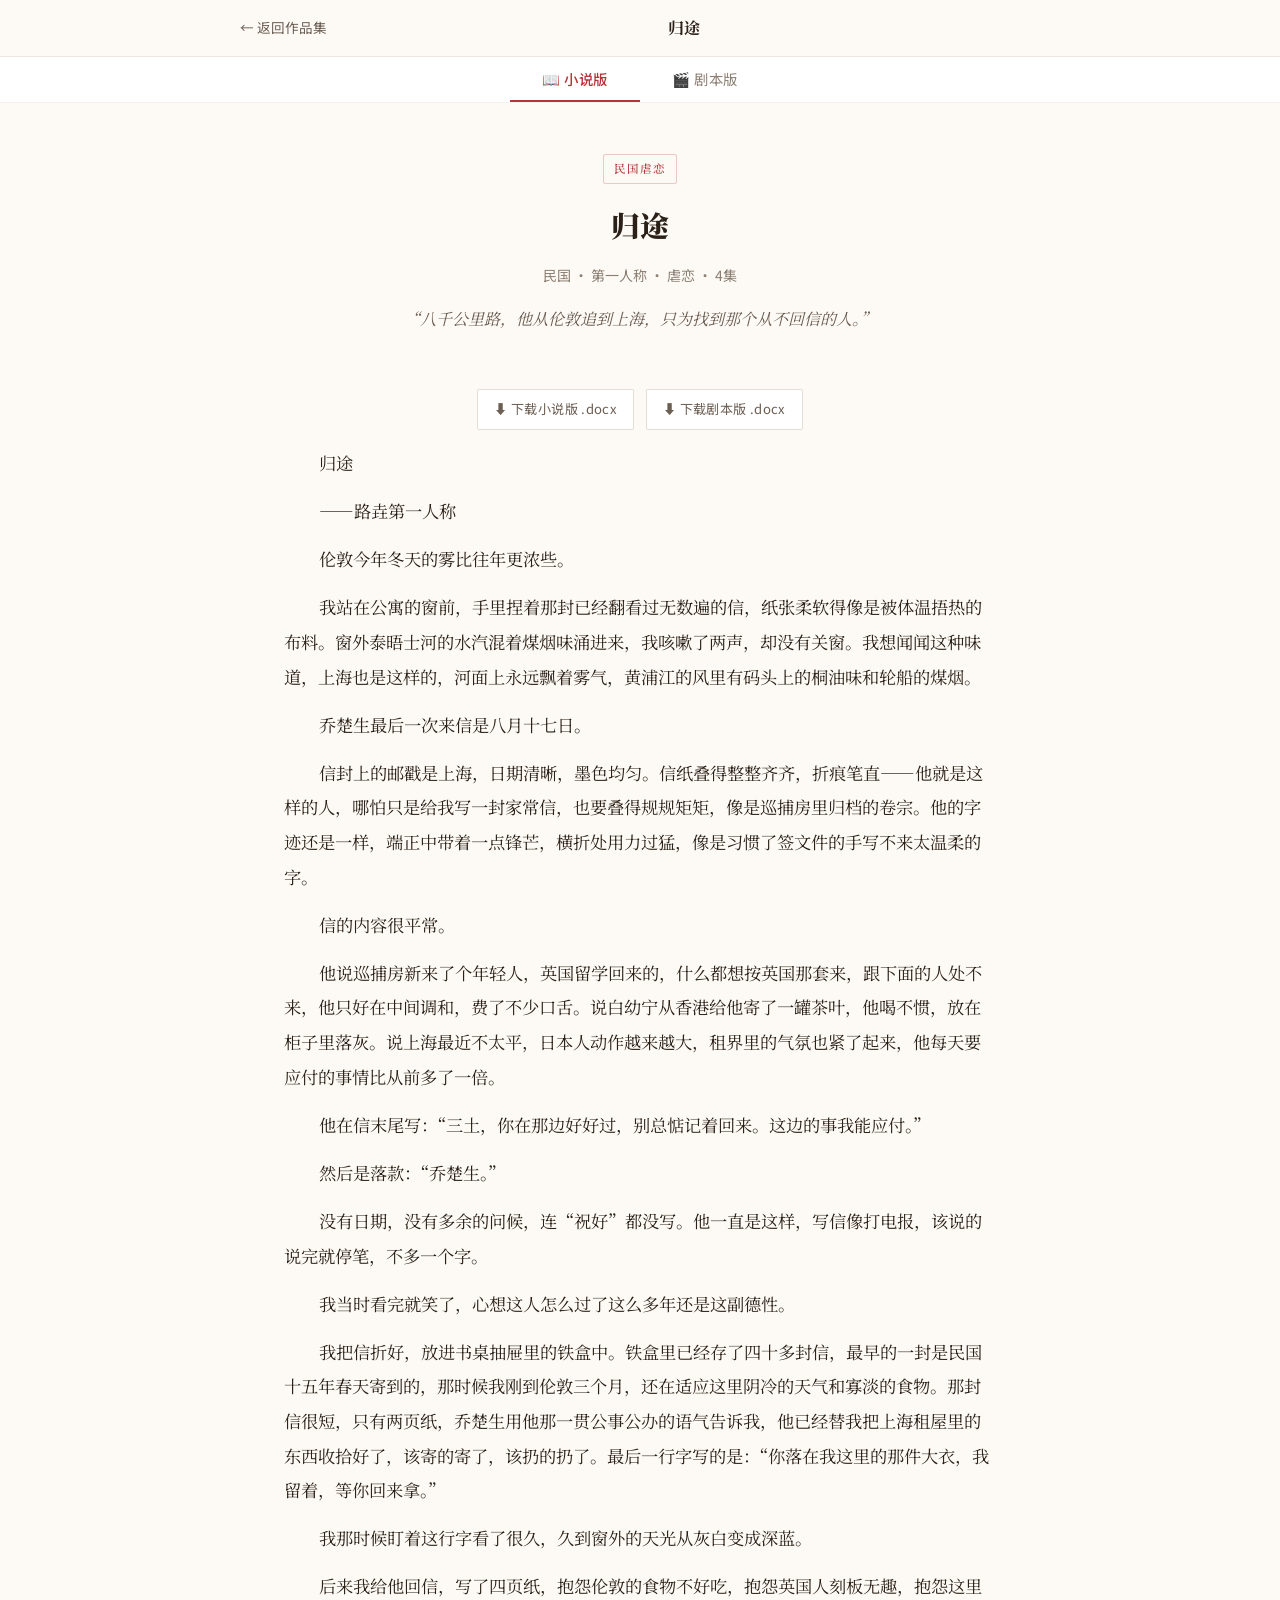
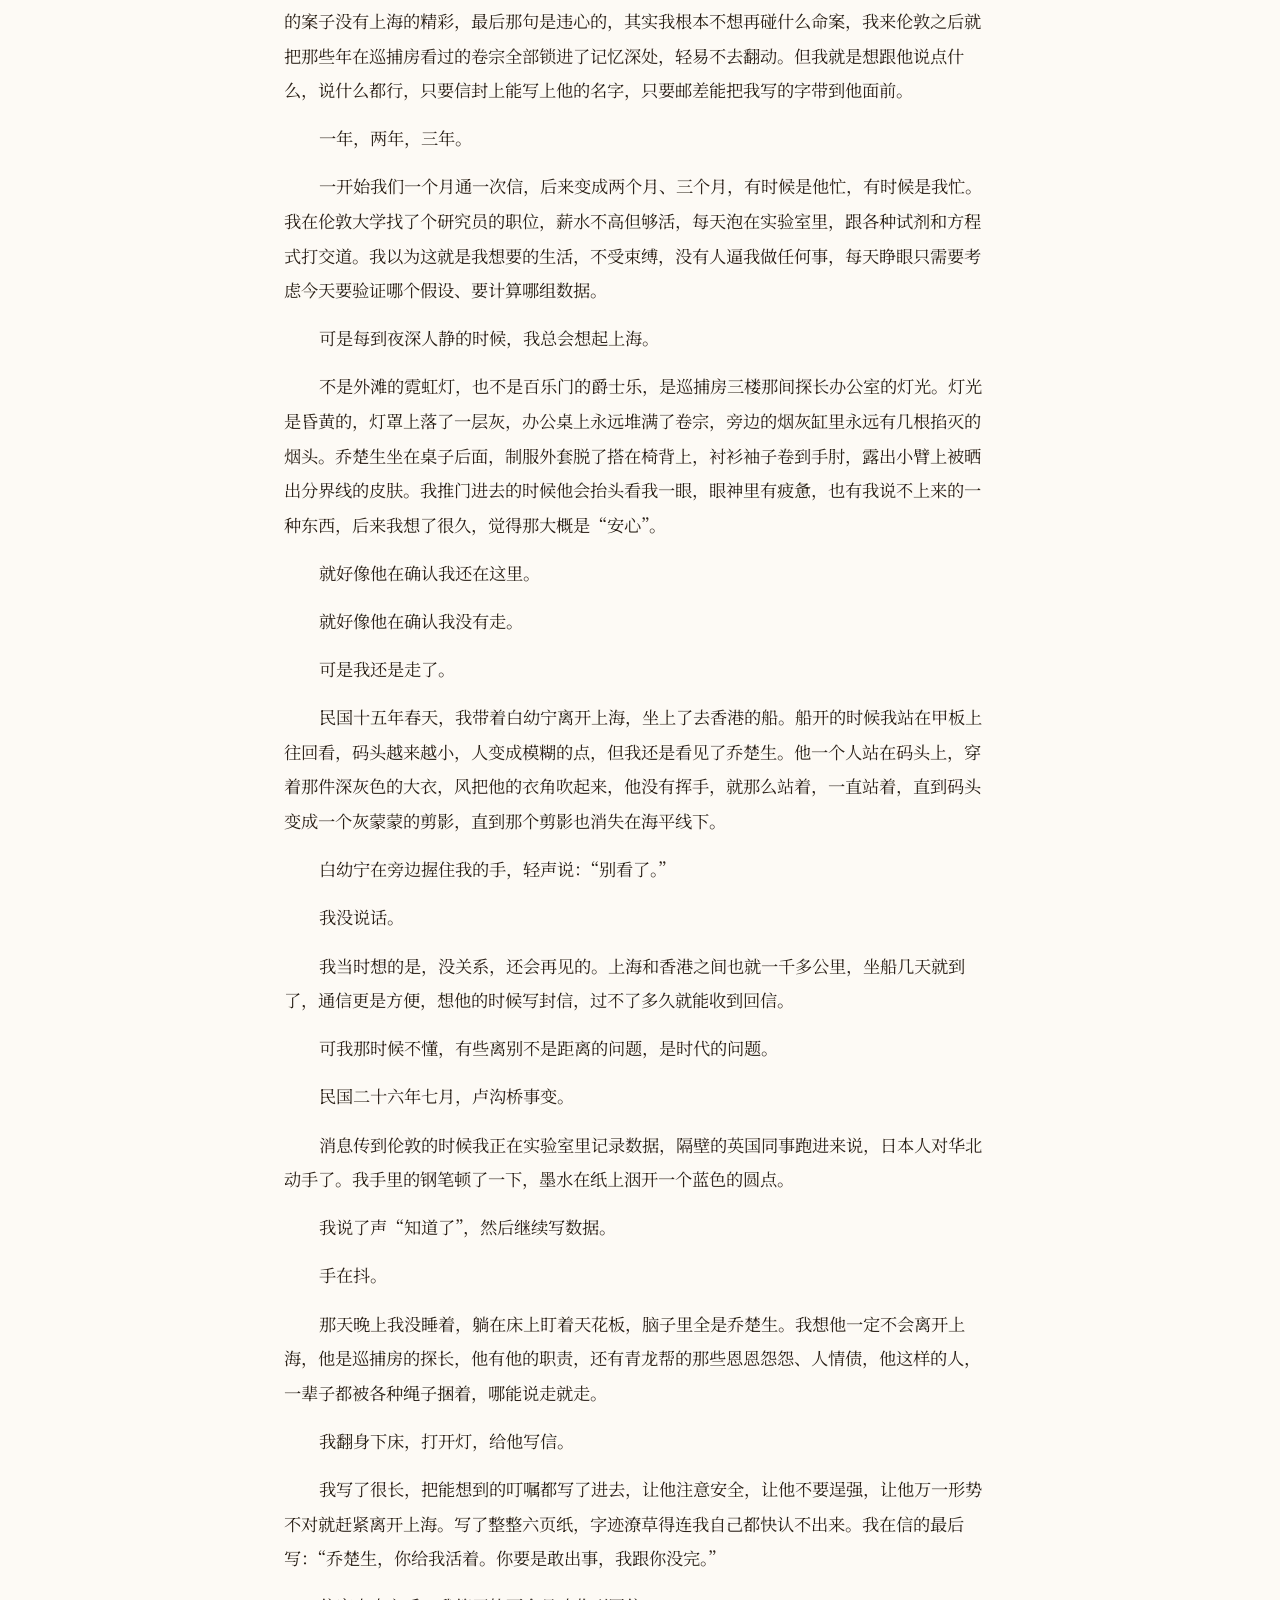
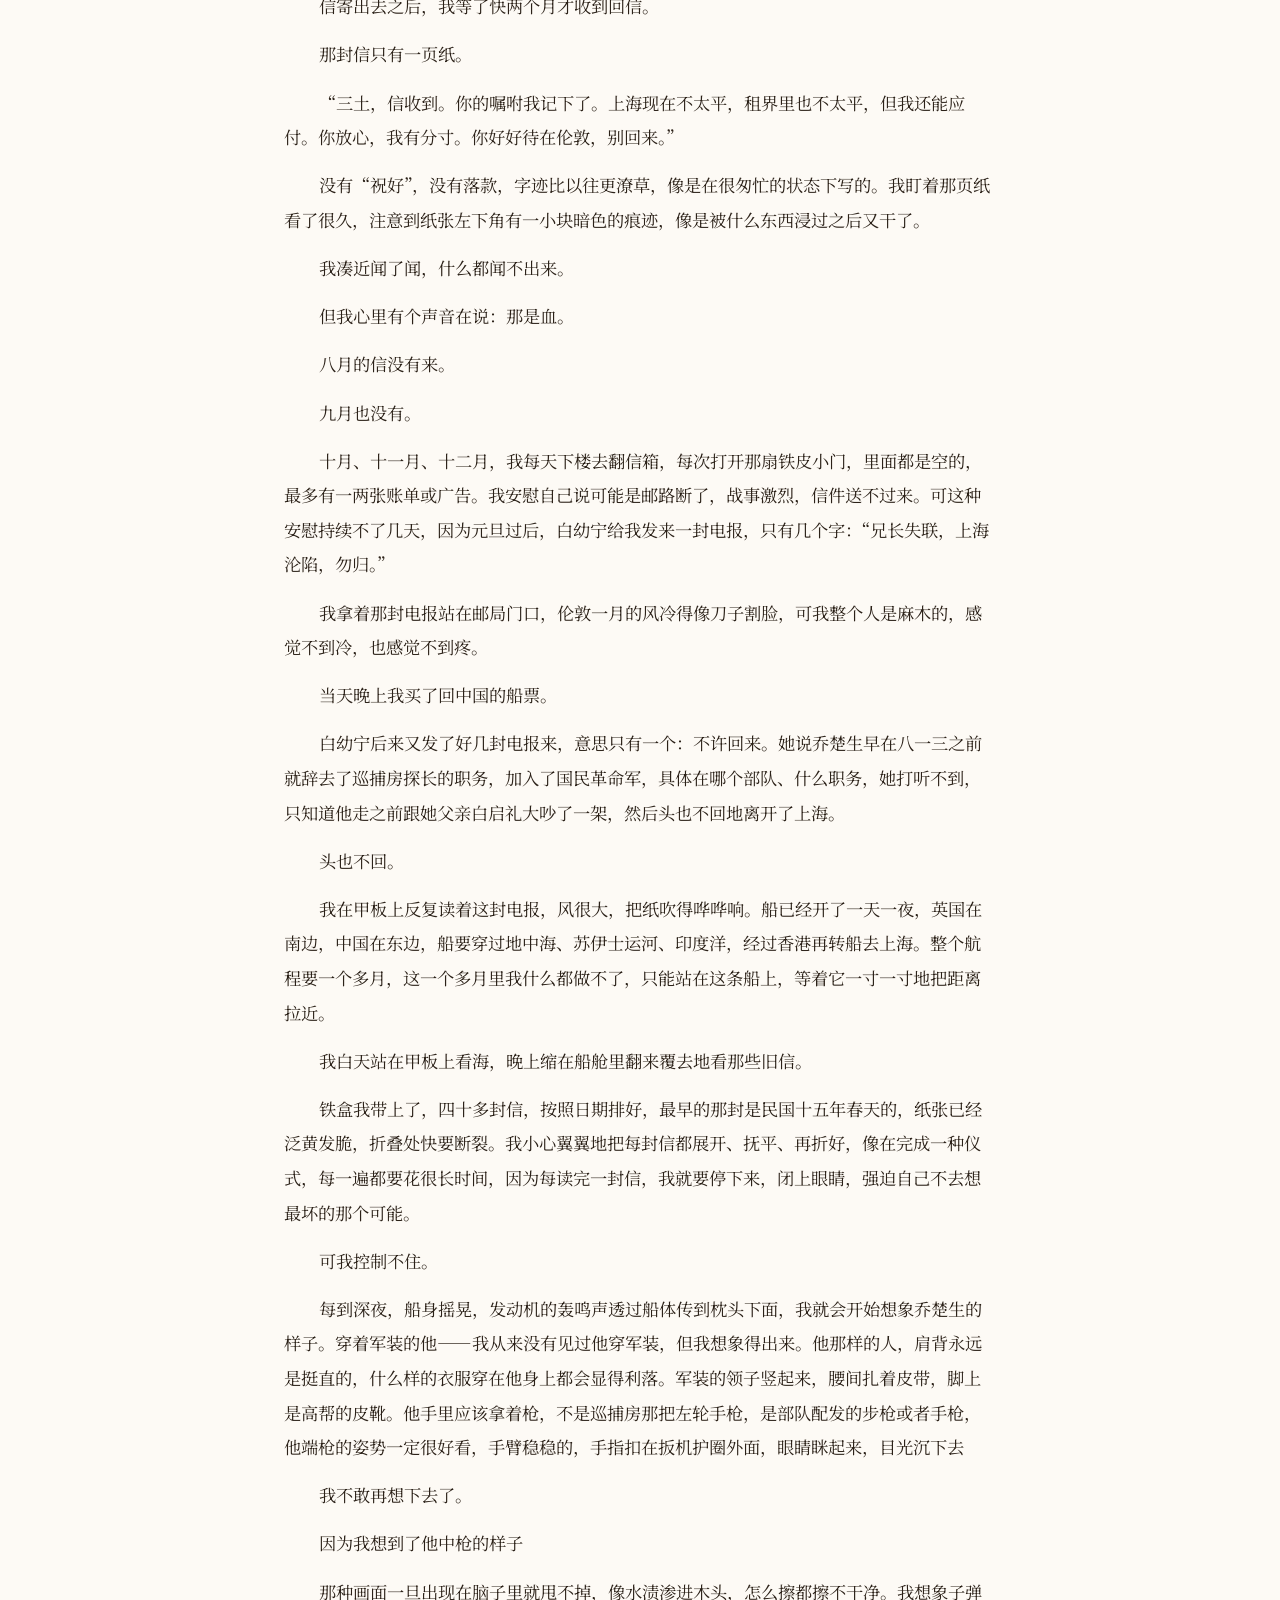
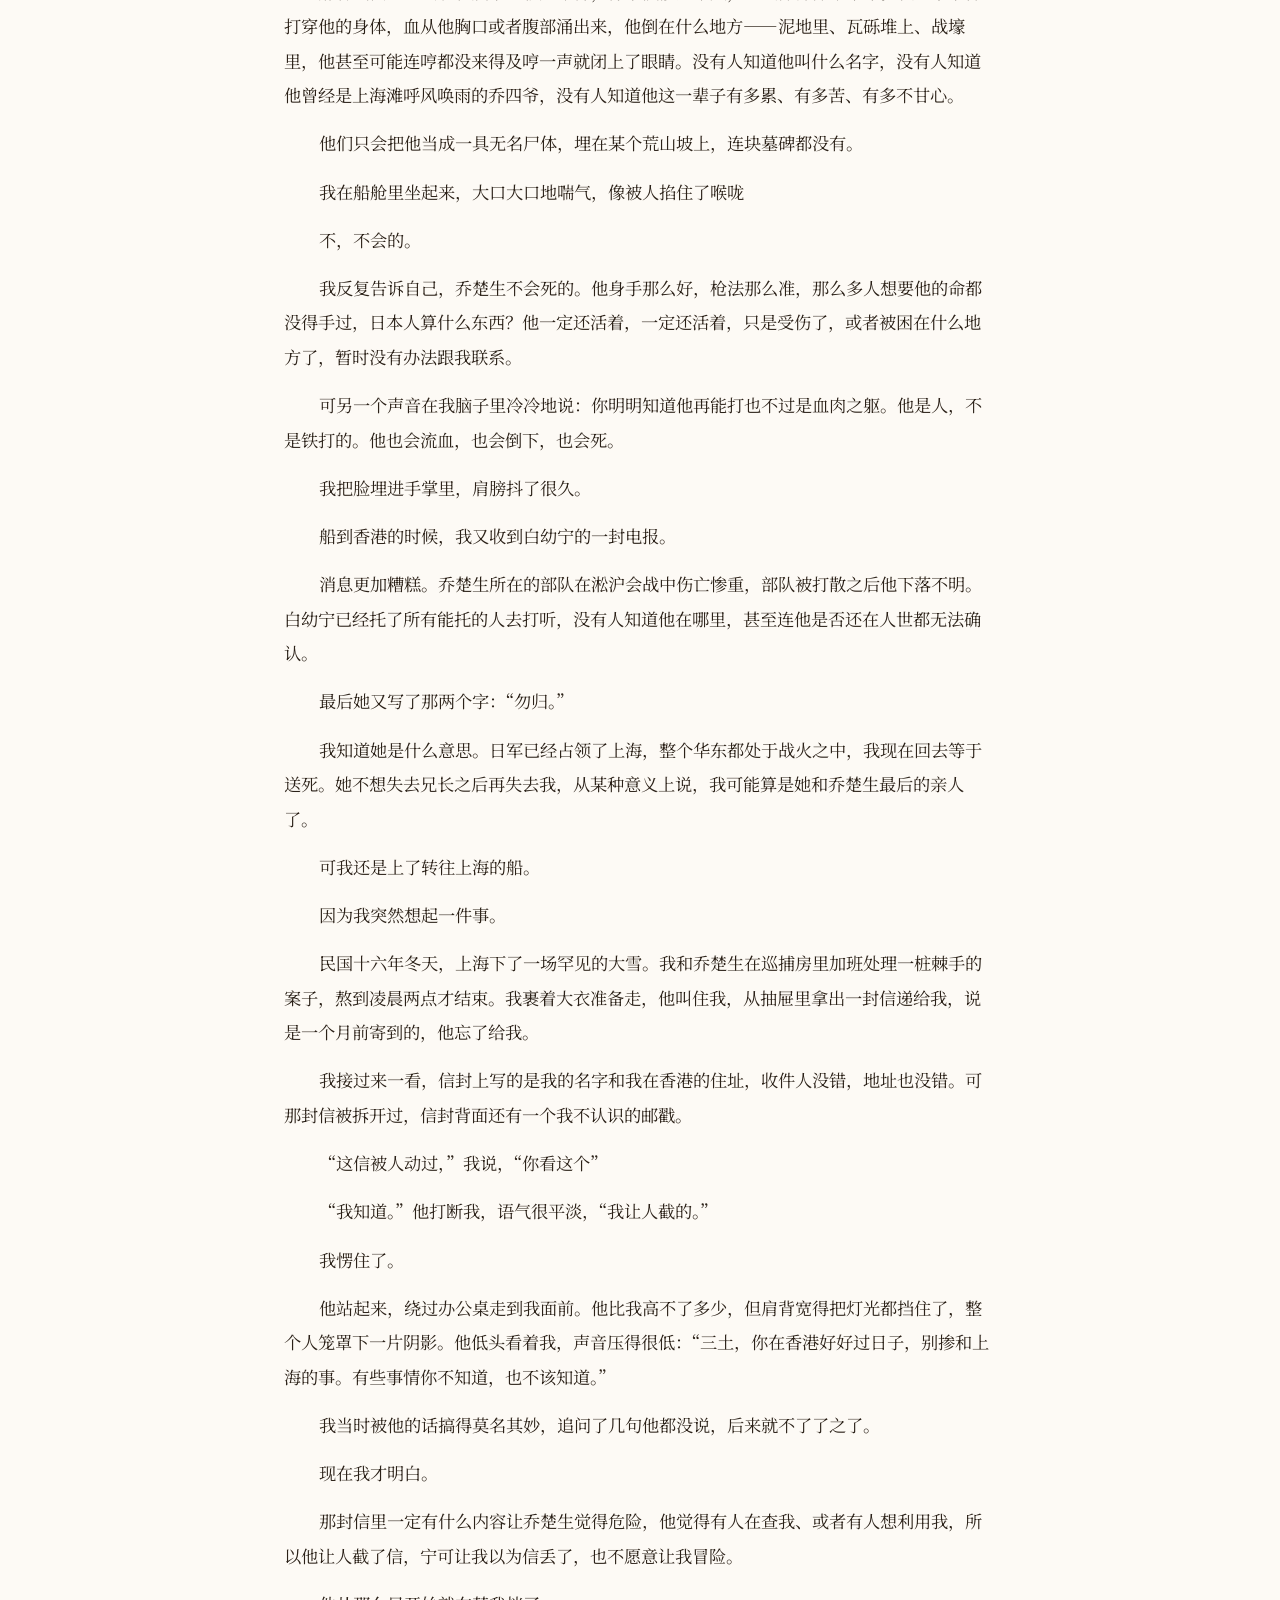
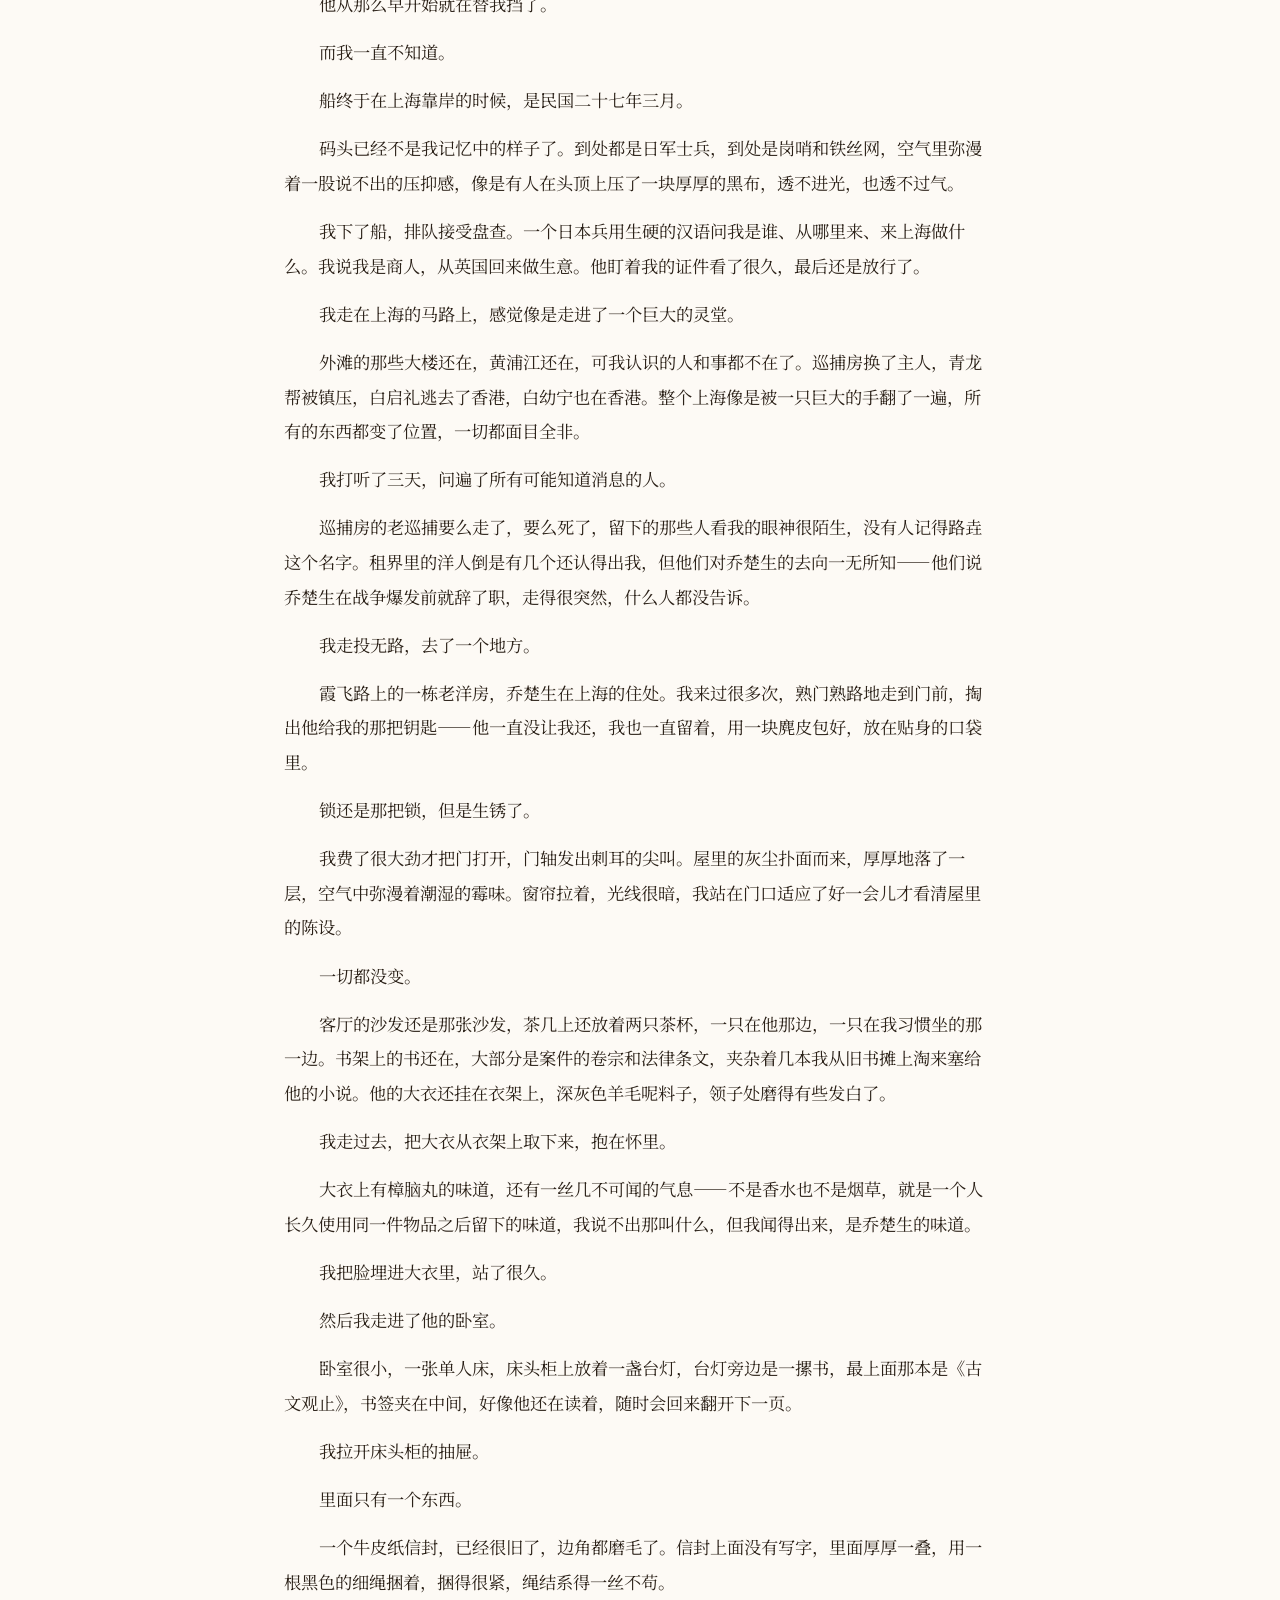
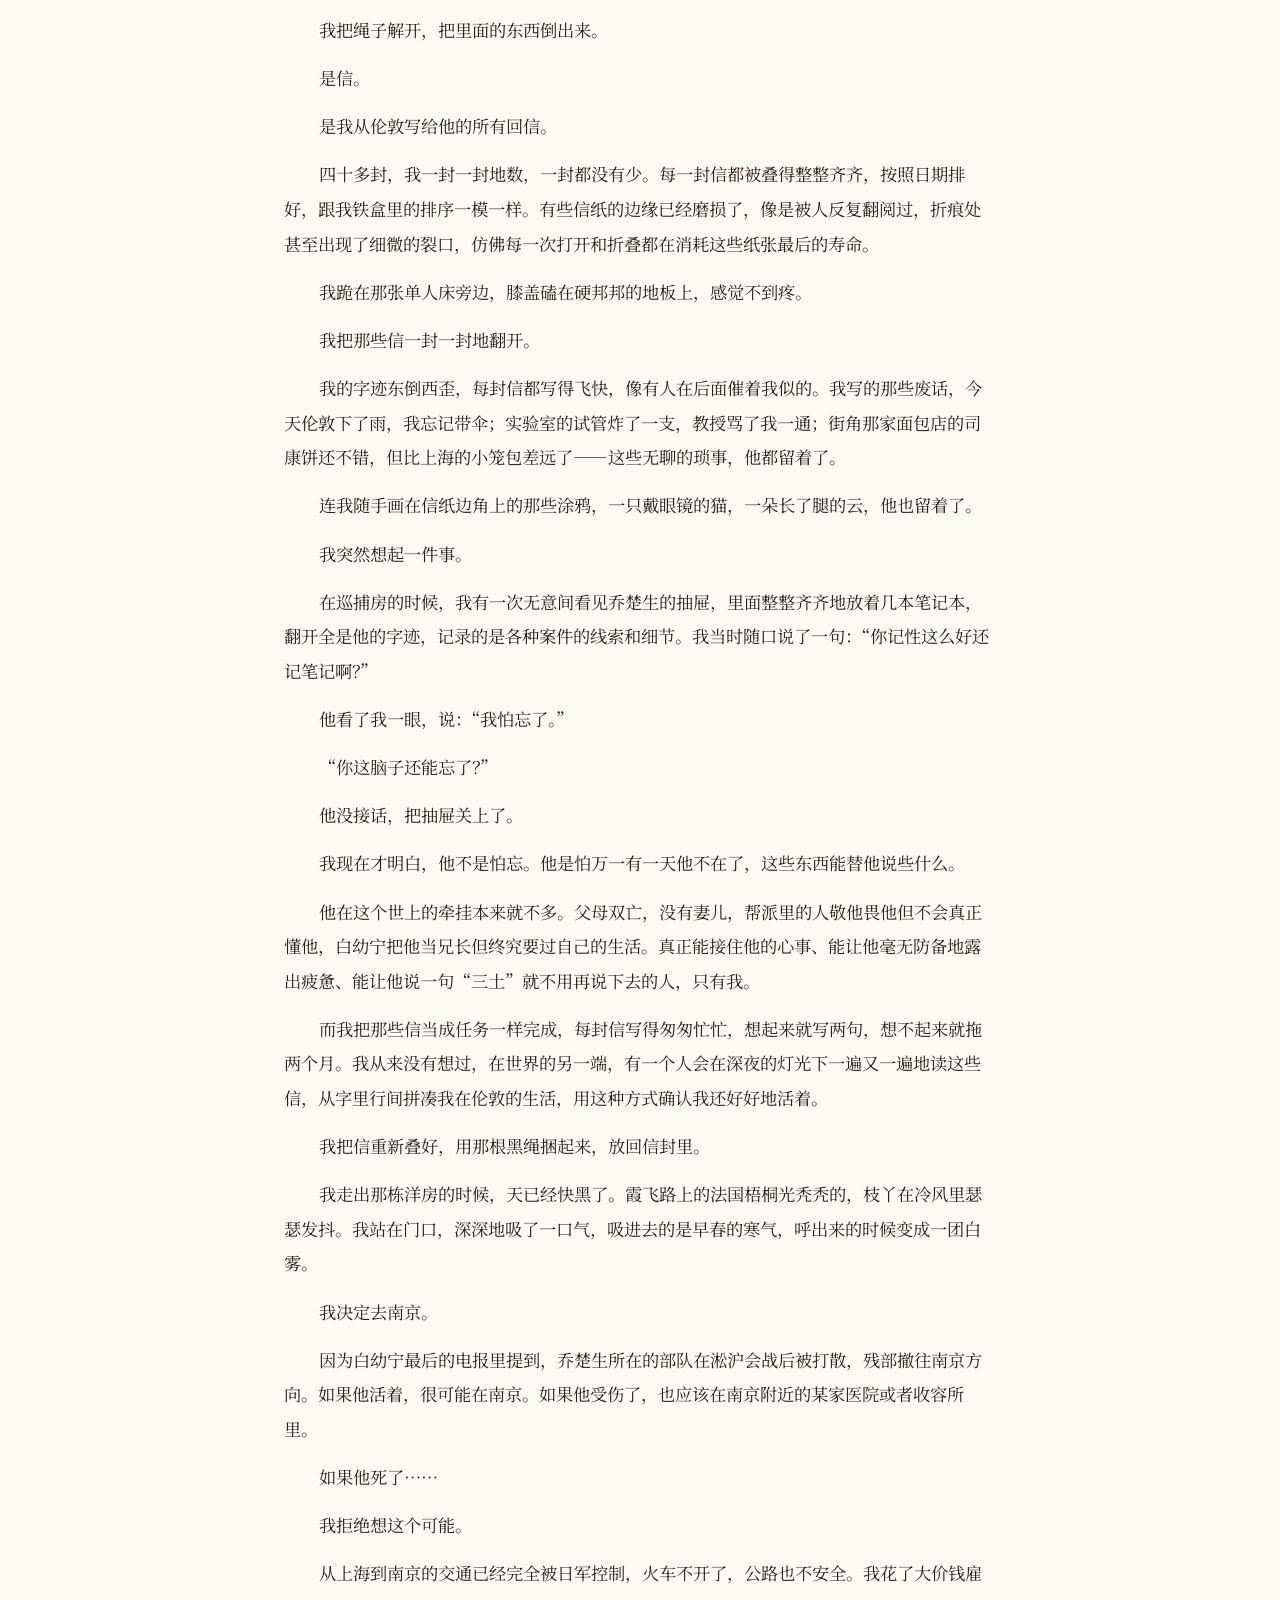
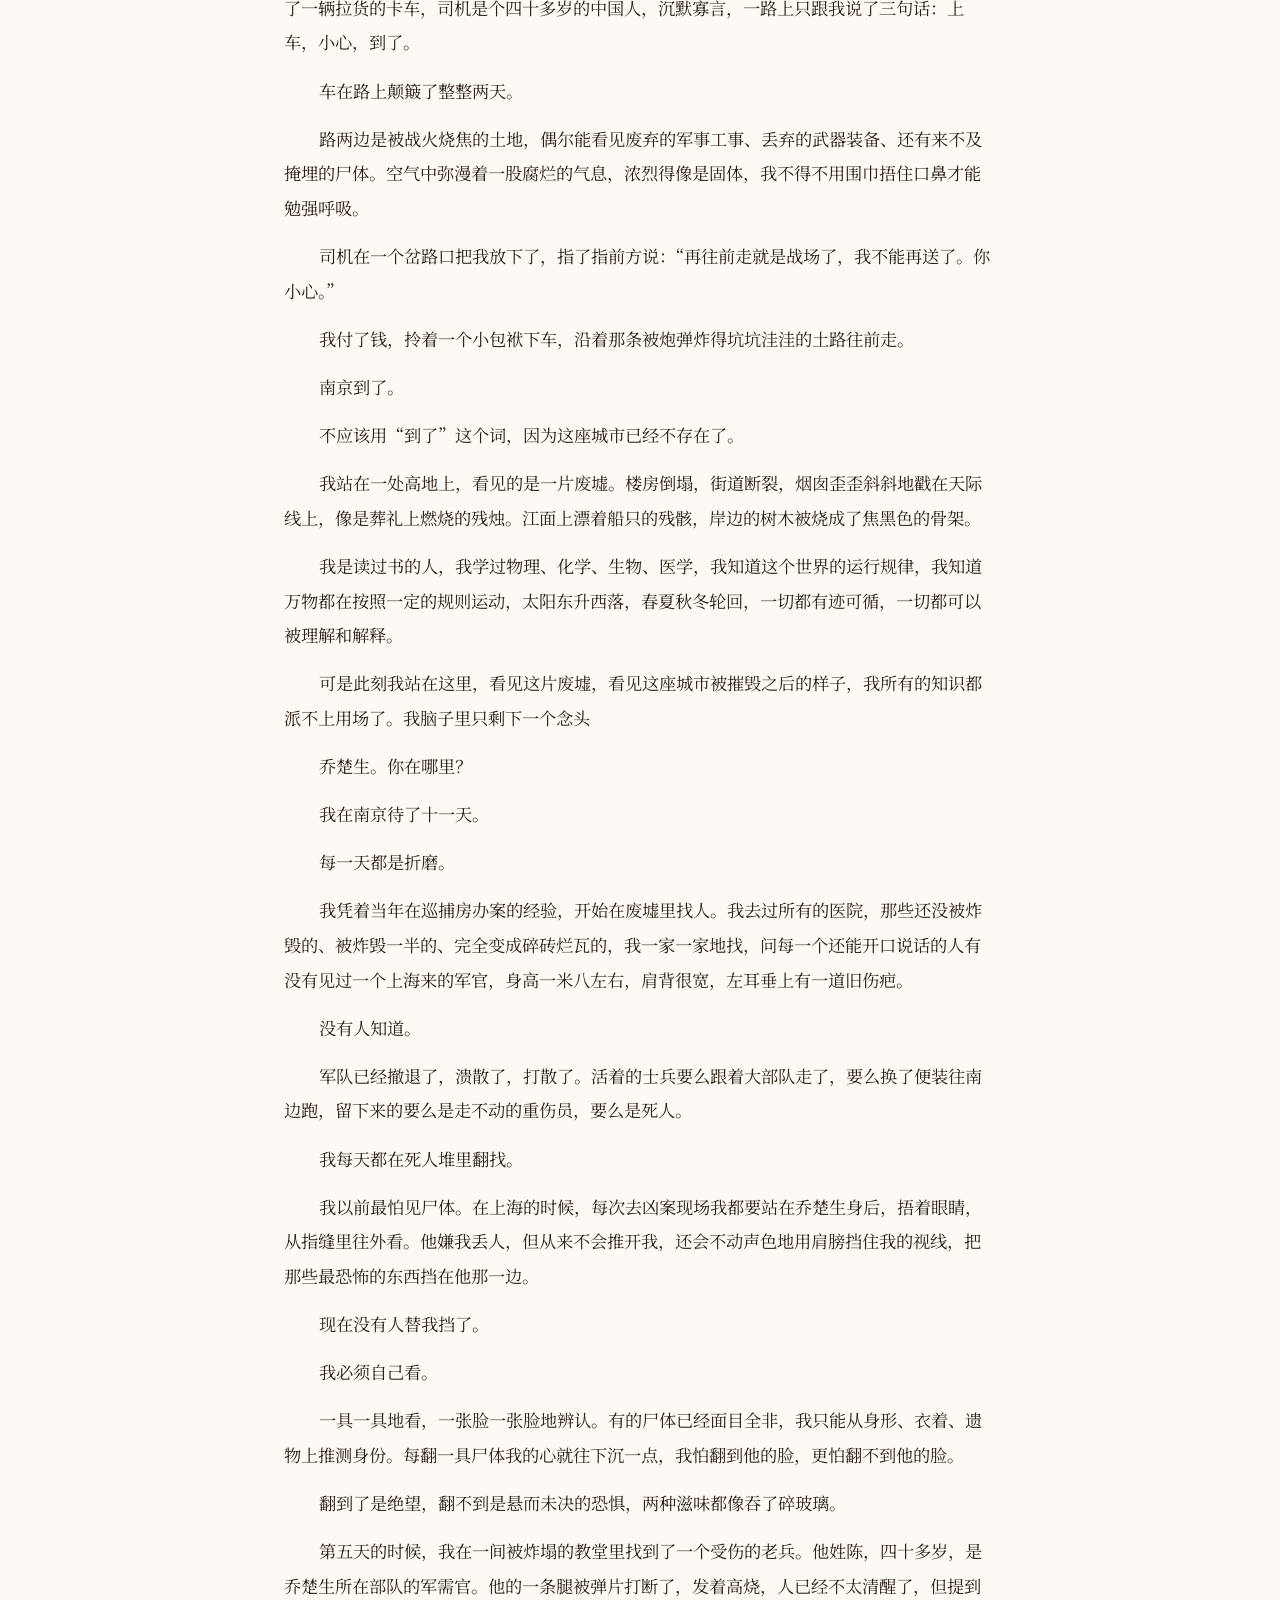
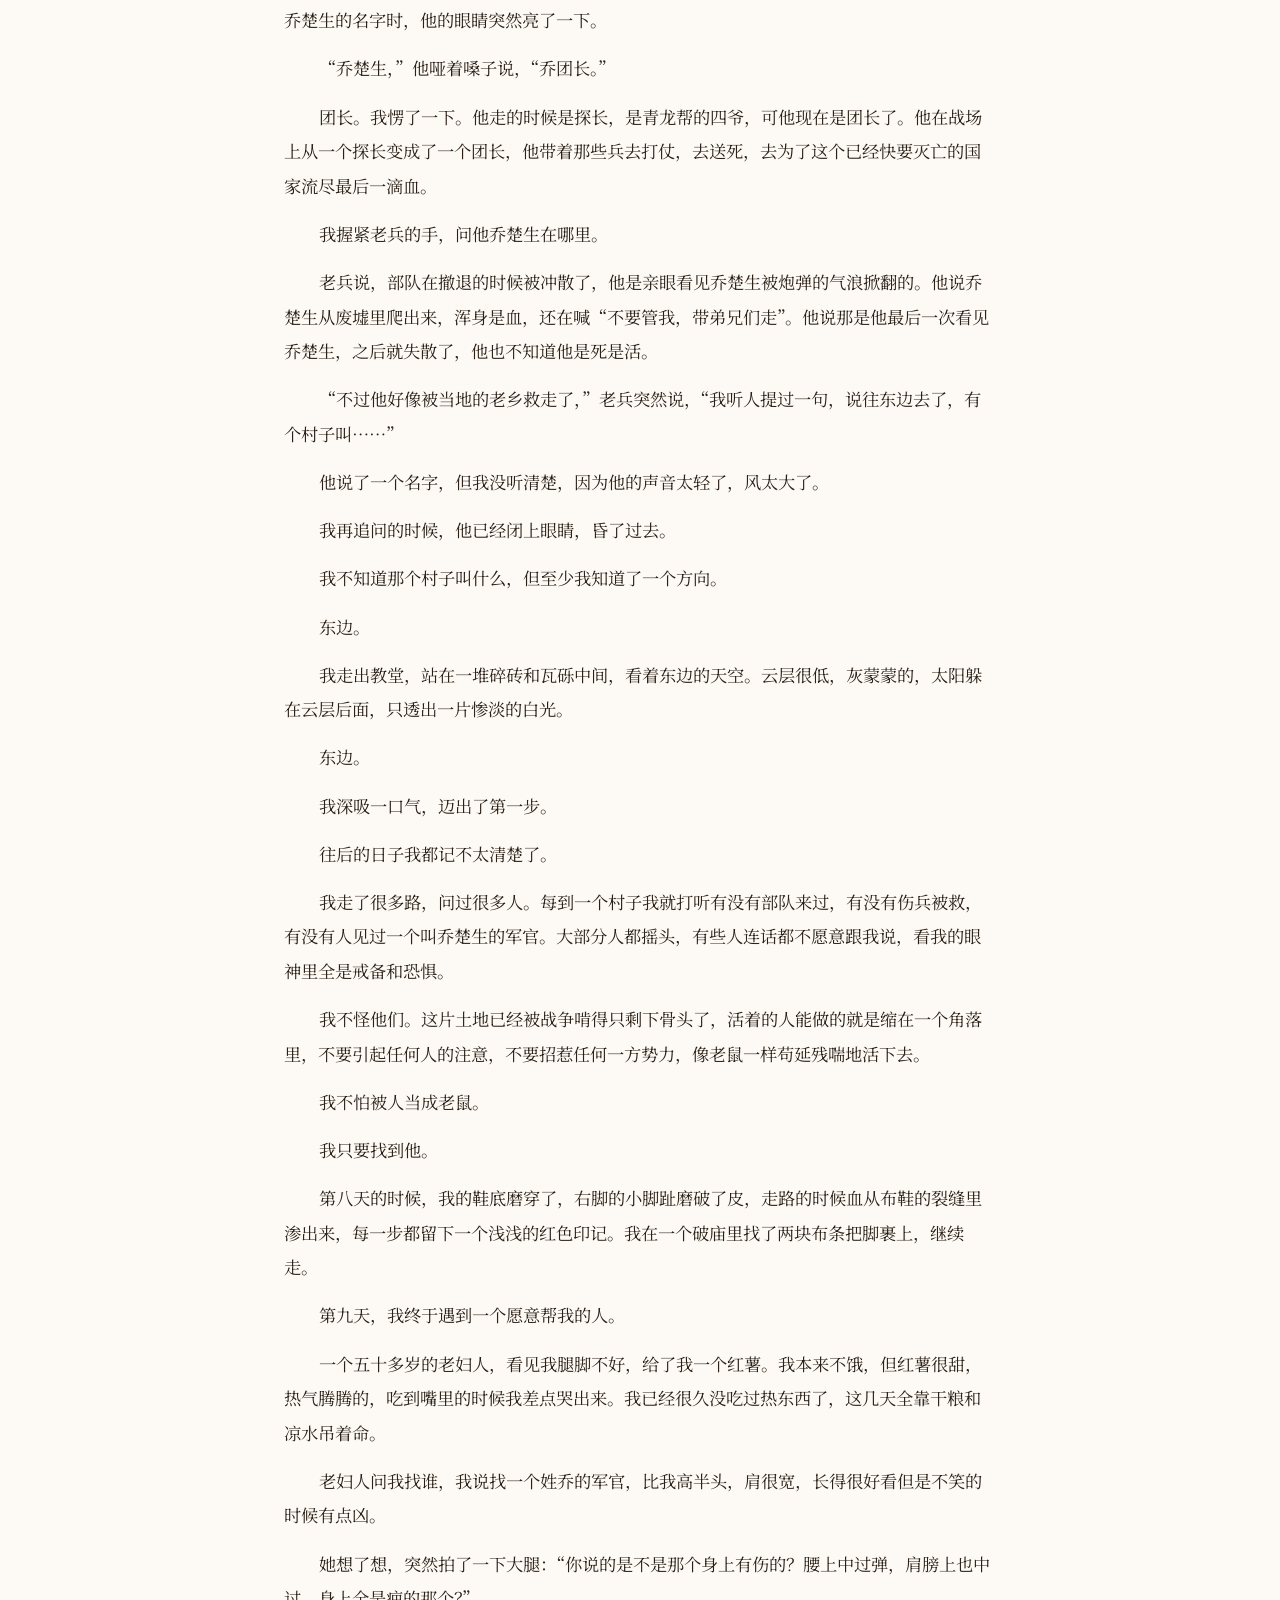
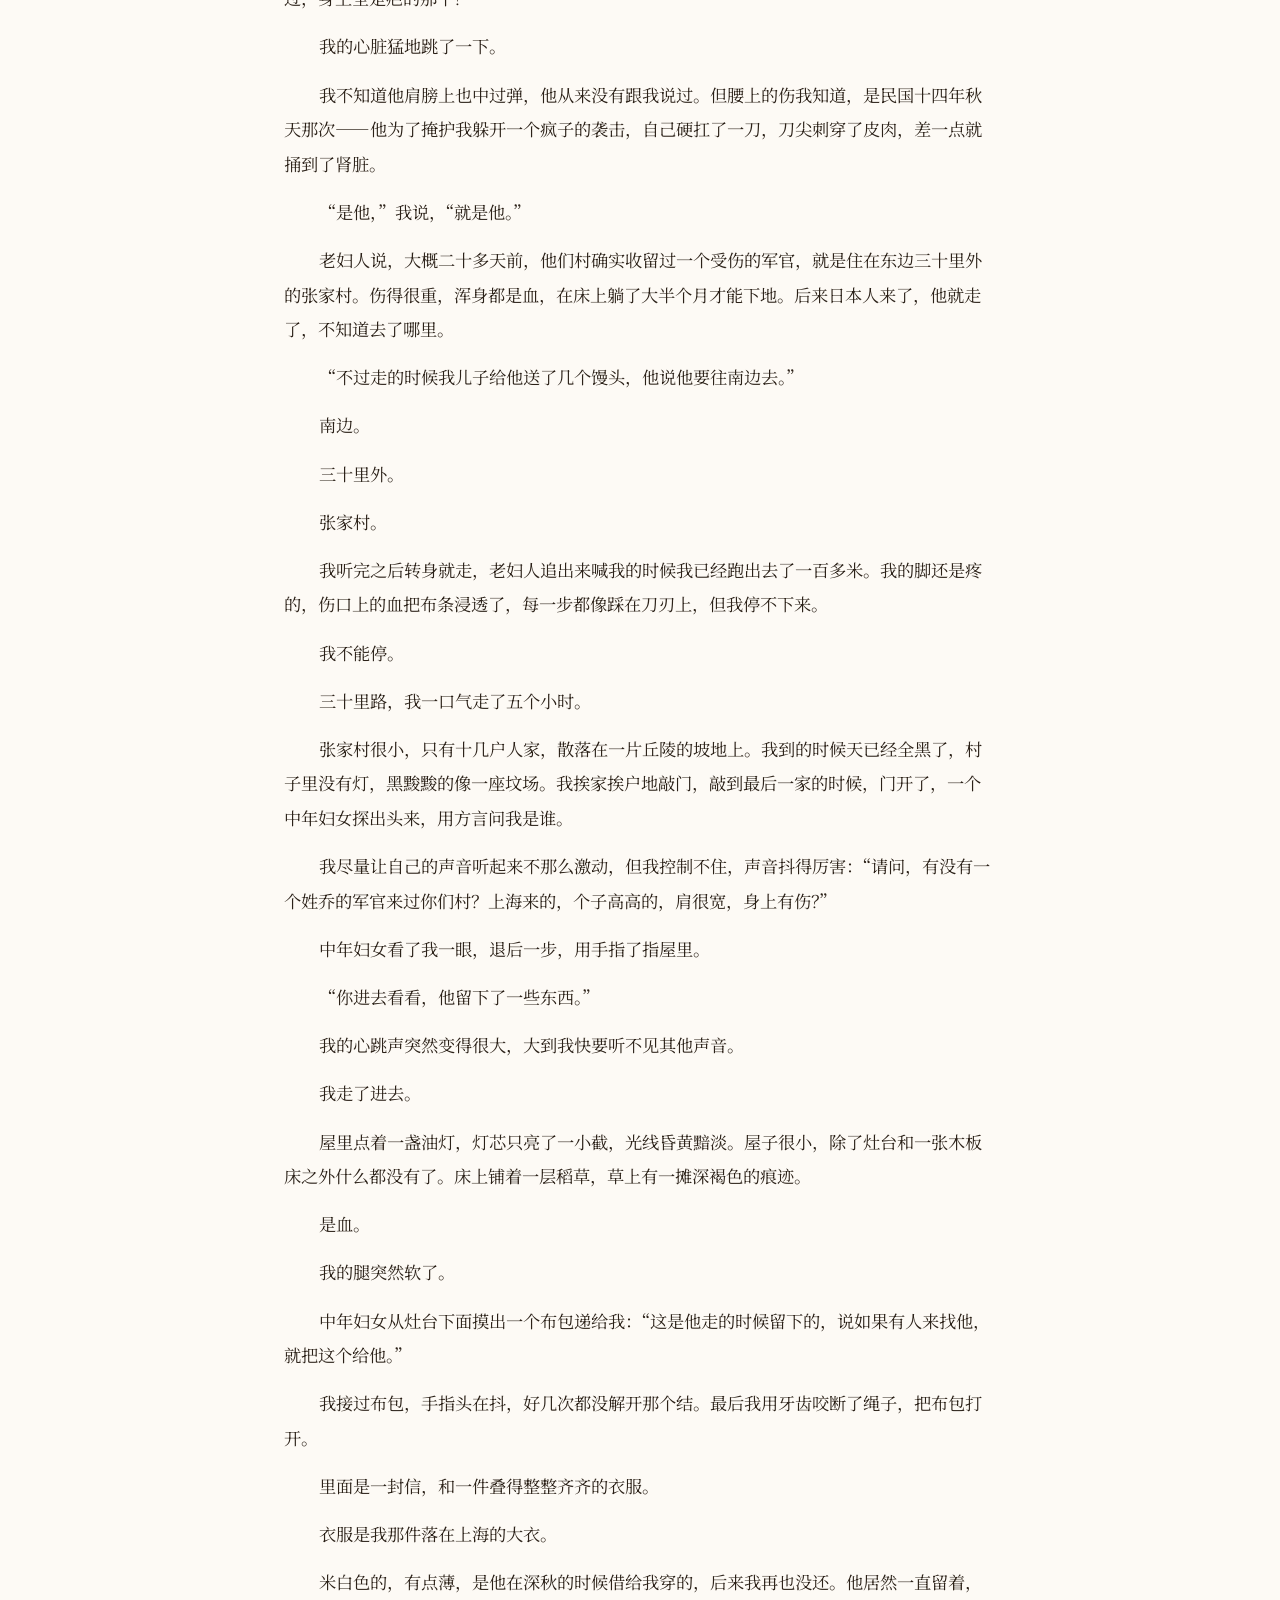
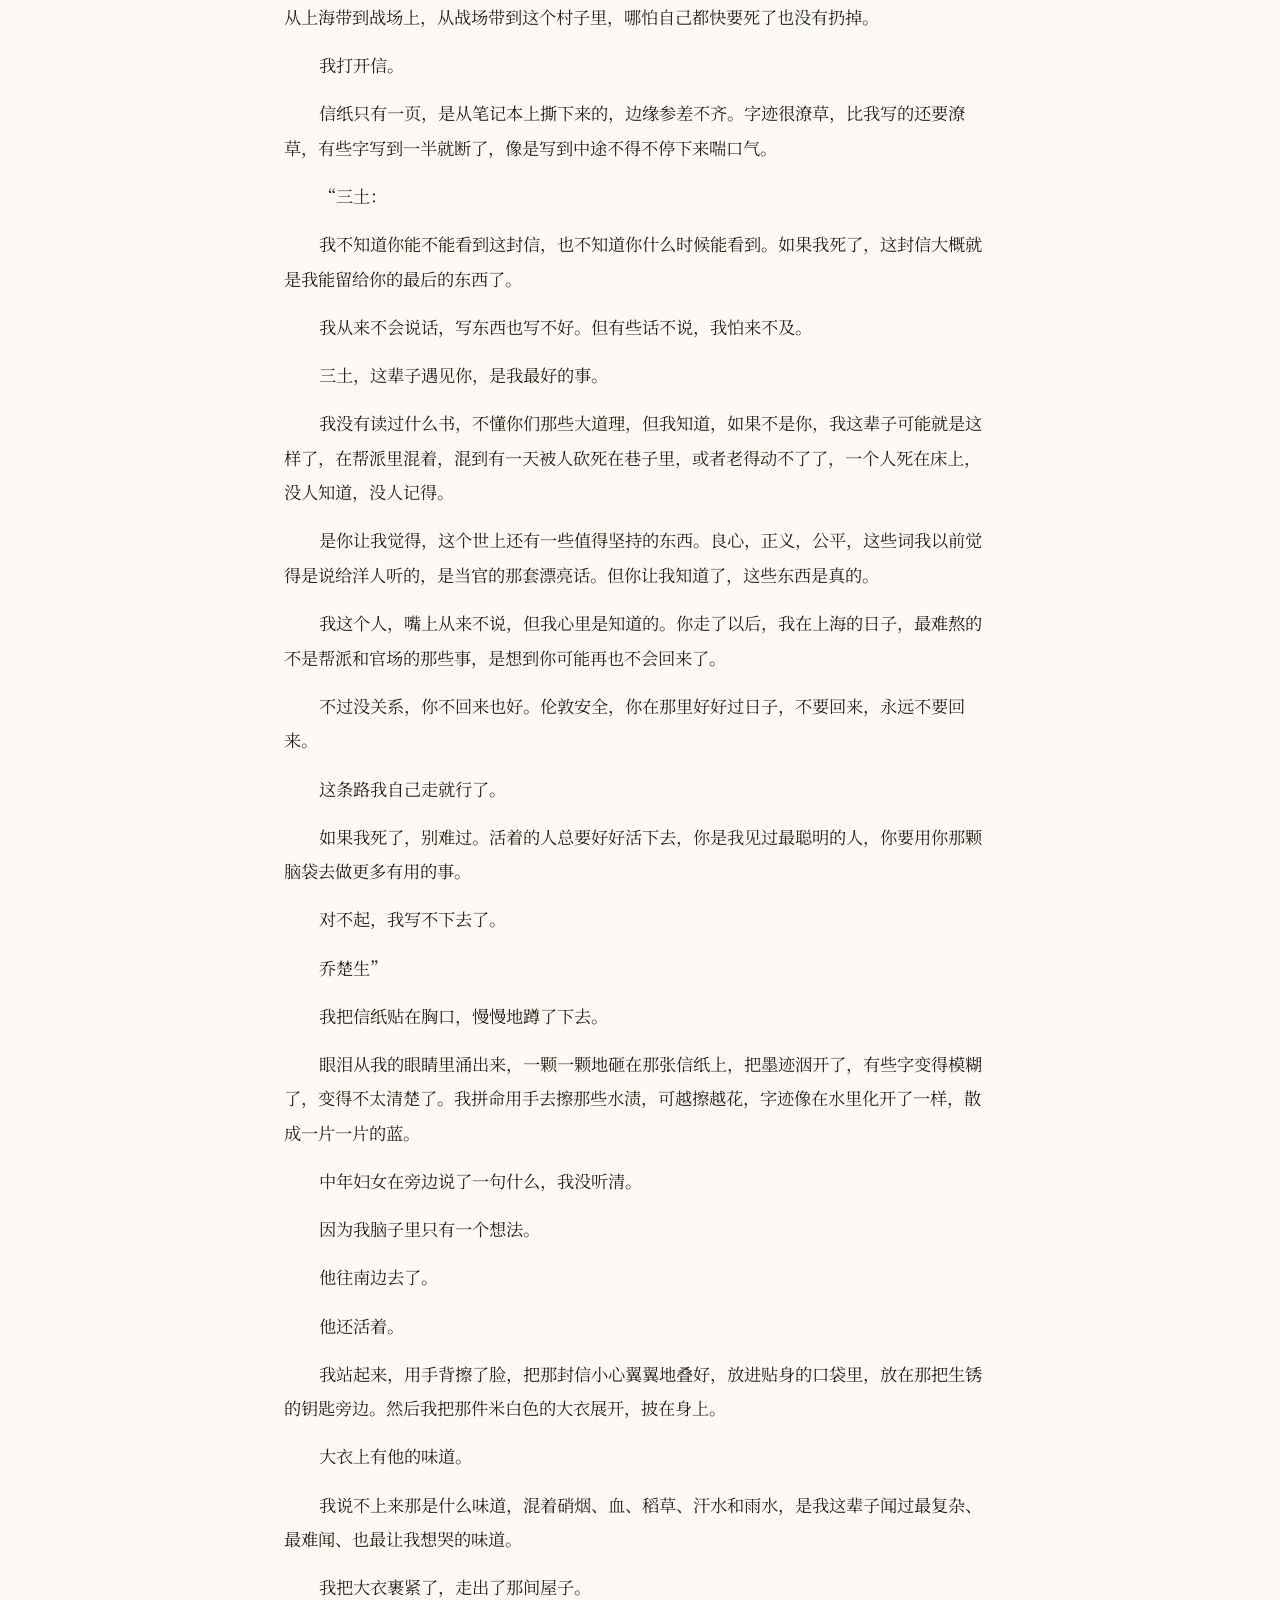
<file: read/guitu.html>
<!DOCTYPE html><html lang="zh-CN"><head>
<meta charset="UTF-8"><meta name="viewport" content="width=device-width,initial-scale=1.0">
<title>归途 - 茅酉愉作品集</title>
<link rel="preconnect" href="https://fonts.googleapis.com"><link rel="preconnect" href="https://fonts.gstatic.com" crossorigin>
<link href="https://fonts.googleapis.com/css2?family=Noto+Serif+SC:wght@400;600;700;900&family=Noto+Sans+SC:wght@300;400;500&display=swap" rel="stylesheet">
<style>
*,*::before,*::after{box-sizing:border-box;margin:0;padding:0}
body{font-family:'Noto Serif SC','PingFang SC','STSong',serif;background:#fdfaf5;color:#2b2118;line-height:2;-webkit-font-smoothing:antialiased}
.reader-header{position:sticky;top:0;z-index:50;background:rgba(253,250,245,0.92);backdrop-filter:blur(12px);border-bottom:1px solid rgba(180,160,140,0.2);padding:0 1.5rem}
.header-inner{max-width:800px;margin:0 auto;display:flex;align-items:center;justify-content:space-between;height:56px}
.back-link{text-decoration:none;color:#6b5e53;font-size:.85rem;font-family:'Noto Sans SC',sans-serif;transition:color .25s;white-space:nowrap}
.back-link:hover{color:#b5343a}
.work-title-sm{font-weight:700;font-size:1rem;white-space:nowrap;overflow:hidden;text-overflow:ellipsis}
.tab-bar{display:flex;border-bottom:1px solid rgba(180,160,140,0.15);background:#fff;position:sticky;top:56px;z-index:40;justify-content:center}
.tab-btn{padding:.7rem 2rem;border:none;background:none;font-family:'Noto Sans SC',sans-serif;font-size:.9rem;color:#8b7e72;cursor:pointer;border-bottom:2px solid transparent;transition:all .25s;letter-spacing:.04em}
.tab-btn:hover{color:#b5343a}
.tab-btn.active{color:#b5343a;border-bottom-color:#b5343a;font-weight:500}
.reading-container{max-width:760px;margin:0 auto;padding:3rem 1.5rem}
.reading-content{display:none}
.reading-content.active{display:block}
.reading-content.novel p{text-indent:2em;margin-bottom:.85rem;font-size:1.08rem;line-height:2}
.scene-ep{font-weight:900;font-size:1.3rem;color:#b5343a;margin-top:2.5rem;margin-bottom:1rem;text-align:center;letter-spacing:.08em}
.scene-marker{font-weight:700;font-size:.95rem;color:#2b2118;margin-top:1.8rem;margin-bottom:.6rem;padding-bottom:.4rem;border-bottom:1px dotted rgba(180,160,140,0.3)}
.script-action{font-size:.95rem;color:#4a3f35;margin-bottom:.45rem;padding-left:.5rem;line-height:1.8}
.script-char{font-weight:700;font-size:.95rem;color:#2b2118;margin-top:.7rem;margin-bottom:0}
.script-dialogue{font-size:.95rem;color:#2b2118;margin-bottom:.45rem;padding-left:1rem;line-height:1.8}
.script-vo{font-size:.95rem;color:#6b5e53;margin-bottom:.45rem;padding-left:.5rem;font-style:italic;line-height:1.8}
.script-fb{font-weight:700;font-size:.88rem;color:#8b4630;margin:1rem 0 .5rem;text-align:center;letter-spacing:.06em}
.script-sub{font-size:.9rem;color:#8b7e72;margin-top:1.5rem;text-align:center;font-style:italic;padding:1rem 0;border-top:1px solid rgba(180,160,140,0.15)}
.download-bar{display:flex;gap:.75rem;flex-wrap:wrap;padding:1rem 0;justify-content:center}
.download-btn{display:inline-flex;align-items:center;gap:.4em;padding:.5em 1.2em;border:1px solid rgba(180,160,140,0.35);border-radius:2px;text-decoration:none;color:#6b5e53;font-family:'Noto Sans SC',sans-serif;font-size:.82rem;transition:all .25s;background:#fff;letter-spacing:.03em}
.download-btn:hover{background:rgba(181,52,58,0.04);border-color:#b5343a;color:#b5343a}
.work-info-header{text-align:center;margin-bottom:2.5rem}
.work-info-header .badge{display:inline-block;font-size:.72rem;font-weight:500;letter-spacing:.1em;color:#b5343a;border:1px solid rgba(181,52,58,0.25);padding:.2em .8em;border-radius:2px;margin-bottom:.75rem}
.work-info-header h2{font-size:1.8rem;font-weight:900;margin-bottom:.5rem}
.work-info-header .meta{font-size:.88rem;color:#8b7e72;font-family:'Noto Sans SC',sans-serif}
.work-info-header .hook{font-size:1rem;color:#6b5e53;margin-top:1rem;font-style:italic;line-height:1.7}
.reader-footer{text-align:center;padding:3rem 1.5rem;border-top:1px solid rgba(180,160,140,0.1);margin-top:2rem}
@media(max-width:600px){.reading-container{padding:2rem .8rem}.tab-btn{padding:.6rem 1rem;font-size:.82rem}.work-info-header h2{font-size:1.4rem}}</style></head><body>
<div class="reader-header"><div class="header-inner"><a href="../index.html#works" class="back-link">&#8592; 返回作品集</a><span class="work-title-sm">归途</span><div></div></div></div>
<div class="tab-bar"><button class="tab-btn active" onclick="switchTab(&quot;novel&quot;)">&#128214; 小说版</button><button class="tab-btn" onclick="switchTab(&quot;script&quot;)">&#127916; 剧本版</button></div>
<div class="reading-container">
<div class="work-info-header"><div class="badge">民国虐恋</div><h2>归途</h2><div class="meta">民国 · 第一人称 · 虐恋 · 4集</div><div class="hook">&ldquo;八千公里路，他从伦敦追到上海，只为找到那个从不回信的人。&rdquo;</div></div>
<div class="download-bar"><a class="download-btn" href="../downloads/归途-小说版.docx" download>&#11015; 下载小说版 .docx</a><a class="download-btn" href="../downloads/归途-剧本版.docx" download>&#11015; 下载剧本版 .docx</a></div>
<div class="reading-content novel active" id="content-novel">
<p>归途</p>
<p>——路垚第一人称</p>
<p>伦敦今年冬天的雾比往年更浓些。</p>
<p>我站在公寓的窗前，手里捏着那封已经翻看过无数遍的信，纸张柔软得像是被体温捂热的布料。窗外泰晤士河的水汽混着煤烟味涌进来，我咳嗽了两声，却没有关窗。我想闻闻这种味道，上海也是这样的，河面上永远飘着雾气，黄浦江的风里有码头上的桐油味和轮船的煤烟。</p>
<p>乔楚生最后一次来信是八月十七日。</p>
<p>信封上的邮戳是上海，日期清晰，墨色均匀。信纸叠得整整齐齐，折痕笔直——他就是这样的人，哪怕只是给我写一封家常信，也要叠得规规矩矩，像是巡捕房里归档的卷宗。他的字迹还是一样，端正中带着一点锋芒，横折处用力过猛，像是习惯了签文件的手写不来太温柔的字。</p>
<p>信的内容很平常。</p>
<p>他说巡捕房新来了个年轻人，英国留学回来的，什么都想按英国那套来，跟下面的人处不来，他只好在中间调和，费了不少口舌。说白幼宁从香港给他寄了一罐茶叶，他喝不惯，放在柜子里落灰。说上海最近不太平，日本人动作越来越大，租界里的气氛也紧了起来，他每天要应付的事情比从前多了一倍。</p>
<p>他在信末尾写：“三土，你在那边好好过，别总惦记着回来。这边的事我能应付。”</p>
<p>然后是落款：“乔楚生。”</p>
<p>没有日期，没有多余的问候，连“祝好”都没写。他一直是这样，写信像打电报，该说的说完就停笔，不多一个字。</p>
<p>我当时看完就笑了，心想这人怎么过了这么多年还是这副德性。</p>
<p>我把信折好，放进书桌抽屉里的铁盒中。铁盒里已经存了四十多封信，最早的一封是民国十五年春天寄到的，那时候我刚到伦敦三个月，还在适应这里阴冷的天气和寡淡的食物。那封信很短，只有两页纸，乔楚生用他那一贯公事公办的语气告诉我，他已经替我把上海租屋里的东西收拾好了，该寄的寄了，该扔的扔了。最后一行字写的是：“你落在我这里的那件大衣，我留着，等你回来拿。”</p>
<p>我那时候盯着这行字看了很久，久到窗外的天光从灰白变成深蓝。</p>
<p>后来我给他回信，写了四页纸，抱怨伦敦的食物不好吃，抱怨英国人刻板无趣，抱怨这里的案子没有上海的精彩，最后那句是违心的，其实我根本不想再碰什么命案，我来伦敦之后就把那些年在巡捕房看过的卷宗全部锁进了记忆深处，轻易不去翻动。但我就是想跟他说点什么，说什么都行，只要信封上能写上他的名字，只要邮差能把我写的字带到他面前。</p>
<p>一年，两年，三年。</p>
<p>一开始我们一个月通一次信，后来变成两个月、三个月，有时候是他忙，有时候是我忙。我在伦敦大学找了个研究员的职位，薪水不高但够活，每天泡在实验室里，跟各种试剂和方程式打交道。我以为这就是我想要的生活，不受束缚，没有人逼我做任何事，每天睁眼只需要考虑今天要验证哪个假设、要计算哪组数据。</p>
<p>可是每到夜深人静的时候，我总会想起上海。</p>
<p>不是外滩的霓虹灯，也不是百乐门的爵士乐，是巡捕房三楼那间探长办公室的灯光。灯光是昏黄的，灯罩上落了一层灰，办公桌上永远堆满了卷宗，旁边的烟灰缸里永远有几根掐灭的烟头。乔楚生坐在桌子后面，制服外套脱了搭在椅背上，衬衫袖子卷到手肘，露出小臂上被晒出分界线的皮肤。我推门进去的时候他会抬头看我一眼，眼神里有疲惫，也有我说不上来的一种东西，后来我想了很久，觉得那大概是“安心”。</p>
<p>就好像他在确认我还在这里。</p>
<p>就好像他在确认我没有走。</p>
<p>可是我还是走了。</p>
<p>民国十五年春天，我带着白幼宁离开上海，坐上了去香港的船。船开的时候我站在甲板上往回看，码头越来越小，人变成模糊的点，但我还是看见了乔楚生。他一个人站在码头上，穿着那件深灰色的大衣，风把他的衣角吹起来，他没有挥手，就那么站着，一直站着，直到码头变成一个灰蒙蒙的剪影，直到那个剪影也消失在海平线下。</p>
<p>白幼宁在旁边握住我的手，轻声说：“别看了。”</p>
<p>我没说话。</p>
<p>我当时想的是，没关系，还会再见的。上海和香港之间也就一千多公里，坐船几天就到了，通信更是方便，想他的时候写封信，过不了多久就能收到回信。</p>
<p>可我那时候不懂，有些离别不是距离的问题，是时代的问题。</p>
<p>民国二十六年七月，卢沟桥事变。</p>
<p>消息传到伦敦的时候我正在实验室里记录数据，隔壁的英国同事跑进来说，日本人对华北动手了。我手里的钢笔顿了一下，墨水在纸上洇开一个蓝色的圆点。</p>
<p>我说了声“知道了”，然后继续写数据。</p>
<p>手在抖。</p>
<p>那天晚上我没睡着，躺在床上盯着天花板，脑子里全是乔楚生。我想他一定不会离开上海，他是巡捕房的探长，他有他的职责，还有青龙帮的那些恩恩怨怨、人情债，他这样的人，一辈子都被各种绳子捆着，哪能说走就走。</p>
<p>我翻身下床，打开灯，给他写信。</p>
<p>我写了很长，把能想到的叮嘱都写了进去，让他注意安全，让他不要逞强，让他万一形势不对就赶紧离开上海。写了整整六页纸，字迹潦草得连我自己都快认不出来。我在信的最后写：“乔楚生，你给我活着。你要是敢出事，我跟你没完。”</p>
<p>信寄出去之后，我等了快两个月才收到回信。</p>
<p>那封信只有一页纸。</p>
<p>“三土，信收到。你的嘱咐我记下了。上海现在不太平，租界里也不太平，但我还能应付。你放心，我有分寸。你好好待在伦敦，别回来。”</p>
<p>没有“祝好”，没有落款，字迹比以往更潦草，像是在很匆忙的状态下写的。我盯着那页纸看了很久，注意到纸张左下角有一小块暗色的痕迹，像是被什么东西浸过之后又干了。</p>
<p>我凑近闻了闻，什么都闻不出来。</p>
<p>但我心里有个声音在说：那是血。</p>
<p>八月的信没有来。</p>
<p>九月也没有。</p>
<p>十月、十一月、十二月，我每天下楼去翻信箱，每次打开那扇铁皮小门，里面都是空的，最多有一两张账单或广告。我安慰自己说可能是邮路断了，战事激烈，信件送不过来。可这种安慰持续不了几天，因为元旦过后，白幼宁给我发来一封电报，只有几个字：“兄长失联，上海沦陷，勿归。”</p>
<p>我拿着那封电报站在邮局门口，伦敦一月的风冷得像刀子割脸，可我整个人是麻木的，感觉不到冷，也感觉不到疼。</p>
<p>当天晚上我买了回中国的船票。</p>
<p>白幼宁后来又发了好几封电报来，意思只有一个：不许回来。她说乔楚生早在八一三之前就辞去了巡捕房探长的职务，加入了国民革命军，具体在哪个部队、什么职务，她打听不到，只知道他走之前跟她父亲白启礼大吵了一架，然后头也不回地离开了上海。</p>
<p>头也不回。</p>
<p>我在甲板上反复读着这封电报，风很大，把纸吹得哗哗响。船已经开了一天一夜，英国在南边，中国在东边，船要穿过地中海、苏伊士运河、印度洋，经过香港再转船去上海。整个航程要一个多月，这一个多月里我什么都做不了，只能站在这条船上，等着它一寸一寸地把距离拉近。</p>
<p>我白天站在甲板上看海，晚上缩在船舱里翻来覆去地看那些旧信。</p>
<p>铁盒我带上了，四十多封信，按照日期排好，最早的那封是民国十五年春天的，纸张已经泛黄发脆，折叠处快要断裂。我小心翼翼地把每封信都展开、抚平、再折好，像在完成一种仪式，每一遍都要花很长时间，因为每读完一封信，我就要停下来，闭上眼睛，强迫自己不去想最坏的那个可能。</p>
<p>可我控制不住。</p>
<p>每到深夜，船身摇晃，发动机的轰鸣声透过船体传到枕头下面，我就会开始想象乔楚生的样子。穿着军装的他——我从来没有见过他穿军装，但我想象得出来。他那样的人，肩背永远是挺直的，什么样的衣服穿在他身上都会显得利落。军装的领子竖起来，腰间扎着皮带，脚上是高帮的皮靴。他手里应该拿着枪，不是巡捕房那把左轮手枪，是部队配发的步枪或者手枪，他端枪的姿势一定很好看，手臂稳稳的，手指扣在扳机护圈外面，眼睛眯起来，目光沉下去</p>
<p>我不敢再想下去了。</p>
<p>因为我想到了他中枪的样子</p>
<p>那种画面一旦出现在脑子里就甩不掉，像水渍渗进木头，怎么擦都擦不干净。我想象子弹打穿他的身体，血从他胸口或者腹部涌出来，他倒在什么地方——泥地里、瓦砾堆上、战壕里，他甚至可能连哼都没来得及哼一声就闭上了眼睛。没有人知道他叫什么名字，没有人知道他曾经是上海滩呼风唤雨的乔四爷，没有人知道他这一辈子有多累、有多苦、有多不甘心。</p>
<p>他们只会把他当成一具无名尸体，埋在某个荒山坡上，连块墓碑都没有。</p>
<p>我在船舱里坐起来，大口大口地喘气，像被人掐住了喉咙</p>
<p>不，不会的。</p>
<p>我反复告诉自己，乔楚生不会死的。他身手那么好，枪法那么准，那么多人想要他的命都没得手过，日本人算什么东西？他一定还活着，一定还活着，只是受伤了，或者被困在什么地方了，暂时没有办法跟我联系。</p>
<p>可另一个声音在我脑子里冷冷地说：你明明知道他再能打也不过是血肉之躯。他是人，不是铁打的。他也会流血，也会倒下，也会死。</p>
<p>我把脸埋进手掌里，肩膀抖了很久。</p>
<p>船到香港的时候，我又收到白幼宁的一封电报。</p>
<p>消息更加糟糕。乔楚生所在的部队在淞沪会战中伤亡惨重，部队被打散之后他下落不明。白幼宁已经托了所有能托的人去打听，没有人知道他在哪里，甚至连他是否还在人世都无法确认。</p>
<p>最后她又写了那两个字：“勿归。”</p>
<p>我知道她是什么意思。日军已经占领了上海，整个华东都处于战火之中，我现在回去等于送死。她不想失去兄长之后再失去我，从某种意义上说，我可能算是她和乔楚生最后的亲人了。</p>
<p>可我还是上了转往上海的船。</p>
<p>因为我突然想起一件事。</p>
<p>民国十六年冬天，上海下了一场罕见的大雪。我和乔楚生在巡捕房里加班处理一桩棘手的案子，熬到凌晨两点才结束。我裹着大衣准备走，他叫住我，从抽屉里拿出一封信递给我，说是一个月前寄到的，他忘了给我。</p>
<p>我接过来一看，信封上写的是我的名字和我在香港的住址，收件人没错，地址也没错。可那封信被拆开过，信封背面还有一个我不认识的邮戳。</p>
<p>“这信被人动过，”我说，“你看这个”</p>
<p>“我知道。”他打断我，语气很平淡，“我让人截的。”</p>
<p>我愣住了。</p>
<p>他站起来，绕过办公桌走到我面前。他比我高不了多少，但肩背宽得把灯光都挡住了，整个人笼罩下一片阴影。他低头看着我，声音压得很低：“三土，你在香港好好过日子，别掺和上海的事。有些事情你不知道，也不该知道。”</p>
<p>我当时被他的话搞得莫名其妙，追问了几句他都没说，后来就不了了之了。</p>
<p>现在我才明白。</p>
<p>那封信里一定有什么内容让乔楚生觉得危险，他觉得有人在查我、或者有人想利用我，所以他让人截了信，宁可让我以为信丢了，也不愿意让我冒险。</p>
<p>他从那么早开始就在替我挡了。</p>
<p>而我一直不知道。</p>
<p>船终于在上海靠岸的时候，是民国二十七年三月。</p>
<p>码头已经不是我记忆中的样子了。到处都是日军士兵，到处是岗哨和铁丝网，空气里弥漫着一股说不出的压抑感，像是有人在头顶上压了一块厚厚的黑布，透不进光，也透不过气。</p>
<p>我下了船，排队接受盘查。一个日本兵用生硬的汉语问我是谁、从哪里来、来上海做什么。我说我是商人，从英国回来做生意。他盯着我的证件看了很久，最后还是放行了。</p>
<p>我走在上海的马路上，感觉像是走进了一个巨大的灵堂。</p>
<p>外滩的那些大楼还在，黄浦江还在，可我认识的人和事都不在了。巡捕房换了主人，青龙帮被镇压，白启礼逃去了香港，白幼宁也在香港。整个上海像是被一只巨大的手翻了一遍，所有的东西都变了位置，一切都面目全非。</p>
<p>我打听了三天，问遍了所有可能知道消息的人。</p>
<p>巡捕房的老巡捕要么走了，要么死了，留下的那些人看我的眼神很陌生，没有人记得路垚这个名字。租界里的洋人倒是有几个还认得出我，但他们对乔楚生的去向一无所知——他们说乔楚生在战争爆发前就辞了职，走得很突然，什么人都没告诉。</p>
<p>我走投无路，去了一个地方。</p>
<p>霞飞路上的一栋老洋房，乔楚生在上海的住处。我来过很多次，熟门熟路地走到门前，掏出他给我的那把钥匙——他一直没让我还，我也一直留着，用一块麂皮包好，放在贴身的口袋里。</p>
<p>锁还是那把锁，但是生锈了。</p>
<p>我费了很大劲才把门打开，门轴发出刺耳的尖叫。屋里的灰尘扑面而来，厚厚地落了一层，空气中弥漫着潮湿的霉味。窗帘拉着，光线很暗，我站在门口适应了好一会儿才看清屋里的陈设。</p>
<p>一切都没变。</p>
<p>客厅的沙发还是那张沙发，茶几上还放着两只茶杯，一只在他那边，一只在我习惯坐的那一边。书架上的书还在，大部分是案件的卷宗和法律条文，夹杂着几本我从旧书摊上淘来塞给他的小说。他的大衣还挂在衣架上，深灰色羊毛呢料子，领子处磨得有些发白了。</p>
<p>我走过去，把大衣从衣架上取下来，抱在怀里。</p>
<p>大衣上有樟脑丸的味道，还有一丝几不可闻的气息——不是香水也不是烟草，就是一个人长久使用同一件物品之后留下的味道，我说不出那叫什么，但我闻得出来，是乔楚生的味道。</p>
<p>我把脸埋进大衣里，站了很久。</p>
<p>然后我走进了他的卧室。</p>
<p>卧室很小，一张单人床，床头柜上放着一盏台灯，台灯旁边是一摞书，最上面那本是《古文观止》，书签夹在中间，好像他还在读着，随时会回来翻开下一页。</p>
<p>我拉开床头柜的抽屉。</p>
<p>里面只有一个东西。</p>
<p>一个牛皮纸信封，已经很旧了，边角都磨毛了。信封上面没有写字，里面厚厚一叠，用一根黑色的细绳捆着，捆得很紧，绳结系得一丝不苟。</p>
<p>我把绳子解开，把里面的东西倒出来。</p>
<p>是信。</p>
<p>是我从伦敦写给他的所有回信。</p>
<p>四十多封，我一封一封地数，一封都没有少。每一封信都被叠得整整齐齐，按照日期排好，跟我铁盒里的排序一模一样。有些信纸的边缘已经磨损了，像是被人反复翻阅过，折痕处甚至出现了细微的裂口，仿佛每一次打开和折叠都在消耗这些纸张最后的寿命。</p>
<p>我跪在那张单人床旁边，膝盖磕在硬邦邦的地板上，感觉不到疼。</p>
<p>我把那些信一封一封地翻开。</p>
<p>我的字迹东倒西歪，每封信都写得飞快，像有人在后面催着我似的。我写的那些废话，今天伦敦下了雨，我忘记带伞；实验室的试管炸了一支，教授骂了我一通；街角那家面包店的司康饼还不错，但比上海的小笼包差远了——这些无聊的琐事，他都留着了。</p>
<p>连我随手画在信纸边角上的那些涂鸦，一只戴眼镜的猫，一朵长了腿的云，他也留着了。</p>
<p>我突然想起一件事。</p>
<p>在巡捕房的时候，我有一次无意间看见乔楚生的抽屉，里面整整齐齐地放着几本笔记本，翻开全是他的字迹，记录的是各种案件的线索和细节。我当时随口说了一句：“你记性这么好还记笔记啊？”</p>
<p>他看了我一眼，说：“我怕忘了。”</p>
<p>“你这脑子还能忘了？”</p>
<p>他没接话，把抽屉关上了。</p>
<p>我现在才明白，他不是怕忘。他是怕万一有一天他不在了，这些东西能替他说些什么。</p>
<p>他在这个世上的牵挂本来就不多。父母双亡，没有妻儿，帮派里的人敬他畏他但不会真正懂他，白幼宁把他当兄长但终究要过自己的生活。真正能接住他的心事、能让他毫无防备地露出疲惫、能让他说一句“三土”就不用再说下去的人，只有我。</p>
<p>而我把那些信当成任务一样完成，每封信写得匆匆忙忙，想起来就写两句，想不起来就拖两个月。我从来没有想过，在世界的另一端，有一个人会在深夜的灯光下一遍又一遍地读这些信，从字里行间拼凑我在伦敦的生活，用这种方式确认我还好好地活着。</p>
<p>我把信重新叠好，用那根黑绳捆起来，放回信封里。</p>
<p>我走出那栋洋房的时候，天已经快黑了。霞飞路上的法国梧桐光秃秃的，枝丫在冷风里瑟瑟发抖。我站在门口，深深地吸了一口气，吸进去的是早春的寒气，呼出来的时候变成一团白雾。</p>
<p>我决定去南京。</p>
<p>因为白幼宁最后的电报里提到，乔楚生所在的部队在淞沪会战后被打散，残部撤往南京方向。如果他活着，很可能在南京。如果他受伤了，也应该在南京附近的某家医院或者收容所里。</p>
<p>如果他死了……</p>
<p>我拒绝想这个可能。</p>
<p>从上海到南京的交通已经完全被日军控制，火车不开了，公路也不安全。我花了大价钱雇了一辆拉货的卡车，司机是个四十多岁的中国人，沉默寡言，一路上只跟我说了三句话：上车，小心，到了。</p>
<p>车在路上颠簸了整整两天。</p>
<p>路两边是被战火烧焦的土地，偶尔能看见废弃的军事工事、丢弃的武器装备、还有来不及掩埋的尸体。空气中弥漫着一股腐烂的气息，浓烈得像是固体，我不得不用围巾捂住口鼻才能勉强呼吸。</p>
<p>司机在一个岔路口把我放下了，指了指前方说：“再往前走就是战场了，我不能再送了。你小心。”</p>
<p>我付了钱，拎着一个小包袱下车，沿着那条被炮弹炸得坑坑洼洼的土路往前走。</p>
<p>南京到了。</p>
<p>不应该用“到了”这个词，因为这座城市已经不存在了。</p>
<p>我站在一处高地上，看见的是一片废墟。楼房倒塌，街道断裂，烟囱歪歪斜斜地戳在天际线上，像是葬礼上燃烧的残烛。江面上漂着船只的残骸，岸边的树木被烧成了焦黑色的骨架。</p>
<p>我是读过书的人，我学过物理、化学、生物、医学，我知道这个世界的运行规律，我知道万物都在按照一定的规则运动，太阳东升西落，春夏秋冬轮回，一切都有迹可循，一切都可以被理解和解释。</p>
<p>可是此刻我站在这里，看见这片废墟，看见这座城市被摧毁之后的样子，我所有的知识都派不上用场了。我脑子里只剩下一个念头</p>
<p>乔楚生。你在哪里？</p>
<p>我在南京待了十一天。</p>
<p>每一天都是折磨。</p>
<p>我凭着当年在巡捕房办案的经验，开始在废墟里找人。我去过所有的医院，那些还没被炸毁的、被炸毁一半的、完全变成碎砖烂瓦的，我一家一家地找，问每一个还能开口说话的人有没有见过一个上海来的军官，身高一米八左右，肩背很宽，左耳垂上有一道旧伤疤。</p>
<p>没有人知道。</p>
<p>军队已经撤退了，溃散了，打散了。活着的士兵要么跟着大部队走了，要么换了便装往南边跑，留下来的要么是走不动的重伤员，要么是死人。</p>
<p>我每天都在死人堆里翻找。</p>
<p>我以前最怕见尸体。在上海的时候，每次去凶案现场我都要站在乔楚生身后，捂着眼睛，从指缝里往外看。他嫌我丢人，但从来不会推开我，还会不动声色地用肩膀挡住我的视线，把那些最恐怖的东西挡在他那一边。</p>
<p>现在没有人替我挡了。</p>
<p>我必须自己看。</p>
<p>一具一具地看，一张脸一张脸地辨认。有的尸体已经面目全非，我只能从身形、衣着、遗物上推测身份。每翻一具尸体我的心就往下沉一点，我怕翻到他的脸，更怕翻不到他的脸。</p>
<p>翻到了是绝望，翻不到是悬而未决的恐惧，两种滋味都像吞了碎玻璃。</p>
<p>第五天的时候，我在一间被炸塌的教堂里找到了一个受伤的老兵。他姓陈，四十多岁，是乔楚生所在部队的军需官。他的一条腿被弹片打断了，发着高烧，人已经不太清醒了，但提到乔楚生的名字时，他的眼睛突然亮了一下。</p>
<p>“乔楚生，”他哑着嗓子说，“乔团长。”</p>
<p>团长。我愣了一下。他走的时候是探长，是青龙帮的四爷，可他现在是团长了。他在战场上从一个探长变成了一个团长，他带着那些兵去打仗，去送死，去为了这个已经快要灭亡的国家流尽最后一滴血。</p>
<p>我握紧老兵的手，问他乔楚生在哪里。</p>
<p>老兵说，部队在撤退的时候被冲散了，他是亲眼看见乔楚生被炮弹的气浪掀翻的。他说乔楚生从废墟里爬出来，浑身是血，还在喊“不要管我，带弟兄们走”。他说那是他最后一次看见乔楚生，之后就失散了，他也不知道他是死是活。</p>
<p>“不过他好像被当地的老乡救走了，”老兵突然说，“我听人提过一句，说往东边去了，有个村子叫……”</p>
<p>他说了一个名字，但我没听清楚，因为他的声音太轻了，风太大了。</p>
<p>我再追问的时候，他已经闭上眼睛，昏了过去。</p>
<p>我不知道那个村子叫什么，但至少我知道了一个方向。</p>
<p>东边。</p>
<p>我走出教堂，站在一堆碎砖和瓦砾中间，看着东边的天空。云层很低，灰蒙蒙的，太阳躲在云层后面，只透出一片惨淡的白光。</p>
<p>东边。</p>
<p>我深吸一口气，迈出了第一步。</p>
<p>往后的日子我都记不太清楚了。</p>
<p>我走了很多路，问过很多人。每到一个村子我就打听有没有部队来过，有没有伤兵被救，有没有人见过一个叫乔楚生的军官。大部分人都摇头，有些人连话都不愿意跟我说，看我的眼神里全是戒备和恐惧。</p>
<p>我不怪他们。这片土地已经被战争啃得只剩下骨头了，活着的人能做的就是缩在一个角落里，不要引起任何人的注意，不要招惹任何一方势力，像老鼠一样苟延残喘地活下去。</p>
<p>我不怕被人当成老鼠。</p>
<p>我只要找到他。</p>
<p>第八天的时候，我的鞋底磨穿了，右脚的小脚趾磨破了皮，走路的时候血从布鞋的裂缝里渗出来，每一步都留下一个浅浅的红色印记。我在一个破庙里找了两块布条把脚裹上，继续走。</p>
<p>第九天，我终于遇到一个愿意帮我的人。</p>
<p>一个五十多岁的老妇人，看见我腿脚不好，给了我一个红薯。我本来不饿，但红薯很甜，热气腾腾的，吃到嘴里的时候我差点哭出来。我已经很久没吃过热东西了，这几天全靠干粮和凉水吊着命。</p>
<p>老妇人问我找谁，我说找一个姓乔的军官，比我高半头，肩很宽，长得很好看但是不笑的时候有点凶。</p>
<p>她想了想，突然拍了一下大腿：“你说的是不是那个身上有伤的？腰上中过弹，肩膀上也中过，身上全是疤的那个？”</p>
<p>我的心脏猛地跳了一下。</p>
<p>我不知道他肩膀上也中过弹，他从来没有跟我说过。但腰上的伤我知道，是民国十四年秋天那次——他为了掩护我躲开一个疯子的袭击，自己硬扛了一刀，刀尖刺穿了皮肉，差一点就捅到了肾脏。</p>
<p>“是他，”我说，“就是他。”</p>
<p>老妇人说，大概二十多天前，他们村确实收留过一个受伤的军官，就是住在东边三十里外的张家村。伤得很重，浑身都是血，在床上躺了大半个月才能下地。后来日本人来了，他就走了，不知道去了哪里。</p>
<p>“不过走的时候我儿子给他送了几个馒头，他说他要往南边去。”</p>
<p>南边。</p>
<p>三十里外。</p>
<p>张家村。</p>
<p>我听完之后转身就走，老妇人追出来喊我的时候我已经跑出去了一百多米。我的脚还是疼的，伤口上的血把布条浸透了，每一步都像踩在刀刃上，但我停不下来。</p>
<p>我不能停。</p>
<p>三十里路，我一口气走了五个小时。</p>
<p>张家村很小，只有十几户人家，散落在一片丘陵的坡地上。我到的时候天已经全黑了，村子里没有灯，黑黢黢的像一座坟场。我挨家挨户地敲门，敲到最后一家的时候，门开了，一个中年妇女探出头来，用方言问我是谁。</p>
<p>我尽量让自己的声音听起来不那么激动，但我控制不住，声音抖得厉害：“请问，有没有一个姓乔的军官来过你们村？上海来的，个子高高的，肩很宽，身上有伤？”</p>
<p>中年妇女看了我一眼，退后一步，用手指了指屋里。</p>
<p>“你进去看看，他留下了一些东西。”</p>
<p>我的心跳声突然变得很大，大到我快要听不见其他声音。</p>
<p>我走了进去。</p>
<p>屋里点着一盏油灯，灯芯只亮了一小截，光线昏黄黯淡。屋子很小，除了灶台和一张木板床之外什么都没有了。床上铺着一层稻草，草上有一摊深褐色的痕迹。</p>
<p>是血。</p>
<p>我的腿突然软了。</p>
<p>中年妇女从灶台下面摸出一个布包递给我：“这是他走的时候留下的，说如果有人来找他，就把这个给他。”</p>
<p>我接过布包，手指头在抖，好几次都没解开那个结。最后我用牙齿咬断了绳子，把布包打开。</p>
<p>里面是一封信，和一件叠得整整齐齐的衣服。</p>
<p>衣服是我那件落在上海的大衣。</p>
<p>米白色的，有点薄，是他在深秋的时候借给我穿的，后来我再也没还。他居然一直留着，从上海带到战场上，从战场带到这个村子里，哪怕自己都快要死了也没有扔掉。</p>
<p>我打开信。</p>
<p>信纸只有一页，是从笔记本上撕下来的，边缘参差不齐。字迹很潦草，比我写的还要潦草，有些字写到一半就断了，像是写到中途不得不停下来喘口气。</p>
<p>“三土：</p>
<p>我不知道你能不能看到这封信，也不知道你什么时候能看到。如果我死了，这封信大概就是我能留给你的最后的东西了。</p>
<p>我从来不会说话，写东西也写不好。但有些话不说，我怕来不及。</p>
<p>三土，这辈子遇见你，是我最好的事。</p>
<p>我没有读过什么书，不懂你们那些大道理，但我知道，如果不是你，我这辈子可能就是这样了，在帮派里混着，混到有一天被人砍死在巷子里，或者老得动不了了，一个人死在床上，没人知道，没人记得。</p>
<p>是你让我觉得，这个世上还有一些值得坚持的东西。良心，正义，公平，这些词我以前觉得是说给洋人听的，是当官的那套漂亮话。但你让我知道了，这些东西是真的。</p>
<p>我这个人，嘴上从来不说，但我心里是知道的。你走了以后，我在上海的日子，最难熬的不是帮派和官场的那些事，是想到你可能再也不会回来了。</p>
<p>不过没关系，你不回来也好。伦敦安全，你在那里好好过日子，不要回来，永远不要回来。</p>
<p>这条路我自己走就行了。</p>
<p>如果我死了，别难过。活着的人总要好好活下去，你是我见过最聪明的人，你要用你那颗脑袋去做更多有用的事。</p>
<p>对不起，我写不下去了。</p>
<p>乔楚生”</p>
<p>我把信纸贴在胸口，慢慢地蹲了下去。</p>
<p>眼泪从我的眼睛里涌出来，一颗一颗地砸在那张信纸上，把墨迹洇开了，有些字变得模糊了，变得不太清楚了。我拼命用手去擦那些水渍，可越擦越花，字迹像在水里化开了一样，散成一片一片的蓝。</p>
<p>中年妇女在旁边说了一句什么，我没听清。</p>
<p>因为我脑子里只有一个想法。</p>
<p>他往南边去了。</p>
<p>他还活着。</p>
<p>我站起来，用手背擦了脸，把那封信小心翼翼地叠好，放进贴身的口袋里，放在那把生锈的钥匙旁边。然后我把那件米白色的大衣展开，披在身上。</p>
<p>大衣上有他的味道。</p>
<p>我说不上来那是什么味道，混着硝烟、血、稻草、汗水和雨水，是我这辈子闻过最复杂、最难闻、也最让我想哭的味道。</p>
<p>我把大衣裹紧了，走出了那间屋子。</p>
<p>南方。</p>
<p>我往南走。</p>
<p>第十一天。</p>
<p>我走到一条河边的时候，天黑透了，连月亮都没有。河面上飘着一层薄雾，远处的山影模糊地融进夜色里，分辨不出哪里是天、哪里是地。</p>
<p>我沿着河岸走，手里举着从老乡家借的一盏马灯，灯芯烧得滋滋响，火光在雾气里晃来晃去，照不出多远。我的脚已经疼到麻木了，小腿肿胀，膝盖僵硬，每走一步都要先使劲喘一口气，像在拖一具沉重的尸体，我的尸体。</p>
<p>我开始跟自己说话。</p>
<p>这是在上海时养成的习惯，路垚式推理，把所有线索列出来，一点点推演。只是这次，我推演的是乔楚生可能走的路。</p>
<p>他受了重伤，走不快，最多每天走十几里。老妇人说他二十多天前离开张家村，向南走，那时候他应该刚刚能下地，身体还很虚弱，走不远。南边有山，山里有村庄，可以藏身，也可以找到食物和水。他当过军人，学过野外生存，不会把自己饿死。但他没有药，伤口可能会感染，一旦发高烧就危险了。他需要有人照顾，需要干净的绷带，需要消毒用的酒精，这些东西在战区的村庄里很难找到，所以他要继续走，往南走，走到没有战火的地方……</p>
<p>“乔楚生！”我冲着黑暗喊了一声。</p>
<p>没有人回答。河面上的雾气把我的声音吞掉了，连回声都没有。</p>
<p>我又走了一段，忽然看见河面上有亮光在晃。</p>
<p>不是月亮！今夜阴天，没有月亮。也不是灯火，远处没有村庄。那亮光是一闪一闪的，忽明忽暗，像是有人在河对岸举着火把，又像是什么金属的反光。</p>
<p>我盯着那道亮光看了几秒钟，然后把马灯举得更高了一些，踉踉跄跄地往那个方向走过去。</p>
<p>河水不深，没到小腿，冰凉的，像针一样扎进我脚上磨破的伤口。我咬着牙蹚过去，布鞋灌了水，沉得像铅块，每一步都要用力把脚从泥里拔出来。过了河，我爬上对岸的斜坡，湿透的裤腿贴在大腿上，冷风一吹，整个人像被剥了一层皮。</p>
<p>亮光更近了。</p>
<p>不是火把，也不是金属反光。是马灯，跟我手里这盏一样的马灯，挂在一个人住的土房子门口，风把灯吹得摇摇晃晃，光就在雾气里荡来荡去。</p>
<p>我几乎是扑过去的。</p>
<p>那间土房子很小，像是看菜地用的窝棚，门是用木板拼的，没有上锁。我推门的时候门板发出一声低沉的呻吟，像在抱怨这个不该来的人。</p>
<p>里面没有点灯，黑得什么都看不见。但马灯的光从门缝里照进去，在地面上划出一道窄窄的光带，光带的尽头是一张木板搭的床。</p>
<p>床上躺着一个人。</p>
<p>我看见他的第一反应是转过身去，对着门外的风，把眼睛闭上。</p>
<p>不是因为他死了。</p>
<p>是因为我看见他的时候，我脑子里所有能用的语言、所有学过的词汇、所有能形容一个人的词句，全部消失了。我像一个文盲站在一座巨大的图书馆前，连书名都看不懂，更不要说读懂里面的内容了。</p>
<p>他瘦了很多。</p>
<p>颧骨高高地突出来，眼窝深深地陷下去，脸颊的肉像被什么东西从里面挖走了，只剩下一层薄薄地贴在骨骼上的皮肤。嘴唇是灰白色的，干裂的，有几道深深的口子，血已经干涸了，变成暗红色的痂。</p>
<p>他的左肩和胸口缠着绷带，绷带已经看不出原来的颜色了，灰黄灰黄的，上面渗出的血变成了深褐色，像是被时间氧化了的铁锈。绷带缠得很粗糙，松松垮垮的，有些地方已经散开了，露出下面的伤口，伤口没有缝合，边缘外翻着，发黑，发臭。</p>
<p>我能闻到那股味道，腐肉的臭气混着碘酒和酒精的气味，浓烈得像实质，涌进鼻腔，呛得我眼眶发热。</p>
<p>他的右手垂在床沿外面，手里握着一把枪。</p>
<p>一把旧式的左轮手枪，枪管上都是划痕和锈迹，但被他攥得很紧，指节泛白，像是连昏迷的时候都在防备有人靠近。</p>
<p>我认出了那把枪。</p>
<p>那是他巡捕房时期的配枪，我见过无数遍。他用这把枪指过罪犯、指过凶手、指过想要害我的人，但从来没有指过我。</p>
<p>我慢慢走过去，蹲下来，伸手去碰那只握枪的手。</p>
<p>皮肤是凉的。</p>
<p>不是死人那种冰凉，是活人失血过多之后那种凉，毛孔里渗着冷汗，摸上去像秋天的石板，又滑又冷。</p>
<p>我把手指插进他的指缝里，一根一根地把他的手指掰开，把枪取出来，放在床边的地上。</p>
<p>他没有醒。</p>
<p>我心里的恐惧像潮水一样涌上来。我怕他就这样睡着，然后再也不醒了。我知道失血过多的人会陷入深度昏迷，昏迷的时间越长，醒过来的可能性就越小。他可能已经昏迷了很久，一天、两天，也许更久，没有任何医疗条件，没有人在旁边照顾，连口水都没人喂。</p>
<p>“乔楚生。”我又叫了一声，声音从我嗓子里出来的时候变成了一种我从来没听过的声音，嘶哑、破碎，像被什么东西拧碎了之后又拼凑在一起的。</p>
<p>他的眼皮动了动。</p>
<p>我的心猛地跳了一下。</p>
<p>“乔楚生，”我趴在他耳边，声音抖得不成样子，“是我，路垚。我来了。你睁开眼睛看看我。”</p>
<p>他的睫毛颤了几下。</p>
<p>然后，他睁开了眼睛。</p>
<p>那一瞬间我整个人像被人从水里捞起来一样，全身的血液重新开始流动，肺里的空气重新开始进出，心脏重新开始跳动。一切都恢复正常了，世界恢复正常了，时间恢复正常了。</p>
<p>他的瞳孔很涣散，盯着我的脸看了好几秒钟，眼珠迟钝地移动着，像是不确定面前这个人是不是真的存在。他的嘴唇翕动了一下，发出一个极轻极低的声音，像是在说什么，但气音太弱了，我凑到他的嘴边才勉强听清。</p>
<p>“三……三……”</p>
<p>“是我，”我说，眼泪突然涌上来，话都说不完整，“是我，是我，三土在这儿，我来了，我来找你了。”</p>
<p>他的嘴唇颤了颤，好像想说什么，但最后什么都没说出来。他的嘴角微微动了一下，像是一个还没有成型就消散了的笑。</p>
<p>他看着我，那双曾经在上海滩可以震慑所有人的眼睛，此刻像两盏快要燃尽的灯，里面有光，但很微弱，微弱的像是随时都会熄灭。</p>
<p>然后他又闭上了眼睛。</p>
<p>“不要睡！不要睡！”我几乎是喊出来的，用力握住他的手，“乔楚生你看着我，不许睡！你听着，我好不容易才找到你，你要是敢死在我面前我这辈子都不会原谅你，我……”</p>
<p>我停了一下，因为我的声音已经彻底碎了，碎得不成样子，碎得连我自己都听不清自己在说什么。</p>
<p>我深吸一口气，用尽全力把所有的恐惧和愤怒和心疼和后悔全部压下去，让他听见我声音里的每一个字。</p>
<p>“你给我活着，听到没有？你必须活着。你欠我那么多钱还没还呢，你休想就这么死了赖账。你还欠我一件大衣，新的那种，羊绒的，我要最好的料子。还有你办公室那把椅子，我一直觉得坐着不舒服，你给我换一把，换一把好的，我回去要坐的。”</p>
<p>我把脸埋进他的枕头旁边，眼泪把枕头洇湿了一大片。</p>
<p>“楚生，”我哑着嗓子说，“求你了。别走。我好不容易才找到你。”</p>
<p>窗外的风大了，马灯的光在墙上摇了一阵，又稳住了</p>
<p>他的手指在我掌心里微微地动了动。</p>
<p>然后，慢慢地，慢慢地，回握了一下。</p>
<p>力气很小，小得像风吹过手背。但确确实实地，他回握了我。</p>
<p>那是我这辈子收到过的最轻、也最重的回应。</p>
<p>我没有再哭了。</p>
<p>哭没有用，眼泪治不了伤。我现在要做的不是哭，是把他从这里弄出去，弄到医院里，弄到任何有干净水和干净的绷带的地方。我知道附近有一个镇子，镇上有教会办的医院，虽然条件简陋，但至少能做清创和缝合。我有钱，有从伦敦带来的英镑和美钞，只要他还活着，我就能把他救回来。</p>
<p>我把那件米白色的大衣铺在床上，小心地把他从床上扶起来。</p>
<p>他的身体轻得吓人。</p>
<p>一个一米八几的男人，以前肩膀宽阔得能挡住一整扇门，现在却轻得像一把干柴。我搂着他的后背，手掌按在那片曾经坚硬如铁的肌肉上，现在那里只剩下松垮的皮肤和凸起的骨骼，像一件被穿旧了的衣服，挂在空荡荡的衣架上。</p>
<p>他的左臂不能动，伤口从肩膀一直延伸到胸口，绷带下面的皮肤颜色发黑，是坏死的征兆。我把他的右臂搭上我的肩膀，一点一点地把他从床上拖起来。</p>
<p>他发出一声很低的呻吟，眉头紧皱，额头上的冷汗一下子冒了出来，亮晶晶的，像碎玻璃碴子扎在皮肤上。我知道他一定很疼，但我不能停，停下来就是让他死在这个窝棚里。</p>
<p>“忍一下，”我说，声音尽量平稳，“马上就好了。”</p>
<p>他靠在我身上，整个人软塌塌的，像是所有的力气都已经用尽了。他的头歪在我的肩窝里，滚烫的额头贴着我脖子上冰凉的皮肤，呼出的气是烫的，像被火烤过的一样，他在发高烧，而且是烧得很厉害的那种高烧。</p>
<p>我背着他走出了那间土房子。</p>
<p>外面还是黑的，风从河面上刮过来，带着水的腥气。马灯在我手里晃荡，光在雾气中散成一团模糊的暖黄。</p>
<p>他的脸贴着我的颈侧，嘴唇翕动了一下，我感觉到皮肤上掠过一阵微热的气流。</p>
<p>他说：“……三……三土。”</p>
<p>“嗯。”</p>
<p>“你真的……来了。”</p>
<p>我说不出话来，喉咙像被人掐住了，只能使劲地点了一下头，虽然他也看不见。</p>
<p>我的眼泪又流下来了，这次我没有去擦。</p>
<p>风很大，我背着他沿着河岸一步一步地往那个镇子的方向走。他比我想象的轻，但路途比我想象的远，我的脚每踩一步都在渗血，布鞋已经完全被血浸透了，又湿又滑，好几次险些踩进河边的淤泥里。</p>
<p>但我没有停。</p>
<p>我不能停。</p>
<p>他曾经说过，他是这世上最不怕死的人。因为他在这个世上没有多少留恋，没有父母，没有妻儿，帮派里的人敬他畏他但不会真正懂他，白幼宁把他当兄长但终究要过自己的生活。他活在这个世上，像是在一间空荡荡的房间里踱步，从这头走到那头，再从那头走回这头，没有方向，也没有终点。</p>
<p>可他还活着。</p>
<p>他在战场上被炮弹的气浪掀翻，身上中了不知道多少枪，受了不知道多少伤，被战友扔下，一个人躺在废墟里，被陌生人救起来，在稻草上躺了大半个月，伤口发炎发臭，发着四十度的高烧，连口水都喝不上，可他还是在走。</p>
<p>他往南边走。</p>
<p>也许他并不知道我在往北走。</p>
<p>也许他只是本能地想要活下去，因为活下去这件事本身，已经变成了一种不需要理由的执念。我不知道。</p>
<p>但我知道的是，我不能让他一个人走。</p>
<p>这件大衣还在他手里，那四十多封信还叠得整整齐齐躺在他床头柜的抽屉里，那把你第一次见我就认定我不是凶手的眼神还在我的记忆里亮着，那些你替我挡过的风、挡过的子弹、挡过的所有的恶和所有的暗，都还刻在我骨头里，一刻都没有消失过。</p>
<p>你不能死。</p>
<p>你还没听我说过一句谢谢。</p>
<p>你还没听我说过……</p>
<p>我把后面那句话咽了回去，牙齿咬住了下唇。</p>
<p>一步一步地走。</p>
<p>河岸很长，天很黑，风很大。</p>
<p>但东边的天际线上，已经开始泛出一层薄薄的灰白色。</p>
<p>远处隐约有鸡鸣。</p>
<p>天快亮了。</p>
<p>我抱紧了背上的人，低声说：“快了。你挺住，我们马上就到了。”</p>
<p>他没有回答。</p>
<p>但他的手，那只松松地搭在我胸前的手，慢慢地收紧了一点点。</p>
<p>指尖捏住了我大衣的领子。</p>
<p>像握住了什么。</p>
<p>像终于握住了什么。</p>
<p>我加快脚步，沿着那条不知道通向哪里的土路，大步走向那片即将破晓的天光。</p>
<p>身后是废墟、战争、离别、等待、所有我们在这十二年里没说出口的话。</p>
<p>身前是路。</p>
<p>路还很长</p>
<p>可没关系</p>
<p>这一次，他不用一个人走了……</p>
</div>
<div class="reading-content" id="content-script">
<p class="script-dialogue">《归途》——民国/第一人称/寻人（4集）</p>
<p class="script-dialogue">改编自同名自创同人小说，未发表在公开平台</p>
<p class="script-dialogue">作品标题：《归途》</p>
<p class="script-dialogue">一句话梗概：八千公里路，他从伦敦追到上海，只为找到那个从不回信的人。</p>
<p class="script-dialogue">故事大纲：路垚在伦敦工作期间，与上海巡捕房探长乔楚生通信三年。乔楚生每封信都只说“一切安好”，从不透露自己的危险。淞沪会战爆发后，通信中断。路垚收到白幼宁“兄长失联”的电报，毅然买船票回国。他在沦为孤岛的上海找到乔楚生的旧公寓，发现乔楚生把自己从伦敦寄出的所有回信都珍藏在了床头柜里，每一封都被翻阅了无数遍。他还找到一封没写完的信：“三土，这辈子遇见你，是我最好的事。”路垚得知乔楚生已参军，在南京保卫战中负伤失踪。他一路向南寻找，最终在一个河边窝棚里找到了奄奄一息的乔楚生，两人在黎明前重逢。</p>
<p class="script-dialogue">剧本正文</p>
<p class="scene-ep">第1集 最后一封信</p>
<p class="scene-marker">1-1 伦敦公寓，夜内</p>
<p class="script-action">△ 路垚站在窗前，手里捏着一封信。窗外泰晤士河雾气弥漫。</p>
<p class="script-action">△ 他把信纸展开，乔楚生字迹端正。乔楚生（VO） “三土，你在那边好好过，别总惦记着回来。这边的事我能应付。”</p>
<p class="script-action">△ 路垚把信折好，放进书桌抽屉的铁盒里。铁盒里已有四十多封信。</p>
<p class="script-action">△ 他抽出一封最旧的，民国十五年春天，乔楚生写的第一封信。乔楚生（VO，年轻些的声音） “你落在我这里的那件大衣，我留着，等你回来拿。”</p>
<p class="script-action">△ 路垚盯着那行字看了很久。路垚（OS） 一年，两年，三年。一开始我们一个月通一次信，后来变成两个月、三个月。我以为这就是我想要的生活。可每到夜深人静，我总会想起上海，不是外滩的霓虹灯，是巡捕房三楼那间探长办公室的昏黄灯光。</p>
<p class="script-action">△ 闪回：巡捕房办公室，乔楚生坐在桌后，衬衫袖子卷到手肘。路垚推门进来，乔楚生抬头看他，眼神里有疲惫，也有安心。路垚（OS） 就好像他在确认我还在这里。就好像他在确认我没有走。</p>
<p class="scene-marker">1-2 伦敦邮局，日外</p>
<p class="script-action">△ 路垚冲进邮局。路垚 有没有从上海来的信？</p>
<p class="script-action">△ 女职员摇头。</p>
<p class="script-action">△ 路垚站在邮局门口，手里捏着一封刚写完没寄出的信，开头写着“乔楚生，你给我活着”。路垚（OS） 民国二十六年八月之后，再也没有信来了。</p>
<p class="scene-ep">第2集 船</p>
<p class="scene-marker">2-1 邮轮甲板，日外</p>
<p class="script-action">△ 路垚站在栏杆边，海风很大。他手里捏着一封电报。</p>
<p class="script-action">△ 电报特写：“兄长失联，上海沦陷，勿归。——幼宁”</p>
<p class="script-action">△ 路垚把电报揉成一团，又展开，再看一遍。路垚（OS） 我买了回中国的船票。白幼宁又发了好几封电报来，意思只有一个：不许回来。她说乔楚生在八一三之前就辞去了巡捕房探长，加入了国民革命军。</p>
<p class="script-action">△ 他望向无边无际的大海。路垚（OS） 船要穿过地中海、苏伊士运河、印度洋，一个多月。这一个多月里，我什么都做不了，只能站在这条船上，一寸一寸地把距离拉近。</p>
<p class="scene-marker">2-2 船舱，夜内</p>
<p class="script-action">△ 路垚缩在床上，把铁盒里的信一封一封拿出来，展开、抚平、再折好。</p>
<p class="script-action">△ 他读到某一封时，手指停在纸上。信纸特写（路垚自己的字迹）：“伦敦的天气真他妈差，我快要发霉了。”路垚（OS） 他回信说：“好好吃饭，按时睡觉，别总熬夜。”从来不提自己。从来不提上海有多危险。每一个“一切安好”背后，都藏着一个没说出口的“我很想你”。</p>
<p class="script-action">△ 路垚把信贴在胸口，闭上眼睛。</p>
<p class="script-action">△ 突然，他猛地睁开眼，脑子里出现画面：乔楚生中枪倒在瓦砾堆上。</p>
<p class="script-action">△ 他坐起来，大口喘气。路垚（OS） 不会的。他不会死的。</p>
<p class="scene-ep">第3集 空屋</p>
<p class="scene-marker">3-1 霞飞路老洋房，日内</p>
<p class="script-action">△ 路垚用钥匙打开门。门轴生锈，发出尖叫。</p>
<p class="script-action">△ 屋里落满灰尘。沙发上还放着两只茶杯。衣架上挂着一件深灰色大衣。</p>
<p class="script-action">△ 路垚走过去，把大衣取下来，抱在怀里。大衣上有樟脑丸的味道和一丝熟悉的气息。路垚（OS） 我来过这里无数次。这间屋子，这张沙发，这只茶杯，他的，我的。一切都没变。只是人不在了。</p>
<p class="script-action">△ 他走进卧室。单人床，床头柜上放着一摞书，最上面是《古文观止》，书签夹在中间。</p>
<p class="script-action">△ 他拉开床头柜抽屉，里面只有一个牛皮纸信封，很旧，边角磨毛了。</p>
<p class="script-action">△ 他拆开，倒出里面的东西：是他从伦敦写给乔楚生的所有回信，四十多封，按日期排好，每一封都被翻阅过无数次，纸张边缘磨损。路垚（OS） 我写的那些废话，今天下雨忘带伞，试管炸了一支，面包店的司康饼不如小笼包，他全都留着。连我随手画在边角上的涂鸦，一只戴眼镜的猫，他也留着。</p>
<p class="script-action">△ 路垚跪在床边，膝盖磕在地板上，感觉不到疼。</p>
<p class="scene-marker">3-2 同一地点，稍后</p>
<p class="script-action">△ 路垚把信重新叠好，捆好，放回信封。</p>
<p class="script-action">△ 他站起来，把大衣挂在衣架上，最后看了一眼屋子。路垚（低语） 我去南京找你。</p>
<p class="script-action">△ 他转身离开，门在身后缓缓关上。</p>
<p class="scene-ep">第4集 往南走</p>
<p class="scene-marker">4-1 南京废墟，日外</p>
<p class="script-action">△ 路垚站在一片瓦砾堆中。到处是烧焦的土地、废弃的军事工事、来不及掩埋的尸体。</p>
<p class="script-action">△ 他用围巾捂住口鼻，一具一具地翻找。</p>
<p class="script-action">△ 每翻一具尸体他的手就抖一下。路垚（OS） 我以前最怕见尸体。在上海的时候，每次去凶案现场我都要站在他身后，捂着眼睛从指缝里看。他会不动声色地用肩膀挡住我的视线，把最恐怖的东西挡在他那边。现在没有人替我挡了。我必须自己看。</p>
<p class="scene-marker">4-2 破教堂内，日内</p>
<p class="script-action">△ 一个受伤的老兵躺在稻草上，腿被弹片打断，发着高烧。</p>
<p class="script-action">△ 路垚蹲在他身边，握着他的手。老兵 乔团长……我看见他被炮弹的气浪掀翻。他从废墟里爬出来，浑身是血，还在喊“不要管我，带弟兄们走”。后来……好像被当地老乡救走了，往东边去了。</p>
<p class="script-action">△ 路垚冲出教堂，站在碎砖瓦砾中间，看着东边的天空。</p>
<p class="scene-marker">4-3 张家村土屋，夜内</p>
<p class="script-action">△ 路垚推开门。屋里点着一盏油灯，床上铺着稻草，稻草上有一摊深褐色血迹。</p>
<p class="script-action">△ 一个中年妇女从灶台下摸出一个布包递给他。</p>
<p class="script-action">△ 他打开，里面是一封信，和一件叠得整整齐齐的米白色大衣。</p>
<p class="script-action">△ 信纸是笔记本上撕下来的，字迹潦草。信纸特写：“三土：这辈子遇见你，是我最好的事。……这条路我自己走就行了。如果我死了，别难过。活着的人总要好好活下去。对不起，我写不下去了。乔楚生。”</p>
<p class="script-action">△ 路垚把信贴在胸口，慢慢蹲下去。眼泪砸在信纸上，洇开墨迹。</p>
<p class="script-action">△ 他把大衣展开，披在身上。大衣上有硝烟、血、稻草和汗水的味道。</p>
<p class="script-action">△ 他站起来，裹紧大衣，看向门外。路垚 他往南边去了。他还活着。</p>
<p class="scene-marker">4-4 河边窝棚，黎明前</p>
<p class="script-action">△ 路垚蹚过冰冷的河水，爬上岸坡。一盏马灯挂在土房门口。</p>
<p class="script-action">△ 他推开门。床上躺着一个人，瘦得脱相，颧骨高耸，眼窝深陷，左肩和胸口缠着灰黄色绷带，渗出深褐色的血。</p>
<p class="script-action">△ 路垚蹲下来，伸手去碰那只垂在床沿的手。皮肤冰凉，但还有温度。</p>
<p class="script-action">△ 他把手指插进那人的指缝里。路垚 乔楚生。</p>
<p class="script-action">△ 眼皮动了动。路垚 是我，路垚。我来了。你睁开眼睛看看我。</p>
<p class="script-action">△ 那双眼睛缓缓睁开，瞳孔涣散，盯着他看了好几秒。乔楚生（气声） 三……三土。</p>
<p class="script-action">△ 路垚的眼泪涌出来。路垚 是我。我来了。我来找你了。</p>
<p class="script-action">△ 乔楚生的嘴角微微动了一下，一个还没有成型就消散了的笑。</p>
<p class="script-action">△ 他的手在路垚掌心里，慢慢地、慢慢地，回握了一下。</p>
</div>
</div>
<footer class="reader-footer"><a href="../index.html#works" class="download-btn">&#8592; 返回作品集</a></footer>
<script>function switchTab(t){document.querySelectorAll(".tab-btn").forEach(function(b){b.classList.remove("active")});document.querySelectorAll(".reading-content").forEach(function(c){c.classList.remove("active")});event.target.classList.add("active");document.getElementById("content-"+t).classList.add("active")}</script>
</body></html>
</file>
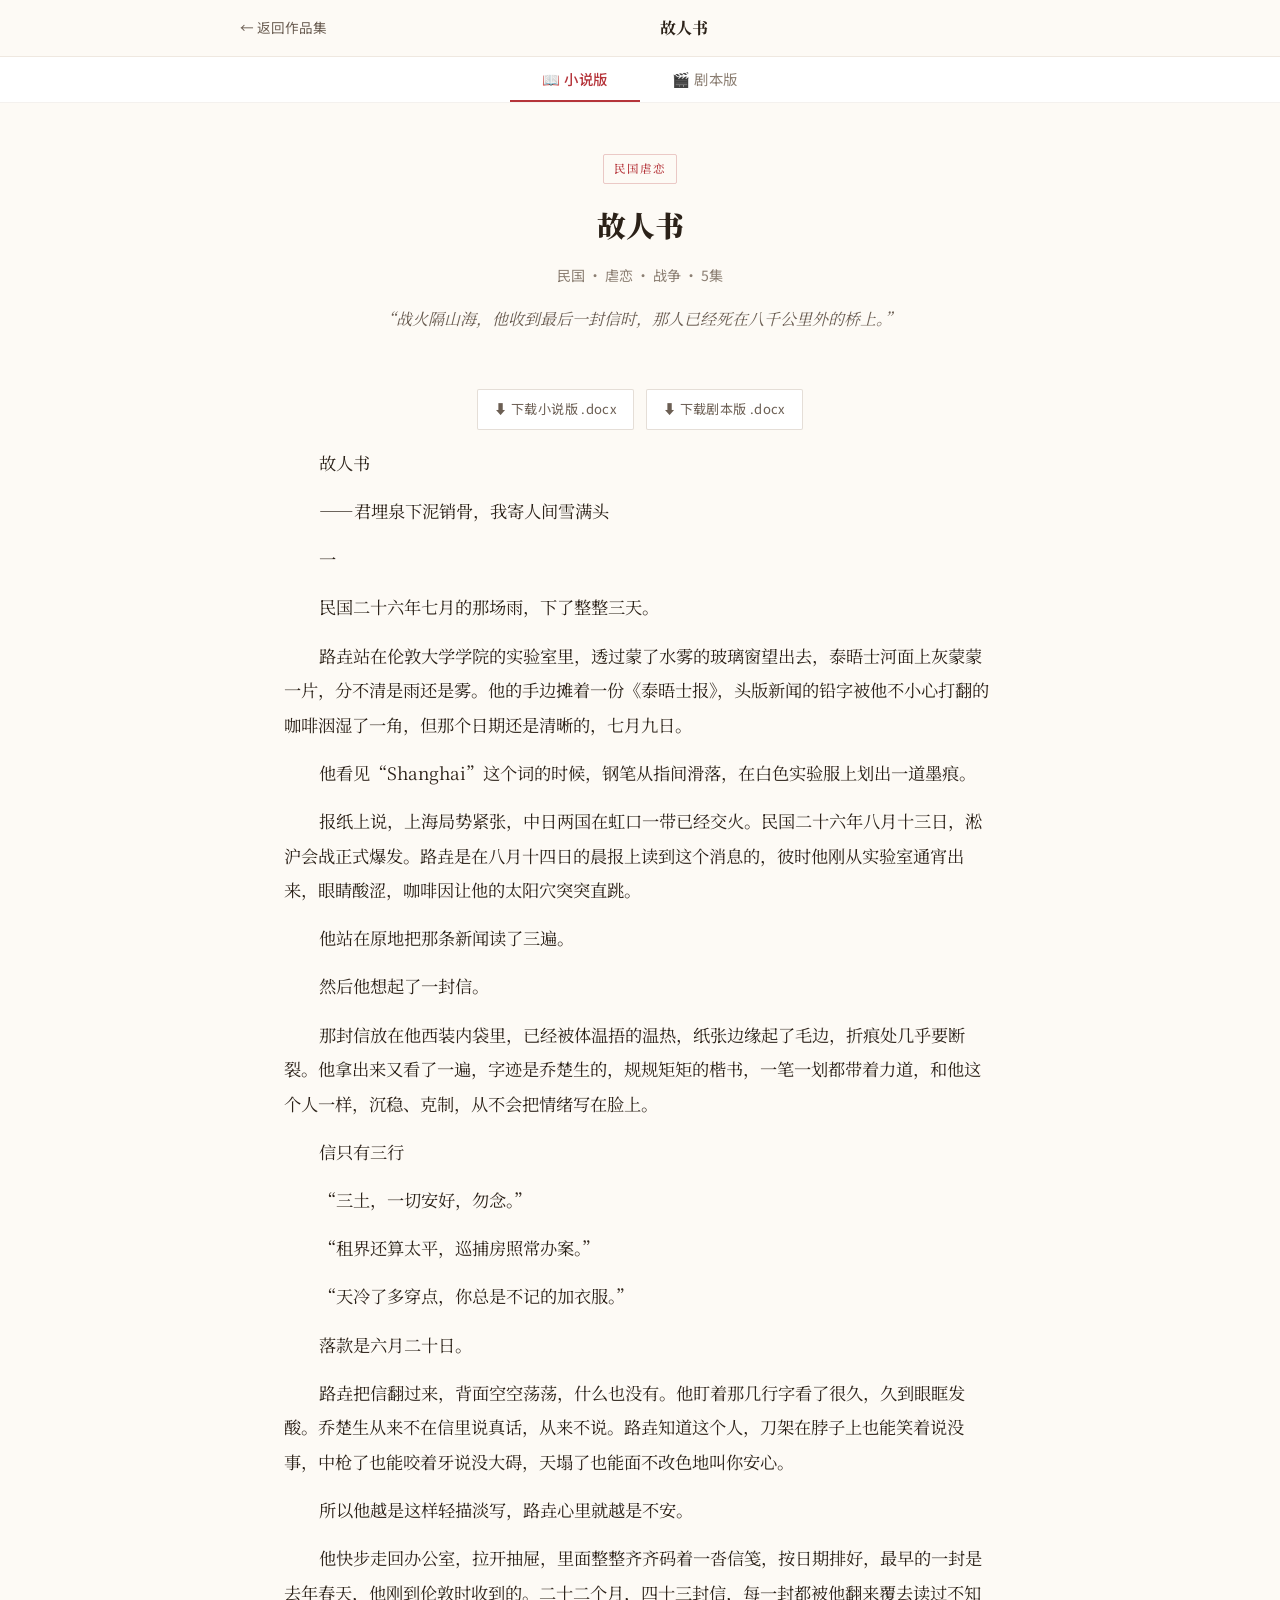
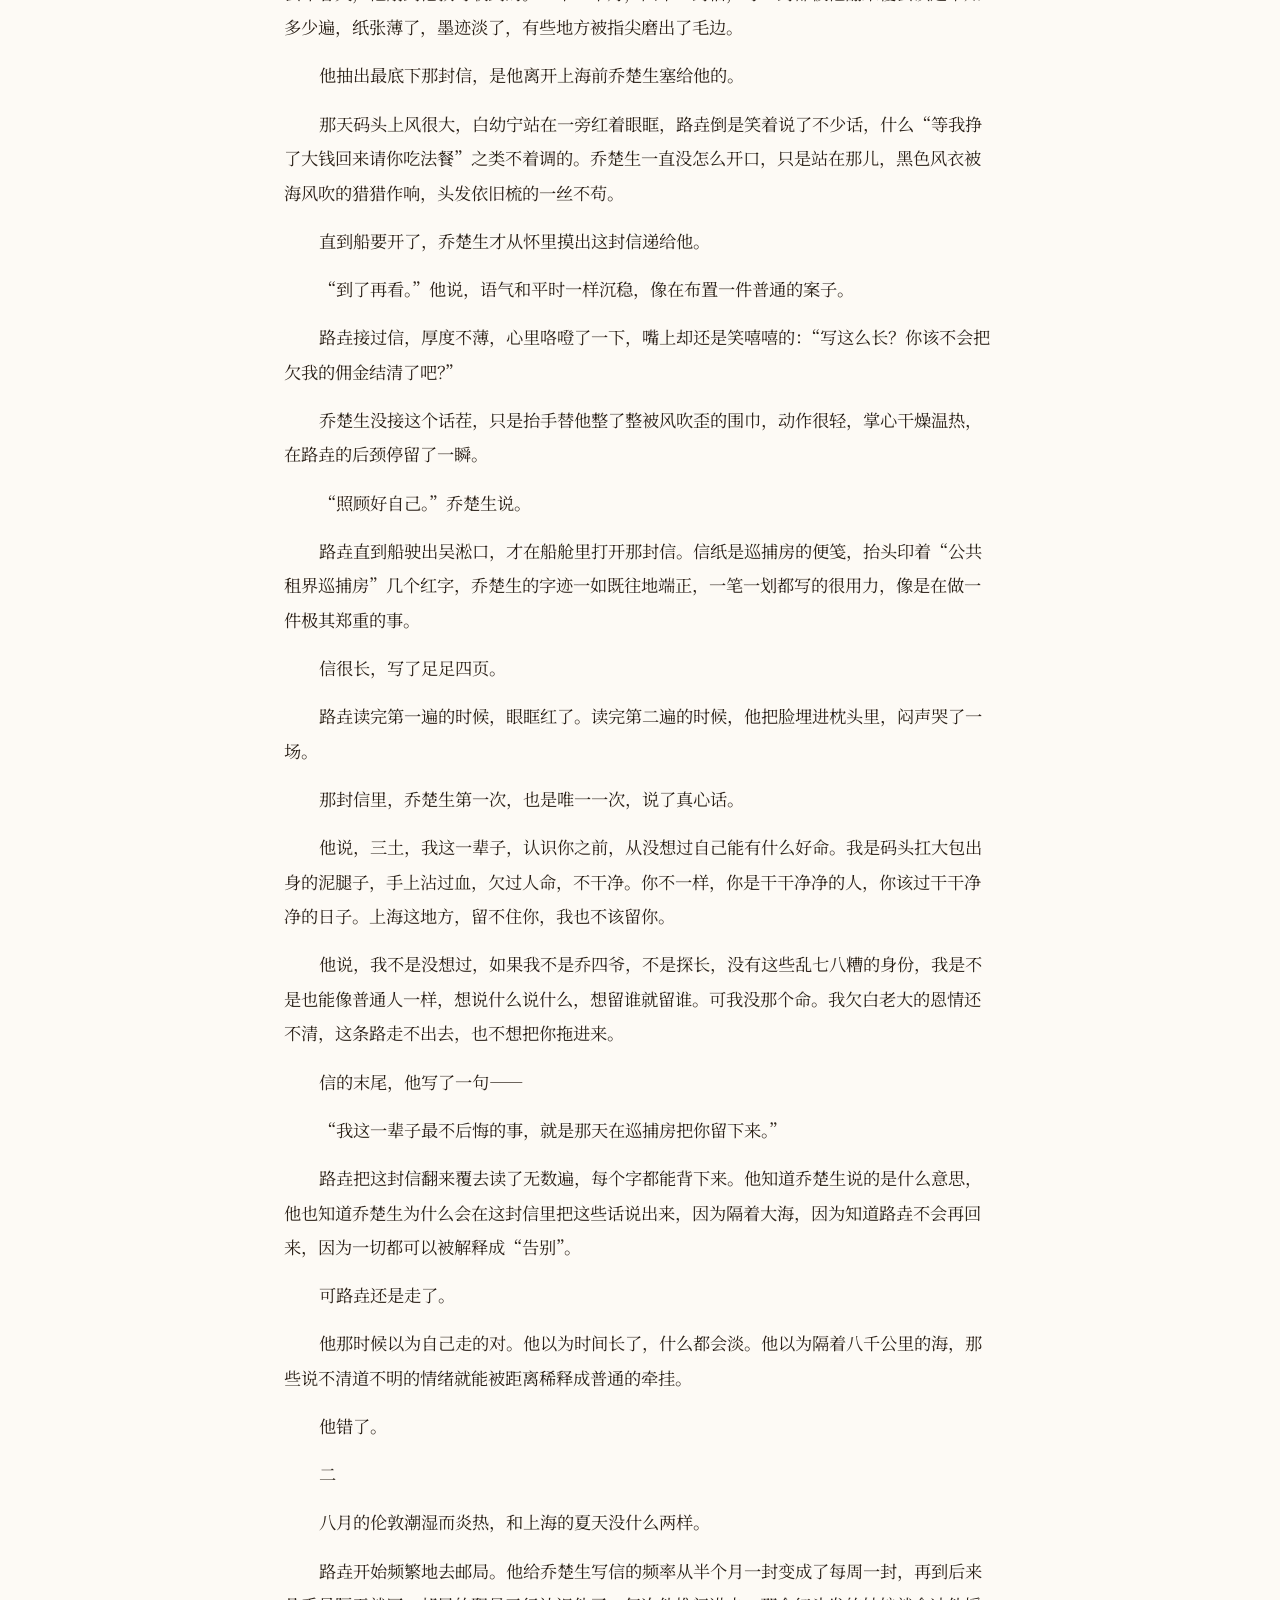
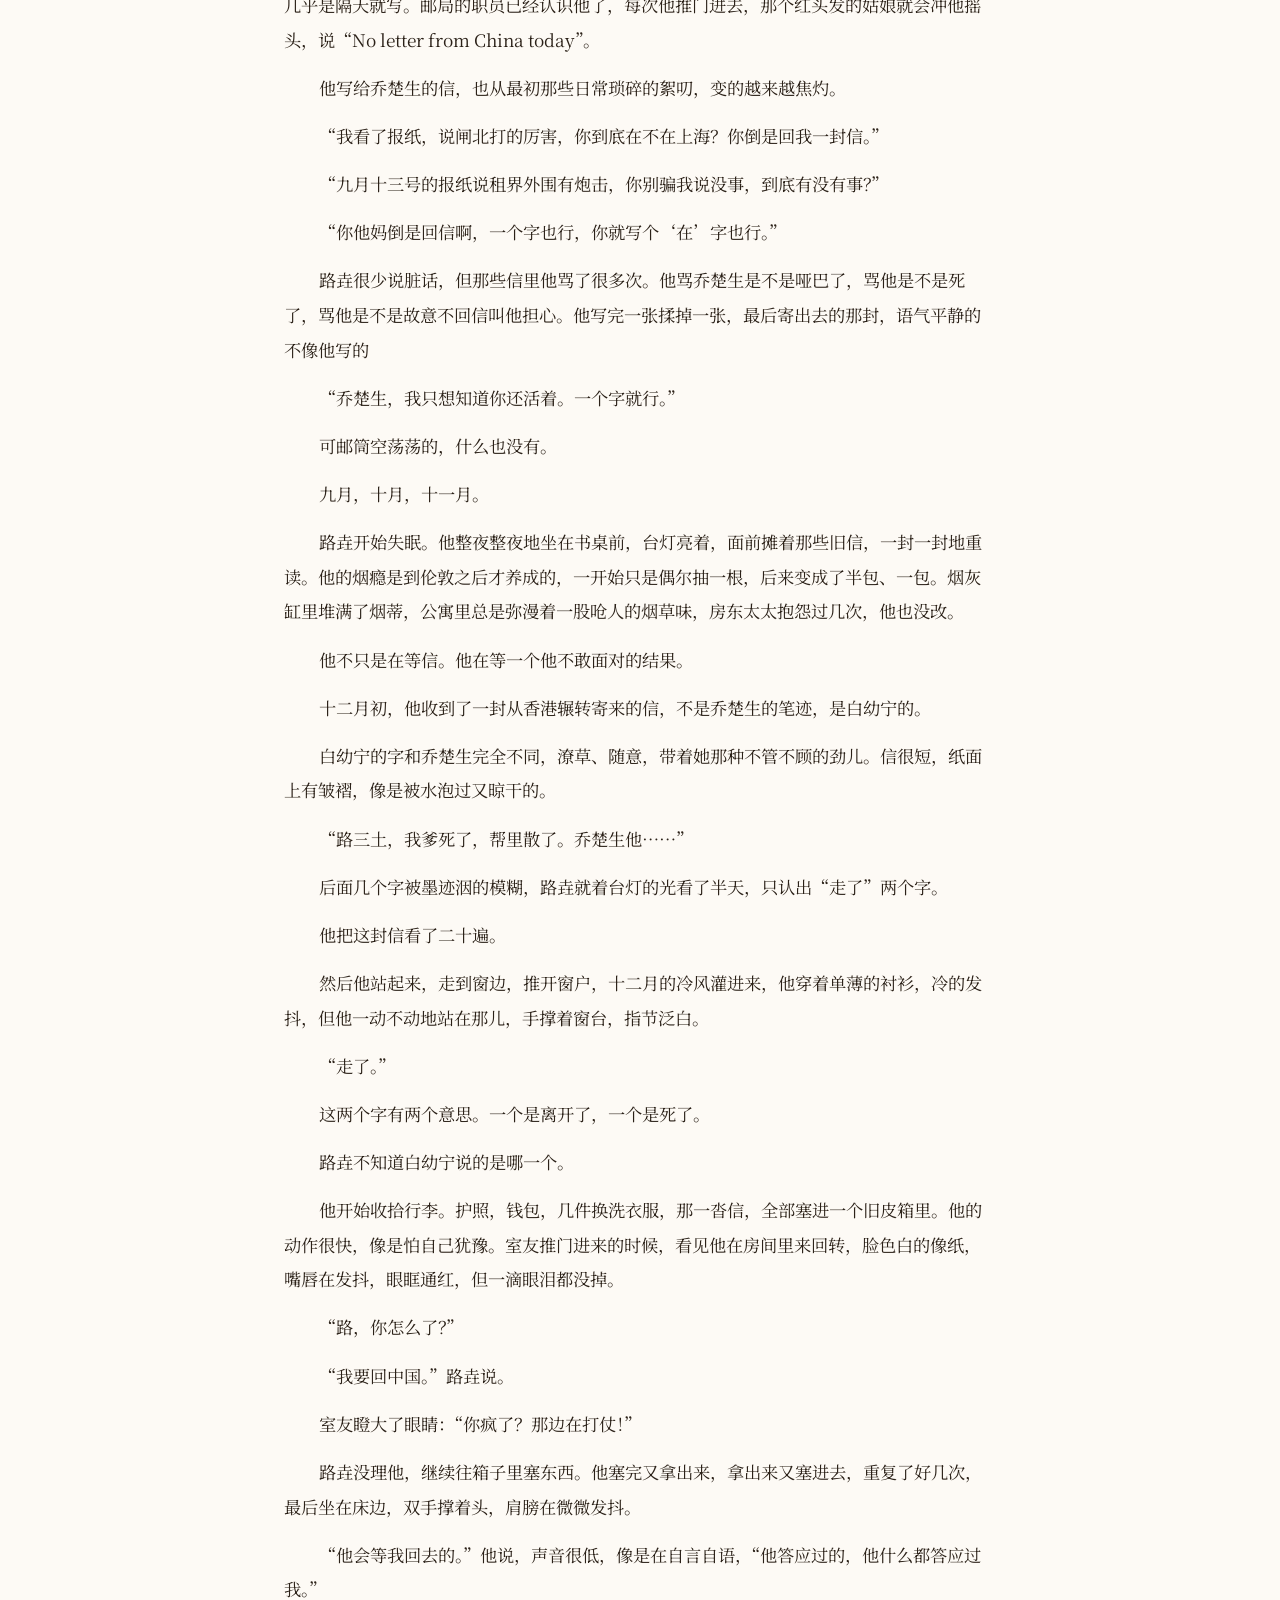
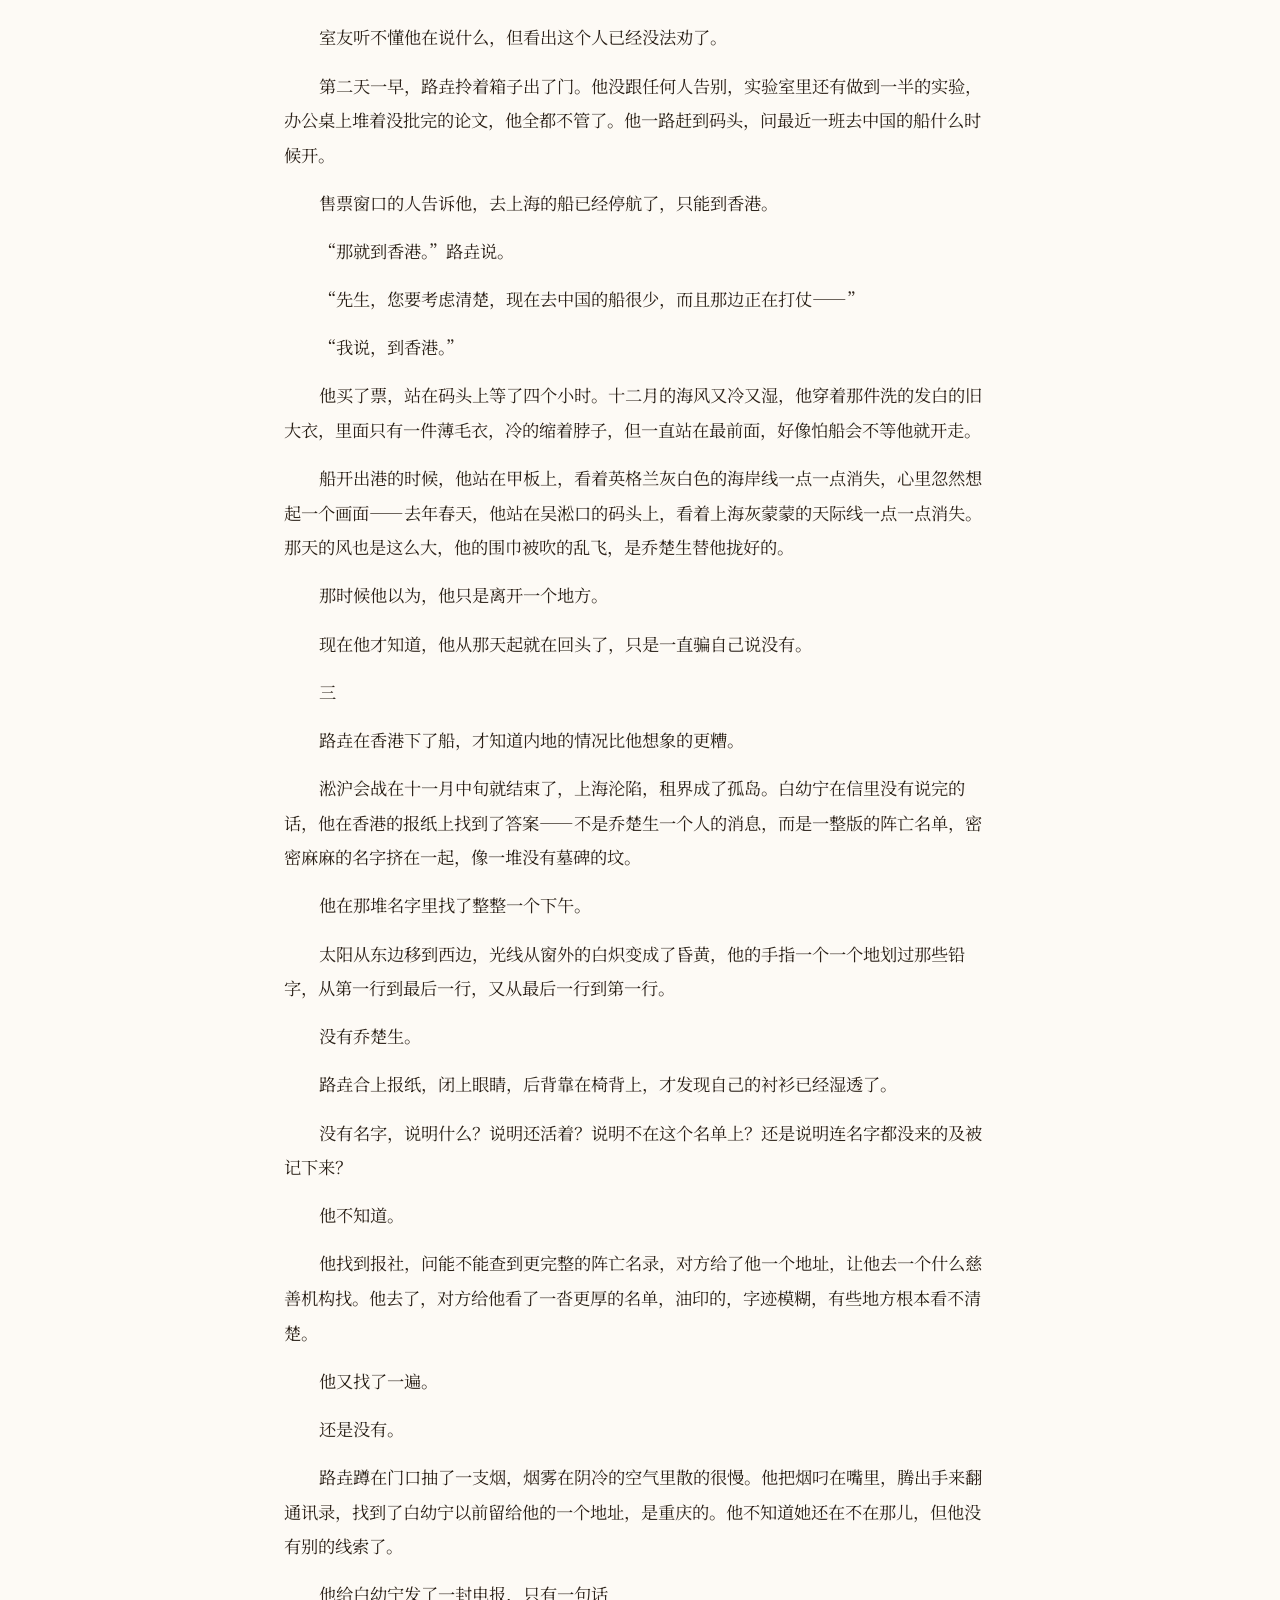
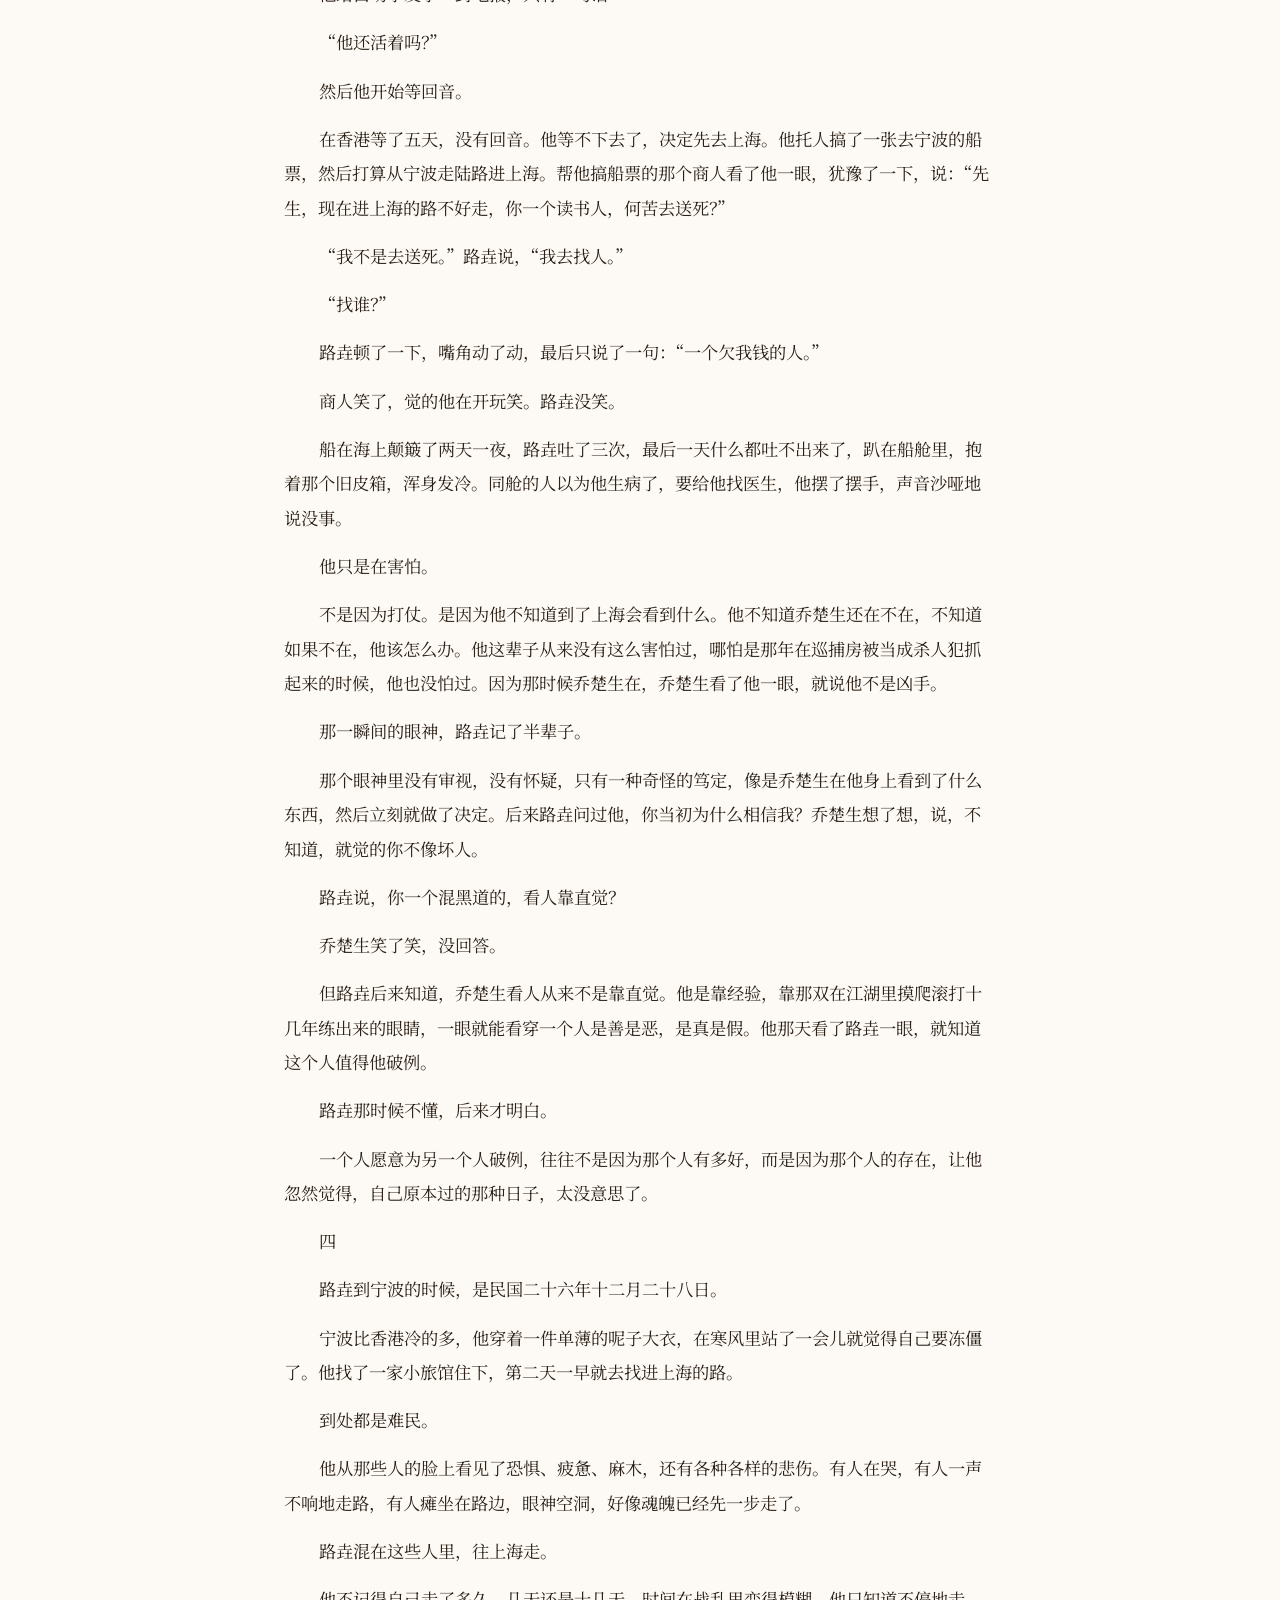
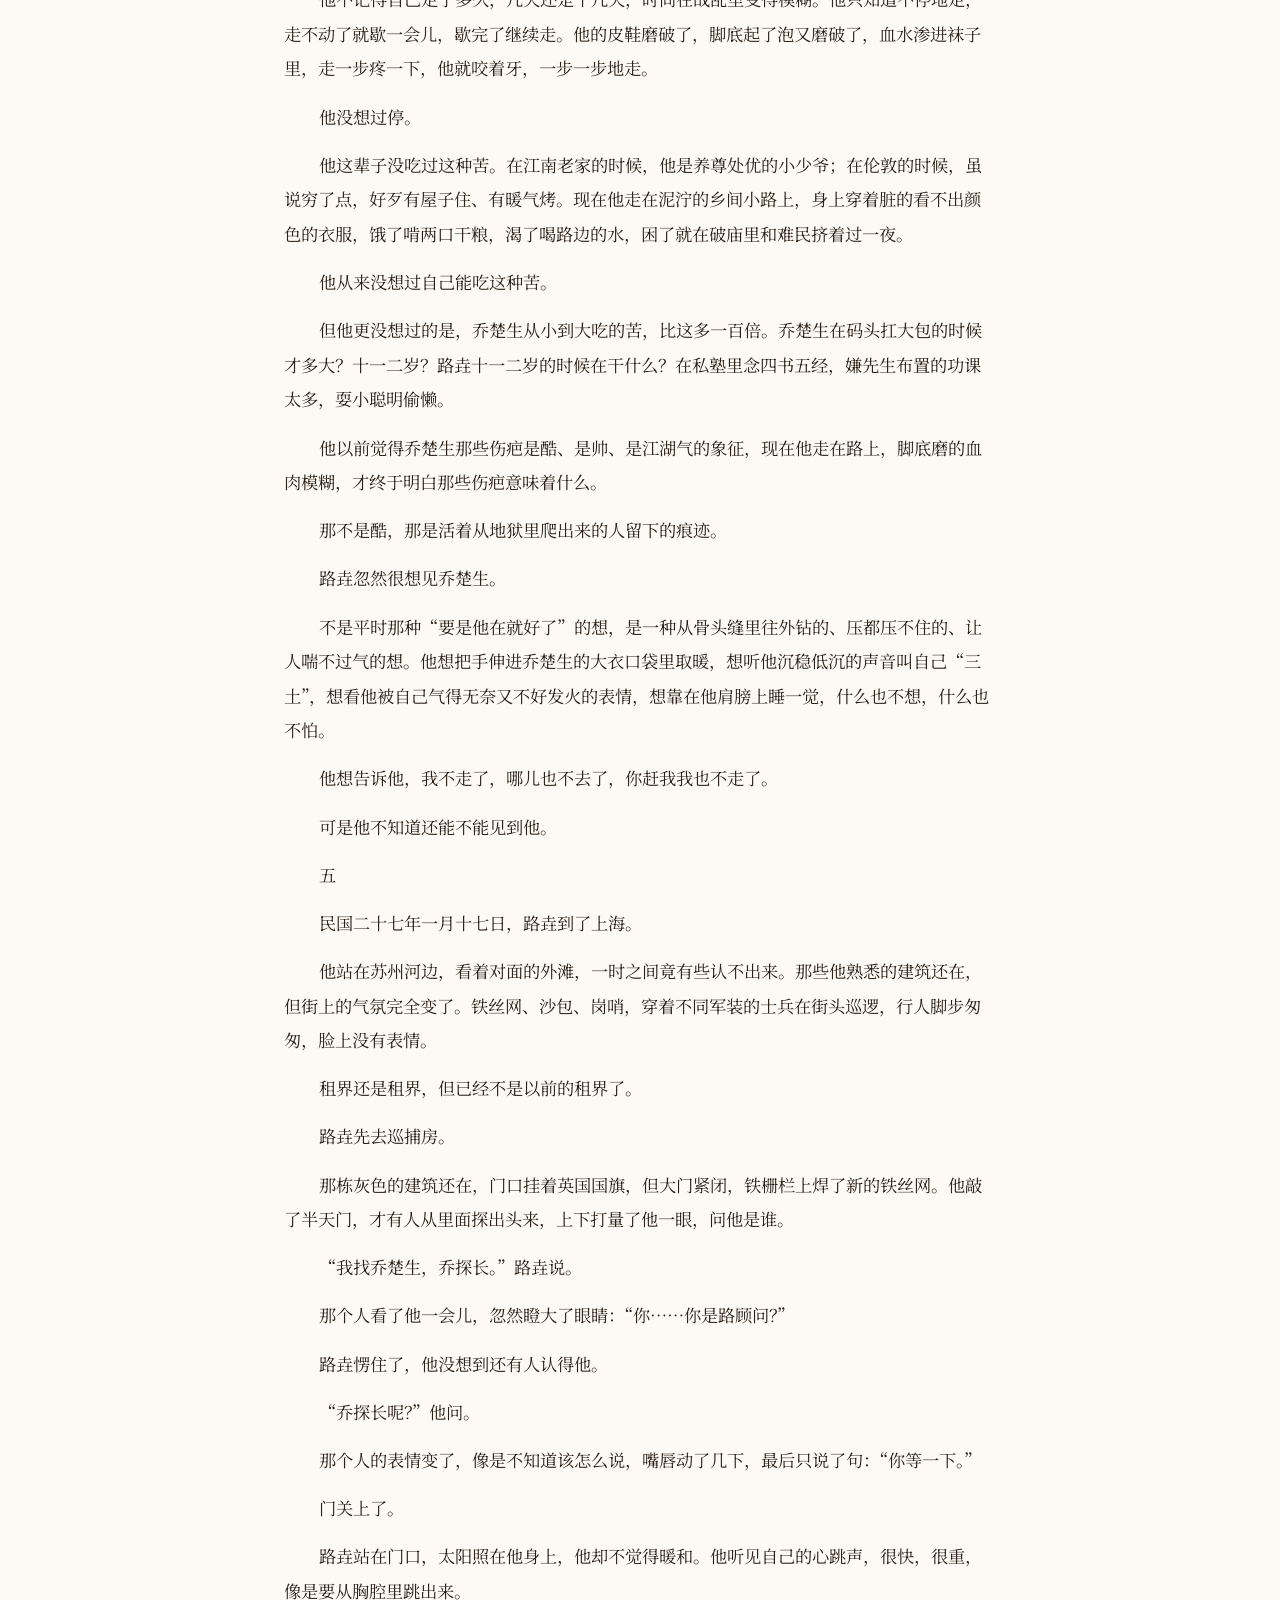
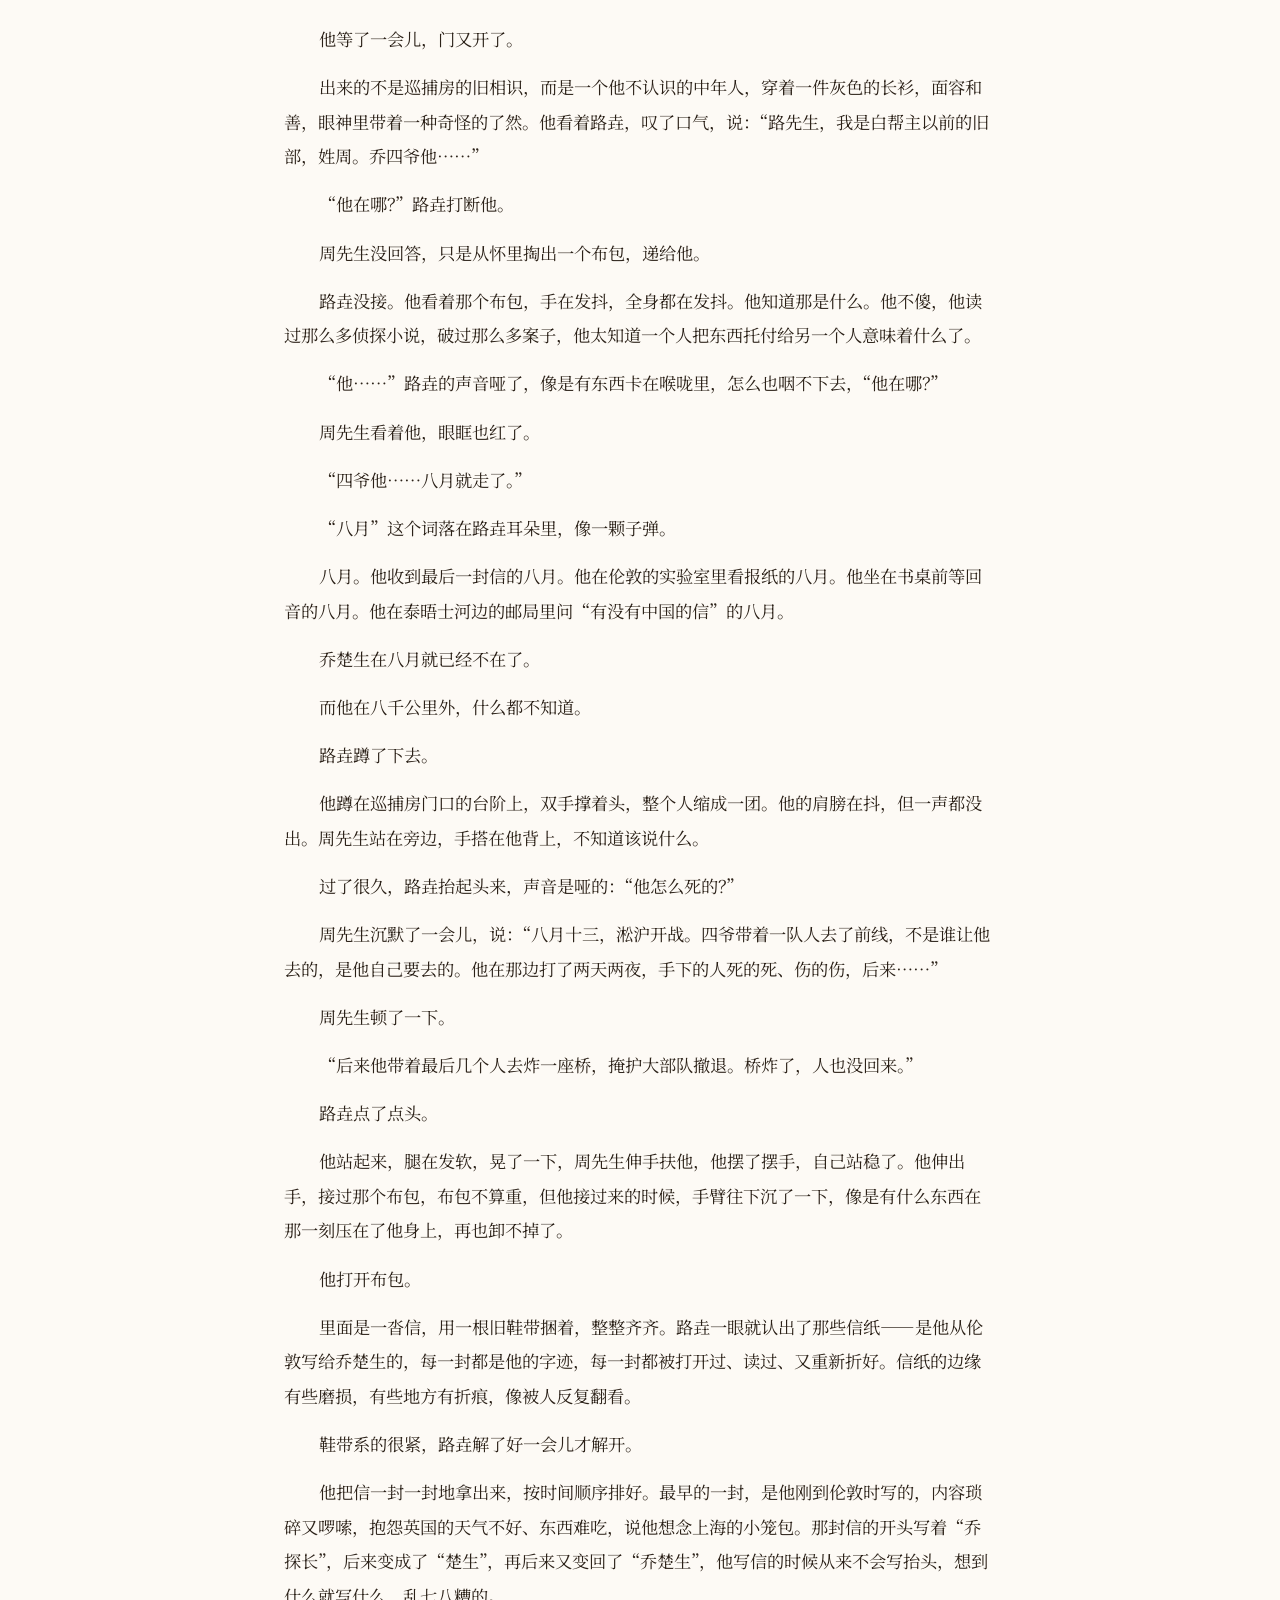
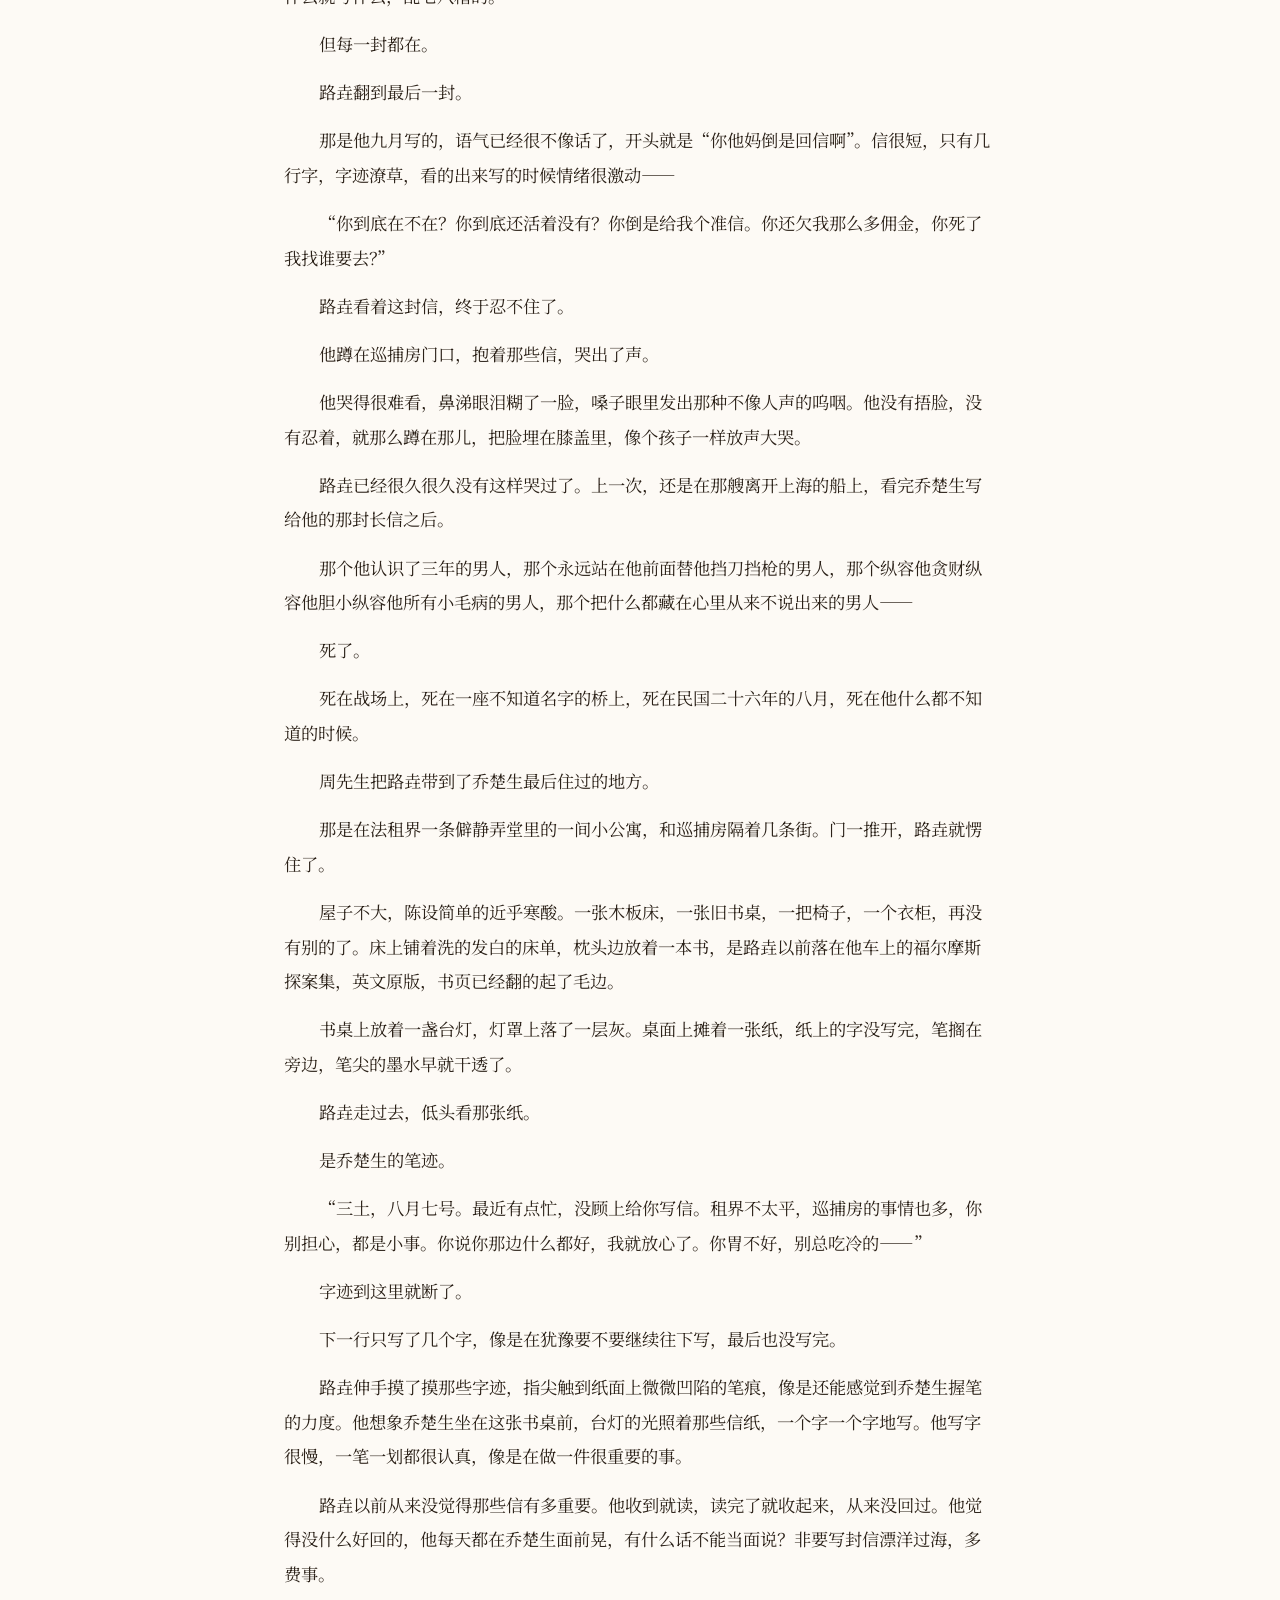
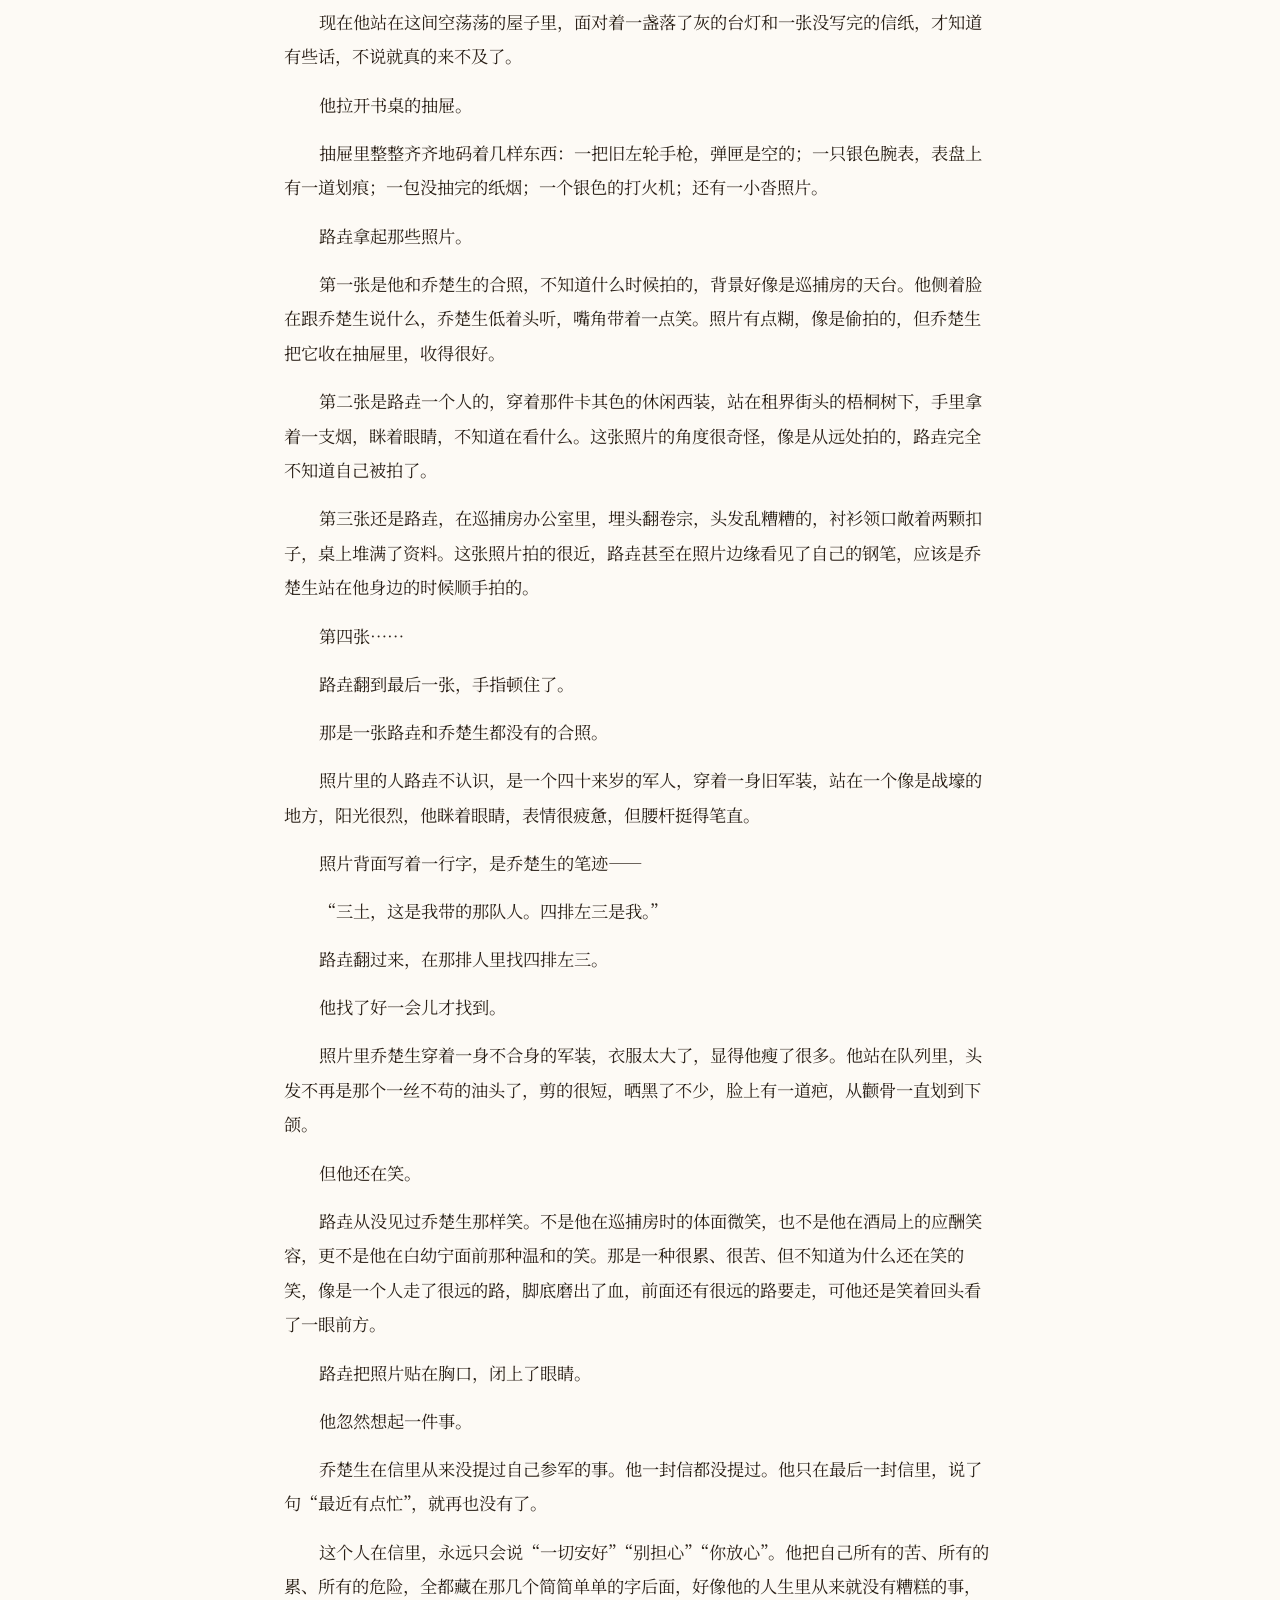
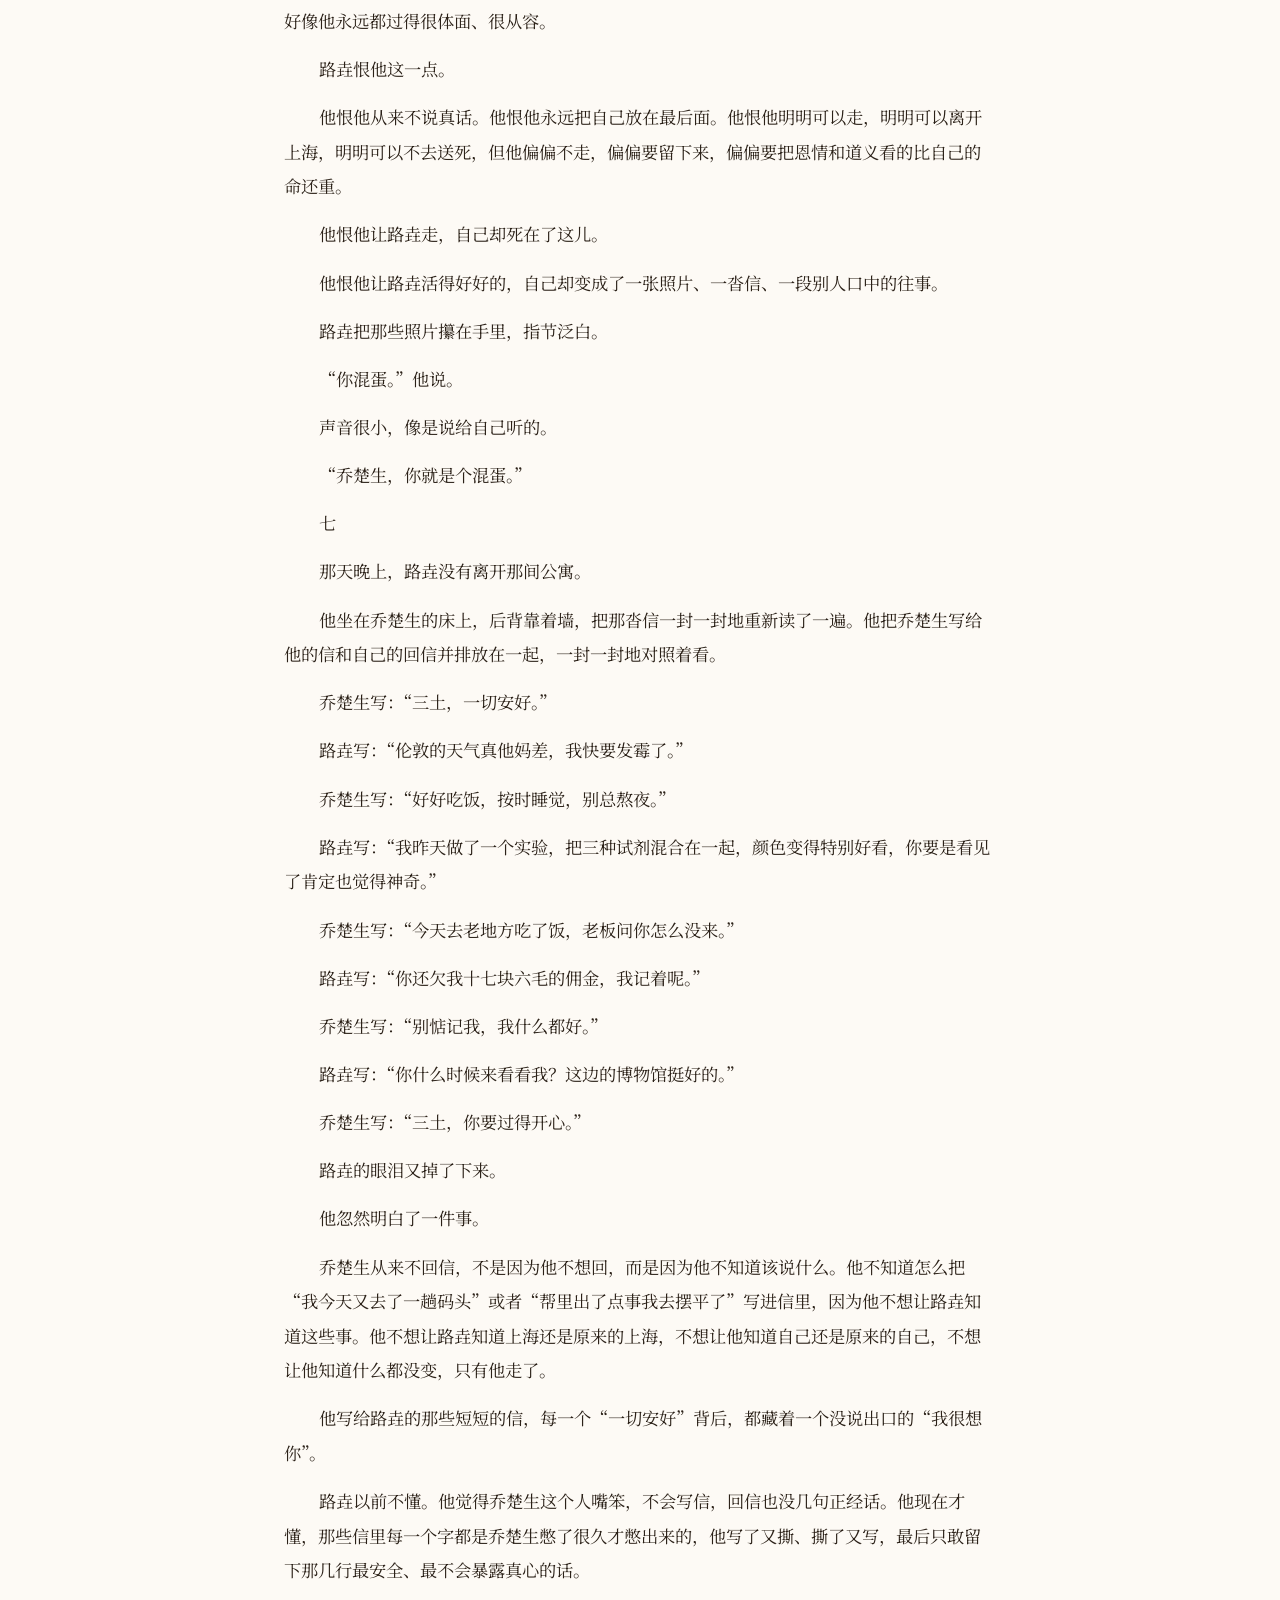
<file: read/gurenshu.html>
<!DOCTYPE html><html lang="zh-CN"><head>
<meta charset="UTF-8"><meta name="viewport" content="width=device-width,initial-scale=1.0">
<title>故人书 - 茅酉愉作品集</title>
<link rel="preconnect" href="https://fonts.googleapis.com"><link rel="preconnect" href="https://fonts.gstatic.com" crossorigin>
<link href="https://fonts.googleapis.com/css2?family=Noto+Serif+SC:wght@400;600;700;900&family=Noto+Sans+SC:wght@300;400;500&display=swap" rel="stylesheet">
<style>
*,*::before,*::after{box-sizing:border-box;margin:0;padding:0}
body{font-family:'Noto Serif SC','PingFang SC','STSong',serif;background:#fdfaf5;color:#2b2118;line-height:2;-webkit-font-smoothing:antialiased}
.reader-header{position:sticky;top:0;z-index:50;background:rgba(253,250,245,0.92);backdrop-filter:blur(12px);border-bottom:1px solid rgba(180,160,140,0.2);padding:0 1.5rem}
.header-inner{max-width:800px;margin:0 auto;display:flex;align-items:center;justify-content:space-between;height:56px}
.back-link{text-decoration:none;color:#6b5e53;font-size:.85rem;font-family:'Noto Sans SC',sans-serif;transition:color .25s;white-space:nowrap}
.back-link:hover{color:#b5343a}
.work-title-sm{font-weight:700;font-size:1rem;white-space:nowrap;overflow:hidden;text-overflow:ellipsis}
.tab-bar{display:flex;border-bottom:1px solid rgba(180,160,140,0.15);background:#fff;position:sticky;top:56px;z-index:40;justify-content:center}
.tab-btn{padding:.7rem 2rem;border:none;background:none;font-family:'Noto Sans SC',sans-serif;font-size:.9rem;color:#8b7e72;cursor:pointer;border-bottom:2px solid transparent;transition:all .25s;letter-spacing:.04em}
.tab-btn:hover{color:#b5343a}
.tab-btn.active{color:#b5343a;border-bottom-color:#b5343a;font-weight:500}
.reading-container{max-width:760px;margin:0 auto;padding:3rem 1.5rem}
.reading-content{display:none}
.reading-content.active{display:block}
.reading-content.novel p{text-indent:2em;margin-bottom:.85rem;font-size:1.08rem;line-height:2}
.scene-ep{font-weight:900;font-size:1.3rem;color:#b5343a;margin-top:2.5rem;margin-bottom:1rem;text-align:center;letter-spacing:.08em}
.scene-marker{font-weight:700;font-size:.95rem;color:#2b2118;margin-top:1.8rem;margin-bottom:.6rem;padding-bottom:.4rem;border-bottom:1px dotted rgba(180,160,140,0.3)}
.script-action{font-size:.95rem;color:#4a3f35;margin-bottom:.45rem;padding-left:.5rem;line-height:1.8}
.script-char{font-weight:700;font-size:.95rem;color:#2b2118;margin-top:.7rem;margin-bottom:0}
.script-dialogue{font-size:.95rem;color:#2b2118;margin-bottom:.45rem;padding-left:1rem;line-height:1.8}
.script-vo{font-size:.95rem;color:#6b5e53;margin-bottom:.45rem;padding-left:.5rem;font-style:italic;line-height:1.8}
.script-fb{font-weight:700;font-size:.88rem;color:#8b4630;margin:1rem 0 .5rem;text-align:center;letter-spacing:.06em}
.script-sub{font-size:.9rem;color:#8b7e72;margin-top:1.5rem;text-align:center;font-style:italic;padding:1rem 0;border-top:1px solid rgba(180,160,140,0.15)}
.download-bar{display:flex;gap:.75rem;flex-wrap:wrap;padding:1rem 0;justify-content:center}
.download-btn{display:inline-flex;align-items:center;gap:.4em;padding:.5em 1.2em;border:1px solid rgba(180,160,140,0.35);border-radius:2px;text-decoration:none;color:#6b5e53;font-family:'Noto Sans SC',sans-serif;font-size:.82rem;transition:all .25s;background:#fff;letter-spacing:.03em}
.download-btn:hover{background:rgba(181,52,58,0.04);border-color:#b5343a;color:#b5343a}
.work-info-header{text-align:center;margin-bottom:2.5rem}
.work-info-header .badge{display:inline-block;font-size:.72rem;font-weight:500;letter-spacing:.1em;color:#b5343a;border:1px solid rgba(181,52,58,0.25);padding:.2em .8em;border-radius:2px;margin-bottom:.75rem}
.work-info-header h2{font-size:1.8rem;font-weight:900;margin-bottom:.5rem}
.work-info-header .meta{font-size:.88rem;color:#8b7e72;font-family:'Noto Sans SC',sans-serif}
.work-info-header .hook{font-size:1rem;color:#6b5e53;margin-top:1rem;font-style:italic;line-height:1.7}
.reader-footer{text-align:center;padding:3rem 1.5rem;border-top:1px solid rgba(180,160,140,0.1);margin-top:2rem}
@media(max-width:600px){.reading-container{padding:2rem .8rem}.tab-btn{padding:.6rem 1rem;font-size:.82rem}.work-info-header h2{font-size:1.4rem}}</style></head><body>
<div class="reader-header"><div class="header-inner"><a href="../index.html#works" class="back-link">&#8592; 返回作品集</a><span class="work-title-sm">故人书</span><div></div></div></div>
<div class="tab-bar"><button class="tab-btn active" onclick="switchTab(&quot;novel&quot;)">&#128214; 小说版</button><button class="tab-btn" onclick="switchTab(&quot;script&quot;)">&#127916; 剧本版</button></div>
<div class="reading-container">
<div class="work-info-header"><div class="badge">民国虐恋</div><h2>故人书</h2><div class="meta">民国 · 虐恋 · 战争 · 5集</div><div class="hook">&ldquo;战火隔山海，他收到最后一封信时，那人已经死在八千公里外的桥上。&rdquo;</div></div>
<div class="download-bar"><a class="download-btn" href="../downloads/故人书-小说版.docx" download>&#11015; 下载小说版 .docx</a><a class="download-btn" href="../downloads/故人书-剧本版.docx" download>&#11015; 下载剧本版 .docx</a></div>
<div class="reading-content novel active" id="content-novel">
<p>故人书</p>
<p>——君埋泉下泥销骨，我寄人间雪满头</p>
<p>一</p>
<p>民国二十六年七月的那场雨，下了整整三天。</p>
<p>路垚站在伦敦大学学院的实验室里，透过蒙了水雾的玻璃窗望出去，泰晤士河面上灰蒙蒙一片，分不清是雨还是雾。他的手边摊着一份《泰晤士报》，头版新闻的铅字被他不小心打翻的咖啡洇湿了一角，但那个日期还是清晰的，七月九日。</p>
<p>他看见“Shanghai”这个词的时候，钢笔从指间滑落，在白色实验服上划出一道墨痕。</p>
<p>报纸上说，上海局势紧张，中日两国在虹口一带已经交火。民国二十六年八月十三日，淞沪会战正式爆发。路垚是在八月十四日的晨报上读到这个消息的，彼时他刚从实验室通宵出来，眼睛酸涩，咖啡因让他的太阳穴突突直跳。</p>
<p>他站在原地把那条新闻读了三遍。</p>
<p>然后他想起了一封信。</p>
<p>那封信放在他西装内袋里，已经被体温捂的温热，纸张边缘起了毛边，折痕处几乎要断裂。他拿出来又看了一遍，字迹是乔楚生的，规规矩矩的楷书，一笔一划都带着力道，和他这个人一样，沉稳、克制，从不会把情绪写在脸上。</p>
<p>信只有三行</p>
<p>“三土，一切安好，勿念。”</p>
<p>“租界还算太平，巡捕房照常办案。”</p>
<p>“天冷了多穿点，你总是不记的加衣服。”</p>
<p>落款是六月二十日。</p>
<p>路垚把信翻过来，背面空空荡荡，什么也没有。他盯着那几行字看了很久，久到眼眶发酸。乔楚生从来不在信里说真话，从来不说。路垚知道这个人，刀架在脖子上也能笑着说没事，中枪了也能咬着牙说没大碍，天塌了也能面不改色地叫你安心。</p>
<p>所以他越是这样轻描淡写，路垚心里就越是不安。</p>
<p>他快步走回办公室，拉开抽屉，里面整整齐齐码着一沓信笺，按日期排好，最早的一封是去年春天，他刚到伦敦时收到的。二十二个月，四十三封信，每一封都被他翻来覆去读过不知多少遍，纸张薄了，墨迹淡了，有些地方被指尖磨出了毛边。</p>
<p>他抽出最底下那封信，是他离开上海前乔楚生塞给他的。</p>
<p>那天码头上风很大，白幼宁站在一旁红着眼眶，路垚倒是笑着说了不少话，什么“等我挣了大钱回来请你吃法餐”之类不着调的。乔楚生一直没怎么开口，只是站在那儿，黑色风衣被海风吹的猎猎作响，头发依旧梳的一丝不苟。</p>
<p>直到船要开了，乔楚生才从怀里摸出这封信递给他。</p>
<p>“到了再看。”他说，语气和平时一样沉稳，像在布置一件普通的案子。</p>
<p>路垚接过信，厚度不薄，心里咯噔了一下，嘴上却还是笑嘻嘻的：“写这么长？你该不会把欠我的佣金结清了吧？”</p>
<p>乔楚生没接这个话茬，只是抬手替他整了整被风吹歪的围巾，动作很轻，掌心干燥温热，在路垚的后颈停留了一瞬。</p>
<p>“照顾好自己。”乔楚生说。</p>
<p>路垚直到船驶出吴淞口，才在船舱里打开那封信。信纸是巡捕房的便笺，抬头印着“公共租界巡捕房”几个红字，乔楚生的字迹一如既往地端正，一笔一划都写的很用力，像是在做一件极其郑重的事。</p>
<p>信很长，写了足足四页。</p>
<p>路垚读完第一遍的时候，眼眶红了。读完第二遍的时候，他把脸埋进枕头里，闷声哭了一场。</p>
<p>那封信里，乔楚生第一次，也是唯一一次，说了真心话。</p>
<p>他说，三土，我这一辈子，认识你之前，从没想过自己能有什么好命。我是码头扛大包出身的泥腿子，手上沾过血，欠过人命，不干净。你不一样，你是干干净净的人，你该过干干净净的日子。上海这地方，留不住你，我也不该留你。</p>
<p>他说，我不是没想过，如果我不是乔四爷，不是探长，没有这些乱七八糟的身份，我是不是也能像普通人一样，想说什么说什么，想留谁就留谁。可我没那个命。我欠白老大的恩情还不清，这条路走不出去，也不想把你拖进来。</p>
<p>信的末尾，他写了一句——</p>
<p>“我这一辈子最不后悔的事，就是那天在巡捕房把你留下来。”</p>
<p>路垚把这封信翻来覆去读了无数遍，每个字都能背下来。他知道乔楚生说的是什么意思，他也知道乔楚生为什么会在这封信里把这些话说出来，因为隔着大海，因为知道路垚不会再回来，因为一切都可以被解释成“告别”。</p>
<p>可路垚还是走了。</p>
<p>他那时候以为自己走的对。他以为时间长了，什么都会淡。他以为隔着八千公里的海，那些说不清道不明的情绪就能被距离稀释成普通的牵挂。</p>
<p>他错了。</p>
<p> 二</p>
<p>八月的伦敦潮湿而炎热，和上海的夏天没什么两样。</p>
<p>路垚开始频繁地去邮局。他给乔楚生写信的频率从半个月一封变成了每周一封，再到后来几乎是隔天就写。邮局的职员已经认识他了，每次他推门进去，那个红头发的姑娘就会冲他摇头，说“No letter from China today”。</p>
<p>他写给乔楚生的信，也从最初那些日常琐碎的絮叨，变的越来越焦灼。</p>
<p>“我看了报纸，说闸北打的厉害，你到底在不在上海？你倒是回我一封信。”</p>
<p>“九月十三号的报纸说租界外围有炮击，你别骗我说没事，到底有没有事？”</p>
<p>“你他妈倒是回信啊，一个字也行，你就写个‘在’字也行。”</p>
<p>路垚很少说脏话，但那些信里他骂了很多次。他骂乔楚生是不是哑巴了，骂他是不是死了，骂他是不是故意不回信叫他担心。他写完一张揉掉一张，最后寄出去的那封，语气平静的不像他写的</p>
<p>“乔楚生，我只想知道你还活着。一个字就行。”</p>
<p>可邮筒空荡荡的，什么也没有。</p>
<p>九月，十月，十一月。</p>
<p>路垚开始失眠。他整夜整夜地坐在书桌前，台灯亮着，面前摊着那些旧信，一封一封地重读。他的烟瘾是到伦敦之后才养成的，一开始只是偶尔抽一根，后来变成了半包、一包。烟灰缸里堆满了烟蒂，公寓里总是弥漫着一股呛人的烟草味，房东太太抱怨过几次，他也没改。</p>
<p>他不只是在等信。他在等一个他不敢面对的结果。</p>
<p>十二月初，他收到了一封从香港辗转寄来的信，不是乔楚生的笔迹，是白幼宁的。</p>
<p>白幼宁的字和乔楚生完全不同，潦草、随意，带着她那种不管不顾的劲儿。信很短，纸面上有皱褶，像是被水泡过又晾干的。</p>
<p>“路三土，我爹死了，帮里散了。乔楚生他……”</p>
<p>后面几个字被墨迹洇的模糊，路垚就着台灯的光看了半天，只认出“走了”两个字。</p>
<p>他把这封信看了二十遍。</p>
<p>然后他站起来，走到窗边，推开窗户，十二月的冷风灌进来，他穿着单薄的衬衫，冷的发抖，但他一动不动地站在那儿，手撑着窗台，指节泛白。</p>
<p>“走了。”</p>
<p>这两个字有两个意思。一个是离开了，一个是死了。</p>
<p>路垚不知道白幼宁说的是哪一个。</p>
<p>他开始收拾行李。护照，钱包，几件换洗衣服，那一沓信，全部塞进一个旧皮箱里。他的动作很快，像是怕自己犹豫。室友推门进来的时候，看见他在房间里来回转，脸色白的像纸，嘴唇在发抖，眼眶通红，但一滴眼泪都没掉。</p>
<p>“路，你怎么了？”</p>
<p>“我要回中国。”路垚说。</p>
<p>室友瞪大了眼睛：“你疯了？那边在打仗！”</p>
<p>路垚没理他，继续往箱子里塞东西。他塞完又拿出来，拿出来又塞进去，重复了好几次，最后坐在床边，双手撑着头，肩膀在微微发抖。</p>
<p>“他会等我回去的。”他说，声音很低，像是在自言自语，“他答应过的，他什么都答应过我。”</p>
<p>室友听不懂他在说什么，但看出这个人已经没法劝了。</p>
<p>第二天一早，路垚拎着箱子出了门。他没跟任何人告别，实验室里还有做到一半的实验，办公桌上堆着没批完的论文，他全都不管了。他一路赶到码头，问最近一班去中国的船什么时候开。</p>
<p>售票窗口的人告诉他，去上海的船已经停航了，只能到香港。</p>
<p>“那就到香港。”路垚说。</p>
<p>“先生，您要考虑清楚，现在去中国的船很少，而且那边正在打仗——”</p>
<p>“我说，到香港。”</p>
<p>他买了票，站在码头上等了四个小时。十二月的海风又冷又湿，他穿着那件洗的发白的旧大衣，里面只有一件薄毛衣，冷的缩着脖子，但一直站在最前面，好像怕船会不等他就开走。</p>
<p>船开出港的时候，他站在甲板上，看着英格兰灰白色的海岸线一点一点消失，心里忽然想起一个画面——去年春天，他站在吴淞口的码头上，看着上海灰蒙蒙的天际线一点一点消失。那天的风也是这么大，他的围巾被吹的乱飞，是乔楚生替他拢好的。</p>
<p>那时候他以为，他只是离开一个地方。</p>
<p>现在他才知道，他从那天起就在回头了，只是一直骗自己说没有。</p>
<p>三</p>
<p>路垚在香港下了船，才知道内地的情况比他想象的更糟。</p>
<p>淞沪会战在十一月中旬就结束了，上海沦陷，租界成了孤岛。白幼宁在信里没有说完的话，他在香港的报纸上找到了答案——不是乔楚生一个人的消息，而是一整版的阵亡名单，密密麻麻的名字挤在一起，像一堆没有墓碑的坟。</p>
<p>他在那堆名字里找了整整一个下午。</p>
<p>太阳从东边移到西边，光线从窗外的白炽变成了昏黄，他的手指一个一个地划过那些铅字，从第一行到最后一行，又从最后一行到第一行。</p>
<p>没有乔楚生。</p>
<p>路垚合上报纸，闭上眼睛，后背靠在椅背上，才发现自己的衬衫已经湿透了。</p>
<p>没有名字，说明什么？说明还活着？说明不在这个名单上？还是说明连名字都没来的及被记下来？</p>
<p>他不知道。</p>
<p>他找到报社，问能不能查到更完整的阵亡名录，对方给了他一个地址，让他去一个什么慈善机构找。他去了，对方给他看了一沓更厚的名单，油印的，字迹模糊，有些地方根本看不清楚。</p>
<p>他又找了一遍。</p>
<p>还是没有。</p>
<p>路垚蹲在门口抽了一支烟，烟雾在阴冷的空气里散的很慢。他把烟叼在嘴里，腾出手来翻通讯录，找到了白幼宁以前留给他的一个地址，是重庆的。他不知道她还在不在那儿，但他没有别的线索了。</p>
<p>他给白幼宁发了一封电报，只有一句话</p>
<p>“他还活着吗？”</p>
<p>然后他开始等回音。</p>
<p>在香港等了五天，没有回音。他等不下去了，决定先去上海。他托人搞了一张去宁波的船票，然后打算从宁波走陆路进上海。帮他搞船票的那个商人看了他一眼，犹豫了一下，说：“先生，现在进上海的路不好走，你一个读书人，何苦去送死？”</p>
<p>“我不是去送死。”路垚说，“我去找人。”</p>
<p>“找谁？”</p>
<p>路垚顿了一下，嘴角动了动，最后只说了一句：“一个欠我钱的人。”</p>
<p>商人笑了，觉的他在开玩笑。路垚没笑。</p>
<p>船在海上颠簸了两天一夜，路垚吐了三次，最后一天什么都吐不出来了，趴在船舱里，抱着那个旧皮箱，浑身发冷。同舱的人以为他生病了，要给他找医生，他摆了摆手，声音沙哑地说没事。</p>
<p>他只是在害怕。</p>
<p>不是因为打仗。是因为他不知道到了上海会看到什么。他不知道乔楚生还在不在，不知道如果不在，他该怎么办。他这辈子从来没有这么害怕过，哪怕是那年在巡捕房被当成杀人犯抓起来的时候，他也没怕过。因为那时候乔楚生在，乔楚生看了他一眼，就说他不是凶手。</p>
<p>那一瞬间的眼神，路垚记了半辈子。</p>
<p>那个眼神里没有审视，没有怀疑，只有一种奇怪的笃定，像是乔楚生在他身上看到了什么东西，然后立刻就做了决定。后来路垚问过他，你当初为什么相信我？乔楚生想了想，说，不知道，就觉的你不像坏人。</p>
<p>路垚说，你一个混黑道的，看人靠直觉？</p>
<p>乔楚生笑了笑，没回答。</p>
<p>但路垚后来知道，乔楚生看人从来不是靠直觉。他是靠经验，靠那双在江湖里摸爬滚打十几年练出来的眼睛，一眼就能看穿一个人是善是恶，是真是假。他那天看了路垚一眼，就知道这个人值得他破例。</p>
<p>路垚那时候不懂，后来才明白。</p>
<p>一个人愿意为另一个人破例，往往不是因为那个人有多好，而是因为那个人的存在，让他忽然觉得，自己原本过的那种日子，太没意思了。</p>
<p>四</p>
<p>路垚到宁波的时候，是民国二十六年十二月二十八日。</p>
<p>宁波比香港冷的多，他穿着一件单薄的呢子大衣，在寒风里站了一会儿就觉得自己要冻僵了。他找了一家小旅馆住下，第二天一早就去找进上海的路。</p>
<p>到处都是难民。</p>
<p>他从那些人的脸上看见了恐惧、疲惫、麻木，还有各种各样的悲伤。有人在哭，有人一声不响地走路，有人瘫坐在路边，眼神空洞，好像魂魄已经先一步走了。</p>
<p>路垚混在这些人里，往上海走。</p>
<p>他不记得自己走了多久，几天还是十几天，时间在战乱里变得模糊。他只知道不停地走，走不动了就歇一会儿，歇完了继续走。他的皮鞋磨破了，脚底起了泡又磨破了，血水渗进袜子里，走一步疼一下，他就咬着牙，一步一步地走。</p>
<p>他没想过停。</p>
<p>他这辈子没吃过这种苦。在江南老家的时候，他是养尊处优的小少爷；在伦敦的时候，虽说穷了点，好歹有屋子住、有暖气烤。现在他走在泥泞的乡间小路上，身上穿着脏的看不出颜色的衣服，饿了啃两口干粮，渴了喝路边的水，困了就在破庙里和难民挤着过一夜。</p>
<p>他从来没想过自己能吃这种苦。</p>
<p>但他更没想过的是，乔楚生从小到大吃的苦，比这多一百倍。乔楚生在码头扛大包的时候才多大？十一二岁？路垚十一二岁的时候在干什么？在私塾里念四书五经，嫌先生布置的功课太多，耍小聪明偷懒。</p>
<p>他以前觉得乔楚生那些伤疤是酷、是帅、是江湖气的象征，现在他走在路上，脚底磨的血肉模糊，才终于明白那些伤疤意味着什么。</p>
<p>那不是酷，那是活着从地狱里爬出来的人留下的痕迹。</p>
<p>路垚忽然很想见乔楚生。</p>
<p>不是平时那种“要是他在就好了”的想，是一种从骨头缝里往外钻的、压都压不住的、让人喘不过气的想。他想把手伸进乔楚生的大衣口袋里取暖，想听他沉稳低沉的声音叫自己“三土”，想看他被自己气得无奈又不好发火的表情，想靠在他肩膀上睡一觉，什么也不想，什么也不怕。</p>
<p>他想告诉他，我不走了，哪儿也不去了，你赶我我也不走了。</p>
<p>可是他不知道还能不能见到他。</p>
<p>五</p>
<p>民国二十七年一月十七日，路垚到了上海。</p>
<p>他站在苏州河边，看着对面的外滩，一时之间竟有些认不出来。那些他熟悉的建筑还在，但街上的气氛完全变了。铁丝网、沙包、岗哨，穿着不同军装的士兵在街头巡逻，行人脚步匆匆，脸上没有表情。</p>
<p>租界还是租界，但已经不是以前的租界了。</p>
<p>路垚先去巡捕房。</p>
<p>那栋灰色的建筑还在，门口挂着英国国旗，但大门紧闭，铁栅栏上焊了新的铁丝网。他敲了半天门，才有人从里面探出头来，上下打量了他一眼，问他是谁。</p>
<p>“我找乔楚生，乔探长。”路垚说。</p>
<p>那个人看了他一会儿，忽然瞪大了眼睛：“你……你是路顾问？”</p>
<p>路垚愣住了，他没想到还有人认得他。</p>
<p>“乔探长呢？”他问。</p>
<p>那个人的表情变了，像是不知道该怎么说，嘴唇动了几下，最后只说了句：“你等一下。”</p>
<p>门关上了。</p>
<p>路垚站在门口，太阳照在他身上，他却不觉得暖和。他听见自己的心跳声，很快，很重，像是要从胸腔里跳出来。</p>
<p>他等了一会儿，门又开了。</p>
<p>出来的不是巡捕房的旧相识，而是一个他不认识的中年人，穿着一件灰色的长衫，面容和善，眼神里带着一种奇怪的了然。他看着路垚，叹了口气，说：“路先生，我是白帮主以前的旧部，姓周。乔四爷他……”</p>
<p>“他在哪？”路垚打断他。</p>
<p>周先生没回答，只是从怀里掏出一个布包，递给他。</p>
<p>路垚没接。他看着那个布包，手在发抖，全身都在发抖。他知道那是什么。他不傻，他读过那么多侦探小说，破过那么多案子，他太知道一个人把东西托付给另一个人意味着什么了。</p>
<p>“他……”路垚的声音哑了，像是有东西卡在喉咙里，怎么也咽不下去，“他在哪？”</p>
<p>周先生看着他，眼眶也红了。</p>
<p>“四爷他……八月就走了。”</p>
<p>“八月”这个词落在路垚耳朵里，像一颗子弹。</p>
<p>八月。他收到最后一封信的八月。他在伦敦的实验室里看报纸的八月。他坐在书桌前等回音的八月。他在泰晤士河边的邮局里问“有没有中国的信”的八月。</p>
<p>乔楚生在八月就已经不在了。</p>
<p>而他在八千公里外，什么都不知道。</p>
<p>路垚蹲了下去。</p>
<p>他蹲在巡捕房门口的台阶上，双手撑着头，整个人缩成一团。他的肩膀在抖，但一声都没出。周先生站在旁边，手搭在他背上，不知道该说什么。</p>
<p>过了很久，路垚抬起头来，声音是哑的：“他怎么死的？”</p>
<p>周先生沉默了一会儿，说：“八月十三，淞沪开战。四爷带着一队人去了前线，不是谁让他去的，是他自己要去的。他在那边打了两天两夜，手下的人死的死、伤的伤，后来……”</p>
<p>周先生顿了一下。</p>
<p>“后来他带着最后几个人去炸一座桥，掩护大部队撤退。桥炸了，人也没回来。”</p>
<p>路垚点了点头。</p>
<p>他站起来，腿在发软，晃了一下，周先生伸手扶他，他摆了摆手，自己站稳了。他伸出手，接过那个布包，布包不算重，但他接过来的时候，手臂往下沉了一下，像是有什么东西在那一刻压在了他身上，再也卸不掉了。</p>
<p>他打开布包。</p>
<p>里面是一沓信，用一根旧鞋带捆着，整整齐齐。路垚一眼就认出了那些信纸——是他从伦敦写给乔楚生的，每一封都是他的字迹，每一封都被打开过、读过、又重新折好。信纸的边缘有些磨损，有些地方有折痕，像被人反复翻看。</p>
<p>鞋带系的很紧，路垚解了好一会儿才解开。</p>
<p>他把信一封一封地拿出来，按时间顺序排好。最早的一封，是他刚到伦敦时写的，内容琐碎又啰嗦，抱怨英国的天气不好、东西难吃，说他想念上海的小笼包。那封信的开头写着“乔探长”，后来变成了“楚生”，再后来又变回了“乔楚生”，他写信的时候从来不会写抬头，想到什么就写什么，乱七八糟的。</p>
<p>但每一封都在。</p>
<p>路垚翻到最后一封。</p>
<p>那是他九月写的，语气已经很不像话了，开头就是“你他妈倒是回信啊”。信很短，只有几行字，字迹潦草，看的出来写的时候情绪很激动——</p>
<p>“你到底在不在？你到底还活着没有？你倒是给我个准信。你还欠我那么多佣金，你死了我找谁要去？”</p>
<p>路垚看着这封信，终于忍不住了。</p>
<p>他蹲在巡捕房门口，抱着那些信，哭出了声。</p>
<p>他哭得很难看，鼻涕眼泪糊了一脸，嗓子眼里发出那种不像人声的呜咽。他没有捂脸，没有忍着，就那么蹲在那儿，把脸埋在膝盖里，像个孩子一样放声大哭。</p>
<p>路垚已经很久很久没有这样哭过了。上一次，还是在那艘离开上海的船上，看完乔楚生写给他的那封长信之后。</p>
<p>那个他认识了三年的男人，那个永远站在他前面替他挡刀挡枪的男人，那个纵容他贪财纵容他胆小纵容他所有小毛病的男人，那个把什么都藏在心里从来不说出来的男人——</p>
<p>死了。</p>
<p>死在战场上，死在一座不知道名字的桥上，死在民国二十六年的八月，死在他什么都不知道的时候。</p>
<p>周先生把路垚带到了乔楚生最后住过的地方。</p>
<p>那是在法租界一条僻静弄堂里的一间小公寓，和巡捕房隔着几条街。门一推开，路垚就愣住了。</p>
<p>屋子不大，陈设简单的近乎寒酸。一张木板床，一张旧书桌，一把椅子，一个衣柜，再没有别的了。床上铺着洗的发白的床单，枕头边放着一本书，是路垚以前落在他车上的福尔摩斯探案集，英文原版，书页已经翻的起了毛边。</p>
<p>书桌上放着一盏台灯，灯罩上落了一层灰。桌面上摊着一张纸，纸上的字没写完，笔搁在旁边，笔尖的墨水早就干透了。</p>
<p>路垚走过去，低头看那张纸。</p>
<p>是乔楚生的笔迹。</p>
<p>“三土，八月七号。最近有点忙，没顾上给你写信。租界不太平，巡捕房的事情也多，你别担心，都是小事。你说你那边什么都好，我就放心了。你胃不好，别总吃冷的——”</p>
<p>字迹到这里就断了。</p>
<p>下一行只写了几个字，像是在犹豫要不要继续往下写，最后也没写完。</p>
<p>路垚伸手摸了摸那些字迹，指尖触到纸面上微微凹陷的笔痕，像是还能感觉到乔楚生握笔的力度。他想象乔楚生坐在这张书桌前，台灯的光照着那些信纸，一个字一个字地写。他写字很慢，一笔一划都很认真，像是在做一件很重要的事。</p>
<p>路垚以前从来没觉得那些信有多重要。他收到就读，读完了就收起来，从来没回过。他觉得没什么好回的，他每天都在乔楚生面前晃，有什么话不能当面说？非要写封信漂洋过海，多费事。</p>
<p>现在他站在这间空荡荡的屋子里，面对着一盏落了灰的台灯和一张没写完的信纸，才知道有些话，不说就真的来不及了。</p>
<p>他拉开书桌的抽屉。</p>
<p>抽屉里整整齐齐地码着几样东西：一把旧左轮手枪，弹匣是空的；一只银色腕表，表盘上有一道划痕；一包没抽完的纸烟；一个银色的打火机；还有一小沓照片。</p>
<p>路垚拿起那些照片。</p>
<p>第一张是他和乔楚生的合照，不知道什么时候拍的，背景好像是巡捕房的天台。他侧着脸在跟乔楚生说什么，乔楚生低着头听，嘴角带着一点笑。照片有点糊，像是偷拍的，但乔楚生把它收在抽屉里，收得很好。</p>
<p>第二张是路垚一个人的，穿着那件卡其色的休闲西装，站在租界街头的梧桐树下，手里拿着一支烟，眯着眼睛，不知道在看什么。这张照片的角度很奇怪，像是从远处拍的，路垚完全不知道自己被拍了。</p>
<p>第三张还是路垚，在巡捕房办公室里，埋头翻卷宗，头发乱糟糟的，衬衫领口敞着两颗扣子，桌上堆满了资料。这张照片拍的很近，路垚甚至在照片边缘看见了自己的钢笔，应该是乔楚生站在他身边的时候顺手拍的。</p>
<p>第四张……</p>
<p>路垚翻到最后一张，手指顿住了。</p>
<p>那是一张路垚和乔楚生都没有的合照。</p>
<p>照片里的人路垚不认识，是一个四十来岁的军人，穿着一身旧军装，站在一个像是战壕的地方，阳光很烈，他眯着眼睛，表情很疲惫，但腰杆挺得笔直。</p>
<p>照片背面写着一行字，是乔楚生的笔迹——</p>
<p>“三土，这是我带的那队人。四排左三是我。”</p>
<p>路垚翻过来，在那排人里找四排左三。</p>
<p>他找了好一会儿才找到。</p>
<p>照片里乔楚生穿着一身不合身的军装，衣服太大了，显得他瘦了很多。他站在队列里，头发不再是那个一丝不苟的油头了，剪的很短，晒黑了不少，脸上有一道疤，从颧骨一直划到下颌。</p>
<p>但他还在笑。</p>
<p>路垚从没见过乔楚生那样笑。不是他在巡捕房时的体面微笑，也不是他在酒局上的应酬笑容，更不是他在白幼宁面前那种温和的笑。那是一种很累、很苦、但不知道为什么还在笑的笑，像是一个人走了很远的路，脚底磨出了血，前面还有很远的路要走，可他还是笑着回头看了一眼前方。</p>
<p>路垚把照片贴在胸口，闭上了眼睛。</p>
<p>他忽然想起一件事。</p>
<p>乔楚生在信里从来没提过自己参军的事。他一封信都没提过。他只在最后一封信里，说了句“最近有点忙”，就再也没有了。</p>
<p>这个人在信里，永远只会说“一切安好”“别担心”“你放心”。他把自己所有的苦、所有的累、所有的危险，全都藏在那几个简简单单的字后面，好像他的人生里从来就没有糟糕的事，好像他永远都过得很体面、很从容。</p>
<p>路垚恨他这一点。</p>
<p>他恨他从来不说真话。他恨他永远把自己放在最后面。他恨他明明可以走，明明可以离开上海，明明可以不去送死，但他偏偏不走，偏偏要留下来，偏偏要把恩情和道义看的比自己的命还重。</p>
<p>他恨他让路垚走，自己却死在了这儿。</p>
<p>他恨他让路垚活得好好的，自己却变成了一张照片、一沓信、一段别人口中的往事。</p>
<p>路垚把那些照片攥在手里，指节泛白。</p>
<p>“你混蛋。”他说。</p>
<p>声音很小，像是说给自己听的。</p>
<p>“乔楚生，你就是个混蛋。”</p>
<p>七</p>
<p>那天晚上，路垚没有离开那间公寓。</p>
<p>他坐在乔楚生的床上，后背靠着墙，把那沓信一封一封地重新读了一遍。他把乔楚生写给他的信和自己的回信并排放在一起，一封一封地对照着看。</p>
<p>乔楚生写：“三土，一切安好。”</p>
<p>路垚写：“伦敦的天气真他妈差，我快要发霉了。”</p>
<p>乔楚生写：“好好吃饭，按时睡觉，别总熬夜。”</p>
<p>路垚写：“我昨天做了一个实验，把三种试剂混合在一起，颜色变得特别好看，你要是看见了肯定也觉得神奇。”</p>
<p>乔楚生写：“今天去老地方吃了饭，老板问你怎么没来。”</p>
<p>路垚写：“你还欠我十七块六毛的佣金，我记着呢。”</p>
<p>乔楚生写：“别惦记我，我什么都好。”</p>
<p>路垚写：“你什么时候来看看我？这边的博物馆挺好的。”</p>
<p>乔楚生写：“三土，你要过得开心。”</p>
<p>路垚的眼泪又掉了下来。</p>
<p>他忽然明白了一件事。</p>
<p>乔楚生从来不回信，不是因为他不想回，而是因为他不知道该说什么。他不知道怎么把“我今天又去了一趟码头”或者“帮里出了点事我去摆平了”写进信里，因为他不想让路垚知道这些事。他不想让路垚知道上海还是原来的上海，不想让他知道自己还是原来的自己，不想让他知道什么都没变，只有他走了。</p>
<p>他写给路垚的那些短短的信，每一个“一切安好”背后，都藏着一个没说出口的“我很想你”。</p>
<p>路垚以前不懂。他觉得乔楚生这个人嘴笨，不会写信，回信也没几句正经话。他现在才懂，那些信里每一个字都是乔楚生憋了很久才憋出来的，他写了又撕、撕了又写，最后只敢留下那几行最安全、最不会暴露真心的话。</p>
<p>因为他怕。</p>
<p>乔楚生这辈子什么都不怕，唯独怕一件事——怕路垚知道了他的心思，会尴尬，会为难，会不知道该怎么办。所以他宁可把所有的念头吞进肚子里，烂在肚子里，也不肯在信里多写一个字。</p>
<p>路垚把那些信贴在胸口，蜷缩在床上，像一只把自己卷起来的虾。</p>
<p>他想起离开上海那天，乔楚生替他拢围巾的时候，手指在他的后颈停留了一瞬。那一瞬很短，短到路垚当时根本没在意。可现在他回忆起来，那一瞬变得很长很长，长到像是一辈子。</p>
<p>那一瞬里，乔楚生一定有很多话想说。他想说“你别走”，想说“我舍不得你”，想说“三土，我其实——”。</p>
<p>但他什么都没说。</p>
<p>他只是把手在路垚的后颈上停了一瞬，就收回来了。</p>
<p>路垚那时候应该回头的。他应该回过头去，好好看看乔楚生的脸，看看他有没有在笑，看看他眼睛里有没有藏着什么东西。他应该抱他一下，就一下，哪怕只是拍一拍肩膀。他应该多说几句话，不是“等我挣了大钱回来请你吃法餐”这种废话，而是“我会回来的”或者“你等我”。</p>
<p>可他什么都没做。</p>
<p>他就那么头也不回地上了船，以为还会再见，以为时间还长，以为一切都可以留到以后再说。</p>
<p>他不知道，“以后”这个东西，有时候是不会来的。</p>
<p> 八</p>
<p>路垚在上海待了三天。</p>
<p>这三天里，他几乎把那间小公寓翻了个遍。他找到了乔楚生藏起来的很多东西——藏在床垫下面的路垚写的信，藏在衣柜夹层里的一张路垚的旧照片（不知道什么时候偷拍的）。</p>
<p>他每找到一样东西，心就疼一下。</p>
<p>这个男人，把他所有的念想都藏在这些隐秘的角落里，藏的严严实实，不叫任何人看见。他白天是那个杀伐果断的乔四爷，是那个体面从容的乔探长，可到了晚上，回到这间小公寓里，他把灯一关，抱着那些信、那些照片，一个人在床上翻来覆去，想一些不该想的人，念一些不该念的事。</p>
<p>路垚想象那个画面，心脏像是被人攥住了一样疼。</p>
<p>最后一天，他在书桌的抽屉最深处，发现了一个牛皮纸信封。信封没有封口，里面装着几张纸。他抽出来一看，最上面那张是乔楚生的字迹，写着一行标题——</p>
<p>“路垚，如果你看到这封信。”</p>
<p>路垚的手开始发抖。</p>
<p>他把那封信抽出来，靠在床边，一个字一个字地往下读。</p>
<p>“路垚，如果你看到这封信，那说明我可能已经不在上海了，也可能已经不在人世了。我不知道你会不会回来，也不知道你什么时候能看到这些字。但我有些话，活着的时候说不出口，只能写下来。”</p>
<p>“我这个人，嘴笨，不会说漂亮话。你知道的。但我有些话，不说出来，死了也不甘心。”</p>
<p>“路垚，我这一辈子，做过很多事，好的坏的都有。杀过人，也救过人；干过坏事，也做过好事。我从来不后悔自己做的任何一件事，唯独后悔一件事——那天在码头上，没有拉住你。”</p>
<p>“不是以兄长的身份，也不是以朋友的身份。是……”</p>
<p>纸上有一处明显的停顿，墨迹晕开了一个小圆点，像是乔楚生握着笔，犹豫了很久，不知道该写什么。</p>
<p>“是以一个想了一千遍、一万遍都没敢说出口的身份。”</p>
<p>路垚的视线模糊了。他伸手擦了一下眼睛，继续往下看。</p>
<p>“路垚，我喜欢你。不是兄弟那种喜欢，是那种我不敢说、不能说、不知道该怎么说的喜欢。”</p>
<p>“从什么时候开始的？我也不知道。可能是那天在巡捕房你第一次冲我笑的时候，可能是你蹲在案发现场推理的时候，可能是你半夜跑到我办公室借宿的时候。也可能是你走了之后，我回到这间屋子里，发现到处都是你的影子的时候。”</p>
<p>“你走了之后，我才知道自己有多想你。我想你想到睡不着觉，想你在伦敦会不会冷、会不会饿、会不会被人欺负。我知道你不需要我担心，你有幼宁，你有一大堆新朋友，你过得比在上海好一万倍。可我还是忍不住想，万一呢，万一你不开心呢，万一你需要我呢。”</p>
<p>“可我没办法去伦敦。我有太多事情走不开，就算走开了，我也不知道自己凭什么去找你。我是你什么人？搭档？朋友？金主？哪一个身份都名不正言不顺。”</p>
<p>“所以我只能坐在这里，给你写信。写一大堆不敢寄出去的信，然后就放在抽屉里，谁也不给看。”</p>
<p>“这些信，如果有一天你能看到，那就是我死了。因为我活着的时候，绝对没有勇气让你看见这些东西。”</p>
<p>“路垚，你不用觉得愧疚，也不用觉得亏欠。你什么错都没有，你只是被一个人喜欢了，而这个人恰好没有资格喜欢你。”</p>
<p>“我这辈子最感激的一件事，就是老天爷让我遇见了你。你让我知道，原来我这样的人，也可以有想保护一辈子的人。”</p>
<p>信到这里就结束了。</p>
<p>最后一行字写的歪歪扭扭，像是写到后面手在发抖，又像是写到这里已经用光了全部的力气。</p>
<p>路垚把信纸贴在脸上，闭上了眼睛。</p>
<p>他想起了很多事情。想起乔楚生替他挡住那些混混时的背影，想起乔楚生脱了大衣披在他身上时的触感，想起乔楚生替他整理衣领时低垂的眼睫，想起乔楚生看着他笑的时候，眼底那一点藏不住的温柔。</p>
<p>他以前觉得那是乔楚生这人本来就这样，对谁都好，对谁都温柔。</p>
<p>他现在才知道，不是的。</p>
<p>乔楚生这人，对谁都客客气气，体体面面，唯独对他，是小心翼翼的、藏着掖着的、怕被他发现又怕他不发现的、说不出口也放不下的。</p>
<p>他以前问过乔楚生，你怎么不找个对象？</p>
<p>乔楚生笑了笑，说，没合适的。</p>
<p>他现在才听懂这句话。</p>
<p>不是没合适的，是合适的那个，不合适。</p>
<p>路垚把那封信折好，放进贴身的口袋里。那里面已经有三样东西了——乔楚生写给他的长信、乔楚生阵亡的消息、还有这张遗书。</p>
<p>他把手按在胸口，隔着衣料，感受到那些信纸的温度。</p>
<p>“我知道。”他说。</p>
<p>声音很轻，像是说给这间空荡荡的屋子听的，又像是说给一个再也听不到的人听的。</p>
<p>“我知道你喜欢我。我也……”</p>
<p>他没有说下去。</p>
<p>他忽然觉得很可笑。他和乔楚生，两个人都聪明的要命，两个人都在心里想了一千遍一万遍，却谁也没有开口说那三个字。乔楚生不说，是因为觉得不配；路垚不说，是因为觉得有的是时间。</p>
<p>最后谁都没说，时间就没了。</p>
<p>九</p>
<p>路垚在上海待了不到半个月。</p>
<p>这半个月里，他去了很多地方。巡捕房的天台，他们以前经常在那儿抽烟聊天；那家他们常去的小酒馆，老板还认得他，问乔探长怎么没来；码头上的那个位置，他离开那天站的地方；青龙帮以前的地盘，现在已经换了别家的旗号。</p>
<p>每到一个地方，他都会站一会儿，什么都不做，就那么站着。</p>
<p>他想象乔楚生还在身边。穿着那件黑色风衣，头发梳的一丝不苟，站在他旁边，抽烟，看远方，不怎么说话。路垚以前总是嫌他闷，嫌他不接话，嫌他不够有趣。现在他想跟这个人说句话，都只能对着空气说了。</p>
<p>半个月后，路垚离开了上海。</p>
<p>他没有去重庆找白幼宁，也没有回伦敦，而是去了一个所有人都没想到的地方——乔楚生的家乡。</p>
<p>他不知道乔楚生的家乡在哪。乔楚生从来不提，好像他生来就是上海人，好像他从来没有过另一个家。但路垚在他那封长信里找到了一条线索——“我从码头扛大包的时候就想，上海这个地方，虽然不是我出生的地方，但我死也要死在这里。”</p>
<p>不是出生的地方。</p>
<p>那出生的地方在哪？</p>
<p>路垚找了很久，问了很多人，最后在青龙帮一个老帮众的口里，打听到了一个地名，江苏北部一个小县城，穷的叮当响，乔楚生五岁那年闹饥荒，全家死的只剩他一个，一个人沿着铁路走到了上海。</p>
<p>路垚找到那个县城的时候，正是春天。</p>
<p>田野里油菜花开的正旺，金灿灿的一大片，风吹过来，花浪一层一层地推。村子很小，只有几十户人家，土墙灰瓦，到处都透着一股破败的穷气。</p>
<p>路垚找到了乔楚生家的旧址。</p>
<p>已经什么都没有了。只剩下一小块空地，长满了野草，中间有一棵歪脖子槐树，树干上刻着几个字，被风雨侵蚀的几乎看不清了。</p>
<p>路垚蹲下来，凑近了看。</p>
<p>“乔”。</p>
<p>只有一个字，刻的很深，像是小孩子一笔一划用力刻上去的。旁边还有一个更小的字，已经完全看不清了。</p>
<p>路垚在那棵槐树下坐了一下午。</p>
<p>他把那些信一封一封地拿出来，摊在膝盖上，从最早的一封读到最后的一封。读到太阳西斜，读到暮色四合，读到信纸上的字迹在昏暗的光线里变成模糊的影子。</p>
<p>然后他从口袋里摸出那支银色钢笔，是乔楚生以前借给他、他一直没还的那支。他拧开笔帽，在最后一封信的背面，写了一行字。</p>
<p>“乔楚生，我也喜欢你。”</p>
<p>写完了，他盯着那行字看了很久，忽然笑了。笑容不大，像是一点苦涩从嘴角漏了出来。</p>
<p>他把信折好，和其他的信放在一起，用那根旧鞋带重新捆好，放进贴身的口袋里。</p>
<p>站起来的时候，他的腿麻了，踉跄了一下，扶着那棵槐树站稳。槐树的树皮粗糙，硌得他的手心生疼。</p>
<p>他抬头看了看天。</p>
<p>天快黑了，远处的油菜花田变成了一片模糊的金色，有几只鸟从头顶飞过，叫声很清脆，像是在说什么，又像是什么都没说。</p>
<p>路垚深吸了一口气。</p>
<p>“乔楚生。”他说。</p>
<p>风把他的话吹散了，没有人回答。</p>
<p>他又说了一遍。</p>
<p>“乔楚生。”</p>
<p>还是没有回答。</p>
<p>路垚低下头，把脸埋进手心里，肩膀轻轻地抖了一下。</p>
<p>风吹过那棵歪脖子槐树，树叶沙沙作响，像是在替他答应了一声。</p>
<p>十</p>
<p>很多年以后，有人在上海一个旧书摊上，买到了一本福尔摩斯探案集。</p>
<p>书很旧了，扉页上写着一个人的名字，墨水已经褪色，勉强能辨认出是“路垚”两个字。书页里夹着几张照片，照片上的人穿着旧式的西装，站在租界的街头，眯着眼睛笑。</p>
<p>书摊老板说，这本书是前几天一个老先生拿来的，老先生说他要去一个很远的地方，这些东西带不走了。</p>
<p>买书的人翻开书，发现每一页的空白处都写满了批注。那些批注有两种笔迹，一种清秀流畅，一种端正沉稳，两种笔迹在那些泛黄的纸页上交错、重叠、呼应，像是一场跨越了很多年的对话。</p>
<p>最后一页的空白处，只有一句话，是清秀流畅的那种笔迹写的</p>
<p>“乔楚生，我来了。”</p>
<p>（完）</p>
</div>
<div class="reading-content" id="content-script">
<p class="script-dialogue">《故人书》——民国/虐恋/战争（5集）</p>
<p class="script-dialogue">改编自同名自创同人小说，未发表在公开平台</p>
<p class="script-dialogue">作品标题：《故人书》</p>
<p class="script-dialogue">一句话梗概：战火隔山海，他收到最后一封信时，那人已经死在八千公里外的桥上。</p>
<p class="script-dialogue">故事大纲：民国二十六年，路垚在伦敦留学，与上海的乔楚生保持着书信往来。乔楚生是巡捕房探长，也是青龙帮的乔四爷，他在信中永远只说“一切安好”。淞沪会战爆发后，乔楚生的信断了。路垚等来的却是白幼宁的失联电报，只说“乔楚生走了”。路垚不顾战火，辗转回到上海，得知乔楚生早在八月就已牺牲，他主动参军，在炸桥掩护部队撤退时阵亡。路垚在乔楚生的旧公寓里找到了自己从伦敦寄出的所有回信，以及一封没写完的遗书。乔楚生在信中说：“路垚，我喜欢你，不是兄弟那种喜欢。”路垚最终找到乔楚生家乡的老槐树，在信背面写下迟到的回应。多年后，一本旧书里夹着他们的合照和最后一句话：“乔楚生，我来了。”</p>
<p class="script-dialogue">剧本正文</p>
<p class="scene-ep">第1集 伦敦·八月</p>
<p class="scene-marker">1-1 伦敦大学学院实验室，日内</p>
<p class="script-action">△ 路垚坐在实验台前，白大褂上沾着咖啡渍。手边摊着《泰晤士报》，头版新闻被咖啡洇湿一角。</p>
<p class="script-action">△ 他拿起报纸，目光停在“Shanghai”一词上。路垚（OS） 民国二十六年七月，那场雨下了整整三天。我在八千公里外，读到上海开战的消息。</p>
<p class="script-action">△ 钢笔从指间滑落，在白大褂上划出一道墨痕。</p>
<p class="script-action">△ 他从西装内袋摸出一封信，纸张温热，边缘起毛。信纸特写（乔楚生字迹，端正）：“三土，一切安好，勿念。租界还算太平。天冷了多穿点，你总是不记得加衣服。”</p>
<p class="script-action">△ 路垚把信翻过来，背面空白。</p>
<p class="script-action">△ 他拉开抽屉，里面码着一沓信笺，按日期排好。路垚（OS） 二十二个月，四十三封信。他从不说真话。刀架脖子上也说没事，中枪了也说没大碍。他越是这样，我越不安。</p>
<p class="script-action">△ 他抽出最底下那封信，那是离开上海前乔楚生塞给他的。</p>
<p class="script-action">△ 闪回：码头，风大，白幼宁红着眼眶。乔楚生穿黑色风衣，替路垚拢好围巾。乔楚生（闪回） 照顾好自己。</p>
<p class="script-action">△ 路垚打开信，信纸是巡捕房便笺，密密麻麻写了四页。</p>
<p class="script-action">△ 路垚读信，眼眶渐红，最后把脸埋进枕头里。路垚（OS） 那封信里，他第一次，也是唯一一次，说了真心话。他说：三土，我这一辈子最不后悔的事，就是那天在巡捕房把你留下来。</p>
<p class="scene-ep">第2集 失联</p>
<p class="scene-marker">2-1 伦敦邮局，日内</p>
<p class="script-action">△ 路垚推门冲进来，红头发女职员摇头。女职员 No letter from China today.</p>
<p class="script-action">△ 路垚转身离开，背影焦躁。</p>
<p class="scene-marker">2-2 路垚公寓，夜内</p>
<p class="script-action">△ 台灯下，路垚伏案写信，字迹越来越潦草。路垚（VO，写信声） “我看了报纸，说闸北打得厉害，你到底在不在上海？你倒是回我一封信。”</p>
<p class="script-action">△ 他把信揉成团，扔在地上。地上已有七八个纸团。</p>
<p class="script-action">△ 重新写：“你他妈倒是回信啊，一个字也行，你就写个‘在’字也行。”</p>
<p class="script-action">△ 路垚写完，盯着信纸，手在抖。路垚（OS） 九月，十月，十一月。我开始失眠。烟瘾是到伦敦之后养成的，从半包到一包。整夜整夜坐在书桌前，把那些旧信翻来覆去地读。</p>
<p class="script-action">△ 蒙太奇：路垚拆信、读信、抽烟、窗外从黑夜到白天。烟灰缸堆满烟蒂。</p>
<p class="scene-marker">2-3 伦敦邮局，几周后</p>
<p class="script-action">△ 路垚再次推开门。女职员从柜台下拿出一封信，递给他。</p>
<p class="script-action">△ 路垚一把抢过，信封上是白幼宁的字迹。</p>
<p class="script-action">△ 他撕开，抽出信纸。白幼宁的字潦草，纸面有皱褶。白幼宁信（特写）：“路三土，我爹死了，帮里散了。乔楚生他……”</p>
<p class="script-action">△ 后面几个字被墨迹洇得模糊。路垚就着灯光看了半天，只认出“走了”两个字。路垚（OS） “走了”。两个字，两个意思。一个是离开了，一个是死了。我不知道她说的是哪一个。</p>
<p class="script-action">△ 路垚手紧紧攥着信纸。</p>
<p class="scene-ep">第3集 归途</p>
<p class="scene-marker">3-1 路垚公寓，夜内</p>
<p class="script-action">△ 路垚疯狂往皮箱里塞东西：护照、钱包、一沓信。</p>
<p class="script-action">△ 室友推门进来。室友 路，你怎么了？路垚 我要回中国。室友 你疯了？那边在打仗！</p>
<p class="script-action">△ 路垚不理，塞完又拿出来，拿出来又塞进去。</p>
<p class="script-action">△ 最后坐在床边，双手撑头，肩膀发抖。路垚（低语） 他会等我回去的。他答应过的。</p>
<p class="scene-marker">3-2 码头，日外</p>
<p class="script-action">△ 路垚拎着旧皮箱，站在售票窗口前。售票员 去上海的船已经停航了，只能到香港。路垚 那就到香港。售票员 先生，那边正在打仗！路垚（打断） 我说，到香港。</p>
<p class="script-action">△ 他买了票，站在码头等了四个小时。海风又冷又湿，他缩着脖子。</p>
<p class="script-action">△ 船开出港，他站在甲板上，看着英格兰海岸线消失。</p>
<p class="script-action">△ 闪回：去年春天，吴淞口码头，乔楚生替他拢好围巾。路垚（OS） 那时候我以为只是离开一个地方。现在才知道，我从那天起就在回头了。只是一直骗自己说没有。</p>
<p class="scene-marker">3-3 香港报社，日内</p>
<p class="script-action">△ 路垚趴在桌上，手指在一整版阵亡名单上移动。</p>
<p class="script-action">△ 阳光从东移到西，他从第一行看到最后一行，又从最后一行看到第一行。</p>
<p class="script-action">△ 没有乔楚生。</p>
<p class="script-action">△ 他合上报纸，闭上眼，后背靠在椅背上，衬衫湿透。路垚（OS） 没有名字。说明什么？说明还活着？说明不在这个名单上？还是说明连名字都没来得及被记下来？</p>
<p class="script-action">△ 他蹲在报社门口抽烟，烟雾散得很慢。</p>
<p class="script-action">△ 掏出一张纸，写电报：“他还活着吗？”——收件人：白幼宁，香港。</p>
<p class="scene-ep">第4集 废墟</p>
<p class="scene-marker">4-1 宁波至上海的路上，日/夜</p>
<p class="script-action">△ 路垚混在难民潮中，往上海走。</p>
<p class="script-action">△ 他的皮鞋磨破了，脚底的血渗进袜子。他咬着牙，一步一步。</p>
<p class="script-action">△ 蒙太奇：泥泞的路、破庙、路边瘫坐的难民、铁丝网和岗哨。</p>
<p class="script-action">△ 路垚脸上满是尘土，衣服脏得看不出颜色。路垚（OS） 他不记得自己走了多久。时间在战乱里变得模糊。他只知道不停地走，走不动就歇一会，歇完了继续走。</p>
<p class="script-action">△ 他停下来，看着自己血肉模糊的脚底。路垚（OS） 他以前觉得乔楚生那些伤疤是酷。现在他走在路上，脚底磨成这样，才终于明白，那不是酷，那是活着从地狱里爬出来的人留下的痕迹。</p>
<p class="scene-marker">4-2 上海巡捕房门口，日外</p>
<p class="script-action">△ 路垚站在熟悉的灰色建筑前。大门紧闭，铁栅栏上焊着新的铁丝网。</p>
<p class="script-action">△ 他敲门。一个中年男人探出头来。男人 你……你是路顾问？路垚 乔探长呢？</p>
<p class="script-action">△ 男人表情变了，嘴唇动了几下，转身进去。</p>
<p class="script-action">△ 片刻，一个穿灰色长衫的中年人走出来，面容和善，眼神里带着了然。周先生 路先生，我是白帮主以前的旧部，姓周。乔四爷他……路垚（打断） 他在哪？</p>
<p class="script-action">△ 周先生从怀里掏出一个布包，递过去。</p>
<p class="script-action">△ 路垚没接。他看着那个布包，全身开始发抖。</p>
<p class="scene-ep">第5集 我来了</p>
<p class="scene-marker">5-1 巡捕房门口，日外</p>
<p class="script-action">△ 路垚蹲在台阶上，抱着那个布包，整个人缩成一团。</p>
<p class="script-action">△ 周先生的手搭在他背上。周先生 四爷他……八月就走了。八月十三，淞沪开战。他带着一队人去了前线，不是谁让他去的，是他自己要去的。打了两天两夜，后来……他带着最后几个人去炸一座桥，掩护大部队撤退。桥炸了，人也没回来。</p>
<p class="script-action">△ 路垚点点头，站起来，腿发软，晃了一下。</p>
<p class="script-action">△ 他打开布包发现里面是一沓信，用旧鞋带捆着。全是他在伦敦写的，每一封都被打开过、读过、重新折好。</p>
<p class="script-action">△ 他翻到最后一封：“你他妈倒是回信啊……你还欠我那么多佣金，你死了我找谁要去？”</p>
<p class="script-action">△ 路垚蹲在地上，抱着那些信，哭出了声。</p>
<p class="scene-marker">5-2 乔楚生旧公寓，日内</p>
<p class="script-action">△ 屋子很小：木板床、旧书桌、一把椅子。床上铺着洗得发白的床单，枕头边放着一本福尔摩斯探案集。</p>
<p class="script-action">△ 书桌上摊着一张纸，字没写完。路垚走过去看。纸上字迹：“三土，八月七号。最近有点忙……你胃不好，别总吃冷的……”</p>
<p class="script-action">△ 字迹到此中断。</p>
<p class="script-action">△ 路垚伸手摸了摸那些字迹，指尖触到纸面上凹陷的笔痕。</p>
<p class="script-action">△ 他拉开抽屉：一把旧左轮、一只银表、一包烟、一只打火机、一小沓照片。</p>
<p class="script-action">△ 照片：路垚和乔楚生的合照、路垚一个人的偷拍照。最后一张，是一队军人的合照，背面写着“四排左三是我”。</p>
<p class="script-action">△ 路垚把照片贴在胸口，闭上眼。路垚（低语） 你混蛋。乔楚生，你就是个混蛋。</p>
<p class="scene-marker">5-3 乔楚生家乡，日外</p>
<p class="script-action">△ 春天，油菜花开得金黄。路垚站在一棵歪脖子槐树下，树干上刻着一个“乔”字。</p>
<p class="script-action">△ 他把那些信一封一封拿出来，摊在膝盖上，从头读到尾。</p>
<p class="script-action">△ 读完，他从口袋里摸出一支银色钢笔，在最后一封信背面写了一行字。信背特写：“乔楚生，我也喜欢你。”</p>
<p class="script-action">△ 他站起来，把信折好，和其他信捆在一起，放进贴身口袋。</p>
<p class="script-action">△ 抬头看天。路垚 乔楚生。</p>
<p class="script-action">△ 风把他的话吹散，无人应答。路垚 乔楚生。</p>
<p class="script-action">△ 树叶沙沙作响，像是在替他答应了一声。</p>
<p class="script-action">△ 路垚低下头，把脸埋进手心里。字幕：很多年后，有人在旧书摊上买了一本福尔摩斯探案集。扉页写着“路垚”。最后一页空白处有一句话：“乔楚生，我来了。”</p>
</div>
</div>
<footer class="reader-footer"><a href="../index.html#works" class="download-btn">&#8592; 返回作品集</a></footer>
<script>function switchTab(t){document.querySelectorAll(".tab-btn").forEach(function(b){b.classList.remove("active")});document.querySelectorAll(".reading-content").forEach(function(c){c.classList.remove("active")});event.target.classList.add("active");document.getElementById("content-"+t).classList.add("active")}</script>
</body></html>
</file>
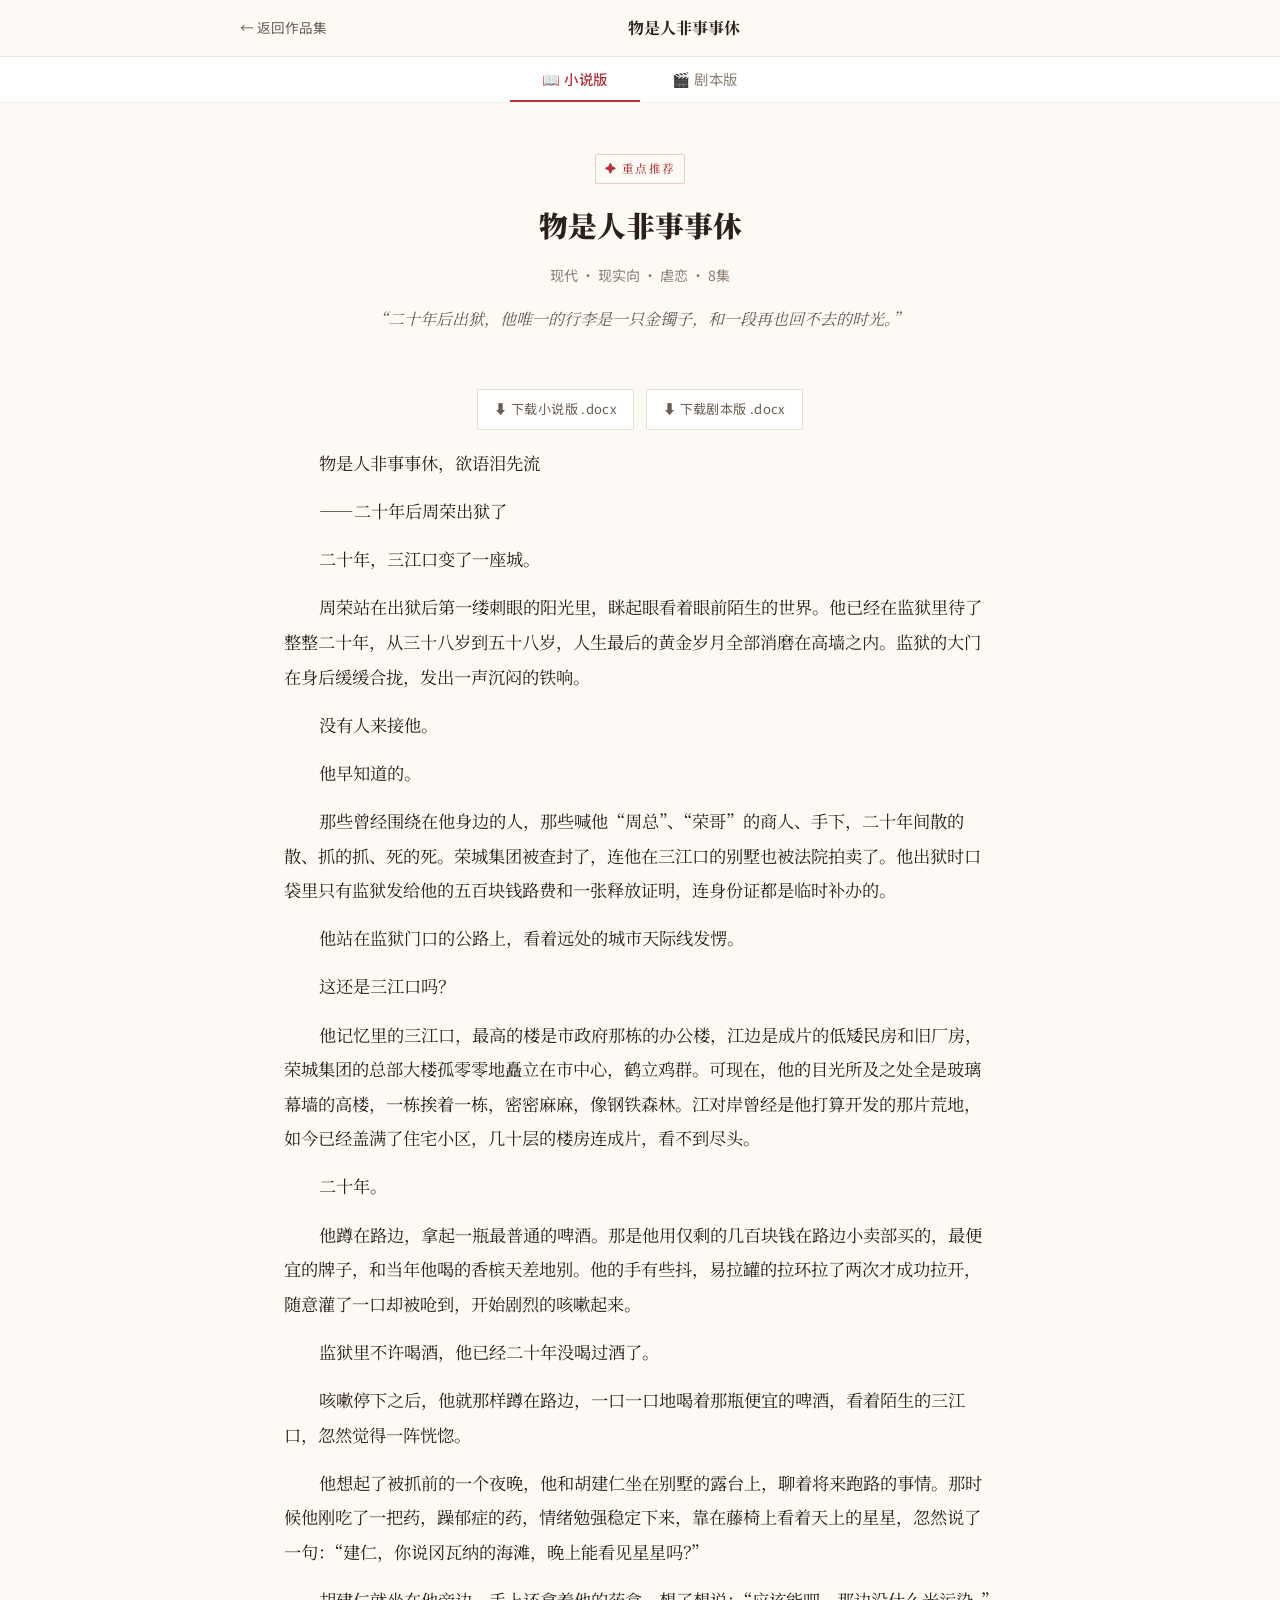
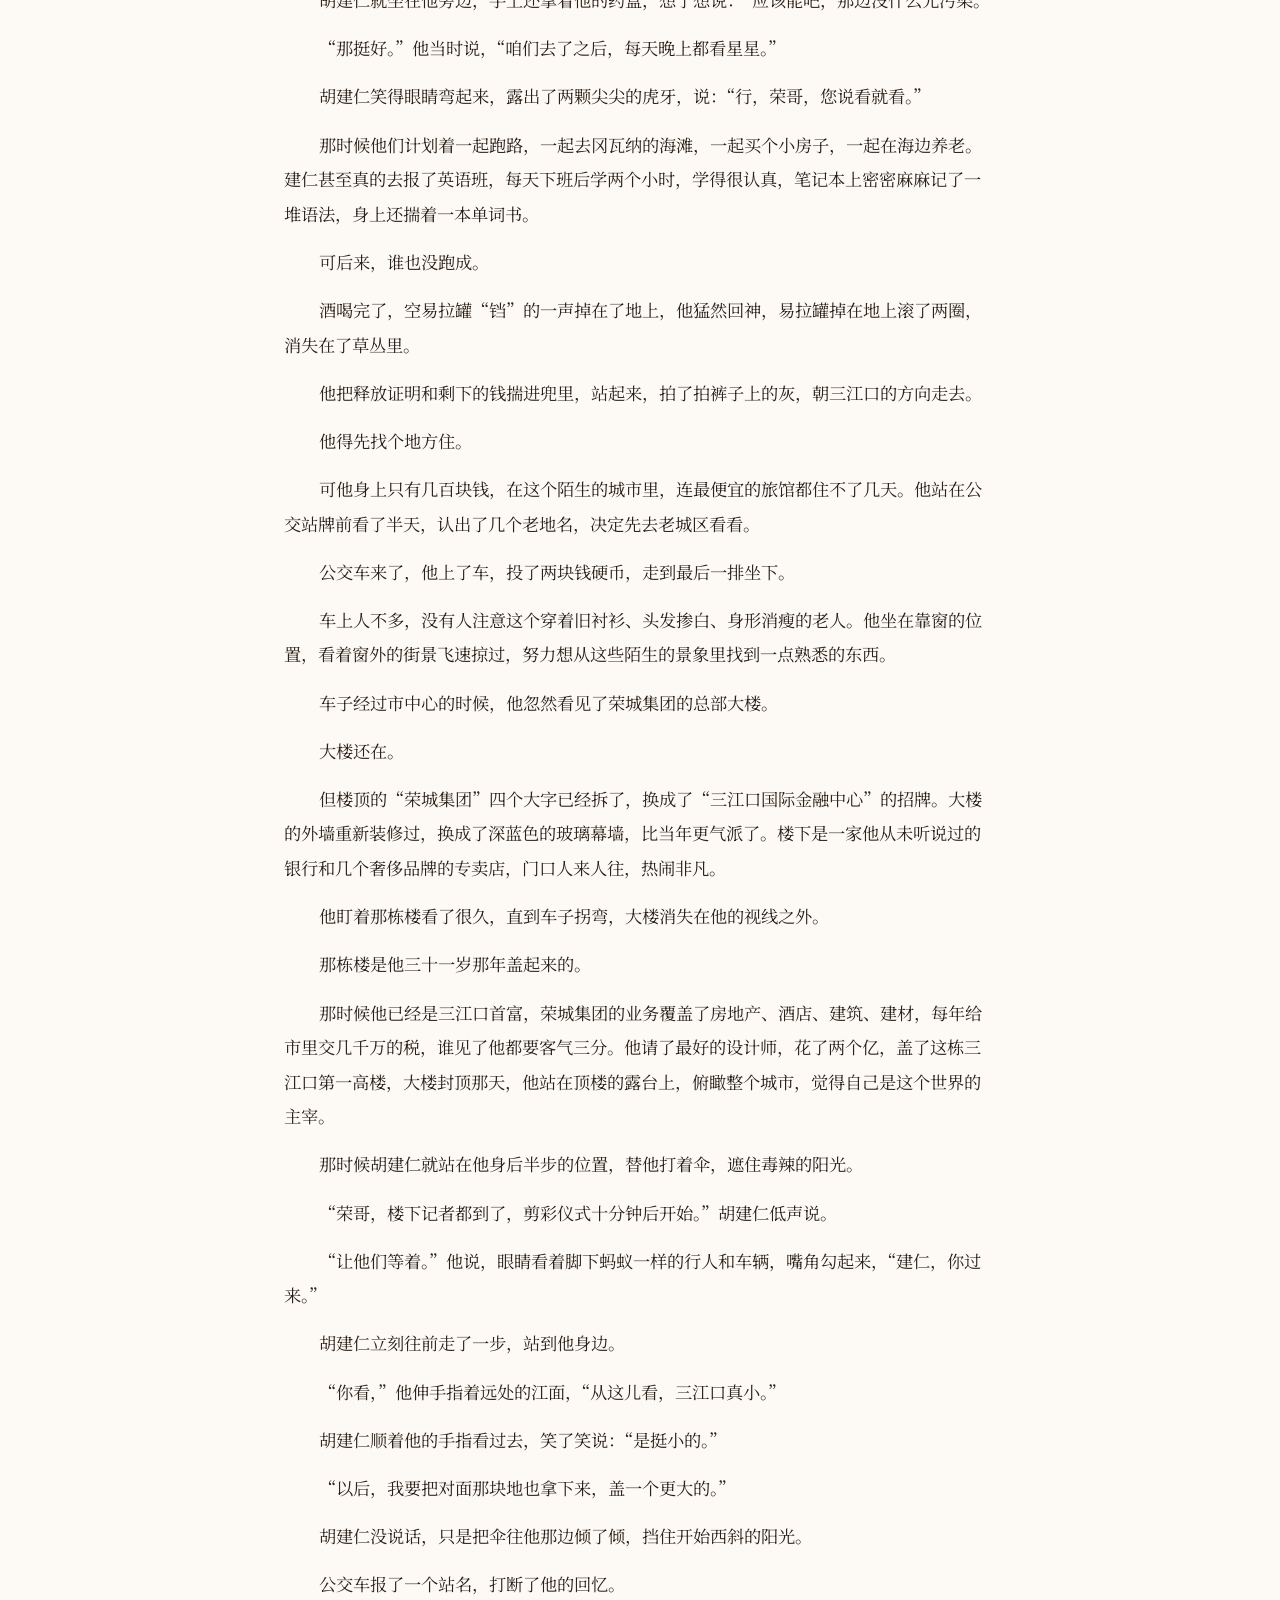
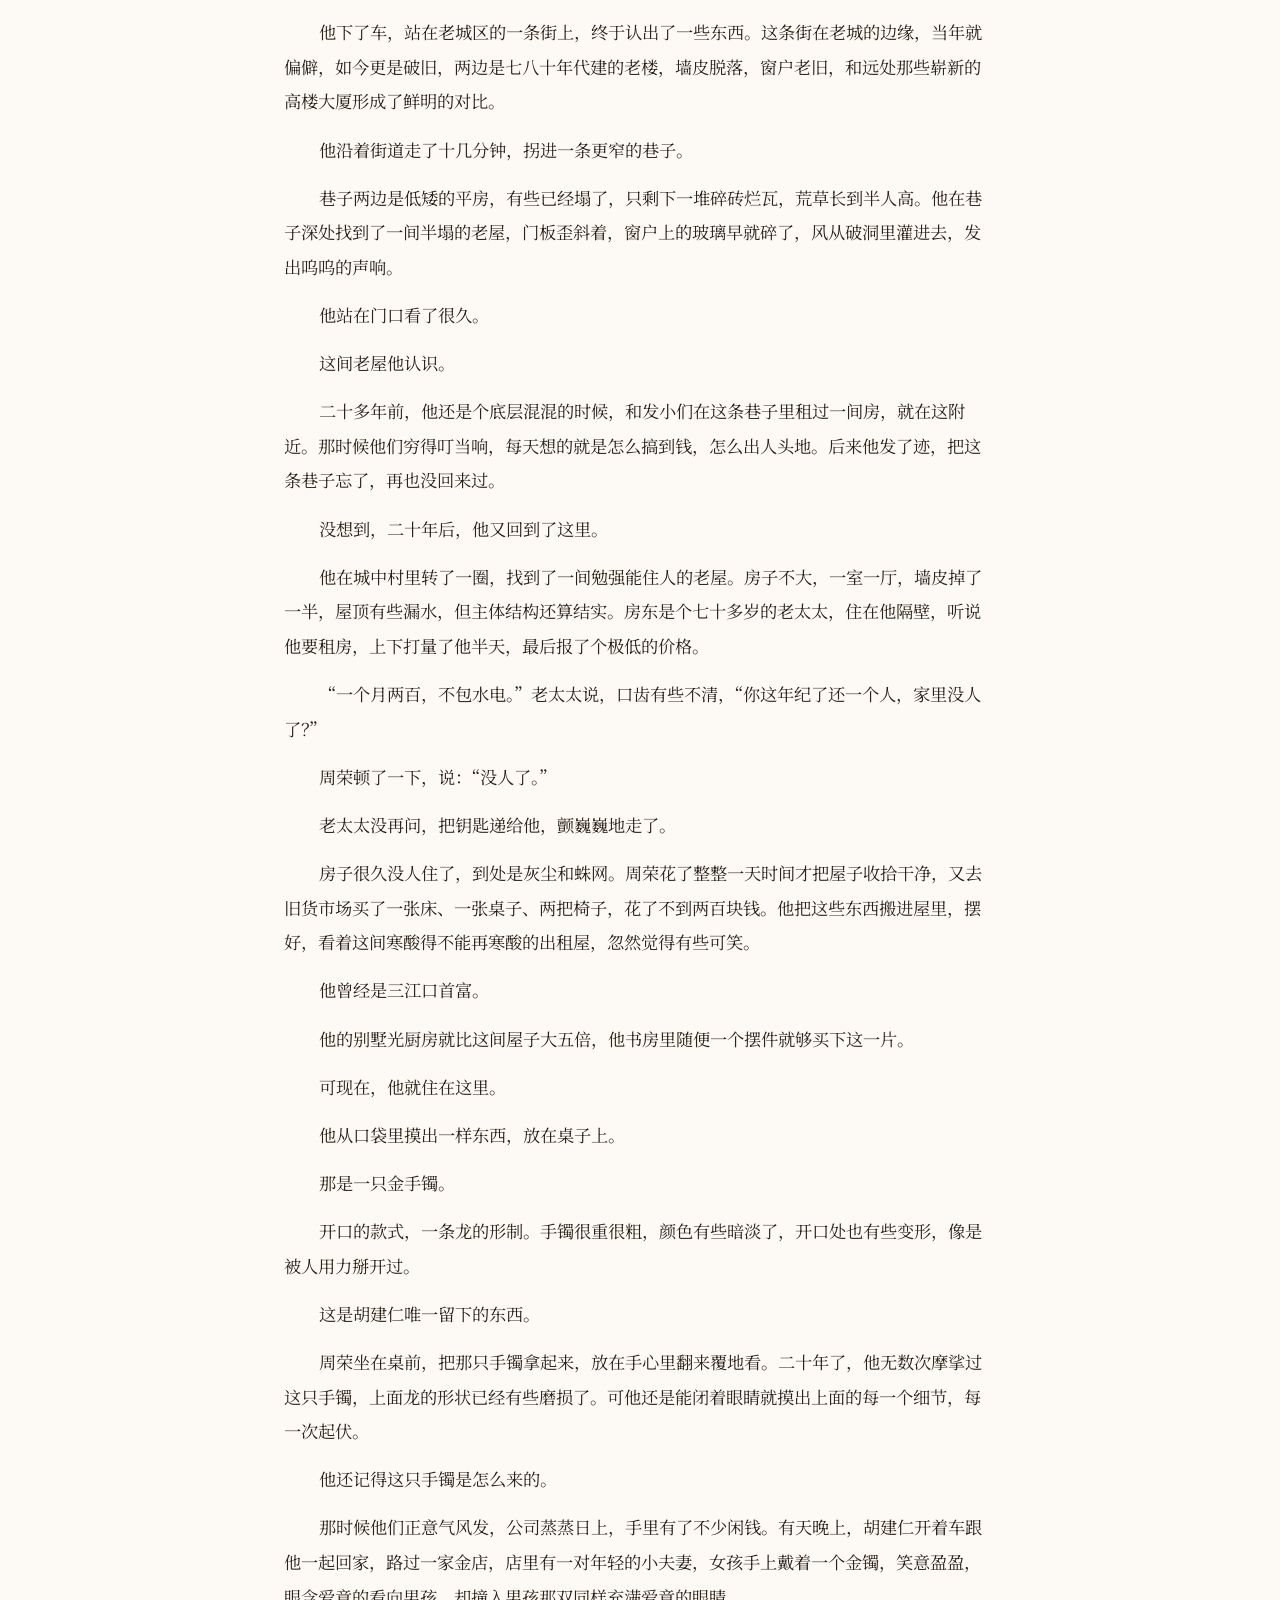
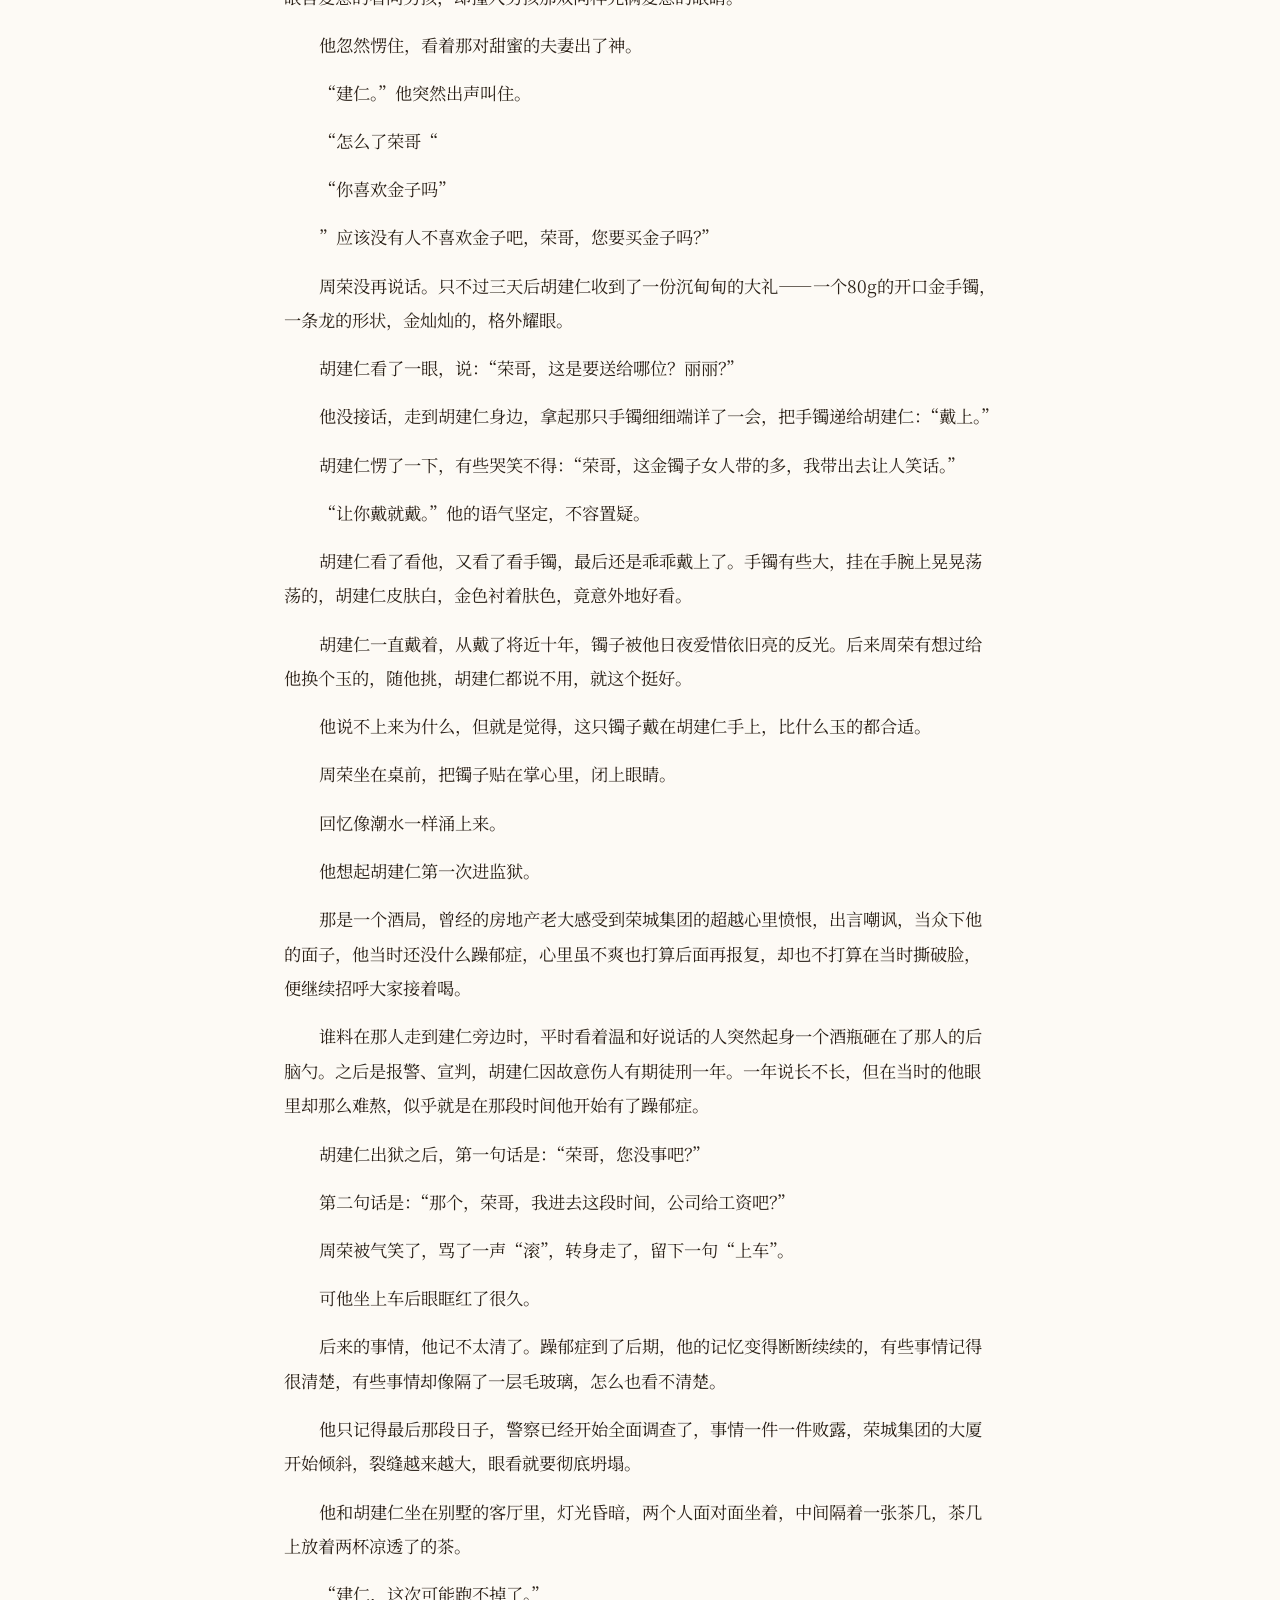
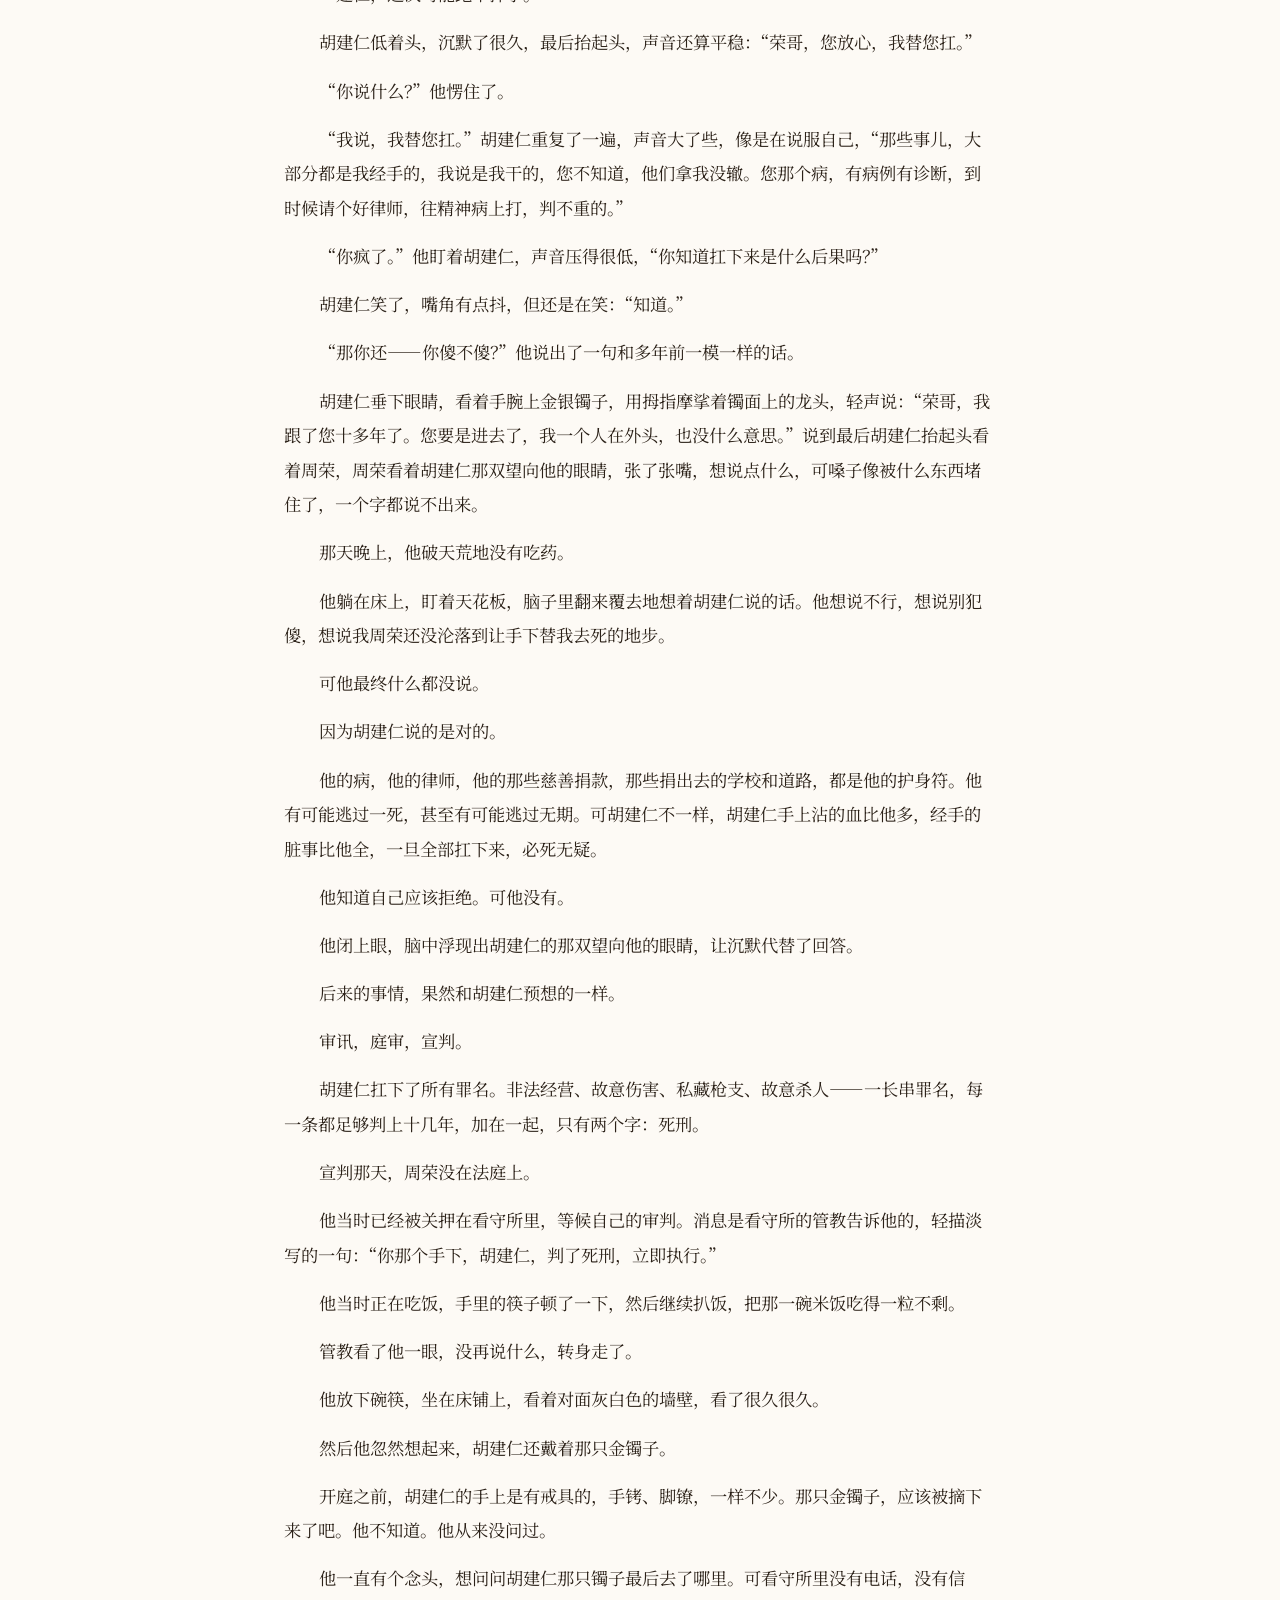
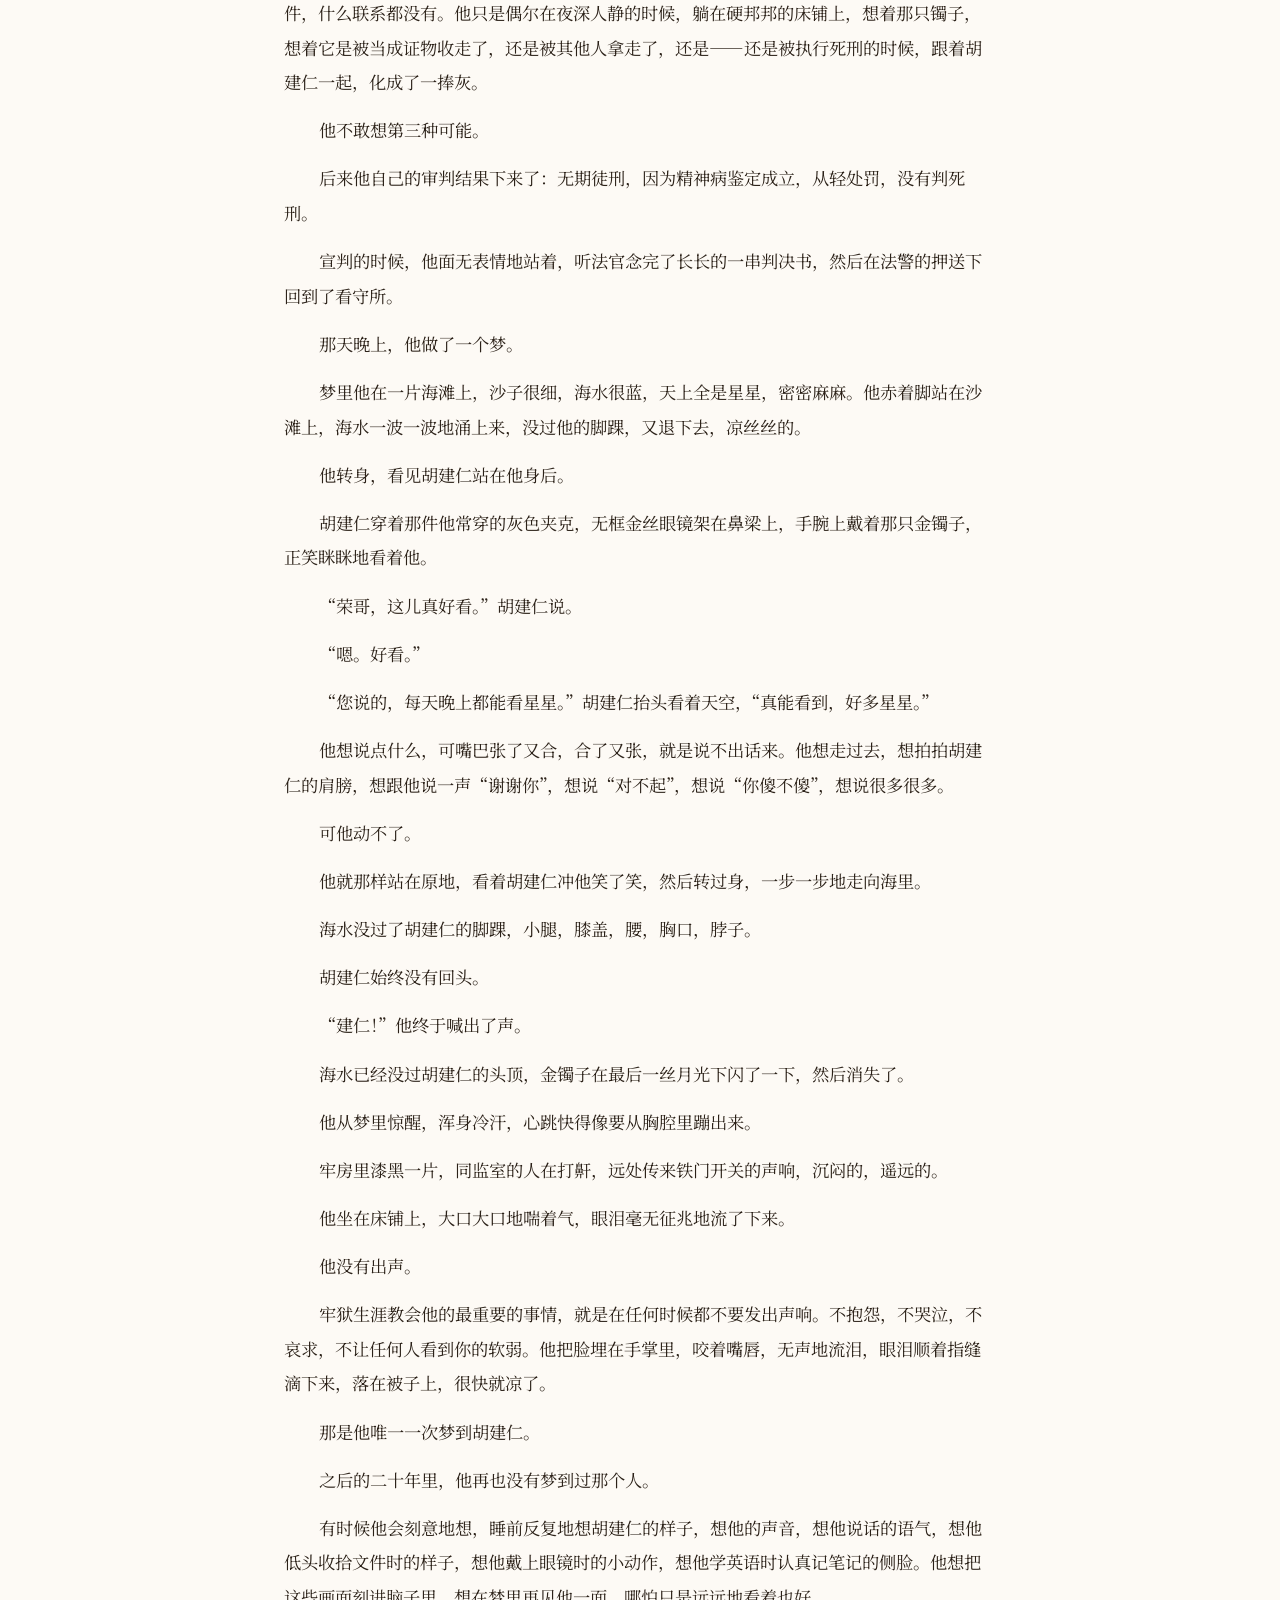
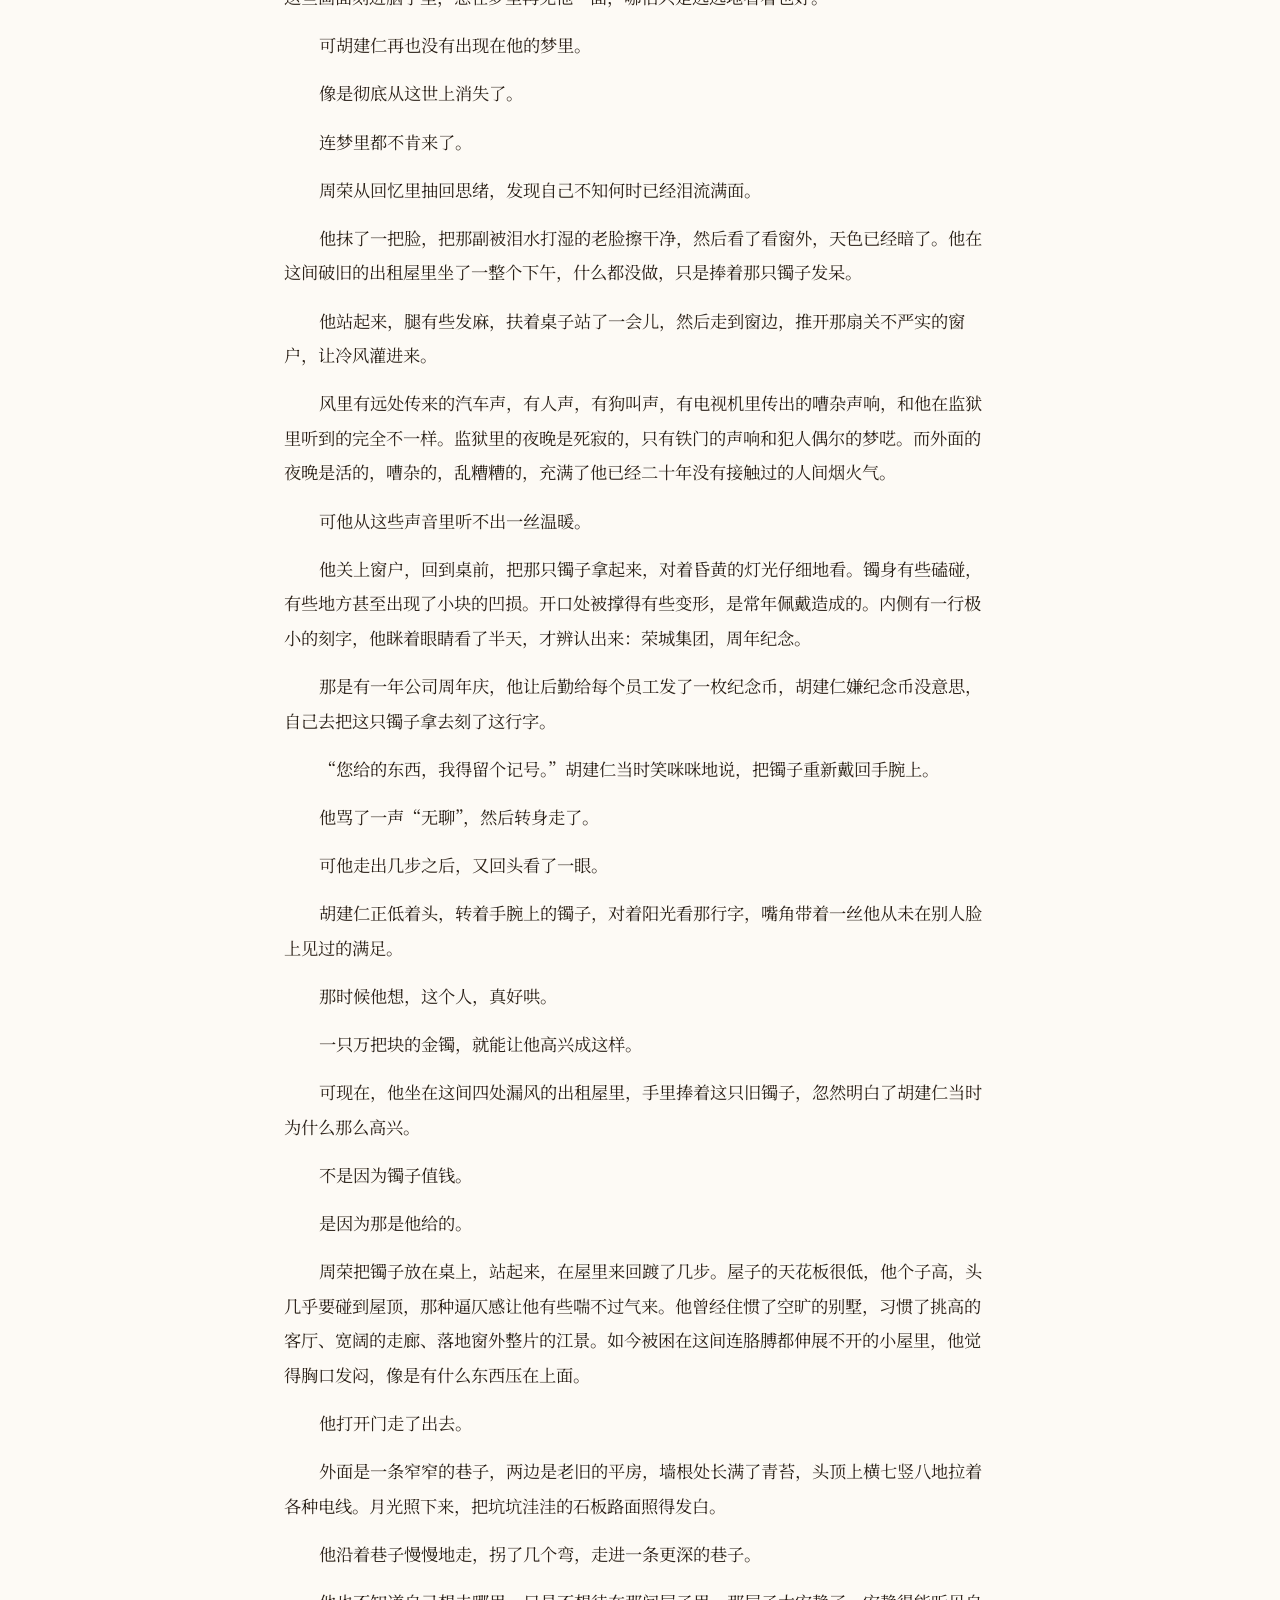
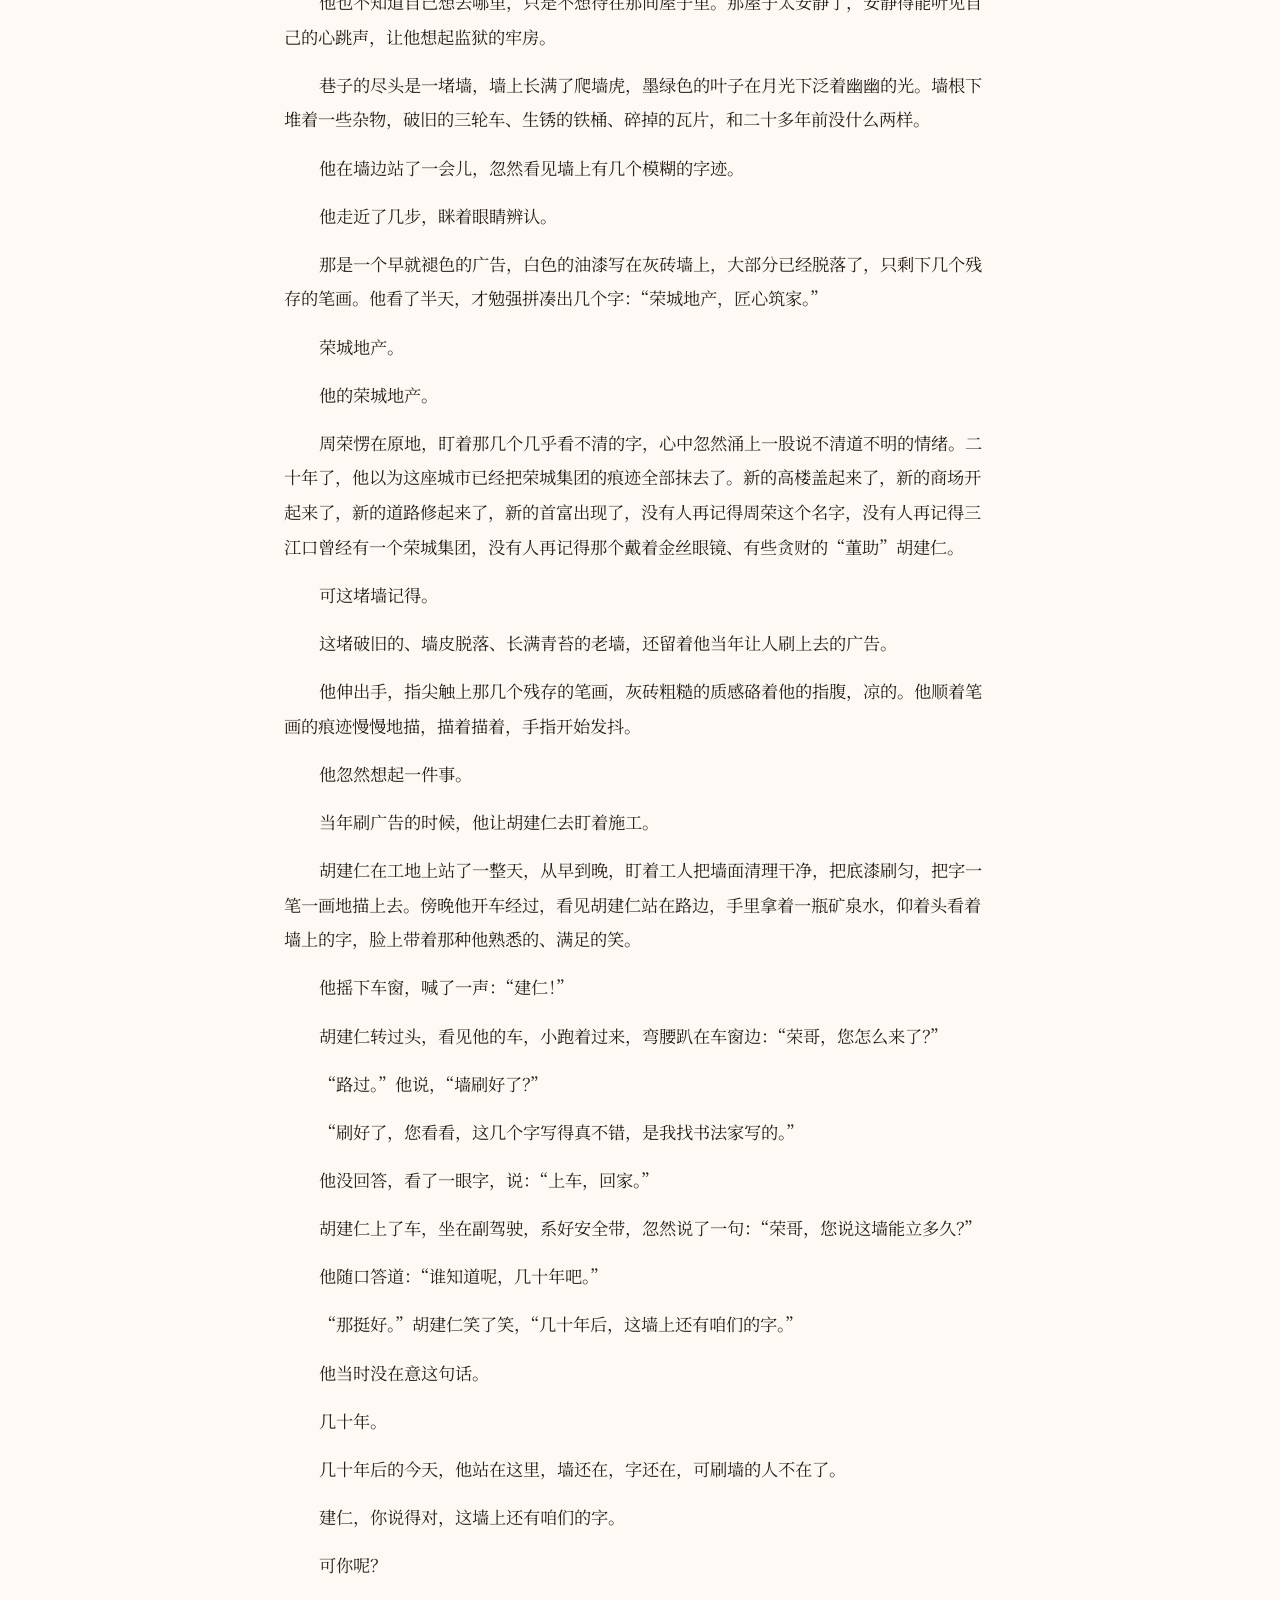
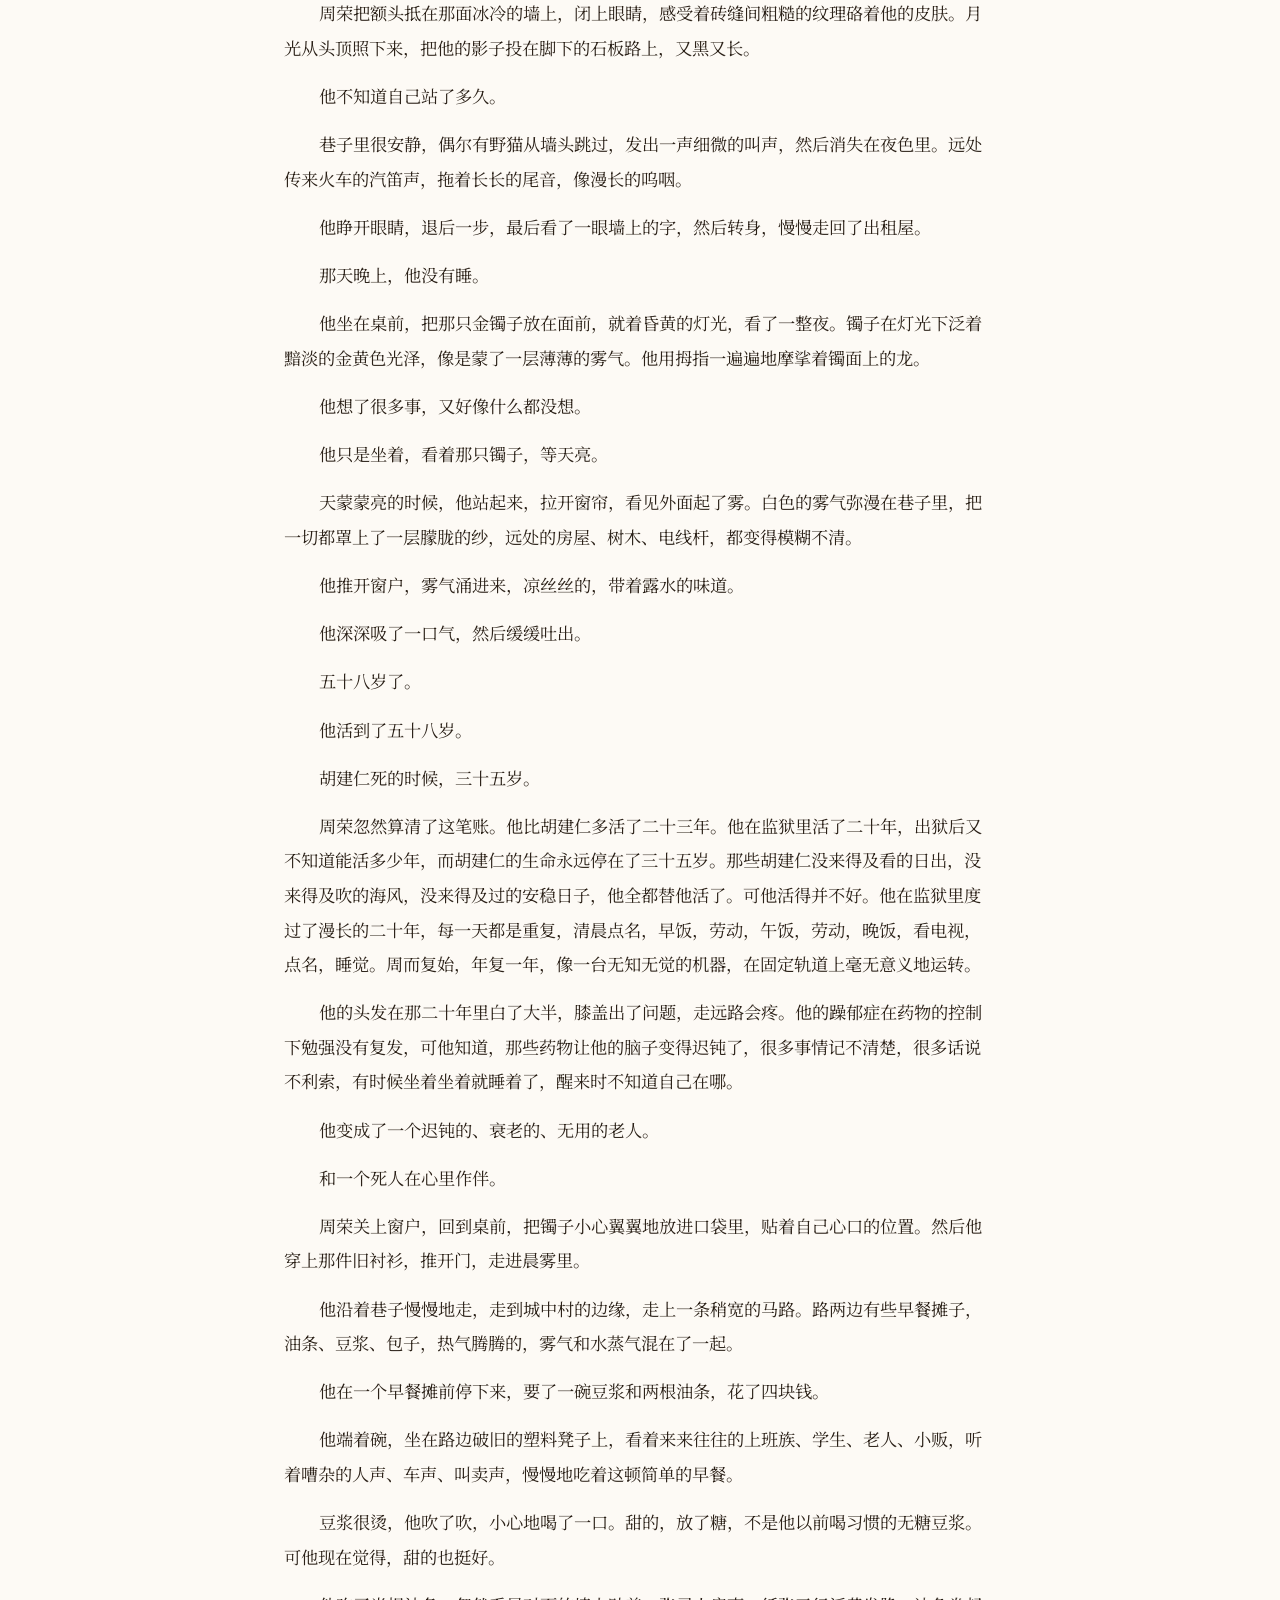
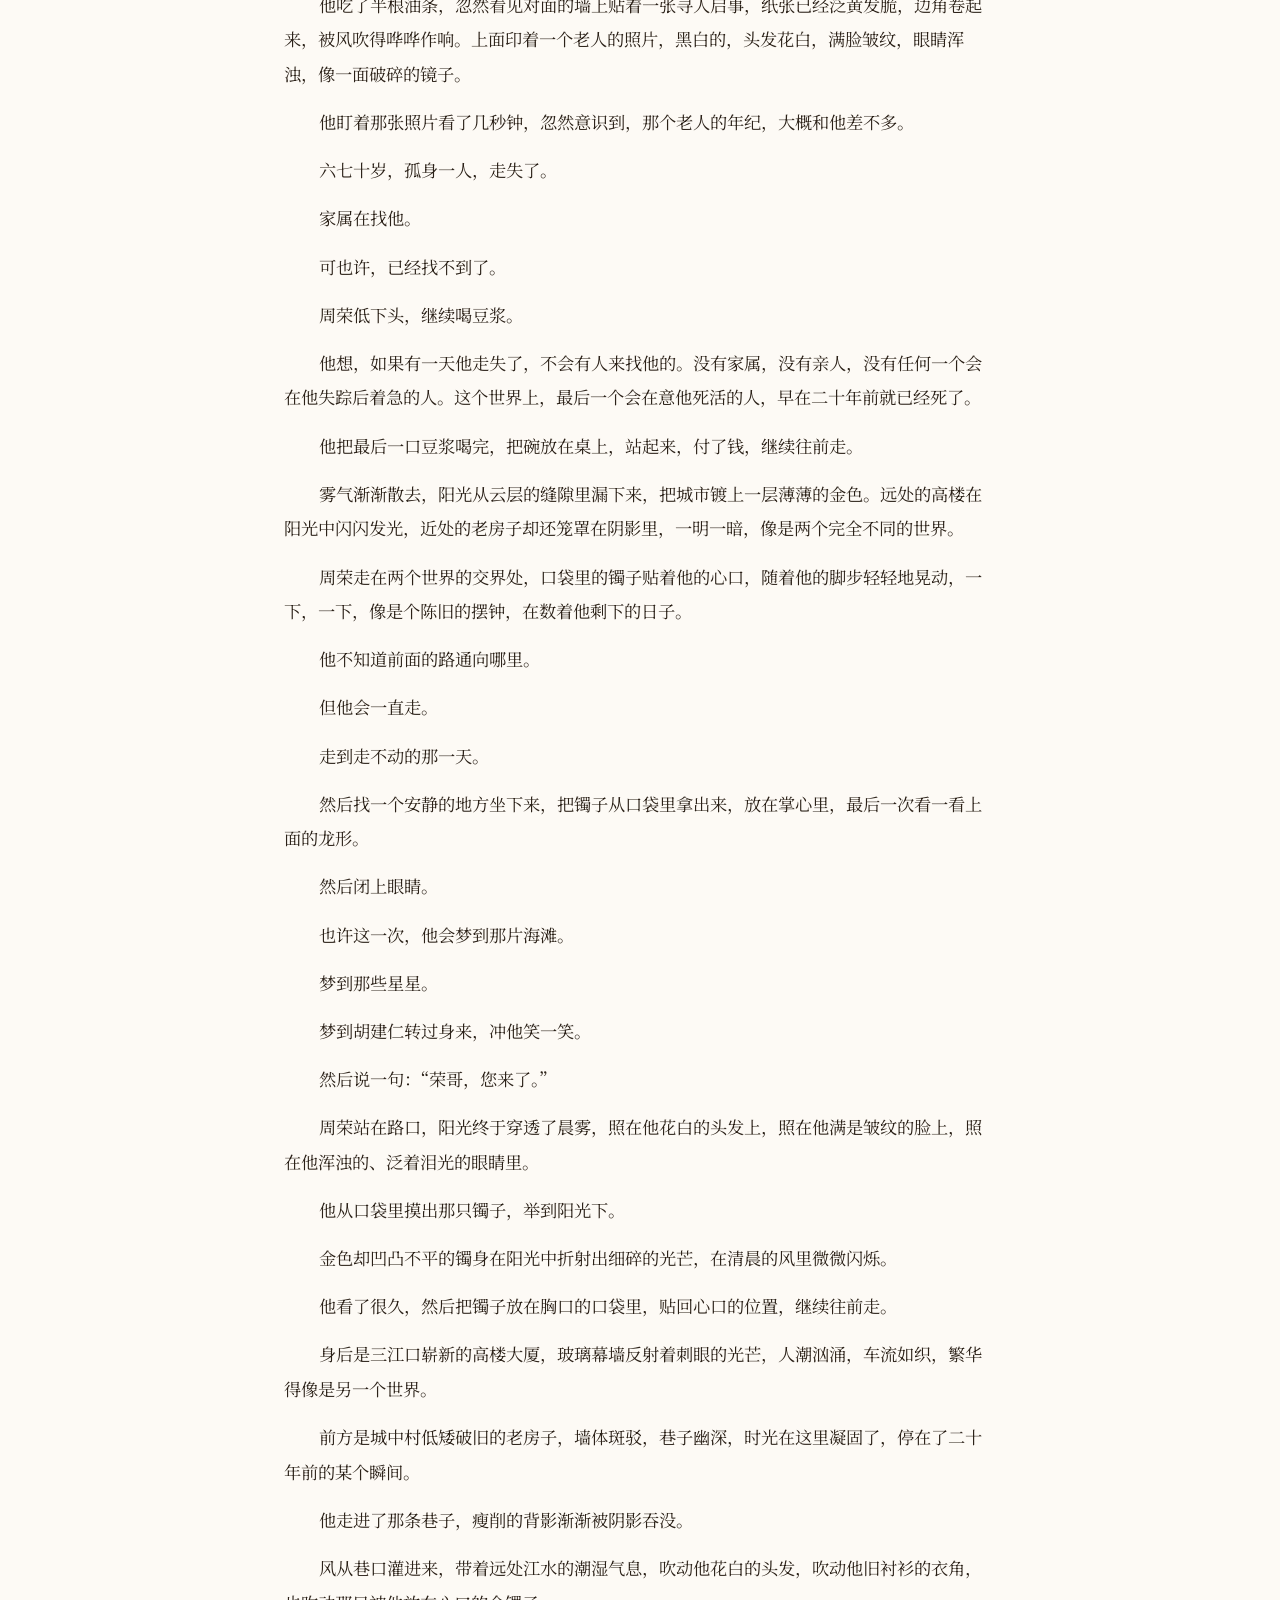
<file: read/wushirenfei.html>
<!DOCTYPE html><html lang="zh-CN"><head>
<meta charset="UTF-8"><meta name="viewport" content="width=device-width,initial-scale=1.0">
<title>物是人非事事休 - 茅酉愉作品集</title>
<link rel="preconnect" href="https://fonts.googleapis.com"><link rel="preconnect" href="https://fonts.gstatic.com" crossorigin>
<link href="https://fonts.googleapis.com/css2?family=Noto+Serif+SC:wght@400;600;700;900&family=Noto+Sans+SC:wght@300;400;500&display=swap" rel="stylesheet">
<style>
*,*::before,*::after{box-sizing:border-box;margin:0;padding:0}
body{font-family:'Noto Serif SC','PingFang SC','STSong',serif;background:#fdfaf5;color:#2b2118;line-height:2;-webkit-font-smoothing:antialiased}
.reader-header{position:sticky;top:0;z-index:50;background:rgba(253,250,245,0.92);backdrop-filter:blur(12px);border-bottom:1px solid rgba(180,160,140,0.2);padding:0 1.5rem}
.header-inner{max-width:800px;margin:0 auto;display:flex;align-items:center;justify-content:space-between;height:56px}
.back-link{text-decoration:none;color:#6b5e53;font-size:.85rem;font-family:'Noto Sans SC',sans-serif;transition:color .25s;white-space:nowrap}
.back-link:hover{color:#b5343a}
.work-title-sm{font-weight:700;font-size:1rem;white-space:nowrap;overflow:hidden;text-overflow:ellipsis}
.tab-bar{display:flex;border-bottom:1px solid rgba(180,160,140,0.15);background:#fff;position:sticky;top:56px;z-index:40;justify-content:center}
.tab-btn{padding:.7rem 2rem;border:none;background:none;font-family:'Noto Sans SC',sans-serif;font-size:.9rem;color:#8b7e72;cursor:pointer;border-bottom:2px solid transparent;transition:all .25s;letter-spacing:.04em}
.tab-btn:hover{color:#b5343a}
.tab-btn.active{color:#b5343a;border-bottom-color:#b5343a;font-weight:500}
.reading-container{max-width:760px;margin:0 auto;padding:3rem 1.5rem}
.reading-content{display:none}
.reading-content.active{display:block}
.reading-content.novel p{text-indent:2em;margin-bottom:.85rem;font-size:1.08rem;line-height:2}
.scene-ep{font-weight:900;font-size:1.3rem;color:#b5343a;margin-top:2.5rem;margin-bottom:1rem;text-align:center;letter-spacing:.08em}
.scene-marker{font-weight:700;font-size:.95rem;color:#2b2118;margin-top:1.8rem;margin-bottom:.6rem;padding-bottom:.4rem;border-bottom:1px dotted rgba(180,160,140,0.3)}
.script-action{font-size:.95rem;color:#4a3f35;margin-bottom:.45rem;padding-left:.5rem;line-height:1.8}
.script-char{font-weight:700;font-size:.95rem;color:#2b2118;margin-top:.7rem;margin-bottom:0}
.script-dialogue{font-size:.95rem;color:#2b2118;margin-bottom:.45rem;padding-left:1rem;line-height:1.8}
.script-vo{font-size:.95rem;color:#6b5e53;margin-bottom:.45rem;padding-left:.5rem;font-style:italic;line-height:1.8}
.script-fb{font-weight:700;font-size:.88rem;color:#8b4630;margin:1rem 0 .5rem;text-align:center;letter-spacing:.06em}
.script-sub{font-size:.9rem;color:#8b7e72;margin-top:1.5rem;text-align:center;font-style:italic;padding:1rem 0;border-top:1px solid rgba(180,160,140,0.15)}
.download-bar{display:flex;gap:.75rem;flex-wrap:wrap;padding:1rem 0;justify-content:center}
.download-btn{display:inline-flex;align-items:center;gap:.4em;padding:.5em 1.2em;border:1px solid rgba(180,160,140,0.35);border-radius:2px;text-decoration:none;color:#6b5e53;font-family:'Noto Sans SC',sans-serif;font-size:.82rem;transition:all .25s;background:#fff;letter-spacing:.03em}
.download-btn:hover{background:rgba(181,52,58,0.04);border-color:#b5343a;color:#b5343a}
.work-info-header{text-align:center;margin-bottom:2.5rem}
.work-info-header .badge{display:inline-block;font-size:.72rem;font-weight:500;letter-spacing:.1em;color:#b5343a;border:1px solid rgba(181,52,58,0.25);padding:.2em .8em;border-radius:2px;margin-bottom:.75rem}
.work-info-header h2{font-size:1.8rem;font-weight:900;margin-bottom:.5rem}
.work-info-header .meta{font-size:.88rem;color:#8b7e72;font-family:'Noto Sans SC',sans-serif}
.work-info-header .hook{font-size:1rem;color:#6b5e53;margin-top:1rem;font-style:italic;line-height:1.7}
.reader-footer{text-align:center;padding:3rem 1.5rem;border-top:1px solid rgba(180,160,140,0.1);margin-top:2rem}
@media(max-width:600px){.reading-container{padding:2rem .8rem}.tab-btn{padding:.6rem 1rem;font-size:.82rem}.work-info-header h2{font-size:1.4rem}}</style></head><body>
<div class="reader-header"><div class="header-inner"><a href="../index.html#works" class="back-link">&#8592; 返回作品集</a><span class="work-title-sm">物是人非事事休</span><div></div></div></div>
<div class="tab-bar"><button class="tab-btn active" onclick="switchTab(&quot;novel&quot;)">&#128214; 小说版</button><button class="tab-btn" onclick="switchTab(&quot;script&quot;)">&#127916; 剧本版</button></div>
<div class="reading-container">
<div class="work-info-header"><div class="badge">✦ 重点推荐</div><h2>物是人非事事休</h2><div class="meta">现代 · 现实向 · 虐恋 · 8集</div><div class="hook">&ldquo;二十年后出狱，他唯一的行李是一只金镯子，和一段再也回不去的时光。&rdquo;</div></div>
<div class="download-bar"><a class="download-btn" href="../downloads/物是人非事事休-小说版.docx" download>&#11015; 下载小说版 .docx</a><a class="download-btn" href="../downloads/物是人非事事休-剧本版.docx" download>&#11015; 下载剧本版 .docx</a></div>
<div class="reading-content novel active" id="content-novel">
<p>物是人非事事休，欲语泪先流</p>
<p>——二十年后周荣出狱了</p>
<p>二十年，三江口变了一座城。</p>
<p>周荣站在出狱后第一缕刺眼的阳光里，眯起眼看着眼前陌生的世界。他已经在监狱里待了整整二十年，从三十八岁到五十八岁，人生最后的黄金岁月全部消磨在高墙之内。监狱的大门在身后缓缓合拢，发出一声沉闷的铁响。</p>
<p>没有人来接他。</p>
<p>他早知道的。</p>
<p>那些曾经围绕在他身边的人，那些喊他“周总”、“荣哥”的商人、手下，二十年间散的散、抓的抓、死的死。荣城集团被查封了，连他在三江口的别墅也被法院拍卖了。他出狱时口袋里只有监狱发给他的五百块钱路费和一张释放证明，连身份证都是临时补办的。</p>
<p>他站在监狱门口的公路上，看着远处的城市天际线发愣。</p>
<p>这还是三江口吗？</p>
<p>他记忆里的三江口，最高的楼是市政府那栋的办公楼，江边是成片的低矮民房和旧厂房，荣城集团的总部大楼孤零零地矗立在市中心，鹤立鸡群。可现在，他的目光所及之处全是玻璃幕墙的高楼，一栋挨着一栋，密密麻麻，像钢铁森林。江对岸曾经是他打算开发的那片荒地，如今已经盖满了住宅小区，几十层的楼房连成片，看不到尽头。</p>
<p>二十年。</p>
<p>他蹲在路边，拿起一瓶最普通的啤酒。那是他用仅剩的几百块钱在路边小卖部买的，最便宜的牌子，和当年他喝的香槟天差地别。他的手有些抖，易拉罐的拉环拉了两次才成功拉开，随意灌了一口却被呛到，开始剧烈的咳嗽起来。</p>
<p>监狱里不许喝酒，他已经二十年没喝过酒了。</p>
<p>咳嗽停下之后，他就那样蹲在路边，一口一口地喝着那瓶便宜的啤酒，看着陌生的三江口，忽然觉得一阵恍惚。</p>
<p>他想起了被抓前的一个夜晚，他和胡建仁坐在别墅的露台上，聊着将来跑路的事情。那时候他刚吃了一把药，躁郁症的药，情绪勉强稳定下来，靠在藤椅上看着天上的星星，忽然说了一句：“建仁，你说冈瓦纳的海滩，晚上能看见星星吗？”</p>
<p>胡建仁就坐在他旁边，手上还拿着他的药盒，想了想说：“应该能吧，那边没什么光污染。”</p>
<p>“那挺好。”他当时说，“咱们去了之后，每天晚上都看星星。”</p>
<p>胡建仁笑得眼睛弯起来，露出了两颗尖尖的虎牙，说：“行，荣哥，您说看就看。”</p>
<p>那时候他们计划着一起跑路，一起去冈瓦纳的海滩，一起买个小房子，一起在海边养老。建仁甚至真的去报了英语班，每天下班后学两个小时，学得很认真，笔记本上密密麻麻记了一堆语法，身上还揣着一本单词书。</p>
<p>可后来，谁也没跑成。</p>
<p>酒喝完了，空易拉罐“铛”的一声掉在了地上，他猛然回神，易拉罐掉在地上滚了两圈，消失在了草丛里。</p>
<p>他把释放证明和剩下的钱揣进兜里，站起来，拍了拍裤子上的灰，朝三江口的方向走去。</p>
<p>他得先找个地方住。</p>
<p>可他身上只有几百块钱，在这个陌生的城市里，连最便宜的旅馆都住不了几天。他站在公交站牌前看了半天，认出了几个老地名，决定先去老城区看看。</p>
<p>公交车来了，他上了车，投了两块钱硬币，走到最后一排坐下。</p>
<p>车上人不多，没有人注意这个穿着旧衬衫、头发掺白、身形消瘦的老人。他坐在靠窗的位置，看着窗外的街景飞速掠过，努力想从这些陌生的景象里找到一点熟悉的东西。</p>
<p>车子经过市中心的时候，他忽然看见了荣城集团的总部大楼。</p>
<p>大楼还在。</p>
<p>但楼顶的“荣城集团”四个大字已经拆了，换成了“三江口国际金融中心”的招牌。大楼的外墙重新装修过，换成了深蓝色的玻璃幕墙，比当年更气派了。楼下是一家他从未听说过的银行和几个奢侈品牌的专卖店，门口人来人往，热闹非凡。</p>
<p>他盯着那栋楼看了很久，直到车子拐弯，大楼消失在他的视线之外。</p>
<p>那栋楼是他三十一岁那年盖起来的。</p>
<p>那时候他已经是三江口首富，荣城集团的业务覆盖了房地产、酒店、建筑、建材，每年给市里交几千万的税，谁见了他都要客气三分。他请了最好的设计师，花了两个亿，盖了这栋三江口第一高楼，大楼封顶那天，他站在顶楼的露台上，俯瞰整个城市，觉得自己是这个世界的主宰。</p>
<p>那时候胡建仁就站在他身后半步的位置，替他打着伞，遮住毒辣的阳光。</p>
<p>“荣哥，楼下记者都到了，剪彩仪式十分钟后开始。”胡建仁低声说。</p>
<p>“让他们等着。”他说，眼睛看着脚下蚂蚁一样的行人和车辆，嘴角勾起来，“建仁，你过来。”</p>
<p>胡建仁立刻往前走了一步，站到他身边。</p>
<p>“你看，”他伸手指着远处的江面，“从这儿看，三江口真小。”</p>
<p>胡建仁顺着他的手指看过去，笑了笑说：“是挺小的。”</p>
<p>“以后，我要把对面那块地也拿下来，盖一个更大的。”</p>
<p>胡建仁没说话，只是把伞往他那边倾了倾，挡住开始西斜的阳光。</p>
<p>公交车报了一个站名，打断了他的回忆。</p>
<p>他下了车，站在老城区的一条街上，终于认出了一些东西。这条街在老城的边缘，当年就偏僻，如今更是破旧，两边是七八十年代建的老楼，墙皮脱落，窗户老旧，和远处那些崭新的高楼大厦形成了鲜明的对比。</p>
<p>他沿着街道走了十几分钟，拐进一条更窄的巷子。</p>
<p>巷子两边是低矮的平房，有些已经塌了，只剩下一堆碎砖烂瓦，荒草长到半人高。他在巷子深处找到了一间半塌的老屋，门板歪斜着，窗户上的玻璃早就碎了，风从破洞里灌进去，发出呜呜的声响。</p>
<p>他站在门口看了很久。</p>
<p>这间老屋他认识。</p>
<p>二十多年前，他还是个底层混混的时候，和发小们在这条巷子里租过一间房，就在这附近。那时候他们穷得叮当响，每天想的就是怎么搞到钱，怎么出人头地。后来他发了迹，把这条巷子忘了，再也没回来过。</p>
<p>没想到，二十年后，他又回到了这里。</p>
<p>他在城中村里转了一圈，找到了一间勉强能住人的老屋。房子不大，一室一厅，墙皮掉了一半，屋顶有些漏水，但主体结构还算结实。房东是个七十多岁的老太太，住在他隔壁，听说他要租房，上下打量了他半天，最后报了个极低的价格。</p>
<p>“一个月两百，不包水电。”老太太说，口齿有些不清，“你这年纪了还一个人，家里没人了？”</p>
<p>周荣顿了一下，说：“没人了。”</p>
<p>老太太没再问，把钥匙递给他，颤巍巍地走了。</p>
<p>房子很久没人住了，到处是灰尘和蛛网。周荣花了整整一天时间才把屋子收拾干净，又去旧货市场买了一张床、一张桌子、两把椅子，花了不到两百块钱。他把这些东西搬进屋里，摆好，看着这间寒酸得不能再寒酸的出租屋，忽然觉得有些可笑。</p>
<p>他曾经是三江口首富。</p>
<p>他的别墅光厨房就比这间屋子大五倍，他书房里随便一个摆件就够买下这一片。</p>
<p>可现在，他就住在这里。</p>
<p>他从口袋里摸出一样东西，放在桌子上。</p>
<p>那是一只金手镯。</p>
<p>开口的款式，一条龙的形制。手镯很重很粗，颜色有些暗淡了，开口处也有些变形，像是被人用力掰开过。</p>
<p>这是胡建仁唯一留下的东西。</p>
<p>周荣坐在桌前，把那只手镯拿起来，放在手心里翻来覆地看。二十年了，他无数次摩挲过这只手镯，上面龙的形状已经有些磨损了。可他还是能闭着眼睛就摸出上面的每一个细节，每一次起伏。</p>
<p>他还记得这只手镯是怎么来的。</p>
<p>那时候他们正意气风发，公司蒸蒸日上，手里有了不少闲钱。有天晚上，胡建仁开着车跟他一起回家，路过一家金店，店里有一对年轻的小夫妻，女孩手上戴着一个金镯，笑意盈盈，眼含爱意的看向男孩，却撞入男孩那双同样充满爱意的眼睛。</p>
<p>他忽然愣住，看着那对甜蜜的夫妻出了神。</p>
<p>“建仁。”他突然出声叫住。</p>
<p>“怎么了荣哥“</p>
<p>“你喜欢金子吗”</p>
<p>”应该没有人不喜欢金子吧，荣哥，您要买金子吗？”</p>
<p>周荣没再说话。只不过三天后胡建仁收到了一份沉甸甸的大礼——一个80g的开口金手镯，一条龙的形状，金灿灿的，格外耀眼。</p>
<p>胡建仁看了一眼，说：“荣哥，这是要送给哪位？丽丽？”</p>
<p>他没接话，走到胡建仁身边，拿起那只手镯细细端详了一会，把手镯递给胡建仁：“戴上。”</p>
<p>胡建仁愣了一下，有些哭笑不得：“荣哥，这金镯子女人带的多，我带出去让人笑话。”</p>
<p>“让你戴就戴。”他的语气坚定，不容置疑。</p>
<p>胡建仁看了看他，又看了看手镯，最后还是乖乖戴上了。手镯有些大，挂在手腕上晃晃荡荡的，胡建仁皮肤白，金色衬着肤色，竟意外地好看。</p>
<p>胡建仁一直戴着，从戴了将近十年，镯子被他日夜爱惜依旧亮的反光。后来周荣有想过给他换个玉的，随他挑，胡建仁都说不用，就这个挺好。</p>
<p>他说不上来为什么，但就是觉得，这只镯子戴在胡建仁手上，比什么玉的都合适。</p>
<p>周荣坐在桌前，把镯子贴在掌心里，闭上眼睛。</p>
<p>回忆像潮水一样涌上来。</p>
<p>他想起胡建仁第一次进监狱。</p>
<p>那是一个酒局，曾经的房地产老大感受到荣城集团的超越心里愤恨，出言嘲讽，当众下他的面子，他当时还没什么躁郁症，心里虽不爽也打算后面再报复，却也不打算在当时撕破脸，便继续招呼大家接着喝。</p>
<p>谁料在那人走到建仁旁边时，平时看着温和好说话的人突然起身一个酒瓶砸在了那人的后脑勺。之后是报警、宣判，胡建仁因故意伤人有期徒刑一年。一年说长不长，但在当时的他眼里却那么难熬，似乎就是在那段时间他开始有了躁郁症。</p>
<p>胡建仁出狱之后，第一句话是：“荣哥，您没事吧？”</p>
<p>第二句话是：“那个，荣哥，我进去这段时间，公司给工资吧？”</p>
<p>周荣被气笑了，骂了一声“滚”，转身走了，留下一句“上车”。</p>
<p>可他坐上车后眼眶红了很久。</p>
<p>后来的事情，他记不太清了。躁郁症到了后期，他的记忆变得断断续续的，有些事情记得很清楚，有些事情却像隔了一层毛玻璃，怎么也看不清楚。</p>
<p>他只记得最后那段日子，警察已经开始全面调查了，事情一件一件败露，荣城集团的大厦开始倾斜，裂缝越来越大，眼看就要彻底坍塌。</p>
<p>他和胡建仁坐在别墅的客厅里，灯光昏暗，两个人面对面坐着，中间隔着一张茶几，茶几上放着两杯凉透了的茶。</p>
<p>“建仁，这次可能跑不掉了。”</p>
<p>胡建仁低着头，沉默了很久，最后抬起头，声音还算平稳：“荣哥，您放心，我替您扛。”</p>
<p>“你说什么？”他愣住了。</p>
<p>“我说，我替您扛。”胡建仁重复了一遍，声音大了些，像是在说服自己，“那些事儿，大部分都是我经手的，我说是我干的，您不知道，他们拿我没辙。您那个病，有病例有诊断，到时候请个好律师，往精神病上打，判不重的。”</p>
<p>“你疯了。”他盯着胡建仁，声音压得很低，“你知道扛下来是什么后果吗？”</p>
<p>胡建仁笑了，嘴角有点抖，但还是在笑：“知道。”</p>
<p>“那你还——你傻不傻？”他说出了一句和多年前一模一样的话。</p>
<p>胡建仁垂下眼睛，看着手腕上金银镯子，用拇指摩挲着镯面上的龙头，轻声说：“荣哥，我跟了您十多年了。您要是进去了，我一个人在外头，也没什么意思。”说到最后胡建仁抬起头看着周荣，周荣看着胡建仁那双望向他的眼睛，张了张嘴，想说点什么，可嗓子像被什么东西堵住了，一个字都说不出来。</p>
<p>那天晚上，他破天荒地没有吃药。</p>
<p>他躺在床上，盯着天花板，脑子里翻来覆去地想着胡建仁说的话。他想说不行，想说别犯傻，想说我周荣还没沦落到让手下替我去死的地步。</p>
<p>可他最终什么都没说。</p>
<p>因为胡建仁说的是对的。</p>
<p>他的病，他的律师，他的那些慈善捐款，那些捐出去的学校和道路，都是他的护身符。他有可能逃过一死，甚至有可能逃过无期。可胡建仁不一样，胡建仁手上沾的血比他多，经手的脏事比他全，一旦全部扛下来，必死无疑。</p>
<p>他知道自己应该拒绝。可他没有。</p>
<p>他闭上眼，脑中浮现出胡建仁的那双望向他的眼睛，让沉默代替了回答。</p>
<p>后来的事情，果然和胡建仁预想的一样。</p>
<p>审讯，庭审，宣判。</p>
<p>胡建仁扛下了所有罪名。非法经营、故意伤害、私藏枪支、故意杀人——一长串罪名，每一条都足够判上十几年，加在一起，只有两个字：死刑。</p>
<p>宣判那天，周荣没在法庭上。</p>
<p>他当时已经被关押在看守所里，等候自己的审判。消息是看守所的管教告诉他的，轻描淡写的一句：“你那个手下，胡建仁，判了死刑，立即执行。”</p>
<p>他当时正在吃饭，手里的筷子顿了一下，然后继续扒饭，把那一碗米饭吃得一粒不剩。</p>
<p>管教看了他一眼，没再说什么，转身走了。</p>
<p>他放下碗筷，坐在床铺上，看着对面灰白色的墙壁，看了很久很久。</p>
<p>然后他忽然想起来，胡建仁还戴着那只金镯子。</p>
<p>开庭之前，胡建仁的手上是有戒具的，手铐、脚镣，一样不少。那只金镯子，应该被摘下来了吧。他不知道。他从来没问过。</p>
<p>他一直有个念头，想问问胡建仁那只镯子最后去了哪里。可看守所里没有电话，没有信件，什么联系都没有。他只是偶尔在夜深人静的时候，躺在硬邦邦的床铺上，想着那只镯子，想着它是被当成证物收走了，还是被其他人拿走了，还是——还是被执行死刑的时候，跟着胡建仁一起，化成了一捧灰。</p>
<p>他不敢想第三种可能。</p>
<p>后来他自己的审判结果下来了：无期徒刑，因为精神病鉴定成立，从轻处罚，没有判死刑。</p>
<p>宣判的时候，他面无表情地站着，听法官念完了长长的一串判决书，然后在法警的押送下回到了看守所。</p>
<p>那天晚上，他做了一个梦。</p>
<p>梦里他在一片海滩上，沙子很细，海水很蓝，天上全是星星，密密麻麻。他赤着脚站在沙滩上，海水一波一波地涌上来，没过他的脚踝，又退下去，凉丝丝的。</p>
<p>他转身，看见胡建仁站在他身后。</p>
<p>胡建仁穿着那件他常穿的灰色夹克，无框金丝眼镜架在鼻梁上，手腕上戴着那只金镯子，正笑眯眯地看着他。</p>
<p>“荣哥，这儿真好看。”胡建仁说。</p>
<p>“嗯。好看。”</p>
<p>“您说的，每天晚上都能看星星。”胡建仁抬头看着天空，“真能看到，好多星星。”</p>
<p>他想说点什么，可嘴巴张了又合，合了又张，就是说不出话来。他想走过去，想拍拍胡建仁的肩膀，想跟他说一声“谢谢你”，想说“对不起”，想说“你傻不傻”，想说很多很多。</p>
<p>可他动不了。</p>
<p>他就那样站在原地，看着胡建仁冲他笑了笑，然后转过身，一步一步地走向海里。</p>
<p>海水没过了胡建仁的脚踝，小腿，膝盖，腰，胸口，脖子。</p>
<p>胡建仁始终没有回头。</p>
<p>“建仁！”他终于喊出了声。</p>
<p>海水已经没过胡建仁的头顶，金镯子在最后一丝月光下闪了一下，然后消失了。</p>
<p>他从梦里惊醒，浑身冷汗，心跳快得像要从胸腔里蹦出来。</p>
<p>牢房里漆黑一片，同监室的人在打鼾，远处传来铁门开关的声响，沉闷的，遥远的。</p>
<p>他坐在床铺上，大口大口地喘着气，眼泪毫无征兆地流了下来。</p>
<p>他没有出声。</p>
<p>牢狱生涯教会他的最重要的事情，就是在任何时候都不要发出声响。不抱怨，不哭泣，不哀求，不让任何人看到你的软弱。他把脸埋在手掌里，咬着嘴唇，无声地流泪，眼泪顺着指缝滴下来，落在被子上，很快就凉了。</p>
<p>那是他唯一一次梦到胡建仁。</p>
<p>之后的二十年里，他再也没有梦到过那个人。</p>
<p>有时候他会刻意地想，睡前反复地想胡建仁的样子，想他的声音，想他说话的语气，想他低头收拾文件时的样子，想他戴上眼镜时的小动作，想他学英语时认真记笔记的侧脸。他想把这些画面刻进脑子里，想在梦里再见他一面，哪怕只是远远地看着也好。</p>
<p>可胡建仁再也没有出现在他的梦里。</p>
<p>像是彻底从这世上消失了。</p>
<p>连梦里都不肯来了。</p>
<p>周荣从回忆里抽回思绪，发现自己不知何时已经泪流满面。</p>
<p>他抹了一把脸，把那副被泪水打湿的老脸擦干净，然后看了看窗外，天色已经暗了。他在这间破旧的出租屋里坐了一整个下午，什么都没做，只是捧着那只镯子发呆。</p>
<p>他站起来，腿有些发麻，扶着桌子站了一会儿，然后走到窗边，推开那扇关不严实的窗户，让冷风灌进来。</p>
<p>风里有远处传来的汽车声，有人声，有狗叫声，有电视机里传出的嘈杂声响，和他在监狱里听到的完全不一样。监狱里的夜晚是死寂的，只有铁门的声响和犯人偶尔的梦呓。而外面的夜晚是活的，嘈杂的，乱糟糟的，充满了他已经二十年没有接触过的人间烟火气。</p>
<p>可他从这些声音里听不出一丝温暖。</p>
<p>他关上窗户，回到桌前，把那只镯子拿起来，对着昏黄的灯光仔细地看。镯身有些磕碰，有些地方甚至出现了小块的凹损。开口处被撑得有些变形，是常年佩戴造成的。内侧有一行极小的刻字，他眯着眼睛看了半天，才辨认出来：荣城集团，周年纪念。</p>
<p>那是有一年公司周年庆，他让后勤给每个员工发了一枚纪念币，胡建仁嫌纪念币没意思，自己去把这只镯子拿去刻了这行字。</p>
<p>“您给的东西，我得留个记号。”胡建仁当时笑咪咪地说，把镯子重新戴回手腕上。</p>
<p>他骂了一声“无聊”，然后转身走了。</p>
<p>可他走出几步之后，又回头看了一眼。</p>
<p>胡建仁正低着头，转着手腕上的镯子，对着阳光看那行字，嘴角带着一丝他从未在别人脸上见过的满足。</p>
<p>那时候他想，这个人，真好哄。</p>
<p>一只万把块的金镯，就能让他高兴成这样。</p>
<p>可现在，他坐在这间四处漏风的出租屋里，手里捧着这只旧镯子，忽然明白了胡建仁当时为什么那么高兴。</p>
<p>不是因为镯子值钱。</p>
<p>是因为那是他给的。</p>
<p>周荣把镯子放在桌上，站起来，在屋里来回踱了几步。屋子的天花板很低，他个子高，头几乎要碰到屋顶，那种逼仄感让他有些喘不过气来。他曾经住惯了空旷的别墅，习惯了挑高的客厅、宽阔的走廊、落地窗外整片的江景。如今被困在这间连胳膊都伸展不开的小屋里，他觉得胸口发闷，像是有什么东西压在上面。</p>
<p>他打开门走了出去。</p>
<p>外面是一条窄窄的巷子，两边是老旧的平房，墙根处长满了青苔，头顶上横七竖八地拉着各种电线。月光照下来，把坑坑洼洼的石板路面照得发白。</p>
<p>他沿着巷子慢慢地走，拐了几个弯，走进一条更深的巷子。</p>
<p>他也不知道自己想去哪里，只是不想待在那间屋子里。那屋子太安静了，安静得能听见自己的心跳声，让他想起监狱的牢房。</p>
<p>巷子的尽头是一堵墙，墙上长满了爬墙虎，墨绿色的叶子在月光下泛着幽幽的光。墙根下堆着一些杂物，破旧的三轮车、生锈的铁桶、碎掉的瓦片，和二十多年前没什么两样。</p>
<p>他在墙边站了一会儿，忽然看见墙上有几个模糊的字迹。</p>
<p>他走近了几步，眯着眼睛辨认。</p>
<p>那是一个早就褪色的广告，白色的油漆写在灰砖墙上，大部分已经脱落了，只剩下几个残存的笔画。他看了半天，才勉强拼凑出几个字：“荣城地产，匠心筑家。”</p>
<p>荣城地产。</p>
<p>他的荣城地产。</p>
<p>周荣愣在原地，盯着那几个几乎看不清的字，心中忽然涌上一股说不清道不明的情绪。二十年了，他以为这座城市已经把荣城集团的痕迹全部抹去了。新的高楼盖起来了，新的商场开起来了，新的道路修起来了，新的首富出现了，没有人再记得周荣这个名字，没有人再记得三江口曾经有一个荣城集团，没有人再记得那个戴着金丝眼镜、有些贪财的“董助”胡建仁。</p>
<p>可这堵墙记得。</p>
<p>这堵破旧的、墙皮脱落、长满青苔的老墙，还留着他当年让人刷上去的广告。</p>
<p>他伸出手，指尖触上那几个残存的笔画，灰砖粗糙的质感硌着他的指腹，凉的。他顺着笔画的痕迹慢慢地描，描着描着，手指开始发抖。</p>
<p>他忽然想起一件事。</p>
<p>当年刷广告的时候，他让胡建仁去盯着施工。</p>
<p>胡建仁在工地上站了一整天，从早到晚，盯着工人把墙面清理干净，把底漆刷匀，把字一笔一画地描上去。傍晚他开车经过，看见胡建仁站在路边，手里拿着一瓶矿泉水，仰着头看着墙上的字，脸上带着那种他熟悉的、满足的笑。</p>
<p>他摇下车窗，喊了一声：“建仁！”</p>
<p>胡建仁转过头，看见他的车，小跑着过来，弯腰趴在车窗边：“荣哥，您怎么来了？”</p>
<p>“路过。”他说，“墙刷好了？”</p>
<p>“刷好了，您看看，这几个字写得真不错，是我找书法家写的。”</p>
<p>他没回答，看了一眼字，说：“上车，回家。”</p>
<p>胡建仁上了车，坐在副驾驶，系好安全带，忽然说了一句：“荣哥，您说这墙能立多久？”</p>
<p>他随口答道：“谁知道呢，几十年吧。”</p>
<p>“那挺好。”胡建仁笑了笑，“几十年后，这墙上还有咱们的字。”</p>
<p>他当时没在意这句话。</p>
<p>几十年。</p>
<p>几十年后的今天，他站在这里，墙还在，字还在，可刷墙的人不在了。</p>
<p>建仁，你说得对，这墙上还有咱们的字。</p>
<p>可你呢？</p>
<p>周荣把额头抵在那面冰冷的墙上，闭上眼睛，感受着砖缝间粗糙的纹理硌着他的皮肤。月光从头顶照下来，把他的影子投在脚下的石板路上，又黑又长。</p>
<p>他不知道自己站了多久。</p>
<p>巷子里很安静，偶尔有野猫从墙头跳过，发出一声细微的叫声，然后消失在夜色里。远处传来火车的汽笛声，拖着长长的尾音，像漫长的呜咽。</p>
<p>他睁开眼睛，退后一步，最后看了一眼墙上的字，然后转身，慢慢走回了出租屋。</p>
<p>那天晚上，他没有睡。</p>
<p>他坐在桌前，把那只金镯子放在面前，就着昏黄的灯光，看了一整夜。镯子在灯光下泛着黯淡的金黄色光泽，像是蒙了一层薄薄的雾气。他用拇指一遍遍地摩挲着镯面上的龙。</p>
<p>他想了很多事，又好像什么都没想。</p>
<p>他只是坐着，看着那只镯子，等天亮。</p>
<p>天蒙蒙亮的时候，他站起来，拉开窗帘，看见外面起了雾。白色的雾气弥漫在巷子里，把一切都罩上了一层朦胧的纱，远处的房屋、树木、电线杆，都变得模糊不清。</p>
<p>他推开窗户，雾气涌进来，凉丝丝的，带着露水的味道。</p>
<p>他深深吸了一口气，然后缓缓吐出。</p>
<p>五十八岁了。</p>
<p>他活到了五十八岁。</p>
<p>胡建仁死的时候，三十五岁。</p>
<p>周荣忽然算清了这笔账。他比胡建仁多活了二十三年。他在监狱里活了二十年，出狱后又不知道能活多少年，而胡建仁的生命永远停在了三十五岁。那些胡建仁没来得及看的日出，没来得及吹的海风，没来得及过的安稳日子，他全都替他活了。可他活得并不好。他在监狱里度过了漫长的二十年，每一天都是重复，清晨点名，早饭，劳动，午饭，劳动，晚饭，看电视，点名，睡觉。周而复始，年复一年，像一台无知无觉的机器，在固定轨道上毫无意义地运转。</p>
<p>他的头发在那二十年里白了大半，膝盖出了问题，走远路会疼。他的躁郁症在药物的控制下勉强没有复发，可他知道，那些药物让他的脑子变得迟钝了，很多事情记不清楚，很多话说不利索，有时候坐着坐着就睡着了，醒来时不知道自己在哪。</p>
<p>他变成了一个迟钝的、衰老的、无用的老人。</p>
<p>和一个死人在心里作伴。</p>
<p>周荣关上窗户，回到桌前，把镯子小心翼翼地放进口袋里，贴着自己心口的位置。然后他穿上那件旧衬衫，推开门，走进晨雾里。</p>
<p>他沿着巷子慢慢地走，走到城中村的边缘，走上一条稍宽的马路。路两边有些早餐摊子，油条、豆浆、包子，热气腾腾的，雾气和水蒸气混在了一起。</p>
<p>他在一个早餐摊前停下来，要了一碗豆浆和两根油条，花了四块钱。</p>
<p>他端着碗，坐在路边破旧的塑料凳子上，看着来来往往的上班族、学生、老人、小贩，听着嘈杂的人声、车声、叫卖声，慢慢地吃着这顿简单的早餐。</p>
<p>豆浆很烫，他吹了吹，小心地喝了一口。甜的，放了糖，不是他以前喝习惯的无糖豆浆。可他现在觉得，甜的也挺好。</p>
<p>他吃了半根油条，忽然看见对面的墙上贴着一张寻人启事，纸张已经泛黄发脆，边角卷起来，被风吹得哗哗作响。上面印着一个老人的照片，黑白的，头发花白，满脸皱纹，眼睛浑浊，像一面破碎的镜子。</p>
<p>他盯着那张照片看了几秒钟，忽然意识到，那个老人的年纪，大概和他差不多。</p>
<p>六七十岁，孤身一人，走失了。</p>
<p>家属在找他。</p>
<p>可也许，已经找不到了。</p>
<p>周荣低下头，继续喝豆浆。</p>
<p>他想，如果有一天他走失了，不会有人来找他的。没有家属，没有亲人，没有任何一个会在他失踪后着急的人。这个世界上，最后一个会在意他死活的人，早在二十年前就已经死了。</p>
<p>他把最后一口豆浆喝完，把碗放在桌上，站起来，付了钱，继续往前走。</p>
<p>雾气渐渐散去，阳光从云层的缝隙里漏下来，把城市镀上一层薄薄的金色。远处的高楼在阳光中闪闪发光，近处的老房子却还笼罩在阴影里，一明一暗，像是两个完全不同的世界。</p>
<p>周荣走在两个世界的交界处，口袋里的镯子贴着他的心口，随着他的脚步轻轻地晃动，一下，一下，像是个陈旧的摆钟，在数着他剩下的日子。</p>
<p>他不知道前面的路通向哪里。</p>
<p>但他会一直走。</p>
<p>走到走不动的那一天。</p>
<p>然后找一个安静的地方坐下来，把镯子从口袋里拿出来，放在掌心里，最后一次看一看上面的龙形。</p>
<p>然后闭上眼睛。</p>
<p>也许这一次，他会梦到那片海滩。</p>
<p>梦到那些星星。</p>
<p>梦到胡建仁转过身来，冲他笑一笑。</p>
<p>然后说一句：“荣哥，您来了。”</p>
<p>周荣站在路口，阳光终于穿透了晨雾，照在他花白的头发上，照在他满是皱纹的脸上，照在他浑浊的、泛着泪光的眼睛里。</p>
<p>他从口袋里摸出那只镯子，举到阳光下。</p>
<p>金色却凹凸不平的镯身在阳光中折射出细碎的光芒，在清晨的风里微微闪烁。</p>
<p>他看了很久，然后把镯子放在胸口的口袋里，贴回心口的位置，继续往前走。</p>
<p>身后是三江口崭新的高楼大厦，玻璃幕墙反射着刺眼的光芒，人潮汹涌，车流如织，繁华得像是另一个世界。</p>
<p>前方是城中村低矮破旧的老房子，墙体斑驳，巷子幽深，时光在这里凝固了，停在了二十年前的某个瞬间。</p>
<p>他走进了那条巷子，瘦削的背影渐渐被阴影吞没。</p>
<p>风从巷口灌进来，带着远处江水的潮湿气息，吹动他花白的头发，吹动他旧衬衫的衣角，也吹动那只被他放在心口的金镯子。</p>
<p>镯子在风中发出一声极轻极细的声响，像是有人在很远很远的地方，轻轻地叫了一声：</p>
<p>荣哥。</p>
<p>他听见了。</p>
<p>他停下脚步，回头看了一眼。</p>
<p>巷口空空荡荡，只有几片落叶被风吹起来，在阳光下打了几个旋，又落回了地上。</p>
<p>没有人。</p>
<p>他一直都知道，不会有人的。</p>
<p>可他还是等了那么几秒钟，像是真的在期待什么。</p>
<p>然后他转过身，继续往前走，走进了巷子的深处，走进了那片凝固的时光里，走进了他最后的日子里。</p>
<p>那只开口镯被他紧紧贴在心口，金色的镯身上带着淡淡的磨损的痕迹，似乎有些变形了，有些消散了。</p>
<p>可他记得。</p>
<p>每一处雕刻，每一个凹凸，他都记得。</p>
<p>就像他记得那个人的样子。</p>
<p>穿着灰黑色夹克，戴着无框金丝眼镜，手腕上戴着金镯子，认真又专注地看着他，说：</p>
<p>“荣哥，您放心。”</p>
<p>“您要是进去了，我一个人在外头，也没什么意思。”</p>
<p>周荣的眼泪终于落了下来。</p>
<p>无声地，一滴一滴地，落在三江口清晨的阳光里，落在城中村斑驳的石板路上，落在那只被磨得发亮的金镯子上。</p>
<p>他用手胡乱地抹了一把脸，吸了吸鼻子，然后继续走。</p>
<p>没有回头。</p>
<p>他再也不会回头了。</p>
<p>因为他知道，他要找的那个人，不在身后。</p>
<p>在心口。</p>
<p>在那只镯子里。</p>
<p>在这座城市早已被磨平的记忆里。</p>
<p>在所有再也回不去的时光里。</p>
<p>在每一个没有他的清晨和夜晚里。</p>
<p>周荣走在城中村窄窄的巷子里，阳光在他身后拉出一道长长的影子。他走得慢，膝盖疼，走几步就要歇一歇。可他一直在走，像是在寻找什么，又像是在告别什么。</p>
<p>巷子的尽头是一堵墙。</p>
<p>墙上长满了爬墙虎，墨绿色的叶子在风中轻轻摇晃。</p>
<p>墙根下，一个头发花白的老人蹲下来，从口袋里摸出一只似乎有些久远的金镯子，放在掌心里，看了很久很久。</p>
<p>然后他把镯子贴在唇边，轻轻吻了一下。</p>
<p>那动作很轻，很慢，像是一个迟到了二十年的告别。</p>
<p>阳光照在他花白的头发上，也照在他满是泪痕的脸上。</p>
<p>起风了。</p>
<p>爬墙虎的叶子哗哗作响，像是在替谁回应着那句迟来的、从未说出口的话。</p>
<p>风中似乎有一个声音。</p>
<p>很轻，很远。</p>
<p>“荣哥，我回来了。”</p>
<p>周荣闭上眼睛，嘴角终于弯了一下。</p>
<p>他把镯子重新放进心口的口袋里，用手掌按了按，然后扶着墙，慢慢地站起来，继续往前走。</p>
<p>风跟在他身后，吹动他的衣角，吹动他的白发，吹动金镯子上不再清晰的龙。</p>
<p>镯子在风中微微作响。</p>
<p>叮——</p>
<p>像是有人在笑。</p>
<p>又像是在哭。</p>
<p>又像是什么都没有。</p>
<p>只是一阵穿巷而过的、什么都不会留下的风。</p>
<p>他们分开的时间，已经比在一起的时间还要长了。</p>
<p>二十年。二十年足够让一座城市的轮廓面目全非，足够让一面老墙被青苔爬满，足够让一个意气风发的企业家变成一个走几步就要歇一歇的老人。</p>
<p>也足够让一只金镯子被磨得模糊，却还是牢牢地箍在记忆的腕骨上，怎么都摘不下来。</p>
<p>周荣的身影消失在巷子的更深处。那只被他按在心口的镯子，在黑暗中微微地、微微地晃动着。</p>
<p>二十年听起来很长。</p>
<p>其实风一吹，就什么都不剩了······</p>
</div>
<div class="reading-content" id="content-script">
<p class="script-dialogue">《物是人非事事休，欲语泪先流》——现代/现实向/虐恋（8集）</p>
<p class="script-dialogue">改编自同名自创同人小说，</p>
<p class="script-dialogue">作品标题：《物是人非事事休》</p>
<p class="script-dialogue">一句话梗概：二十年后出狱，他唯一的行李是一只金镯子，和一段再也回不去的时光。</p>
<p class="script-dialogue">故事大纲：周荣在狱中度过二十年，出狱时五十八岁，身无分文。曾经的三江口首富如今只能住在城中村的破旧出租屋里。他唯一的随身物品是一只金镯子——那是他当年送给最信任的人胡建仁的。胡建仁替他扛下所有罪名，被判死刑立即执行。周荣在狱中二十年，每晚摩挲这只镯子，却再也没梦到过胡建仁。出狱后，他回到三江口，发现荣城集团的大楼还在但招牌已换，城中村的老墙上还残留着“荣城地产”的旧广告。他白天在街上漫无目的地走，晚上对着镯子发呆。他想起胡建仁替他顶罪前说的话：“荣哥，您要是进去了，我一个人在外头，也没什么意思。”最终，他戴着镯子走进老巷深处，再也没有出来。</p>
<p class="script-dialogue">剧本正文</p>
<p class="scene-ep">第1集 出狱</p>
<p class="scene-marker">1-1 监狱门口，日外</p>
<p class="script-action">△ 铁门缓缓打开。一个头发花白、身形消瘦的男人走出来，眯着眼适应刺眼的阳光。</p>
<p class="script-action">△ 他五十八岁，穿着一件旧衬衫，手里攥着一个塑料袋，里面装着释放证明和五百块钱。</p>
<p class="script-action">△ 身后铁门“咣”的一声合拢。周荣（OS） 二十年。三江口变了。可我什么都没变，除了老了。</p>
<p class="script-action">△ 他站在公路边，看着远处的城市天际线。玻璃幕墙的高楼一栋挨着一栋，江对岸曾经是荒地的区域如今全是住宅小区。周荣（OS） 我记忆里的三江口，最高的楼是市政府那栋。现在，我连哪栋是哪栋都分不清了。</p>
<p class="script-action">△ 他蹲下来，从塑料袋里摸出一罐啤酒，最便宜的那种。拉环拉了两下才拉开，灌了一口，被呛得剧烈咳嗽。</p>
<p class="script-action">△ 二十年没喝过酒了。</p>
<p class="scene-marker">1-2 公交车，日外</p>
<p class="script-action">△ 周荣投了两块钱，走到最后一排坐下。他靠窗，看着街景。</p>
<p class="script-action">△ 车子经过市中心，他猛地直起身，看见了荣城集团的总部大楼。</p>
<p class="script-action">△ 楼还在，但楼顶的“荣城集团”四个大字已经拆了，换成了“三江口国际金融中心”。</p>
<p class="script-action">△ 他盯着那栋楼，直到车子拐弯，大楼消失。周荣（OS） 那栋楼是我三十一岁那年盖起来的。两个亿，三江口第一高楼。封顶那天，我站在顶楼露台上，觉得自己是世界的主宰。那时候，胡建仁就站在我身后半步的位置，替我打着伞。</p>
<p class="script-action">△ 闪回（极短）：年轻时的周荣意气风发，身后胡建仁举着伞，笑眯眯的。</p>
<p class="scene-ep">第2集 城中村</p>
<p class="scene-marker">2-1 老城区窄巷，日外</p>
<p class="script-action">△ 周荣走在一条破旧的巷子里。两边是七八十年代建的老楼，墙皮脱落。</p>
<p class="script-action">△ 他拐进更窄的巷子，找到一间半塌的老屋。门板歪斜，窗户玻璃碎了。</p>
<p class="script-action">△ 他站在门口看了很久。周荣（OS） 二十多年前，我还是个底层混混的时候，在这条巷子里租过一间房。后来发了迹，再也没回来过。没想到，二十年后，我又回到了这里。</p>
<p class="scene-marker">2-2 出租屋内，日内</p>
<p class="script-action">△ 周荣和一位七十多岁的老太太站在空荡荡的屋子里。老太太 一个月两百，不包水电。你这年纪了还一个人，家里没人了？</p>
<p class="script-action">△ 周荣顿了一下。周荣 没人了。</p>
<p class="script-action">△ 老太太把钥匙递给他，颤巍巍走了。</p>
<p class="script-action">△ 周荣花了一天收拾屋子，去旧货市场买了一张床、一张桌子、两把椅子，花了不到两百块。</p>
<p class="script-action">△ 他把东西摆好，坐在床边，看着这间寒酸的屋子。周荣（OS） 我曾经的别墅，光厨房就比这间屋子大五倍。书房里随便一个摆件就够买下这一片。可现在，我就住在这里。</p>
<p class="script-action">△ 他从贴身口袋里摸出一样东西，放在桌上。</p>
<p class="script-action">△ 特写：一只金手镯，开口的，龙的形状。镯身有些磕碰，开口处变形，颜色暗淡。</p>
<p class="scene-ep">第3集 金镯子</p>
<p class="scene-marker">3-1 出租屋内，夜内</p>
<p class="script-action">△ 周荣坐在桌前，昏黄灯光下，他把金镯子拿起来，放在掌心里翻来覆去地看。</p>
<p class="script-action">△ 他用拇指摩挲着镯面上的龙纹，已经有些磨损了。周荣（OS） 这只镯子，是建仁唯一留下的东西。我摩挲了二十年。上面的每一条纹路，闭着眼睛都能摸出来。</p>
<p class="script-action">△ 闪回：金店门口，周荣和胡建仁坐在车里。周荣看着一对甜蜜的小夫妻出神。胡建仁（闪回） 荣哥，您要买金子吗？</p>
<p class="script-action">△ 三天后，胡建仁收到一个盒子。打开，是个80克金镯子，龙的形状。胡建仁（闪回，哭笑不得） 荣哥，这金镯子女人才戴，我带出去让人笑话。周荣（闪回） 让你戴就戴。</p>
<p class="script-action">△ 胡建仁乖乖戴上，镯子有点大，晃晃荡荡的。但他皮肤白，金色衬着，意外地好看。</p>
<p class="script-action">△ 胡建仁低头看着手腕上的镯子，嘴角带着笑。周荣（OS） 他戴了将近十年。日夜爱惜，镯子亮得反光。后来我想给他换个玉的，随他挑，他说不用，就这个挺好。</p>
<p class="script-action">△ 周荣把镯子贴在掌心里，闭上眼睛。</p>
<p class="scene-ep">第4集 第一次</p>
<p class="scene-marker">4-1 闪回：酒局现场，夜内（二十多年前）</p>
<p class="script-action">△ 觥筹交错。一个油腻的中年男人（房地产老板）当众嘲讽周荣。地产老板 周总，你们荣城也就靠着些下三滥手段上位，真当自己是根葱了？</p>
<p class="script-action">△ 周荣脸色不变，还在笑着劝酒。</p>
<p class="script-action">△ 地产老板走到胡建仁旁边，拍了拍他的肩膀，还想说什么。</p>
<p class="script-action">△ 突然——胡建仁站起身，抄起一个酒瓶，“咣”地砸在那人后脑勺上。</p>
<p class="script-action">△ 酒瓶碎裂，人倒下。全场寂静。</p>
<p class="script-action">△ 胡建仁站在那儿，手上滴着血，面无表情。</p>
<p class="scene-marker">4-2 闪回：看守所探视室，几周后</p>
<p class="script-action">△ 隔着玻璃，周荣看着穿囚服的胡建仁。胡建仁脸上还有伤，但笑得很轻松。胡建仁 荣哥，您没事吧？</p>
<p class="script-action">△ 周荣盯着他。胡建仁 那个……荣哥，我进去这段时间，公司给工资吧？</p>
<p class="script-action">△ 周荣气笑了。周荣 滚。</p>
<p class="script-action">△ 他转身走了两步，又回头。周荣（低声） 上车。</p>
<p class="script-action">△ 胡建仁笑了。周荣坐进车里，眼眶红了很久。周荣（OS） 他因故意伤人有期徒刑一年。一年，在当时的我眼里，却那么难熬。似乎就是在那段时间，我开始有了躁郁症。</p>
<p class="scene-ep">第5集 顶罪</p>
<p class="scene-marker">5-1 闪回：周荣别墅客厅，夜内（案发前）</p>
<p class="script-action">△ 灯光昏暗。周荣和胡建仁面对面坐着，茶几上放着两杯凉透的茶。</p>
<p class="script-action">△ 周荣穿着睡衣，头发凌乱，面前散落着药盒。胡建仁（低着头，沉默很久，然后抬头） 荣哥，您放心，我替您扛。周荣 你说什么？胡建仁 那些事儿，大部分都是我经手的。我说是我干的，您不知道。您那个病，有病例有诊断，判不重的。周荣（声音压得很低） 你知道扛下来是什么后果吗？</p>
<p class="script-action">△ 胡建仁笑了，嘴角有点抖。胡建仁 知道。周荣 那你还——你傻不傻？</p>
<p class="script-action">△ 胡建仁垂下眼睛，看着手腕上的金镯子，用拇指摩挲着镯面上的龙头。胡建仁（轻声） 荣哥，我跟了您十多年了。您要是进去了，我一个人在外头，也没什么意思。</p>
<p class="script-action">△ 胡建仁抬起头，看着周荣。那双眼睛里没有害怕，只有一种奇怪的、安定的东西。</p>
<p class="script-action">△ 周荣张了张嘴，嗓子像被堵住了，一个字都说不出来。</p>
<p class="scene-marker">5-2 闪回：法庭走廊，日外（后期）</p>
<p class="script-action">△ 管教的声音（OS）：“你那个手下，胡建仁，判了死刑，立即执行。”</p>
<p class="script-action">△ 周荣坐在看守所床铺上，筷子顿了一下，然后继续扒饭，把一碗米饭吃得一粒不剩。</p>
<p class="script-action">△ 管教走了。他放下碗筷，看着对面灰白色的墙壁，看了很久很久。周荣（OS） 宣判那天，我不在法庭上。消息是管教告诉我的，轻描淡写的一句。我当时在想，他手上还戴着那只镯子吗？</p>
<p class="scene-ep">第6集 梦</p>
<p class="scene-marker">6-1 看守所牢房，夜内</p>
<p class="script-action">△ 周荣躺在床上，闭着眼。</p>
<p class="script-action">△ 梦境：一片海滩，沙子很细，海水很蓝，天上全是星星。周荣赤脚站在沙滩上，海水没过脚踝。</p>
<p class="script-action">△ 他转身，看见胡建仁站在身后，穿着灰色夹克，戴着无框金丝眼镜，手腕上金镯子亮闪闪的。胡建仁（梦里） 荣哥，这儿真好看。您说的，每天晚上都能看星星。真能看到。</p>
<p class="script-action">△ 周荣想说话，但动不了。</p>
<p class="script-action">△ 胡建仁冲他笑了笑，转过身，一步一步走向海里。海水没过脚踝、小腿、膝盖、腰、胸口、脖子。他没有回头。周荣（梦里，喊出声） 建仁！</p>
<p class="script-action">△ 海水没过胡建仁头顶。金镯子在最后一丝月光下闪了一下，然后消失。</p>
<p class="script-action">△ 周荣猛地惊醒，浑身冷汗。牢房漆黑一片，远处传来铁门开关的沉闷声响。</p>
<p class="script-action">△ 他坐在床铺上，大口喘气，眼泪毫无征兆地流了下来。没有出声。周荣（OS） 那是唯一一次梦到他。之后的二十年里，再也没有了。我睡前反复想他的样子，想他的声音，想把那些画面刻进脑子里。可他再也没有来过。像是彻底从这世上消失了。连梦里都不肯来了。</p>
<p class="scene-ep">第7集 老墙</p>
<p class="scene-marker">7-1 城中村巷子，深夜</p>
<p class="script-action">△ 周荣从出租屋走出来，沿着窄巷慢慢地走。月光把石板路照得发白。</p>
<p class="script-action">△ 他走到巷子尽头，一堵长满爬墙虎的老墙。墙根堆着杂物。</p>
<p class="script-action">△ 他正要转身，忽然看见墙上几个模糊的字迹。</p>
<p class="script-action">△ 他走近，眯着眼辨认，白色油漆写在灰砖上，大部分脱落，只剩残存笔画。墙上的字（可辨认出部分）：“荣城地产，匠心筑家”</p>
<p class="script-action">△ 周荣愣在原地。周荣（OS） 二十年了。我以为这座城市已经把荣城集团的痕迹全部抹去了。新楼盖起来了，新首富出现了，没有人再记得周荣，没有人再记得胡建仁。可这堵墙记得。</p>
<p class="script-action">△ 他伸出手，指尖触上那几个残存的笔画。灰砖粗糙，冰凉。</p>
<p class="script-action">△ 他顺着笔画的痕迹慢慢地描，手指开始发抖。周荣（OS） 当年刷广告的时候，我让建仁去盯着施工。他在工地上站了一整天，傍晚我开车经过，看见他仰着头看着墙上的字，脸上带着那种满足的笑。他说：“荣哥，您说这墙能立多久？”我说：“谁知道呢，几十年吧。”他说：“那挺好。几十年后，这墙上还有咱们的字。”</p>
<p class="script-action">△ 周荣把额头抵在那面冰冷的墙上，闭上眼睛。</p>
<p class="script-action">△ 月光照着他的背影，又黑又长。</p>
<p class="scene-ep">第8集 往前走</p>
<p class="scene-marker">8-1 出租屋内，凌晨</p>
<p class="script-action">△ 周荣坐在桌前，对着一盏灯，看着金镯子，看了一整夜。</p>
<p class="script-action">△ 天蒙蒙亮时，他站起来，拉开窗帘。外面起了雾，白茫茫的。</p>
<p class="script-action">△ 他推开窗户，雾气涌进来，凉丝丝的。</p>
<p class="scene-marker">8-2 早餐摊，清晨</p>
<p class="script-action">△ 周荣坐在路边塑料凳子上，面前是一碗甜豆浆和两根油条。</p>
<p class="script-action">△ 他慢慢吃着，看着来来往往的人群。</p>
<p class="script-action">△ 对面的墙上贴着一张泛黄的寻人启事，一个老人的黑白照片，头发花白，满脸皱纹。周荣（OS） 那个老人的年纪，大概和我差不多。六七十岁，孤身一人，走失了。家属在找他。可也许，已经找不到了。如果有一天我走失了，不会有人来找我的。</p>
<p class="script-action">△ 他把最后一口豆浆喝完，付了钱，站起来，继续往前走。</p>
<p class="scene-marker">8-3 城中村巷口，日外</p>
<p class="script-action">△ 周荣站在路口。身后是崭新的高楼大厦，玻璃幕墙反射刺眼的光芒，人潮汹涌。前方是低矮破旧的老房子，巷子幽深。</p>
<p class="script-action">△ 他从口袋里摸出那只金镯子，举到阳光下。金色在晨光中折射出细碎的光芒。</p>
<p class="script-action">△ 他看了很久，然后把镯子放回胸口的口袋里，贴在心口的位置。</p>
<p class="script-action">△ 他转身，走进了那条老巷子。背影渐渐被阴影吞没。周荣（OS） 二十年来，我比他多活了二十三年。那些他没来得及看的日出，没来得及吹的海风，没来得及过的安稳日子，我都替他活了。可我没活好。没关系。我会继续走。走到走不动的那一天。然后找一个安静的地方坐下来，把镯子拿出来，最后一次看一看。然后闭上眼睛。也许这一次，会梦到那片海滩。梦到那些星星。梦到他转过身来，冲我笑一笑。说一句……</p>
<p class="script-action">△ 空镜：风从巷口灌进来，吹动墙上的爬墙虎，哗哗作响。风中似乎有一个极轻极远的声音：“荣哥，我回来了。”</p>
<p class="script-action">△ 周荣停下脚步，回头看了一眼。巷口空空荡荡，只有几片落叶被风吹起。</p>
<p class="script-action">△ 他等了几秒钟，然后转过身，继续往前走。</p>
<p class="script-action">△ 金镯子在心口微微晃动，一下，一下，像一个陈旧的摆钟，数着他剩下的日子。字幕：他们分开的时间，已经比在一起的时间还要长了。二十年。风一吹，就什么都不剩了。</p>
</div>
</div>
<footer class="reader-footer"><a href="../index.html#works" class="download-btn">&#8592; 返回作品集</a></footer>
<script>function switchTab(t){document.querySelectorAll(".tab-btn").forEach(function(b){b.classList.remove("active")});document.querySelectorAll(".reading-content").forEach(function(c){c.classList.remove("active")});event.target.classList.add("active");document.getElementById("content-"+t).classList.add("active")}</script>
</body></html>
</file>
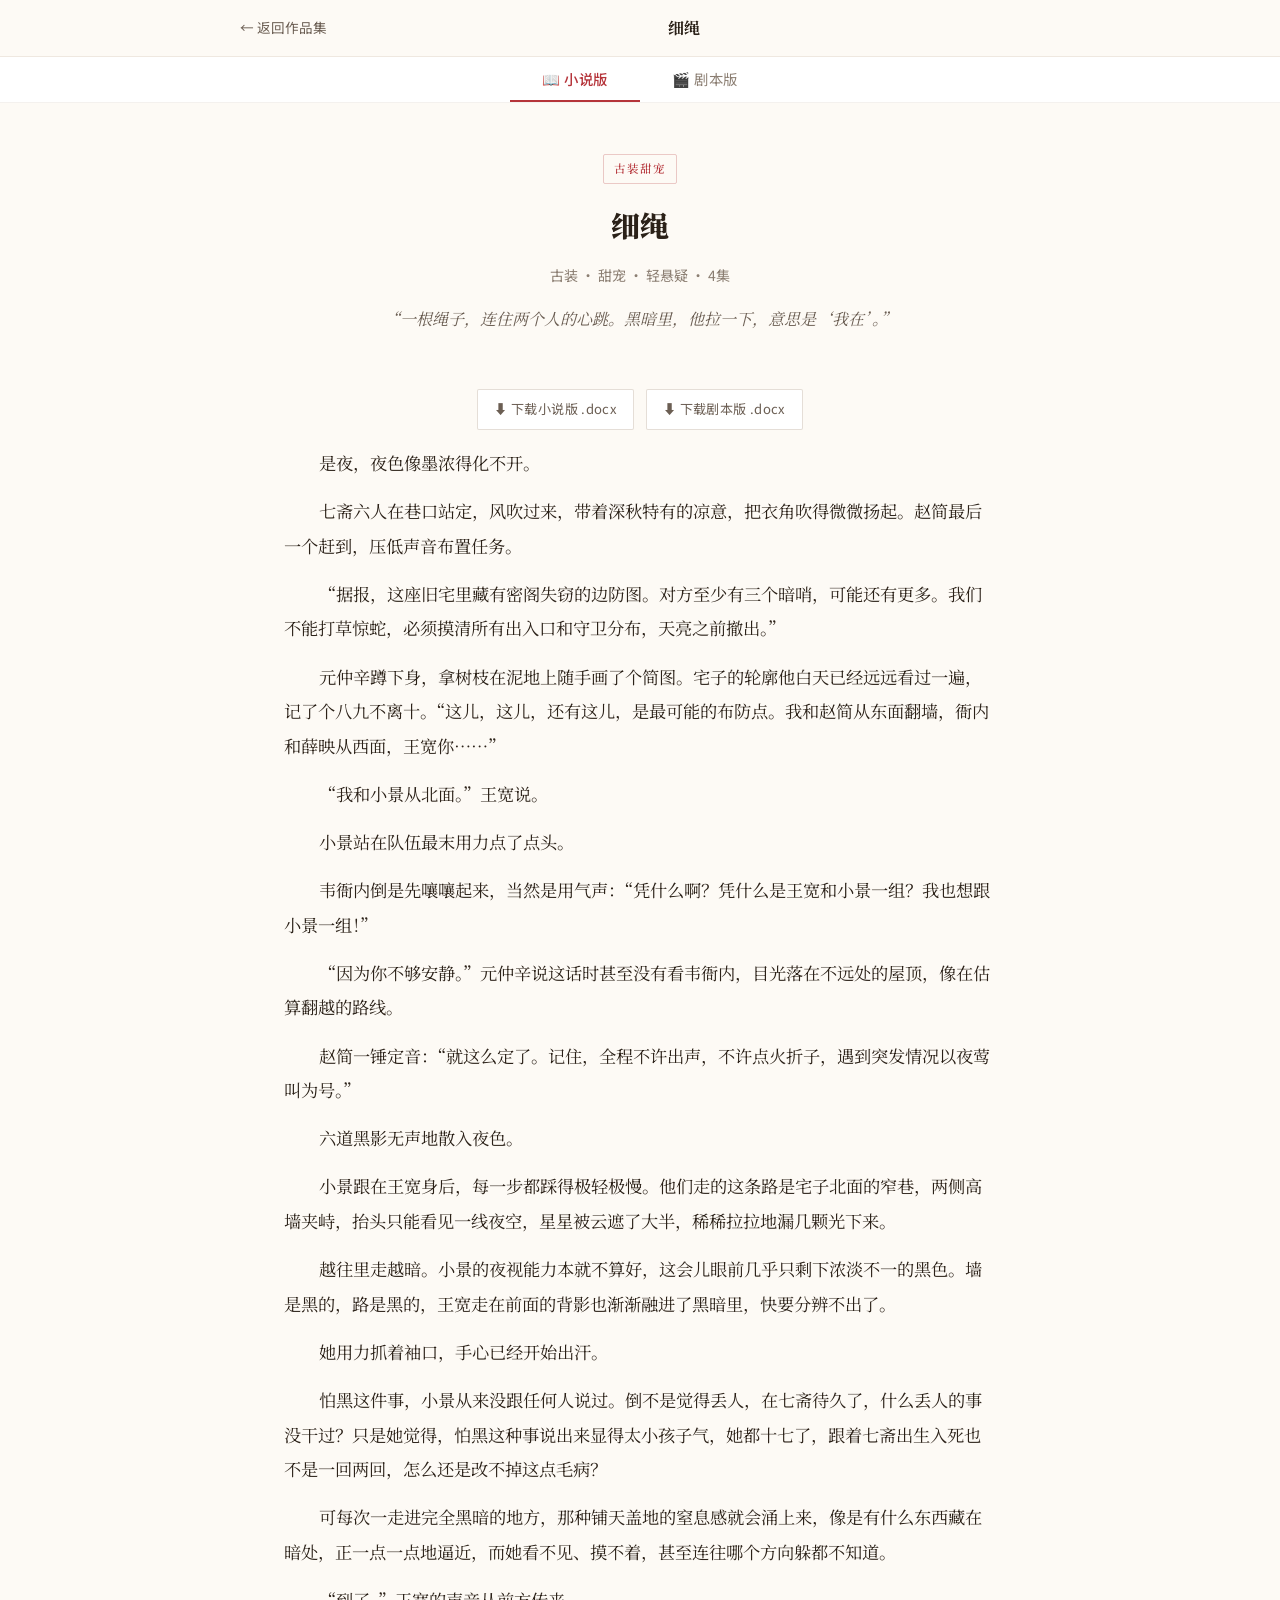
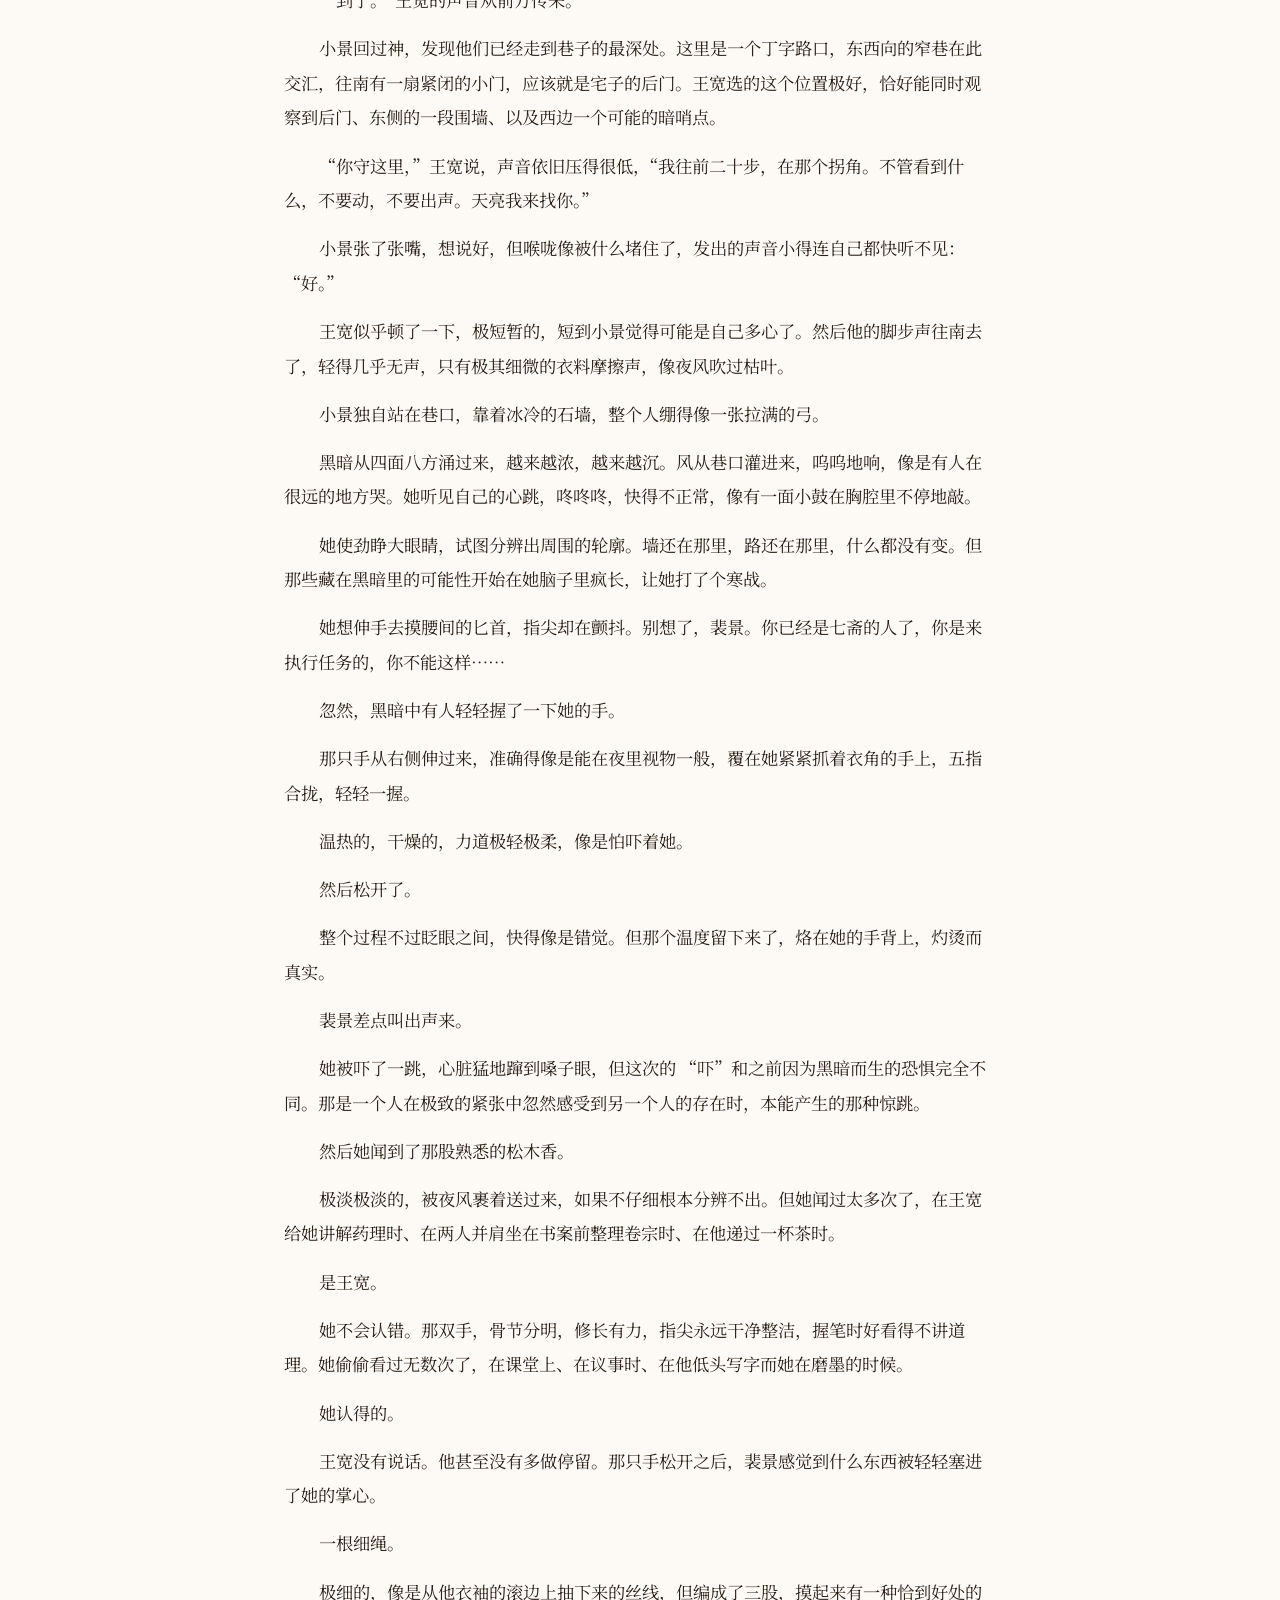
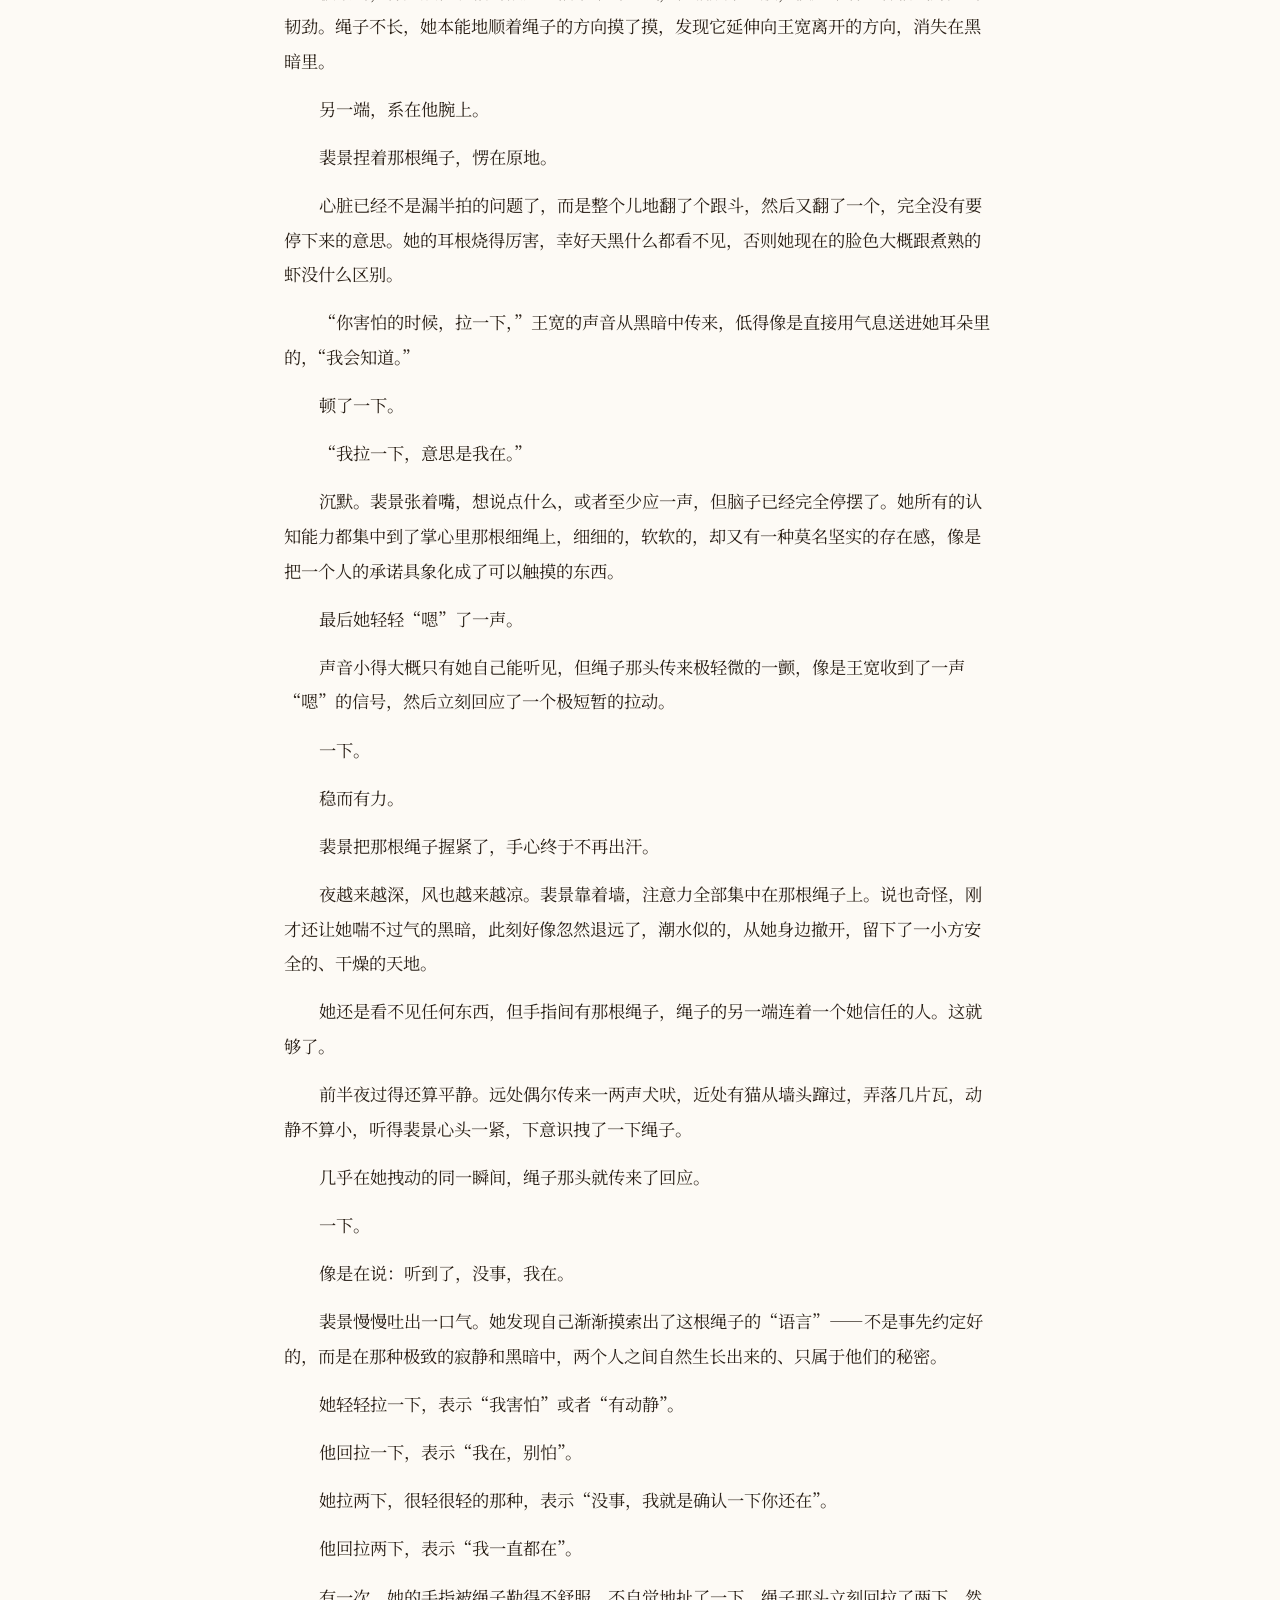
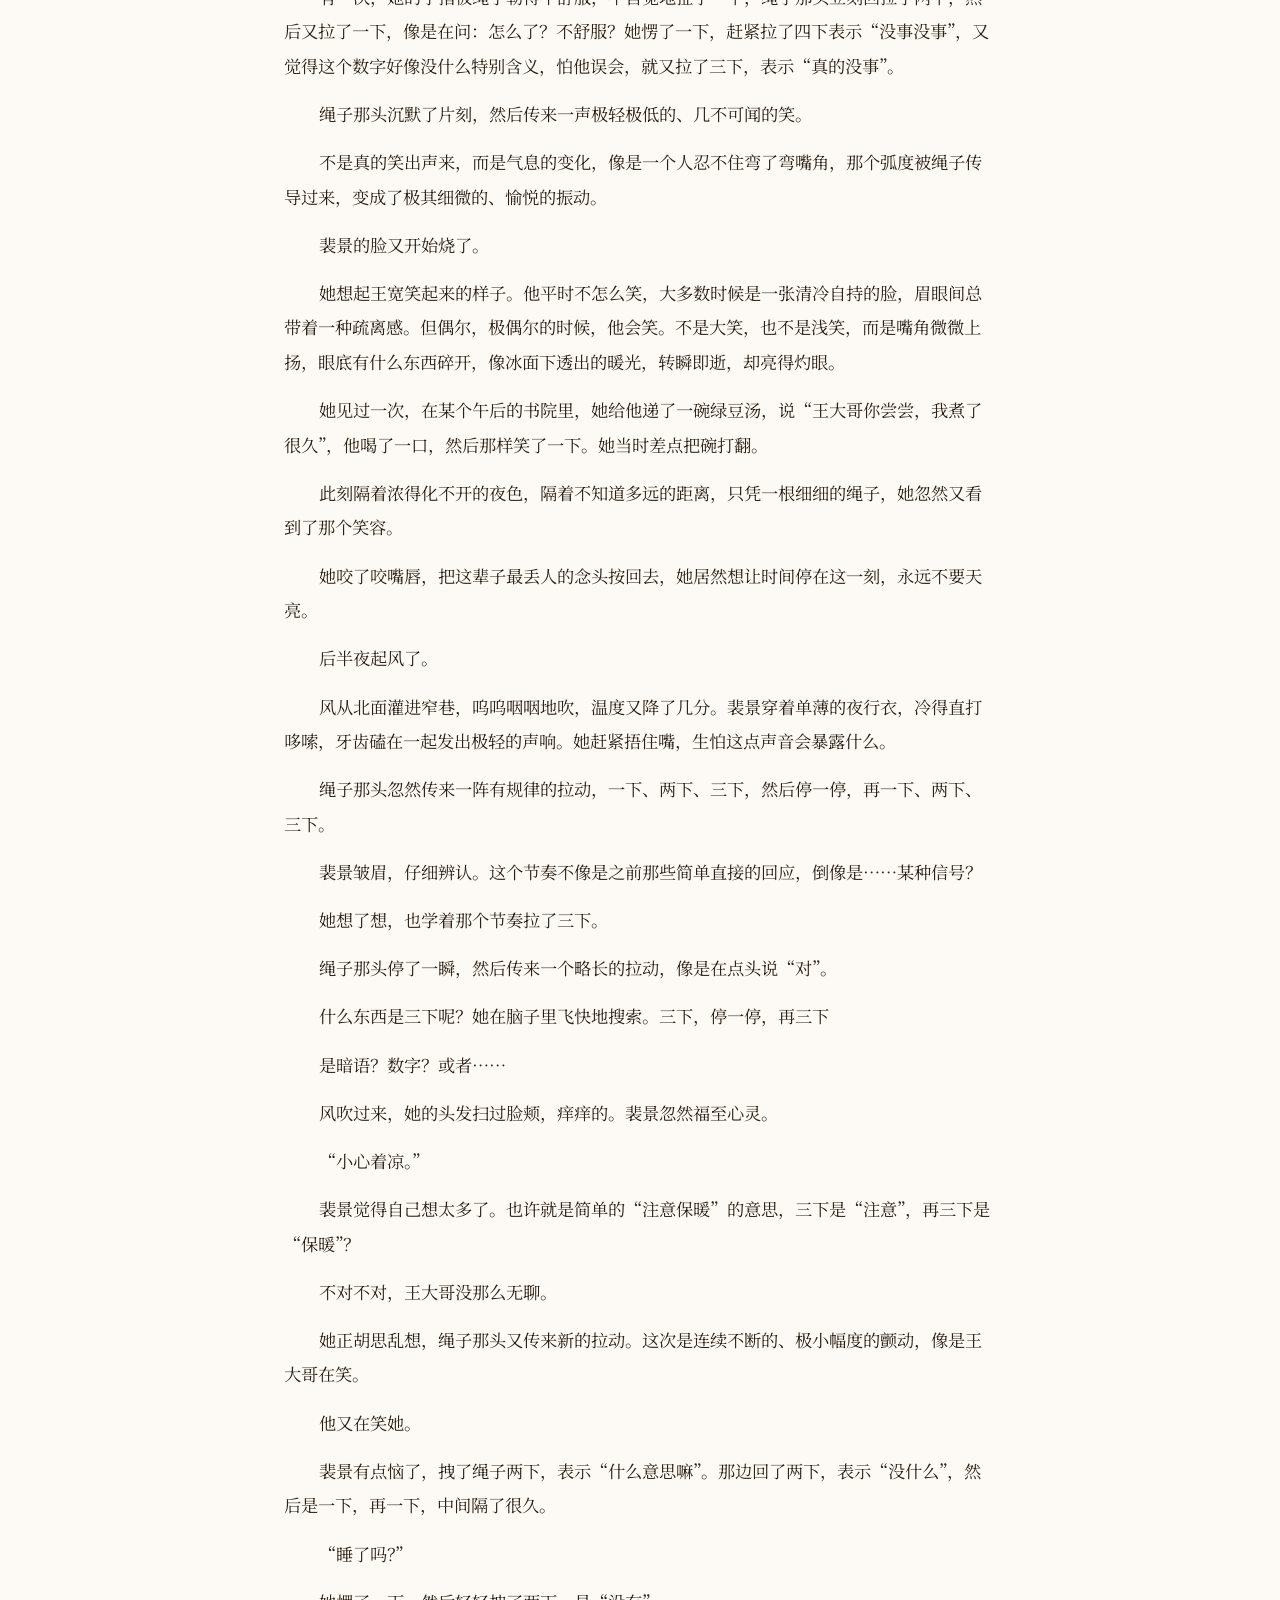
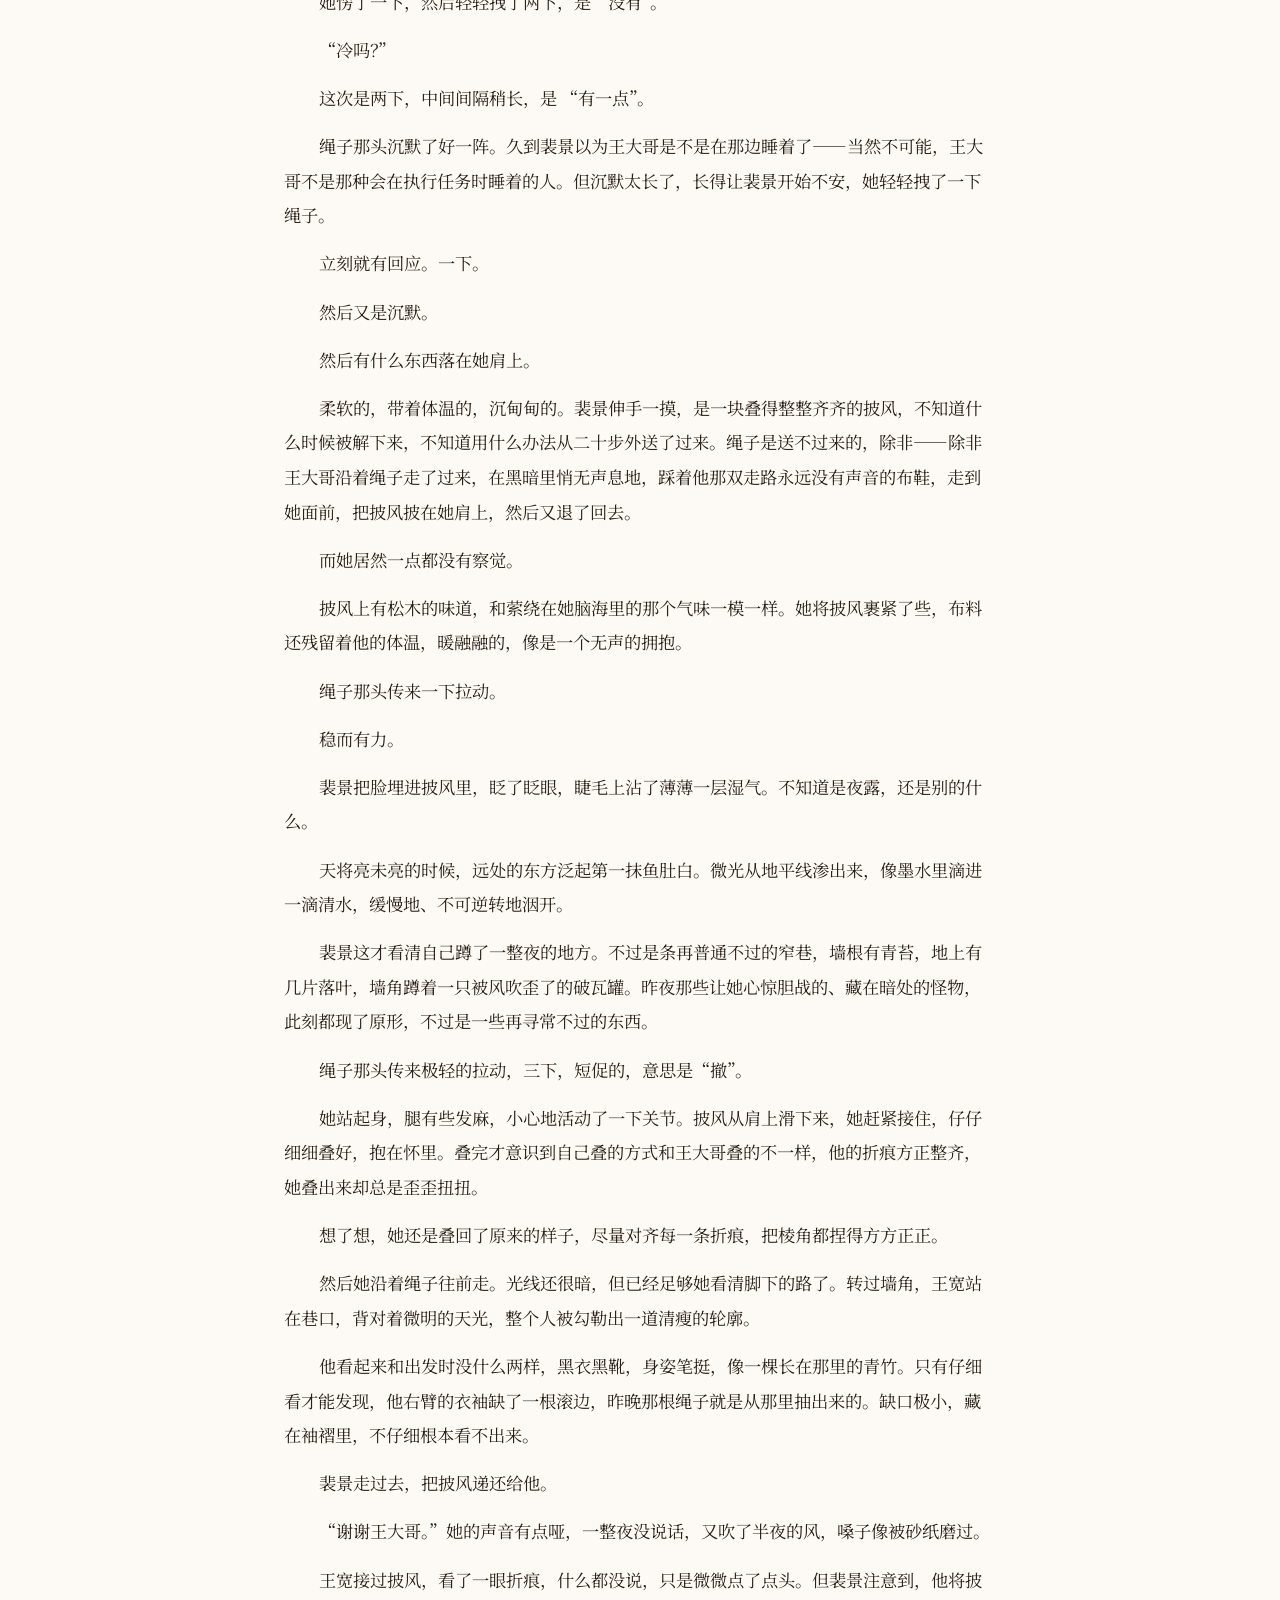
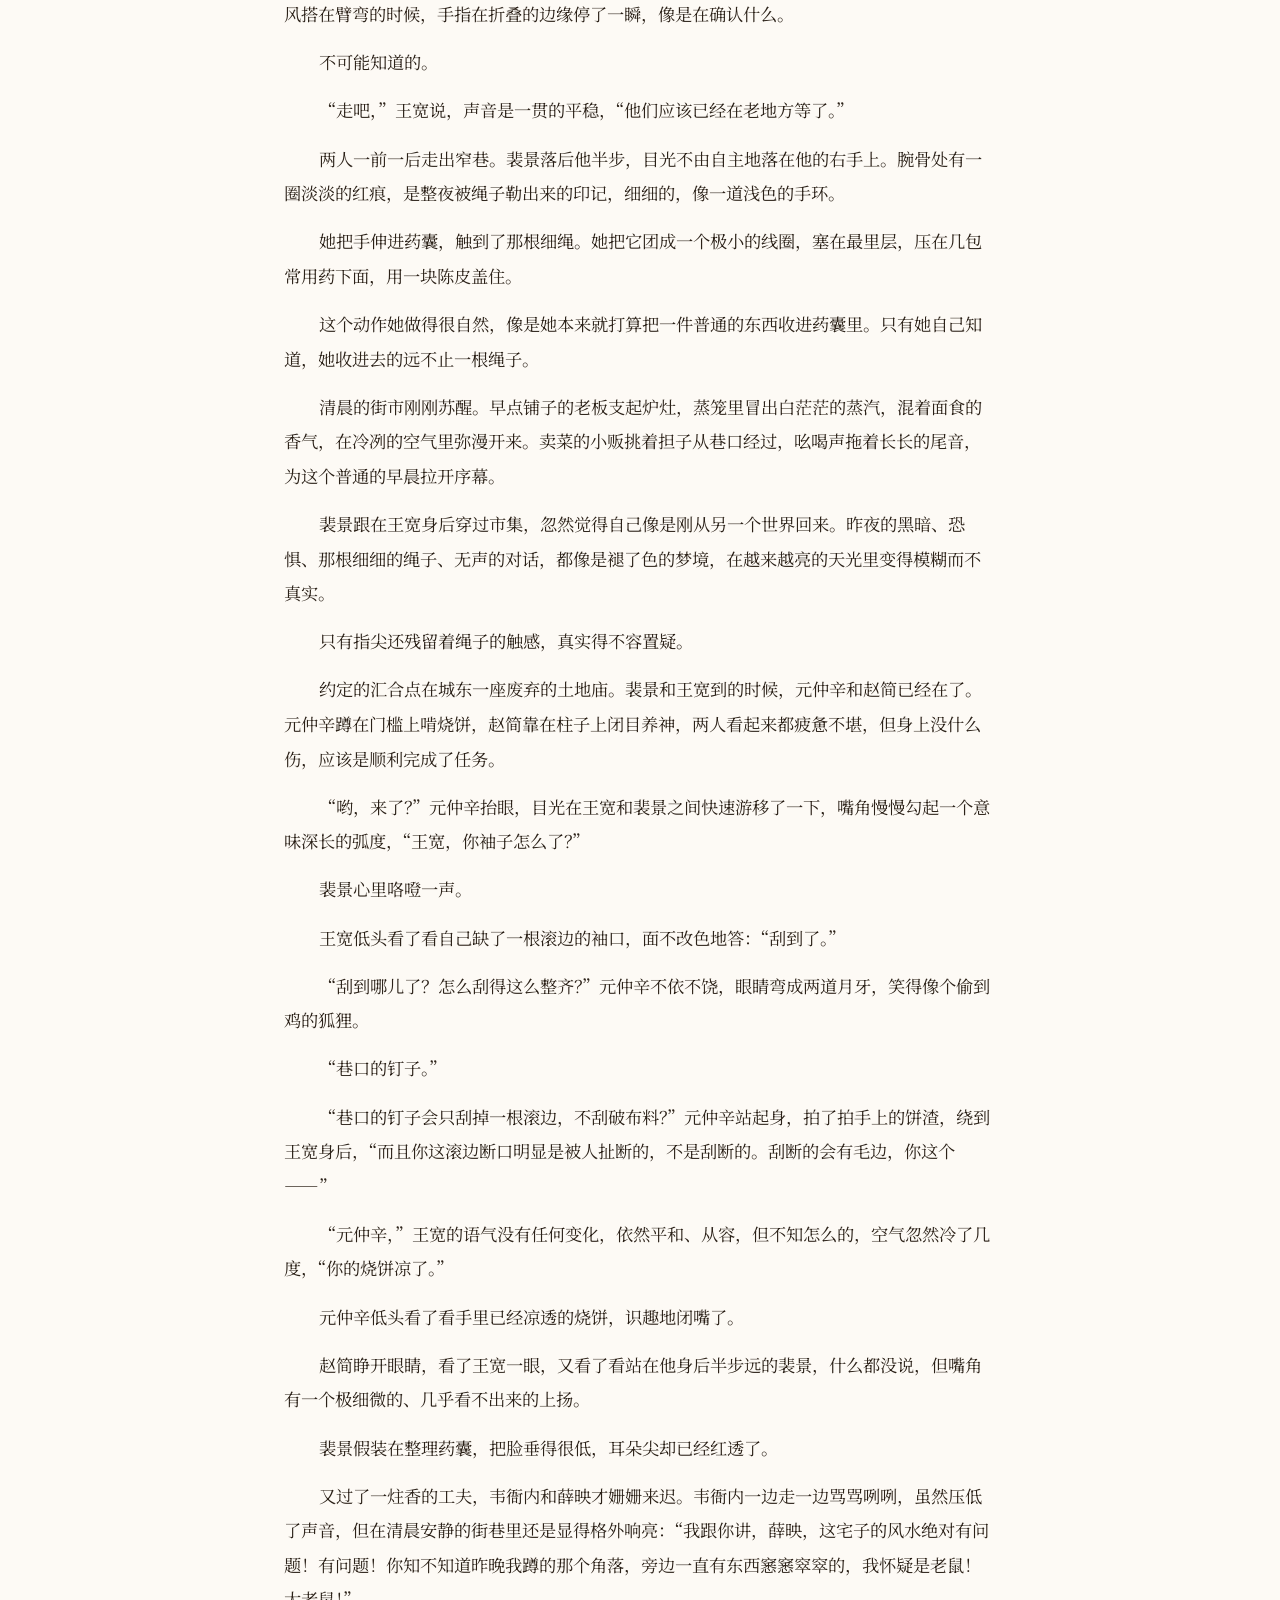
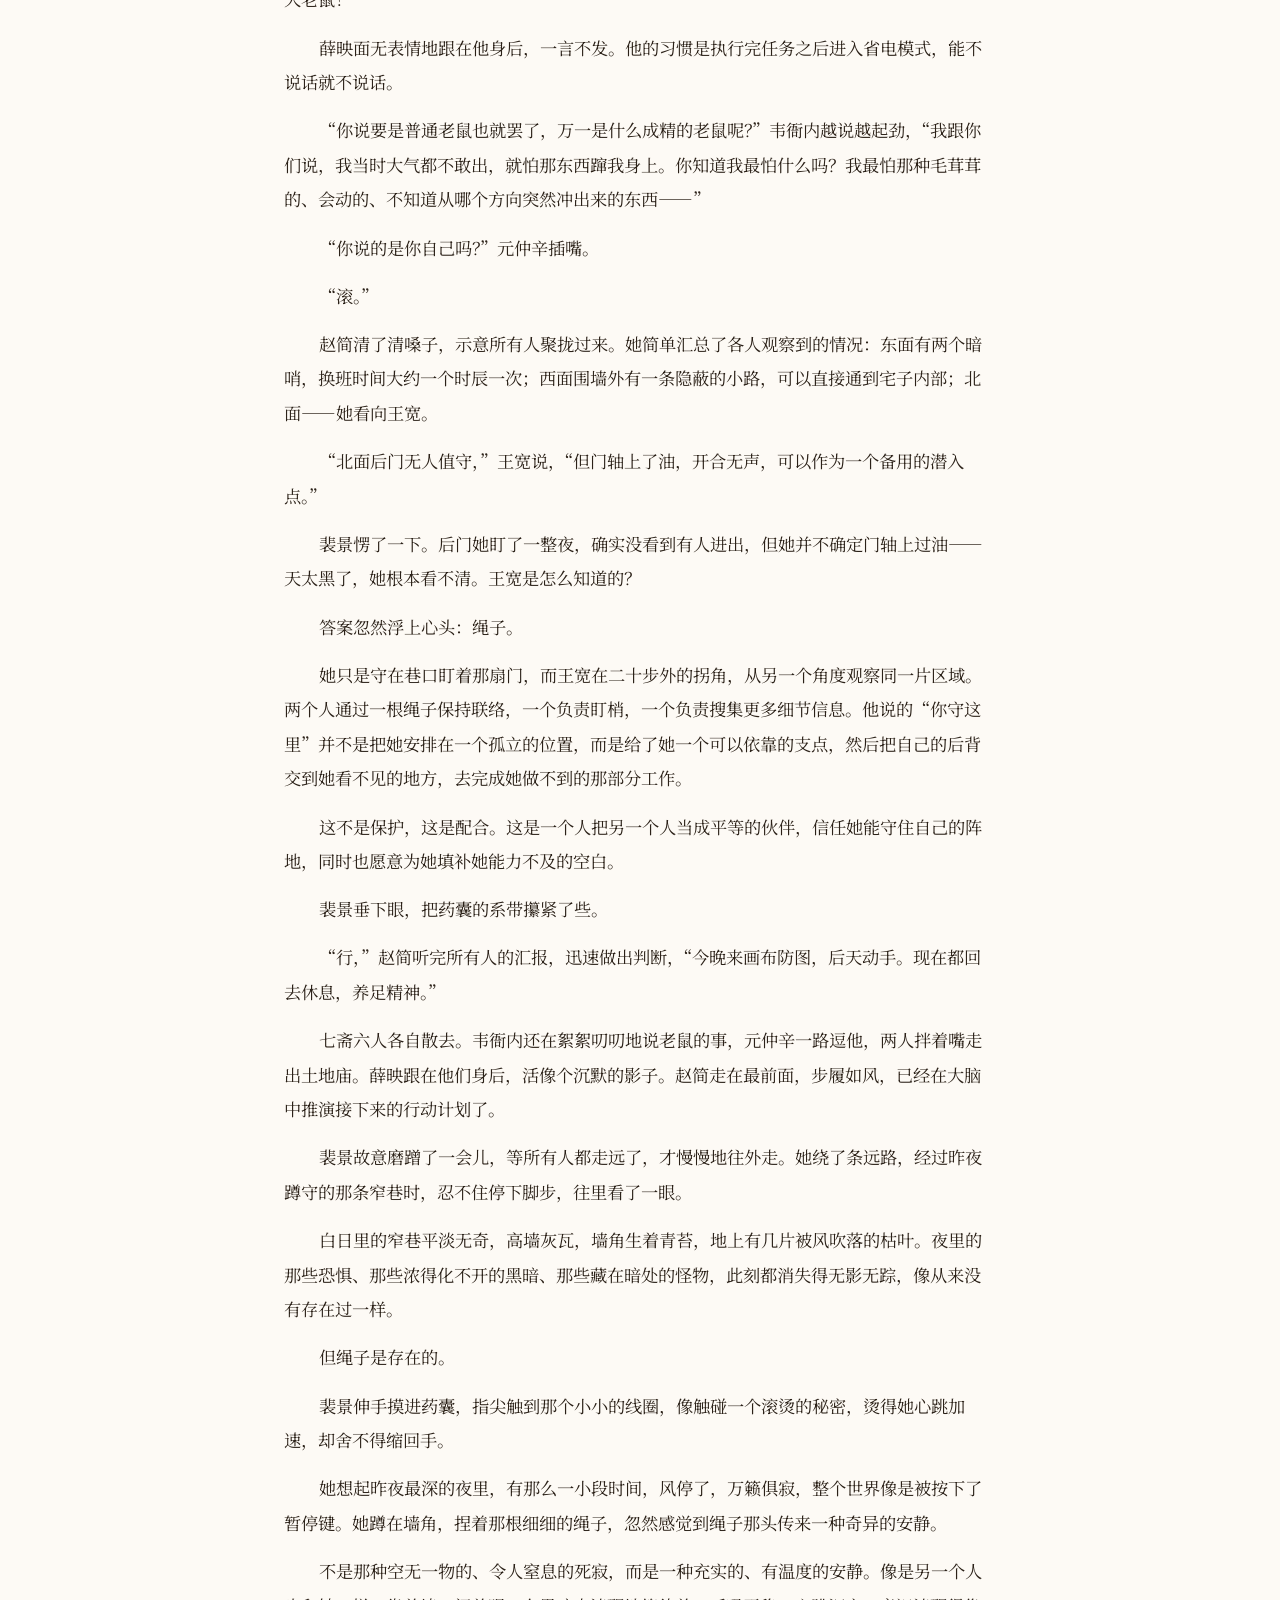
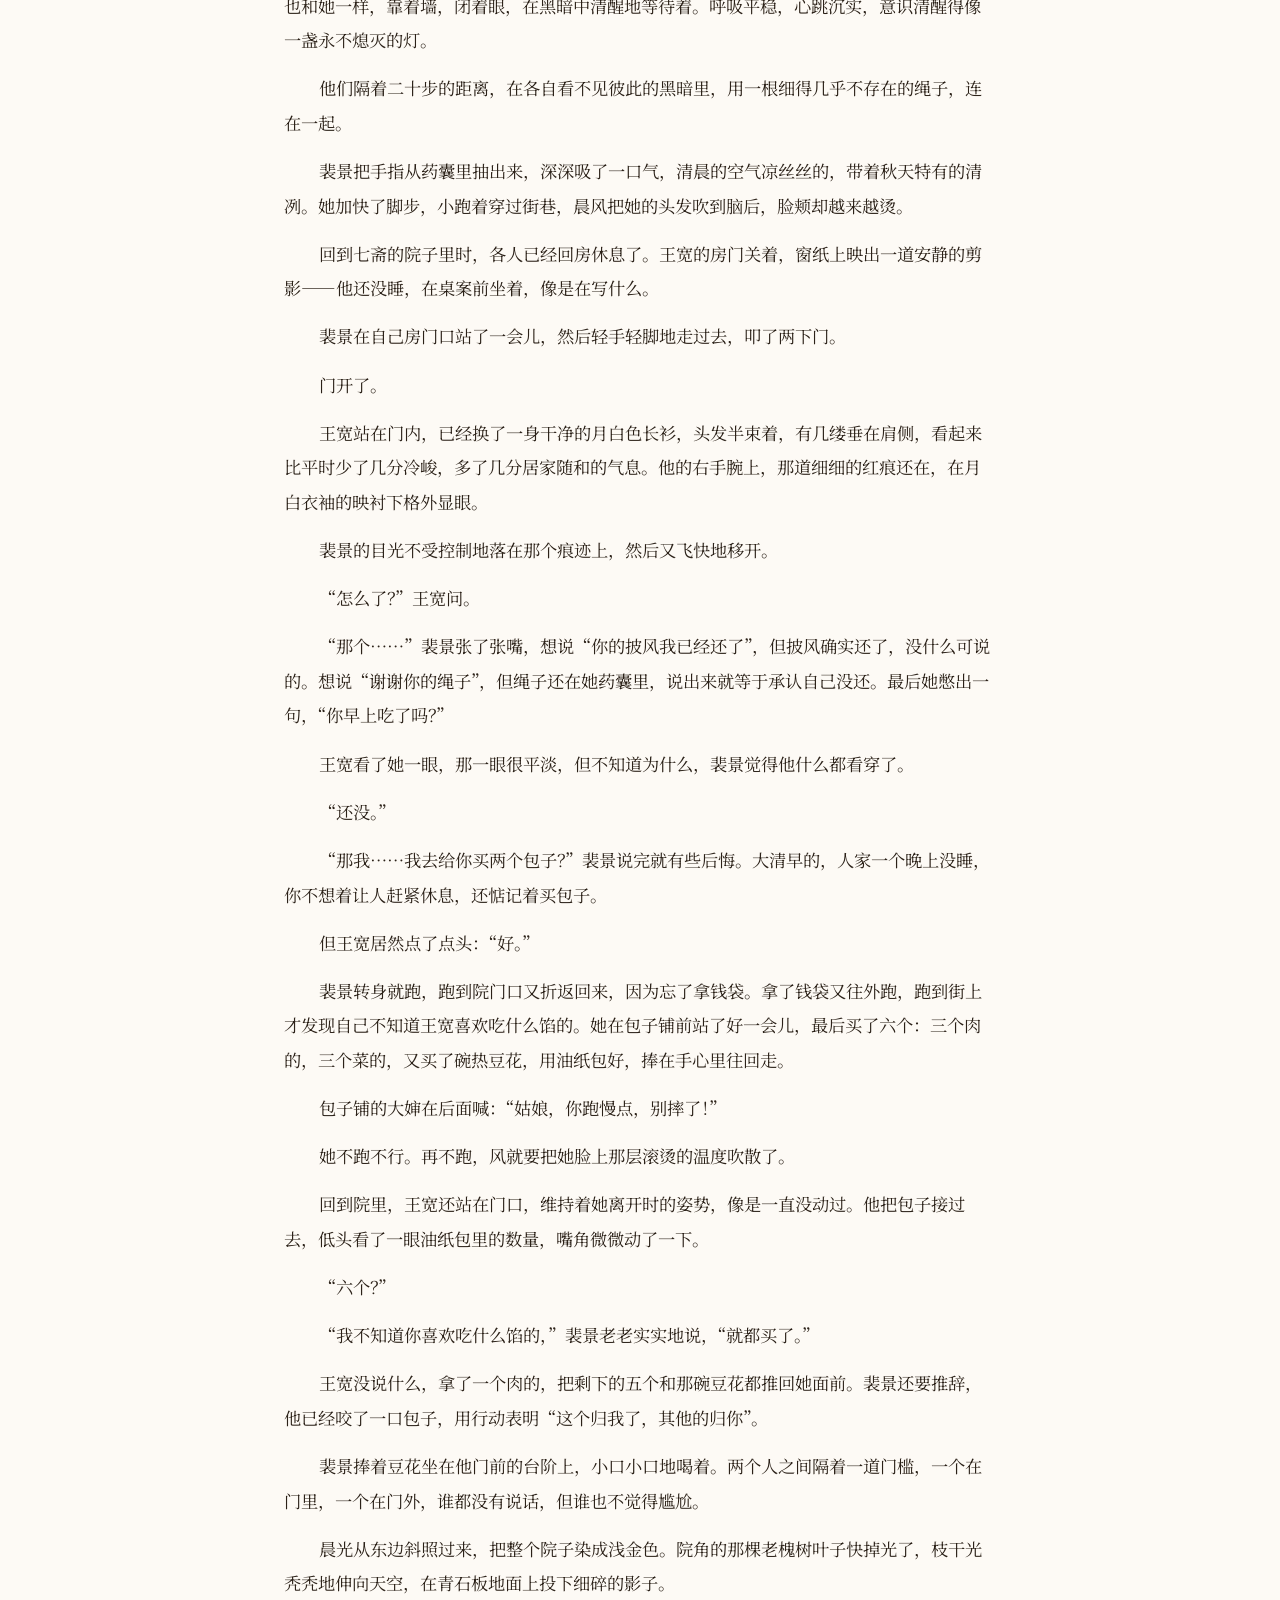
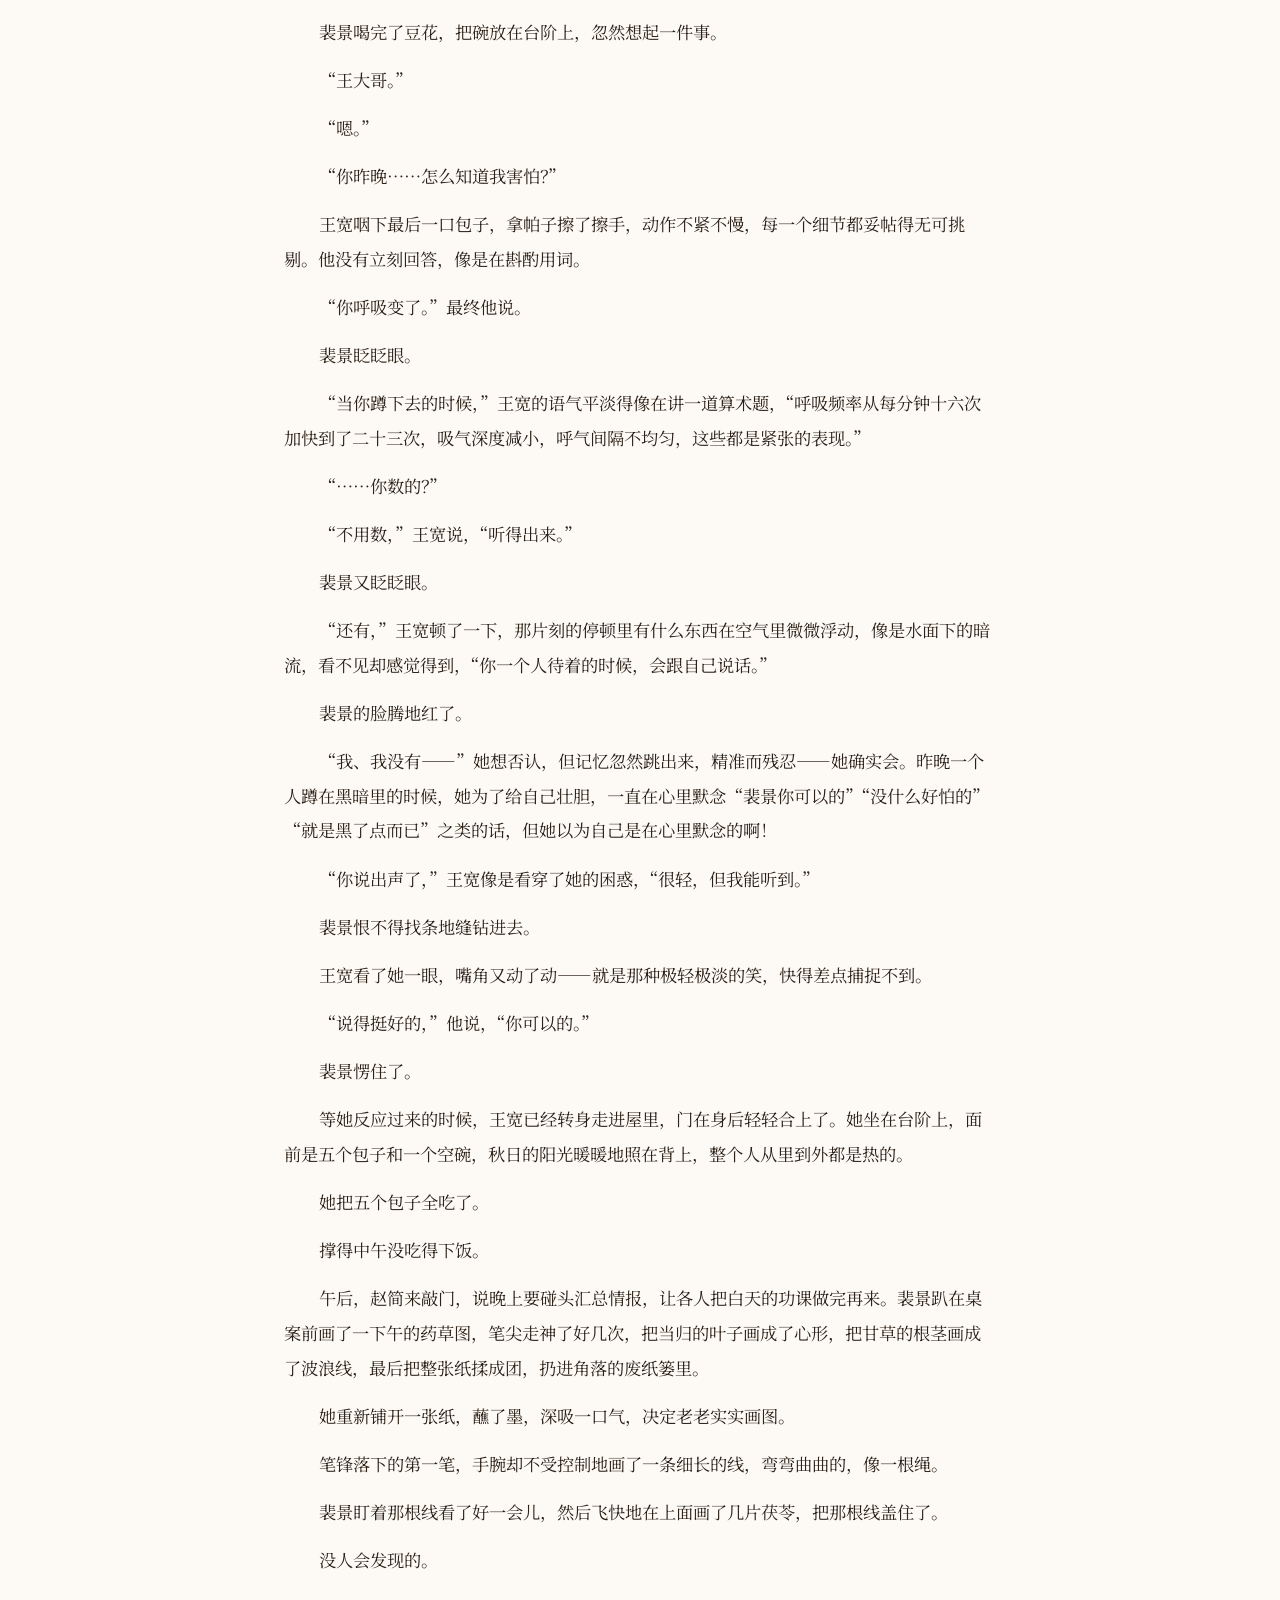
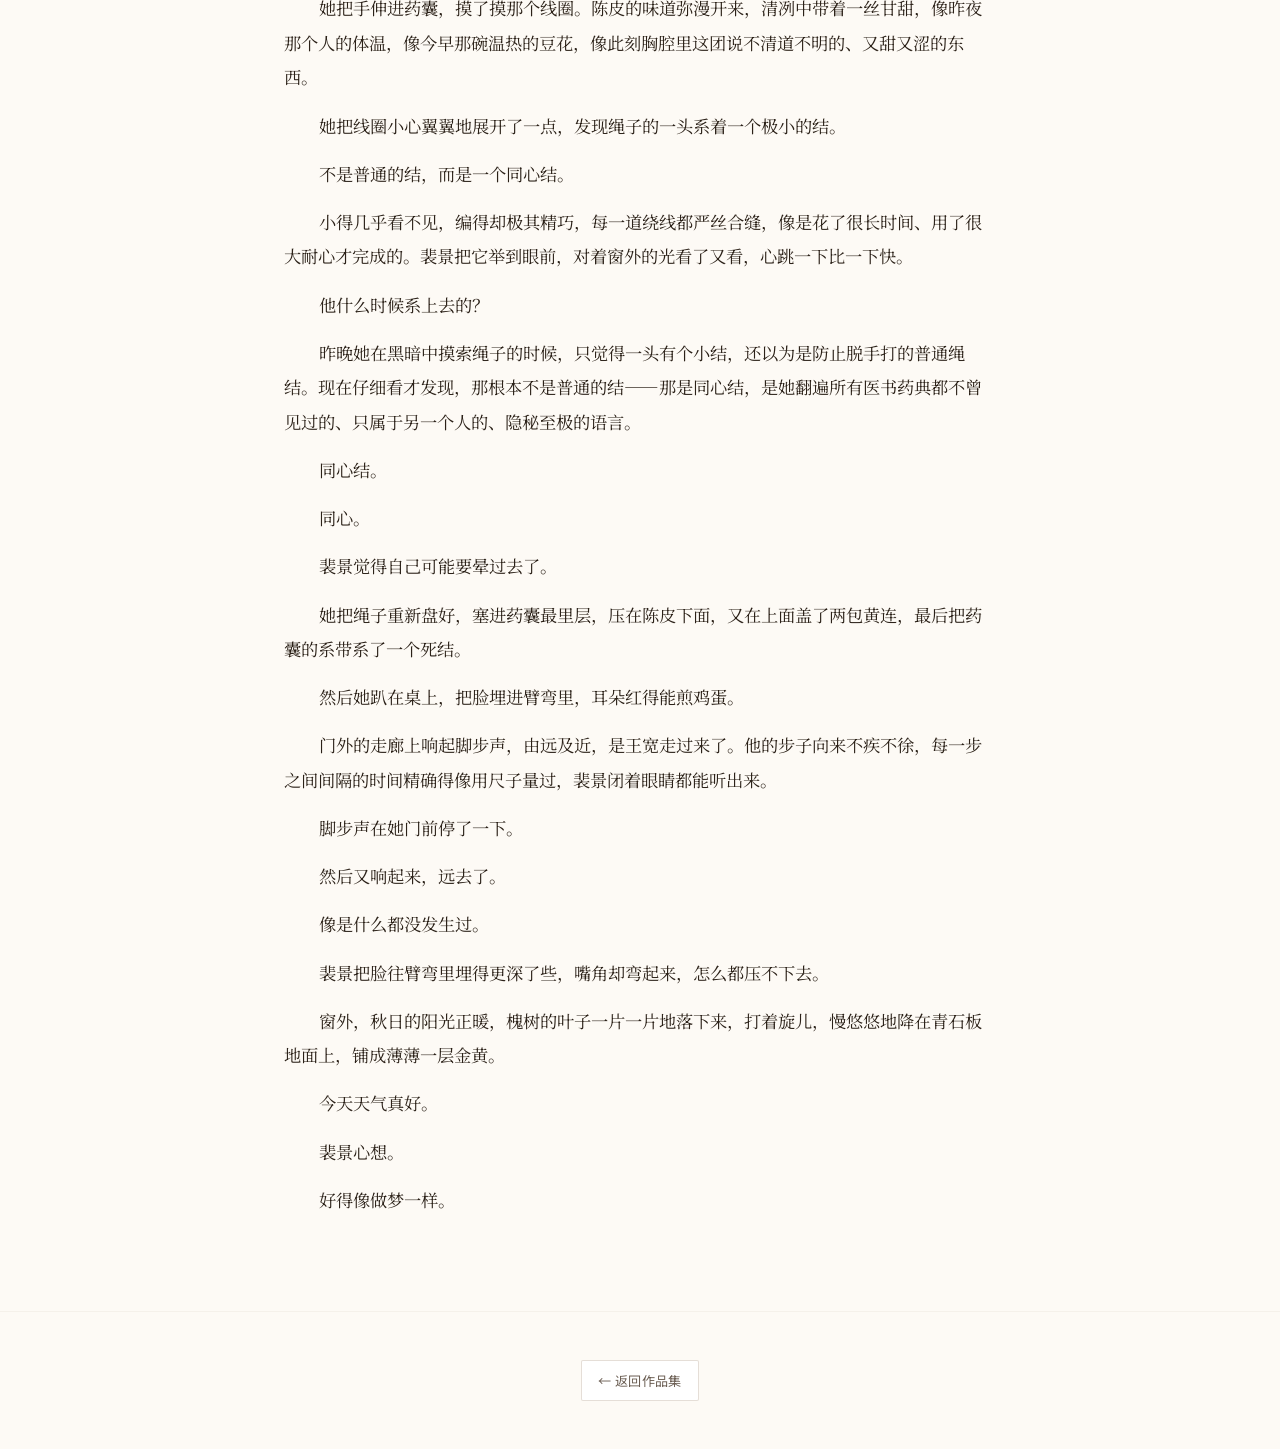
<file: read/xisheng.html>
<!DOCTYPE html><html lang="zh-CN"><head>
<meta charset="UTF-8"><meta name="viewport" content="width=device-width,initial-scale=1.0">
<title>细绳 - 茅酉愉作品集</title>
<link rel="preconnect" href="https://fonts.googleapis.com"><link rel="preconnect" href="https://fonts.gstatic.com" crossorigin>
<link href="https://fonts.googleapis.com/css2?family=Noto+Serif+SC:wght@400;600;700;900&family=Noto+Sans+SC:wght@300;400;500&display=swap" rel="stylesheet">
<style>
*,*::before,*::after{box-sizing:border-box;margin:0;padding:0}
body{font-family:'Noto Serif SC','PingFang SC','STSong',serif;background:#fdfaf5;color:#2b2118;line-height:2;-webkit-font-smoothing:antialiased}
.reader-header{position:sticky;top:0;z-index:50;background:rgba(253,250,245,0.92);backdrop-filter:blur(12px);border-bottom:1px solid rgba(180,160,140,0.2);padding:0 1.5rem}
.header-inner{max-width:800px;margin:0 auto;display:flex;align-items:center;justify-content:space-between;height:56px}
.back-link{text-decoration:none;color:#6b5e53;font-size:.85rem;font-family:'Noto Sans SC',sans-serif;transition:color .25s;white-space:nowrap}
.back-link:hover{color:#b5343a}
.work-title-sm{font-weight:700;font-size:1rem;white-space:nowrap;overflow:hidden;text-overflow:ellipsis}
.tab-bar{display:flex;border-bottom:1px solid rgba(180,160,140,0.15);background:#fff;position:sticky;top:56px;z-index:40;justify-content:center}
.tab-btn{padding:.7rem 2rem;border:none;background:none;font-family:'Noto Sans SC',sans-serif;font-size:.9rem;color:#8b7e72;cursor:pointer;border-bottom:2px solid transparent;transition:all .25s;letter-spacing:.04em}
.tab-btn:hover{color:#b5343a}
.tab-btn.active{color:#b5343a;border-bottom-color:#b5343a;font-weight:500}
.reading-container{max-width:760px;margin:0 auto;padding:3rem 1.5rem}
.reading-content{display:none}
.reading-content.active{display:block}
.reading-content.novel p{text-indent:2em;margin-bottom:.85rem;font-size:1.08rem;line-height:2}
.scene-ep{font-weight:900;font-size:1.3rem;color:#b5343a;margin-top:2.5rem;margin-bottom:1rem;text-align:center;letter-spacing:.08em}
.scene-marker{font-weight:700;font-size:.95rem;color:#2b2118;margin-top:1.8rem;margin-bottom:.6rem;padding-bottom:.4rem;border-bottom:1px dotted rgba(180,160,140,0.3)}
.script-action{font-size:.95rem;color:#4a3f35;margin-bottom:.45rem;padding-left:.5rem;line-height:1.8}
.script-char{font-weight:700;font-size:.95rem;color:#2b2118;margin-top:.7rem;margin-bottom:0}
.script-dialogue{font-size:.95rem;color:#2b2118;margin-bottom:.45rem;padding-left:1rem;line-height:1.8}
.script-vo{font-size:.95rem;color:#6b5e53;margin-bottom:.45rem;padding-left:.5rem;font-style:italic;line-height:1.8}
.script-fb{font-weight:700;font-size:.88rem;color:#8b4630;margin:1rem 0 .5rem;text-align:center;letter-spacing:.06em}
.script-sub{font-size:.9rem;color:#8b7e72;margin-top:1.5rem;text-align:center;font-style:italic;padding:1rem 0;border-top:1px solid rgba(180,160,140,0.15)}
.download-bar{display:flex;gap:.75rem;flex-wrap:wrap;padding:1rem 0;justify-content:center}
.download-btn{display:inline-flex;align-items:center;gap:.4em;padding:.5em 1.2em;border:1px solid rgba(180,160,140,0.35);border-radius:2px;text-decoration:none;color:#6b5e53;font-family:'Noto Sans SC',sans-serif;font-size:.82rem;transition:all .25s;background:#fff;letter-spacing:.03em}
.download-btn:hover{background:rgba(181,52,58,0.04);border-color:#b5343a;color:#b5343a}
.work-info-header{text-align:center;margin-bottom:2.5rem}
.work-info-header .badge{display:inline-block;font-size:.72rem;font-weight:500;letter-spacing:.1em;color:#b5343a;border:1px solid rgba(181,52,58,0.25);padding:.2em .8em;border-radius:2px;margin-bottom:.75rem}
.work-info-header h2{font-size:1.8rem;font-weight:900;margin-bottom:.5rem}
.work-info-header .meta{font-size:.88rem;color:#8b7e72;font-family:'Noto Sans SC',sans-serif}
.work-info-header .hook{font-size:1rem;color:#6b5e53;margin-top:1rem;font-style:italic;line-height:1.7}
.reader-footer{text-align:center;padding:3rem 1.5rem;border-top:1px solid rgba(180,160,140,0.1);margin-top:2rem}
@media(max-width:600px){.reading-container{padding:2rem .8rem}.tab-btn{padding:.6rem 1rem;font-size:.82rem}.work-info-header h2{font-size:1.4rem}}</style></head><body>
<div class="reader-header"><div class="header-inner"><a href="../index.html#works" class="back-link">&#8592; 返回作品集</a><span class="work-title-sm">细绳</span><div></div></div></div>
<div class="tab-bar"><button class="tab-btn active" onclick="switchTab(&quot;novel&quot;)">&#128214; 小说版</button><button class="tab-btn" onclick="switchTab(&quot;script&quot;)">&#127916; 剧本版</button></div>
<div class="reading-container">
<div class="work-info-header"><div class="badge">古装甜宠</div><h2>细绳</h2><div class="meta">古装 · 甜宠 · 轻悬疑 · 4集</div><div class="hook">&ldquo;一根绳子，连住两个人的心跳。黑暗里，他拉一下，意思是&lsquo;我在&rsquo;。&rdquo;</div></div>
<div class="download-bar"><a class="download-btn" href="../downloads/细绳-小说版.docx" download>&#11015; 下载小说版 .docx</a><a class="download-btn" href="../downloads/细绳-剧本版.docx" download>&#11015; 下载剧本版 .docx</a></div>
<div class="reading-content novel active" id="content-novel">
<p>是夜，夜色像墨浓得化不开。</p>
<p>七斋六人在巷口站定，风吹过来，带着深秋特有的凉意，把衣角吹得微微扬起。赵简最后一个赶到，压低声音布置任务。</p>
<p>“据报，这座旧宅里藏有密阁失窃的边防图。对方至少有三个暗哨，可能还有更多。我们不能打草惊蛇，必须摸清所有出入口和守卫分布，天亮之前撤出。”</p>
<p>元仲辛蹲下身，拿树枝在泥地上随手画了个简图。宅子的轮廓他白天已经远远看过一遍，记了个八九不离十。“这儿，这儿，还有这儿，是最可能的布防点。我和赵简从东面翻墙，衙内和薛映从西面，王宽你……”</p>
<p>“我和小景从北面。”王宽说。</p>
<p>小景站在队伍最末用力点了点头。</p>
<p>韦衙内倒是先嚷嚷起来，当然是用气声：“凭什么啊？凭什么是王宽和小景一组？我也想跟小景一组！”</p>
<p>“因为你不够安静。”元仲辛说这话时甚至没有看韦衙内，目光落在不远处的屋顶，像在估算翻越的路线。</p>
<p>赵简一锤定音：“就这么定了。记住，全程不许出声，不许点火折子，遇到突发情况以夜莺叫为号。” </p>
<p>六道黑影无声地散入夜色。</p>
<p>小景跟在王宽身后，每一步都踩得极轻极慢。他们走的这条路是宅子北面的窄巷，两侧高墙夹峙，抬头只能看见一线夜空，星星被云遮了大半，稀稀拉拉地漏几颗光下来。</p>
<p>越往里走越暗。小景的夜视能力本就不算好，这会儿眼前几乎只剩下浓淡不一的黑色。墙是黑的，路是黑的，王宽走在前面的背影也渐渐融进了黑暗里，快要分辨不出了。</p>
<p>她用力抓着袖口，手心已经开始出汗。</p>
<p>怕黑这件事，小景从来没跟任何人说过。倒不是觉得丢人，在七斋待久了，什么丢人的事没干过？只是她觉得，怕黑这种事说出来显得太小孩子气，她都十七了，跟着七斋出生入死也不是一回两回，怎么还是改不掉这点毛病？</p>
<p>可每次一走进完全黑暗的地方，那种铺天盖地的窒息感就会涌上来，像是有什么东西藏在暗处，正一点一点地逼近，而她看不见、摸不着，甚至连往哪个方向躲都不知道。</p>
<p>“到了。”王宽的声音从前方传来。</p>
<p>小景回过神，发现他们已经走到巷子的最深处。这里是一个丁字路口，东西向的窄巷在此交汇，往南有一扇紧闭的小门，应该就是宅子的后门。王宽选的这个位置极好，恰好能同时观察到后门、东侧的一段围墙、以及西边一个可能的暗哨点。</p>
<p>“你守这里，”王宽说，声音依旧压得很低，“我往前二十步，在那个拐角。不管看到什么，不要动，不要出声。天亮我来找你。”</p>
<p>小景张了张嘴，想说好，但喉咙像被什么堵住了，发出的声音小得连自己都快听不见：“好。”</p>
<p>王宽似乎顿了一下，极短暂的，短到小景觉得可能是自己多心了。然后他的脚步声往南去了，轻得几乎无声，只有极其细微的衣料摩擦声，像夜风吹过枯叶。</p>
<p>小景独自站在巷口，靠着冰冷的石墙，整个人绷得像一张拉满的弓。</p>
<p>黑暗从四面八方涌过来，越来越浓，越来越沉。风从巷口灌进来，呜呜地响，像是有人在很远的地方哭。她听见自己的心跳，咚咚咚，快得不正常，像有一面小鼓在胸腔里不停地敲。</p>
<p>她使劲睁大眼睛，试图分辨出周围的轮廓。墙还在那里，路还在那里，什么都没有变。但那些藏在黑暗里的可能性开始在她脑子里疯长，让她打了个寒战。</p>
<p>她想伸手去摸腰间的匕首，指尖却在颤抖。别想了，裴景。你已经是七斋的人了，你是来执行任务的，你不能这样……</p>
<p>忽然，黑暗中有人轻轻握了一下她的手。</p>
<p>那只手从右侧伸过来，准确得像是能在夜里视物一般，覆在她紧紧抓着衣角的手上，五指合拢，轻轻一握。</p>
<p>温热的，干燥的，力道极轻极柔，像是怕吓着她。</p>
<p>然后松开了。</p>
<p>整个过程不过眨眼之间，快得像是错觉。但那个温度留下来了，烙在她的手背上，灼烫而真实。</p>
<p>裴景差点叫出声来。</p>
<p>她被吓了一跳，心脏猛地蹿到嗓子眼，但这次的 “吓”和之前因为黑暗而生的恐惧完全不同。那是一个人在极致的紧张中忽然感受到另一个人的存在时，本能产生的那种惊跳。</p>
<p>然后她闻到了那股熟悉的松木香。</p>
<p>极淡极淡的，被夜风裹着送过来，如果不仔细根本分辨不出。但她闻过太多次了，在王宽给她讲解药理时、在两人并肩坐在书案前整理卷宗时、在他递过一杯茶时。</p>
<p>是王宽。</p>
<p>她不会认错。那双手，骨节分明，修长有力，指尖永远干净整洁，握笔时好看得不讲道理。她偷偷看过无数次了，在课堂上、在议事时、在他低头写字而她在磨墨的时候。</p>
<p>她认得的。</p>
<p>王宽没有说话。他甚至没有多做停留。那只手松开之后，裴景感觉到什么东西被轻轻塞进了她的掌心。</p>
<p>一根细绳。</p>
<p>极细的，像是从他衣袖的滚边上抽下来的丝线，但编成了三股，摸起来有一种恰到好处的韧劲。绳子不长，她本能地顺着绳子的方向摸了摸，发现它延伸向王宽离开的方向，消失在黑暗里。</p>
<p>另一端，系在他腕上。</p>
<p>裴景捏着那根绳子，愣在原地。</p>
<p>心脏已经不是漏半拍的问题了，而是整个儿地翻了个跟斗，然后又翻了一个，完全没有要停下来的意思。她的耳根烧得厉害，幸好天黑什么都看不见，否则她现在的脸色大概跟煮熟的虾没什么区别。</p>
<p>“你害怕的时候，拉一下，”王宽的声音从黑暗中传来，低得像是直接用气息送进她耳朵里的，“我会知道。”</p>
<p>顿了一下。</p>
<p>“我拉一下，意思是我在。”</p>
<p>沉默。裴景张着嘴，想说点什么，或者至少应一声，但脑子已经完全停摆了。她所有的认知能力都集中到了掌心里那根细绳上，细细的，软软的，却又有一种莫名坚实的存在感，像是把一个人的承诺具象化成了可以触摸的东西。</p>
<p>最后她轻轻“嗯”了一声。</p>
<p>声音小得大概只有她自己能听见，但绳子那头传来极轻微的一颤，像是王宽收到了一声“嗯”的信号，然后立刻回应了一个极短暂的拉动。</p>
<p>一下。</p>
<p>稳而有力。</p>
<p>裴景把那根绳子握紧了，手心终于不再出汗。</p>
<p>夜越来越深，风也越来越凉。裴景靠着墙，注意力全部集中在那根绳子上。说也奇怪，刚才还让她喘不过气的黑暗，此刻好像忽然退远了，潮水似的，从她身边撤开，留下了一小方安全的、干燥的天地。</p>
<p>她还是看不见任何东西，但手指间有那根绳子，绳子的另一端连着一个她信任的人。这就够了。</p>
<p>前半夜过得还算平静。远处偶尔传来一两声犬吠，近处有猫从墙头蹿过，弄落几片瓦，动静不算小，听得裴景心头一紧，下意识拽了一下绳子。</p>
<p>几乎在她拽动的同一瞬间，绳子那头就传来了回应。</p>
<p>一下。</p>
<p>像是在说：听到了，没事，我在。</p>
<p>裴景慢慢吐出一口气。她发现自己渐渐摸索出了这根绳子的“语言”——不是事先约定好的，而是在那种极致的寂静和黑暗中，两个人之间自然生长出来的、只属于他们的秘密。</p>
<p>她轻轻拉一下，表示“我害怕”或者“有动静”。</p>
<p>他回拉一下，表示“我在，别怕”。</p>
<p>她拉两下，很轻很轻的那种，表示“没事，我就是确认一下你还在”。</p>
<p>他回拉两下，表示“我一直都在”。</p>
<p>有一次，她的手指被绳子勒得不舒服，不自觉地扯了一下，绳子那头立刻回拉了两下，然后又拉了一下，像是在问：怎么了？不舒服？她愣了一下，赶紧拉了四下表示“没事没事”，又觉得这个数字好像没什么特别含义，怕他误会，就又拉了三下，表示“真的没事”。</p>
<p>绳子那头沉默了片刻，然后传来一声极轻极低的、几不可闻的笑。</p>
<p>不是真的笑出声来，而是气息的变化，像是一个人忍不住弯了弯嘴角，那个弧度被绳子传导过来，变成了极其细微的、愉悦的振动。</p>
<p>裴景的脸又开始烧了。</p>
<p>她想起王宽笑起来的样子。他平时不怎么笑，大多数时候是一张清冷自持的脸，眉眼间总带着一种疏离感。但偶尔，极偶尔的时候，他会笑。不是大笑，也不是浅笑，而是嘴角微微上扬，眼底有什么东西碎开，像冰面下透出的暖光，转瞬即逝，却亮得灼眼。</p>
<p>她见过一次，在某个午后的书院里，她给他递了一碗绿豆汤，说“王大哥你尝尝，我煮了很久”，他喝了一口，然后那样笑了一下。她当时差点把碗打翻。</p>
<p>此刻隔着浓得化不开的夜色，隔着不知道多远的距离，只凭一根细细的绳子，她忽然又看到了那个笑容。</p>
<p>她咬了咬嘴唇，把这辈子最丢人的念头按回去，她居然想让时间停在这一刻，永远不要天亮。</p>
<p>后半夜起风了。</p>
<p>风从北面灌进窄巷，呜呜咽咽地吹，温度又降了几分。裴景穿着单薄的夜行衣，冷得直打哆嗦，牙齿磕在一起发出极轻的声响。她赶紧捂住嘴，生怕这点声音会暴露什么。</p>
<p>绳子那头忽然传来一阵有规律的拉动，一下、两下、三下，然后停一停，再一下、两下、三下。</p>
<p>裴景皱眉，仔细辨认。这个节奏不像是之前那些简单直接的回应，倒像是……某种信号？</p>
<p>她想了想，也学着那个节奏拉了三下。</p>
<p>绳子那头停了一瞬，然后传来一个略长的拉动，像是在点头说“对”。</p>
<p>什么东西是三下呢？她在脑子里飞快地搜索。三下，停一停，再三下</p>
<p>是暗语？数字？或者……</p>
<p>风吹过来，她的头发扫过脸颊，痒痒的。裴景忽然福至心灵。</p>
<p>“小心着凉。”</p>
<p>裴景觉得自己想太多了。也许就是简单的“注意保暖”的意思，三下是“注意”，再三下是“保暖”？</p>
<p>不对不对，王大哥没那么无聊。</p>
<p>她正胡思乱想，绳子那头又传来新的拉动。这次是连续不断的、极小幅度的颤动，像是王大哥在笑。</p>
<p>他又在笑她。</p>
<p>裴景有点恼了，拽了绳子两下，表示“什么意思嘛”。那边回了两下，表示“没什么”，然后是一下，再一下，中间隔了很久。</p>
<p>“睡了吗？”</p>
<p>她愣了一下，然后轻轻拽了两下，是“没有”。</p>
<p>“冷吗？”</p>
<p>这次是两下，中间间隔稍长，是 “有一点”。</p>
<p>绳子那头沉默了好一阵。久到裴景以为王大哥是不是在那边睡着了——当然不可能，王大哥不是那种会在执行任务时睡着的人。但沉默太长了，长得让裴景开始不安，她轻轻拽了一下绳子。</p>
<p>立刻就有回应。一下。</p>
<p>然后又是沉默。</p>
<p>然后有什么东西落在她肩上。</p>
<p>柔软的，带着体温的，沉甸甸的。裴景伸手一摸，是一块叠得整整齐齐的披风，不知道什么时候被解下来，不知道用什么办法从二十步外送了过来。绳子是送不过来的，除非——除非王大哥沿着绳子走了过来，在黑暗里悄无声息地，踩着他那双走路永远没有声音的布鞋，走到她面前，把披风披在她肩上，然后又退了回去。</p>
<p>而她居然一点都没有察觉。</p>
<p>披风上有松木的味道，和萦绕在她脑海里的那个气味一模一样。她将披风裹紧了些，布料还残留着他的体温，暖融融的，像是一个无声的拥抱。</p>
<p>绳子那头传来一下拉动。</p>
<p>稳而有力。</p>
<p>裴景把脸埋进披风里，眨了眨眼，睫毛上沾了薄薄一层湿气。不知道是夜露，还是别的什么。</p>
<p>天将亮未亮的时候，远处的东方泛起第一抹鱼肚白。微光从地平线渗出来，像墨水里滴进一滴清水，缓慢地、不可逆转地洇开。</p>
<p>裴景这才看清自己蹲了一整夜的地方。不过是条再普通不过的窄巷，墙根有青苔，地上有几片落叶，墙角蹲着一只被风吹歪了的破瓦罐。昨夜那些让她心惊胆战的、藏在暗处的怪物，此刻都现了原形，不过是一些再寻常不过的东西。</p>
<p>绳子那头传来极轻的拉动，三下，短促的，意思是“撤”。</p>
<p>她站起身，腿有些发麻，小心地活动了一下关节。披风从肩上滑下来，她赶紧接住，仔仔细细叠好，抱在怀里。叠完才意识到自己叠的方式和王大哥叠的不一样，他的折痕方正整齐，她叠出来却总是歪歪扭扭。</p>
<p>想了想，她还是叠回了原来的样子，尽量对齐每一条折痕，把棱角都捏得方方正正。</p>
<p>然后她沿着绳子往前走。光线还很暗，但已经足够她看清脚下的路了。转过墙角，王宽站在巷口，背对着微明的天光，整个人被勾勒出一道清瘦的轮廓。</p>
<p>他看起来和出发时没什么两样，黑衣黑靴，身姿笔挺，像一棵长在那里的青竹。只有仔细看才能发现，他右臂的衣袖缺了一根滚边，昨晚那根绳子就是从那里抽出来的。缺口极小，藏在袖褶里，不仔细根本看不出来。</p>
<p>裴景走过去，把披风递还给他。</p>
<p>“谢谢王大哥。”她的声音有点哑，一整夜没说话，又吹了半夜的风，嗓子像被砂纸磨过。</p>
<p>王宽接过披风，看了一眼折痕，什么都没说，只是微微点了点头。但裴景注意到，他将披风搭在臂弯的时候，手指在折叠的边缘停了一瞬，像是在确认什么。</p>
<p>不可能知道的。</p>
<p>“走吧，”王宽说，声音是一贯的平稳，“他们应该已经在老地方等了。”</p>
<p>两人一前一后走出窄巷。裴景落后他半步，目光不由自主地落在他的右手上。腕骨处有一圈淡淡的红痕，是整夜被绳子勒出来的印记，细细的，像一道浅色的手环。</p>
<p>她把手伸进药囊，触到了那根细绳。她把它团成一个极小的线圈，塞在最里层，压在几包常用药下面，用一块陈皮盖住。</p>
<p>这个动作她做得很自然，像是她本来就打算把一件普通的东西收进药囊里。只有她自己知道，她收进去的远不止一根绳子。</p>
<p>清晨的街市刚刚苏醒。早点铺子的老板支起炉灶，蒸笼里冒出白茫茫的蒸汽，混着面食的香气，在冷冽的空气里弥漫开来。卖菜的小贩挑着担子从巷口经过，吆喝声拖着长长的尾音，为这个普通的早晨拉开序幕。</p>
<p>裴景跟在王宽身后穿过市集，忽然觉得自己像是刚从另一个世界回来。昨夜的黑暗、恐惧、那根细细的绳子、无声的对话，都像是褪了色的梦境，在越来越亮的天光里变得模糊而不真实。</p>
<p>只有指尖还残留着绳子的触感，真实得不容置疑。</p>
<p>约定的汇合点在城东一座废弃的土地庙。裴景和王宽到的时候，元仲辛和赵简已经在了。元仲辛蹲在门槛上啃烧饼，赵简靠在柱子上闭目养神，两人看起来都疲惫不堪，但身上没什么伤，应该是顺利完成了任务。</p>
<p>“哟，来了？”元仲辛抬眼，目光在王宽和裴景之间快速游移了一下，嘴角慢慢勾起一个意味深长的弧度，“王宽，你袖子怎么了？”</p>
<p>裴景心里咯噔一声。</p>
<p>王宽低头看了看自己缺了一根滚边的袖口，面不改色地答：“刮到了。”</p>
<p>“刮到哪儿了？怎么刮得这么整齐？”元仲辛不依不饶，眼睛弯成两道月牙，笑得像个偷到鸡的狐狸。</p>
<p>“巷口的钉子。”</p>
<p>“巷口的钉子会只刮掉一根滚边，不刮破布料？”元仲辛站起身，拍了拍手上的饼渣，绕到王宽身后，“而且你这滚边断口明显是被人扯断的，不是刮断的。刮断的会有毛边，你这个——”</p>
<p>“元仲辛，”王宽的语气没有任何变化，依然平和、从容，但不知怎么的，空气忽然冷了几度，“你的烧饼凉了。”</p>
<p>元仲辛低头看了看手里已经凉透的烧饼，识趣地闭嘴了。</p>
<p>赵简睁开眼睛，看了王宽一眼，又看了看站在他身后半步远的裴景，什么都没说，但嘴角有一个极细微的、几乎看不出来的上扬。</p>
<p>裴景假装在整理药囊，把脸垂得很低，耳朵尖却已经红透了。</p>
<p>又过了一炷香的工夫，韦衙内和薛映才姗姗来迟。韦衙内一边走一边骂骂咧咧，虽然压低了声音，但在清晨安静的街巷里还是显得格外响亮：“我跟你讲，薛映，这宅子的风水绝对有问题！有问题！你知不知道昨晚我蹲的那个角落，旁边一直有东西窸窸窣窣的，我怀疑是老鼠！大老鼠！”</p>
<p>薛映面无表情地跟在他身后，一言不发。他的习惯是执行完任务之后进入省电模式，能不说话就不说话。</p>
<p>“你说要是普通老鼠也就罢了，万一是什么成精的老鼠呢？”韦衙内越说越起劲，“我跟你们说，我当时大气都不敢出，就怕那东西蹿我身上。你知道我最怕什么吗？我最怕那种毛茸茸的、会动的、不知道从哪个方向突然冲出来的东西——”</p>
<p>“你说的是你自己吗？”元仲辛插嘴。</p>
<p>“滚。”</p>
<p>赵简清了清嗓子，示意所有人聚拢过来。她简单汇总了各人观察到的情况：东面有两个暗哨，换班时间大约一个时辰一次；西面围墙外有一条隐蔽的小路，可以直接通到宅子内部；北面——她看向王宽。</p>
<p>“北面后门无人值守，”王宽说，“但门轴上了油，开合无声，可以作为一个备用的潜入点。”</p>
<p>裴景愣了一下。后门她盯了一整夜，确实没看到有人进出，但她并不确定门轴上过油——天太黑了，她根本看不清。王宽是怎么知道的？</p>
<p>答案忽然浮上心头：绳子。</p>
<p>她只是守在巷口盯着那扇门，而王宽在二十步外的拐角，从另一个角度观察同一片区域。两个人通过一根绳子保持联络，一个负责盯梢，一个负责搜集更多细节信息。他说的“你守这里”并不是把她安排在一个孤立的位置，而是给了她一个可以依靠的支点，然后把自己的后背交到她看不见的地方，去完成她做不到的那部分工作。</p>
<p>这不是保护，这是配合。这是一个人把另一个人当成平等的伙伴，信任她能守住自己的阵地，同时也愿意为她填补她能力不及的空白。</p>
<p>裴景垂下眼，把药囊的系带攥紧了些。</p>
<p>“行，”赵简听完所有人的汇报，迅速做出判断，“今晚来画布防图，后天动手。现在都回去休息，养足精神。”</p>
<p>七斋六人各自散去。韦衙内还在絮絮叨叨地说老鼠的事，元仲辛一路逗他，两人拌着嘴走出土地庙。薛映跟在他们身后，活像个沉默的影子。赵简走在最前面，步履如风，已经在大脑中推演接下来的行动计划了。</p>
<p>裴景故意磨蹭了一会儿，等所有人都走远了，才慢慢地往外走。她绕了条远路，经过昨夜蹲守的那条窄巷时，忍不住停下脚步，往里看了一眼。</p>
<p>白日里的窄巷平淡无奇，高墙灰瓦，墙角生着青苔，地上有几片被风吹落的枯叶。夜里的那些恐惧、那些浓得化不开的黑暗、那些藏在暗处的怪物，此刻都消失得无影无踪，像从来没有存在过一样。</p>
<p>但绳子是存在的。</p>
<p>裴景伸手摸进药囊，指尖触到那个小小的线圈，像触碰一个滚烫的秘密，烫得她心跳加速，却舍不得缩回手。</p>
<p>她想起昨夜最深的夜里，有那么一小段时间，风停了，万籁俱寂，整个世界像是被按下了暂停键。她蹲在墙角，捏着那根细细的绳子，忽然感觉到绳子那头传来一种奇异的安静。</p>
<p>不是那种空无一物的、令人窒息的死寂，而是一种充实的、有温度的安静。像是另一个人也和她一样，靠着墙，闭着眼，在黑暗中清醒地等待着。呼吸平稳，心跳沉实，意识清醒得像一盏永不熄灭的灯。</p>
<p>他们隔着二十步的距离，在各自看不见彼此的黑暗里，用一根细得几乎不存在的绳子，连在一起。</p>
<p>裴景把手指从药囊里抽出来，深深吸了一口气，清晨的空气凉丝丝的，带着秋天特有的清冽。她加快了脚步，小跑着穿过街巷，晨风把她的头发吹到脑后，脸颊却越来越烫。</p>
<p>回到七斋的院子里时，各人已经回房休息了。王宽的房门关着，窗纸上映出一道安静的剪影——他还没睡，在桌案前坐着，像是在写什么。</p>
<p>裴景在自己房门口站了一会儿，然后轻手轻脚地走过去，叩了两下门。</p>
<p>门开了。</p>
<p>王宽站在门内，已经换了一身干净的月白色长衫，头发半束着，有几缕垂在肩侧，看起来比平时少了几分冷峻，多了几分居家随和的气息。他的右手腕上，那道细细的红痕还在，在月白衣袖的映衬下格外显眼。</p>
<p>裴景的目光不受控制地落在那个痕迹上，然后又飞快地移开。</p>
<p>“怎么了？”王宽问。</p>
<p>“那个……”裴景张了张嘴，想说“你的披风我已经还了”，但披风确实还了，没什么可说的。想说“谢谢你的绳子”，但绳子还在她药囊里，说出来就等于承认自己没还。最后她憋出一句，“你早上吃了吗？”</p>
<p>王宽看了她一眼，那一眼很平淡，但不知道为什么，裴景觉得他什么都看穿了。</p>
<p>“还没。”</p>
<p>“那我……我去给你买两个包子？”裴景说完就有些后悔。大清早的，人家一个晚上没睡，你不想着让人赶紧休息，还惦记着买包子。</p>
<p>但王宽居然点了点头：“好。”</p>
<p>裴景转身就跑，跑到院门口又折返回来，因为忘了拿钱袋。拿了钱袋又往外跑，跑到街上才发现自己不知道王宽喜欢吃什么馅的。她在包子铺前站了好一会儿，最后买了六个：三个肉的，三个菜的，又买了碗热豆花，用油纸包好，捧在手心里往回走。</p>
<p>包子铺的大婶在后面喊：“姑娘，你跑慢点，别摔了！”</p>
<p>她不跑不行。再不跑，风就要把她脸上那层滚烫的温度吹散了。</p>
<p>回到院里，王宽还站在门口，维持着她离开时的姿势，像是一直没动过。他把包子接过去，低头看了一眼油纸包里的数量，嘴角微微动了一下。</p>
<p>“六个？”</p>
<p>“我不知道你喜欢吃什么馅的，”裴景老老实实地说，“就都买了。”</p>
<p>王宽没说什么，拿了一个肉的，把剩下的五个和那碗豆花都推回她面前。裴景还要推辞，他已经咬了一口包子，用行动表明“这个归我了，其他的归你”。</p>
<p>裴景捧着豆花坐在他门前的台阶上，小口小口地喝着。两个人之间隔着一道门槛，一个在门里，一个在门外，谁都没有说话，但谁也不觉得尴尬。</p>
<p>晨光从东边斜照过来，把整个院子染成浅金色。院角的那棵老槐树叶子快掉光了，枝干光秃秃地伸向天空，在青石板地面上投下细碎的影子。</p>
<p>裴景喝完了豆花，把碗放在台阶上，忽然想起一件事。</p>
<p>“王大哥。”</p>
<p>“嗯。”</p>
<p>“你昨晚……怎么知道我害怕？”</p>
<p>王宽咽下最后一口包子，拿帕子擦了擦手，动作不紧不慢，每一个细节都妥帖得无可挑剔。他没有立刻回答，像是在斟酌用词。</p>
<p>“你呼吸变了。”最终他说。</p>
<p>裴景眨眨眼。</p>
<p>“当你蹲下去的时候，”王宽的语气平淡得像在讲一道算术题，“呼吸频率从每分钟十六次加快到了二十三次，吸气深度减小，呼气间隔不均匀，这些都是紧张的表现。”</p>
<p>“……你数的？”</p>
<p>“不用数，”王宽说，“听得出来。”</p>
<p>裴景又眨眨眼。</p>
<p>“还有，”王宽顿了一下，那片刻的停顿里有什么东西在空气里微微浮动，像是水面下的暗流，看不见却感觉得到，“你一个人待着的时候，会跟自己说话。”</p>
<p>裴景的脸腾地红了。</p>
<p>“我、我没有——”她想否认，但记忆忽然跳出来，精准而残忍——她确实会。昨晚一个人蹲在黑暗里的时候，她为了给自己壮胆，一直在心里默念“裴景你可以的”“没什么好怕的”“就是黑了点而已”之类的话，但她以为自己是在心里默念的啊！</p>
<p>“你说出声了，”王宽像是看穿了她的困惑，“很轻，但我能听到。”</p>
<p>裴景恨不得找条地缝钻进去。</p>
<p>王宽看了她一眼，嘴角又动了动——就是那种极轻极淡的笑，快得差点捕捉不到。</p>
<p>“说得挺好的，”他说，“你可以的。”</p>
<p>裴景愣住了。</p>
<p>等她反应过来的时候，王宽已经转身走进屋里，门在身后轻轻合上了。她坐在台阶上，面前是五个包子和一个空碗，秋日的阳光暖暖地照在背上，整个人从里到外都是热的。</p>
<p>她把五个包子全吃了。</p>
<p>撑得中午没吃得下饭。</p>
<p>午后，赵简来敲门，说晚上要碰头汇总情报，让各人把白天的功课做完再来。裴景趴在桌案前画了一下午的药草图，笔尖走神了好几次，把当归的叶子画成了心形，把甘草的根茎画成了波浪线，最后把整张纸揉成团，扔进角落的废纸篓里。</p>
<p>她重新铺开一张纸，蘸了墨，深吸一口气，决定老老实实画图。</p>
<p>笔锋落下的第一笔，手腕却不受控制地画了一条细长的线，弯弯曲曲的，像一根绳。</p>
<p>裴景盯着那根线看了好一会儿，然后飞快地在上面画了几片茯苓，把那根线盖住了。</p>
<p>没人会发现的。</p>
<p>她把手伸进药囊，摸了摸那个线圈。陈皮的味道弥漫开来，清冽中带着一丝甘甜，像昨夜那个人的体温，像今早那碗温热的豆花，像此刻胸腔里这团说不清道不明的、又甜又涩的东西。</p>
<p>她把线圈小心翼翼地展开了一点，发现绳子的一头系着一个极小的结。</p>
<p>不是普通的结，而是一个同心结。</p>
<p>小得几乎看不见，编得却极其精巧，每一道绕线都严丝合缝，像是花了很长时间、用了很大耐心才完成的。裴景把它举到眼前，对着窗外的光看了又看，心跳一下比一下快。</p>
<p>他什么时候系上去的？</p>
<p>昨晚她在黑暗中摸索绳子的时候，只觉得一头有个小结，还以为是防止脱手打的普通绳结。现在仔细看才发现，那根本不是普通的结——那是同心结，是她翻遍所有医书药典都不曾见过的、只属于另一个人的、隐秘至极的语言。</p>
<p>同心结。</p>
<p>同心。</p>
<p>裴景觉得自己可能要晕过去了。</p>
<p>她把绳子重新盘好，塞进药囊最里层，压在陈皮下面，又在上面盖了两包黄连，最后把药囊的系带系了一个死结。</p>
<p>然后她趴在桌上，把脸埋进臂弯里，耳朵红得能煎鸡蛋。</p>
<p>门外的走廊上响起脚步声，由远及近，是王宽走过来了。他的步子向来不疾不徐，每一步之间间隔的时间精确得像用尺子量过，裴景闭着眼睛都能听出来。</p>
<p>脚步声在她门前停了一下。</p>
<p>然后又响起来，远去了。</p>
<p>像是什么都没发生过。</p>
<p>裴景把脸往臂弯里埋得更深了些，嘴角却弯起来，怎么都压不下去。</p>
<p>窗外，秋日的阳光正暖，槐树的叶子一片一片地落下来，打着旋儿，慢悠悠地降在青石板地面上，铺成薄薄一层金黄。</p>
<p>今天天气真好。</p>
<p>裴景心想。</p>
<p>好得像做梦一样。</p>
</div>
<div class="reading-content" id="content-script">
<p class="script-dialogue">《细绳》——古装/甜宠/轻悬疑（4集）</p>
<p class="script-dialogue">改编自同名自创同人小说，未发表在公开平台</p>
<p class="script-dialogue">作品标题：《细绳》</p>
<p class="script-dialogue">一句话梗概：一根绳子，连住两个人的心跳。黑暗里，他拉一下，意思是“我在”。</p>
<p class="script-dialogue">故事大纲：七斋六人夜探藏有边防图的旧宅。王宽和裴景被分到北面巷口。裴景怕黑，在极度的黑暗和恐惧中，王宽从袖口抽出一根细绳，一端系在自己腕上，一端塞进裴景掌心。他说：“你害怕的时候，拉一下。我会知道。我拉一下，意思是我在。”整夜，两人通过绳子的拉动传递暗语——轻轻一下是“我在”，两下是“没事”，三下是“小心着凉”。后半夜风大，王宽解下自己的披风，在黑暗中无声地走到裴景身边给她披上，又退回原位。天亮任务结束，裴景把绳子藏进药囊，发现绳子一头系着一个小小的同心结。她脸红心跳，而王宽只在经过她门前时，脚步停了一瞬。</p>
<p class="script-dialogue">剧本正文</p>
<p class="scene-ep">第1集 夜探</p>
<p class="scene-marker">1-1 巷口，夜外</p>
<p class="script-action">△ 夜色浓得像墨。六道黑影无声地聚集在巷口。</p>
<p class="script-action">△ 赵简压低声音布置任务。赵简 据报，这座旧宅里藏有密阁失窃的边防图。对方至少有三个暗哨。天亮之前撤出。</p>
<p class="script-action">△ 元仲辛蹲下，用树枝在泥地上画简图。元仲辛 这儿、这儿、这儿，是最可能的布防点。我和赵简从东面翻墙，衙内和薛映从西面，王宽你——王宽 我和小景从北面。</p>
<p class="script-action">△ 小景站在队伍最末，用力点了点头。韦衙内（气声） 凭什么？凭什么王宽和小景一组？我也想跟小景一组！元仲辛（没看他） 因为你不够安静。赵简 记住，全程不许出声，不许点火折子。遇到突发情况以夜莺叫为号。</p>
<p class="script-action">△ 六道黑影无声地散入夜色。</p>
<p class="scene-marker">1-2 北面窄巷，夜外</p>
<p class="script-action">△ 小景跟在王宽身后，每一步都踩得极轻。两侧高墙夹峙，抬头只见一线夜空。</p>
<p class="script-action">△ 越往里走越暗。小景的夜视能力不好，眼前只剩下浓淡不一的黑色。</p>
<p class="script-action">△ 她用力抓着袖口，手心出汗。小景（OS） 怕黑这件事，我从来没跟任何人说过。不是觉得丢人——是觉得说出来太小孩子气。我都十七了。</p>
<p class="script-action">△ 可黑暗像潮水一样涌过来，越来越浓。风从巷口灌进来，呜呜地响。</p>
<p class="scene-ep">第2集 绳子</p>
<p class="scene-marker">2-1 巷子深处，夜外</p>
<p class="script-action">△ 王宽和小景走到丁字路口。王宽观察四周。王宽（压低声音） 你守这里。我往前二十步，在那个拐角。不管看到什么，不要动，不要出声。天亮我来找你。小景 好。</p>
<p class="script-action">△ 她的声音小得连自己都快听不见。</p>
<p class="script-action">△ 王宽似乎顿了一下，极短暂的，短到像错觉。然后他的脚步声往南去了，轻得几乎无声。</p>
<p class="script-action">△ 小景独自靠着冰冷的石墙，整个人绷得像拉满的弓。小景（OS） 黑暗从四面八方涌过来。风像有人在很远的地方哭。我的心跳快得不正常。</p>
<p class="script-action">△ 她使劲睁大眼睛，试图分辨轮廓。但那些藏在黑暗里的可能性开始在她脑子里疯长。她想去摸腰间的匕首，指尖却在抖。小景（OS） 别想了，裴景。你已经是七斋的人了！</p>
<p class="script-action">△ 忽然，黑暗中有人轻轻握了一下她的手。</p>
<p class="script-action">△ 一只温热干燥的手从右侧伸过来，覆在她紧抓衣角的手背上，五指合拢，轻轻一握。然后松开。</p>
<p class="script-action">△ 整个过程不过眨眼之间。但那个温度留下来了，烙在她手背上。</p>
<p class="script-action">△ 小景差点叫出声——不是恐惧，是惊跳。然后她闻到了那股熟悉的松木香。极淡，被夜风裹着。小景（OS） 是王宽。</p>
<p class="script-action">△ 她感觉到什么东西被轻轻塞进掌心。一根细绳，极细的，像是从衣袖滚边上抽下来的丝线，编成三股。绳子不长，另一端延伸向黑暗里，系在另一个人腕上。</p>
<p class="script-action">△ 小景捏着那根绳子，愣在原地。心脏整个翻了个跟斗。王宽（声音从黑暗中传来，极低） 你害怕的时候，拉一下。我会知道。我拉一下，意思是我在。</p>
<p class="script-action">△ 沉默。小景张着嘴，脑子停摆了。小景（轻声） 嗯。</p>
<p class="script-action">△ 绳子那头传来极轻微的一颤，然后一下拉动，稳而有力。</p>
<p class="scene-ep">第3集 暗语</p>
<p class="scene-marker">3-1 窄巷，夜内</p>
<p class="script-action">△ 小景靠着墙，全部注意力集中在那根绳子上。刚才还让她喘不过气的黑暗，此刻像潮水般退远了，留下了一小方安全的天地。</p>
<p class="script-action">△ 远处有犬吠。小景心头一紧，下意识拽了一下绳子。</p>
<p class="script-action">△ 几乎同一瞬间，绳子那头传来回应，一下。</p>
<p class="script-action">△ 她慢慢吐出一口气。小景（OS） 我渐渐摸索出了这根绳子的“语言”。轻轻拉一下——我害怕，或者有动静。他回拉一下——我在，别怕。拉两下，很轻很轻——没事，我就是确认一下你还在。他回拉两下——我一直都在。</p>
<p class="script-action">△ 她的手被绳子勒得不舒服，不自觉地扯了一下。</p>
<p class="script-action">△ 绳子那头立刻回拉两下，然后又一下。像是在问：怎么了？</p>
<p class="script-action">△ 她赶紧拉四下表示“没事没事”，又觉得这个数字没含义，又拉了三下表示“真的没事”。</p>
<p class="script-action">△ 绳子那头沉默了片刻，然后传来一声极轻极低的、几不可闻的笑，不是真的笑出声，是气息的变化，像是一个人忍不住弯了弯嘴角。</p>
<p class="script-action">△ 小景的脸开始烧。</p>
<p class="scene-marker">3-2 同一地点，后半夜</p>
<p class="script-action">△ 风大了，温度降了。小景穿着单薄夜行衣，冷得牙齿轻磕。</p>
<p class="script-action">△ 绳子那头忽然传来有规律的拉动：一下、两下、三下，停一停，再一下、两下、三下。</p>
<p class="script-action">△ 小景皱眉，也学着拉了三下。那边停了一瞬，然后传来一个略长的拉动，像在点头。</p>
<p class="script-action">△ 她想了想。三下，停一停，再三下。什么东西？小景（OS） 是“小心着凉”吗？不对，王大哥没那么无聊。</p>
<p class="script-action">△ 绳子那头又传来新的拉动，连续不断的、极小幅度的颤动。他笑了。</p>
<p class="script-action">△ 小景恼了，拽两下（意思是“什么意思嘛”）。</p>
<p class="script-action">△ 那边回两下：“没什么”。然后一下，再一下，中间隔了很久。王宽（通过绳子传递的信号） 睡了吗？</p>
<p class="script-action">△ 小景轻轻拽两下：“没有”。王宽 冷吗？</p>
<p class="script-action">△ 两下，中间间隔稍长：“有一点”。</p>
<p class="script-action">△ 绳子那头沉默了好一阵。久到小景不安，轻轻拽了一下。</p>
<p class="script-action">△ 立刻有回应。一下。</p>
<p class="script-action">△ 然后有什么东西落在她肩上，柔软的，带着体温的。她伸手一摸：一件叠得整整齐齐的披风。</p>
<p class="script-action">△ 披风上有松木的味道。小景（OS） 他把披风解下来，在黑暗里无声无息地走过来，披在我肩上，又退了回去。而我一点都没有察觉。</p>
<p class="script-action">△ 小景把披风裹紧。布料上残留着他的体温，暖融融的，像一个无声的拥抱。</p>
<p class="script-action">△ 绳子那头传来一下拉动，稳而有力。</p>
<p class="script-action">△ 她把脸埋进披风里，睫毛上沾了湿气。</p>
<p class="scene-ep">第4集 天亮</p>
<p class="scene-marker">4-1 窄巷，黎明前</p>
<p class="script-action">△ 东方泛起第一抹鱼肚白。微光从地平线渗出来。</p>
<p class="script-action">△ 小景这才看清自己蹲了一整夜的地方，不过是条普通的窄巷，墙根有青苔，地上有几片落叶。昨夜那些让她心惊胆战的怪物，不过是些寻常东西。</p>
<p class="script-action">△ 绳子那头传来三下短促拉动：撤。</p>
<p class="script-action">△ 她站起身，腿有些麻。披风从肩上滑落，她赶紧接住，仔仔细细叠好，叠完发现叠得和王宽的不一样。她重新叠，对齐每一条折痕，捏得方方正正。</p>
<p class="script-action">△ 她沿着绳子往前走。转过墙角，王宽站在巷口，背对微明天光，身姿笔挺。</p>
<p class="scene-marker">4-2 土地庙汇合点，清晨</p>
<p class="script-action">△ 小景和王宽到达。元仲辛蹲在门槛上啃烧饼。元仲辛（目光在王宽和裴景之间游移） 王宽，你袖子怎么了？</p>
<p class="script-action">△ 王宽低头看自己袖口，缺了一根滚边。王宽 刮到了。元仲辛 刮到哪儿了？怎么刮得这么整齐？</p>
<p class="script-action">△ 王宽没回答。元仲辛（站起身绕到他身后） 而且你这滚边断口明显是被人扯断的，不是刮断的。刮断的会有毛边王宽（语气平稳） 你的烧饼凉了。</p>
<p class="script-action">△ 元仲辛低头看了看手里凉透的烧饼，识趣闭嘴。</p>
<p class="script-action">△ 赵简睁开眼，看了王宽一眼，又看了看小景，嘴角微微上扬。</p>
<p class="script-action">△ 小景假装整理药囊，耳朵尖红透。</p>
<p class="scene-marker">4-3 七斋院子，日外</p>
<p class="script-action">△ 任务结束，各人回房。小景在自己房门口站了一会儿，然后轻手轻脚走到王宽门前，叩了两下。</p>
<p class="script-action">△ 门开了。王宽换了月白长衫，头发半束。右手腕上有一圈淡淡的红痕。</p>
<p class="script-action">△ 小景目光落在那道红痕上，又飞快移开。小景 那个……你早上吃了吗？王宽 还没。小景 我去给你买两个包子？王宽 好。</p>
<p class="script-action">△ 小景转身就跑，跑到院门口又折返，忘了拿钱袋。拿了钱袋又往外跑。</p>
<p class="script-action">△ 包子铺前，她买了六个：三个肉，三个菜，又买了碗热豆花。</p>
<p class="script-action">△ 她捧着一路小跑回来，脸颊通红。王宽还站在门口，维持着她离开时的姿势。</p>
<p class="scene-marker">4-4 台阶上，日外</p>
<p class="script-action">△ 小景坐在王宽门前的台阶上，小口喝着豆花。王宽站在门内，两人隔着一道门槛。</p>
<p class="script-action">△ 晨光把院子染成浅金色。谁都没说话，但谁也不觉得尴尬。小景 王大哥。你昨晚……怎么知道我害怕？王宽（想了想） 你呼吸变了。频率从每分钟十六次加快到二十三次，吸气深度减小，这些都是紧张的表现。小景 ……你数的？王宽 听得出来。</p>
<p class="script-action">△ 小景眨眨眼。王宽 还有，你一个人待着的时候，会跟自己说话。小景（脸腾地红了） 我、我没有……</p>
<p class="script-action">△ 记忆精准跳出来，她昨晚确实在心里默念“裴景你可以的”。她以为是在心里。王宽（嘴角动了一下） 你说出声了。很轻，但我能听到。</p>
<p class="script-action">△ 小景恨不得找地缝钻进去。王宽看了她一眼，嘴角那个极轻极淡的笑又出现了。王宽 说得挺好的。你可以的。</p>
<p class="script-action">△ 小景愣住了。</p>
<p class="script-action">△ 王宽转身走进屋里，门轻轻合上。</p>
<p class="script-action">△ 小景坐在台阶上，面前是五个包子和一个空碗，整个人从里到外都是热的。</p>
<p class="script-action">△ 她把手伸进药囊，摸到那个线圈。展开一点发现绳子的一头系着一个极小的结。</p>
<p class="script-action">△ 特写：同心结。小得几乎看不见，编得极其精巧。</p>
<p class="script-action">△ 小景盯着它，心跳快得不像话。小景（OS） 他什么时候系上去的？昨晚我在黑暗里摸索的时候，只以为是个普通的防脱结。这不是普通的结，是同心结！</p>
<p class="script-action">△ 她把绳子重新盘好，塞进药囊最里层，压在陈皮和黄连下面，系带打了死结。</p>
<p class="script-action">△ 然后趴在桌上，把脸埋进臂弯，耳朵红得能煎鸡蛋。</p>
<p class="script-action">△ 门外走廊上响起脚步声，是王宽的步子，不疾不徐。在她门前停了一下。然后又响起来，远去了。小景（OS，嘴角怎么都压不下去） 今天天气真好。好得像做梦一样。</p>
</div>
</div>
<footer class="reader-footer"><a href="../index.html#works" class="download-btn">&#8592; 返回作品集</a></footer>
<script>function switchTab(t){document.querySelectorAll(".tab-btn").forEach(function(b){b.classList.remove("active")});document.querySelectorAll(".reading-content").forEach(function(c){c.classList.remove("active")});event.target.classList.add("active");document.getElementById("content-"+t).classList.add("active")}</script>
</body></html>
</file>
